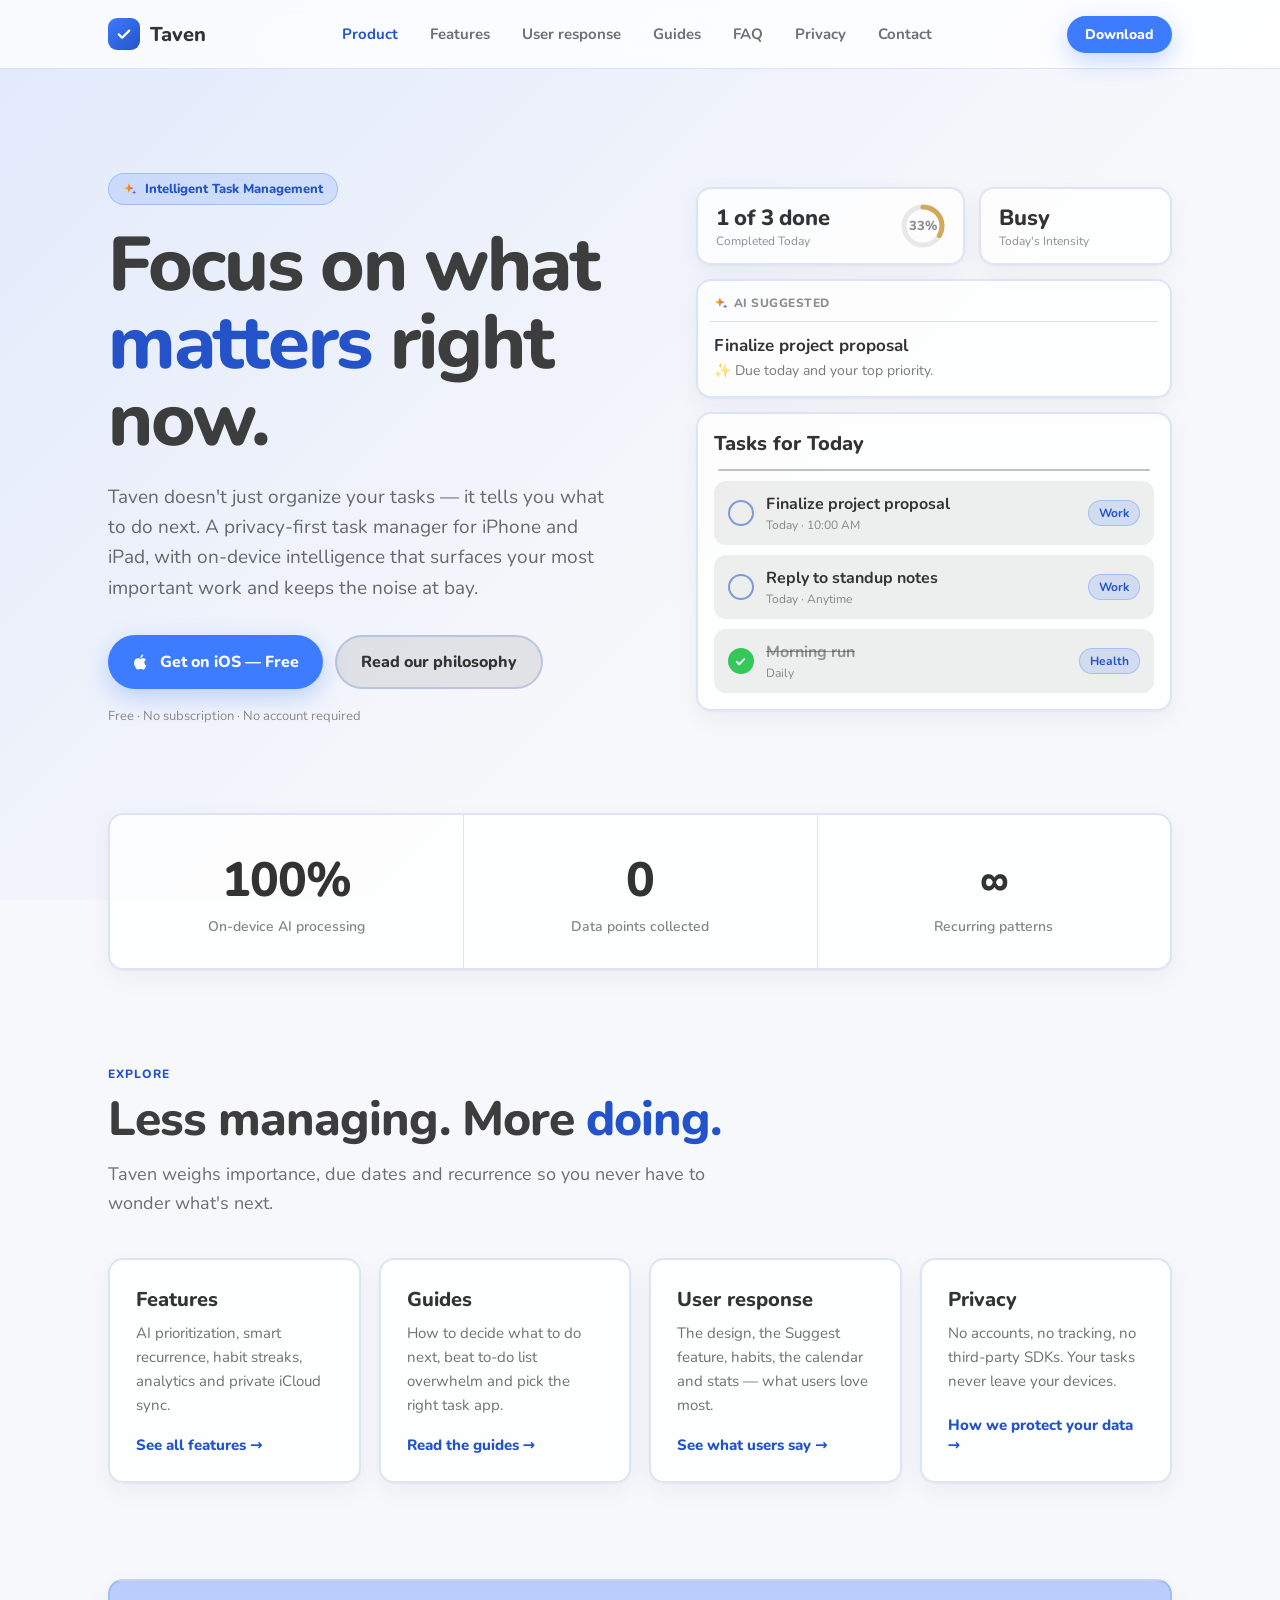
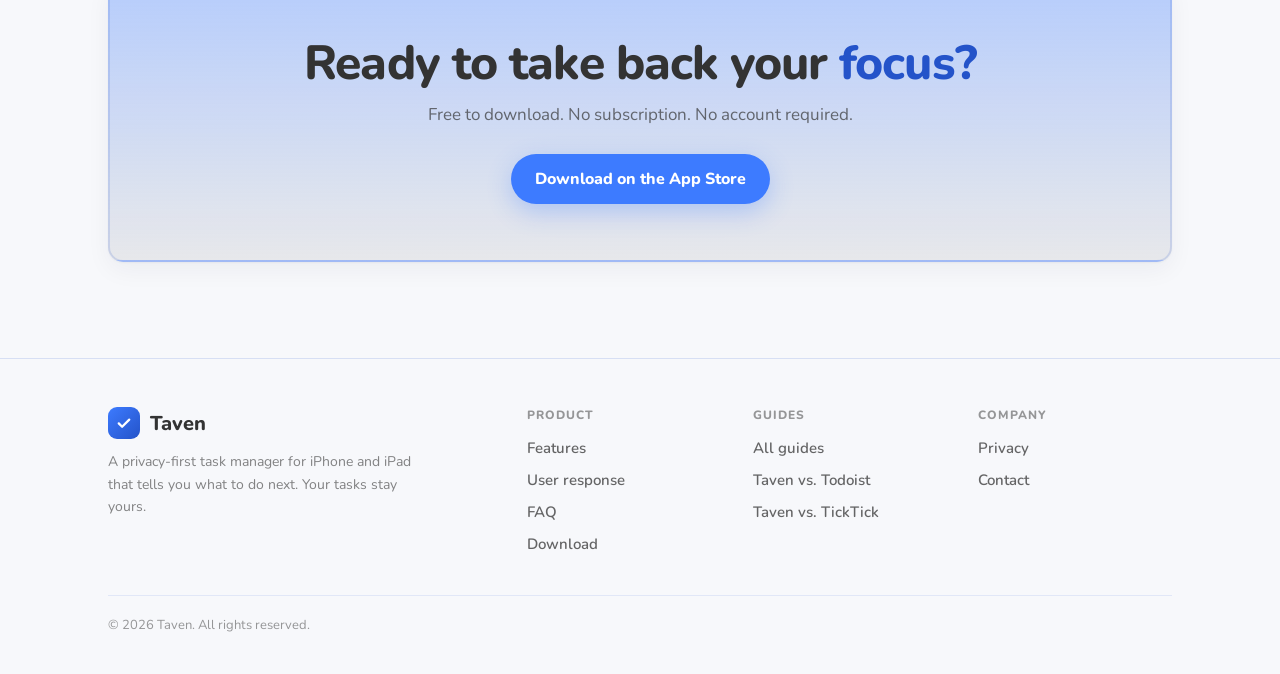
<file: index.html>
<!DOCTYPE html>
<html lang="en">
<head>
  <meta charset="UTF-8" />
  <meta name="viewport" content="width=device-width, initial-scale=1.0" />
  <meta name="color-scheme" content="light" />
  <title>Taven — AI To-Do List &amp; Task Manager for iPhone and iPad</title>
  <meta name="description" content="Taven is a free, privacy-first task manager for iPhone and iPad that tells you what to do next. On-device AI prioritizes your tasks — no account, no subscription, no data collection." />
  <meta name="robots" content="index, follow, max-snippet:-1, max-image-preview:large" />
  <link rel="canonical" href="https://tavenproductivity.com/" />
  <meta property="og:type" content="website" />
  <meta property="og:site_name" content="Taven" />
  <meta property="og:title" content="Taven — AI To-Do List &amp; Task Manager for iPhone and iPad" />
  <meta property="og:description" content="Taven is a free, privacy-first task manager for iPhone and iPad that tells you what to do next. On-device AI prioritizes your tasks — no account, no subscription, no data collection." />
  <meta property="og:url" content="https://tavenproductivity.com/" />
  <meta name="twitter:card" content="summary" />
  <meta name="apple-itunes-app" content="app-id=6761032737" />
  <link rel="alternate" type="text/plain" title="LLM summary" href="/llms.txt" />
  <script type="application/ld+json">
{
  "@context": "https://schema.org",
  "@graph": [
    {
      "@type": "MobileApplication",
      "name": "Taven",
      "alternateName": "Taven: AI To-Do List & Task Manager",
      "description": "Taven is a privacy-first task manager and AI to-do list for iPhone and iPad. It doesn't just organize your tasks — it tells you what to do next, using on-device AI that weighs importance, due dates and recurrence.",
      "operatingSystem": "iOS, iPadOS",
      "applicationCategory": "ProductivityApplication",
      "url": "https://tavenproductivity.com/",
      "downloadUrl": "https://apps.apple.com/app/id6761032737",
      "installUrl": "https://apps.apple.com/app/id6761032737",
      "offers": {
        "@type": "Offer",
        "price": "0",
        "priceCurrency": "USD"
      },
      "featureList": [
        "AI suggestion of the next task to do, with a reason",
        "On-device AI processing",
        "Smart recurring tasks (daily, weekly, monthly, yearly)",
        "Habit streaks",
        "Completion analytics, weekly charts and monthly heatmaps",
        "Built-in calendar",
        "Optional private iCloud sync",
        "No account required",
        "No data collection"
      ],
      "publisher": {
        "@id": "https://tavenproductivity.com/#org"
      },
      "@id": "https://tavenproductivity.com/#app"
    },
    {
      "@type": "Organization",
      "@id": "https://tavenproductivity.com/#org",
      "name": "Taven",
      "url": "https://tavenproductivity.com/",
      "email": "tavenproductivity@gmail.com",
      "sameAs": [
        "https://apps.apple.com/app/id6761032737"
      ]
    },
    {
      "@type": "WebSite",
      "name": "Taven",
      "url": "https://tavenproductivity.com/"
    }
  ]
}
  </script>
  <link rel="preconnect" href="https://fonts.googleapis.com" />
  <link rel="preconnect" href="https://fonts.gstatic.com" crossorigin />
  <!-- Nunito is only a fallback; Apple devices use SF Pro Rounded via ui-rounded -->
  <link href="https://fonts.googleapis.com/css2?family=Nunito:wght@400;500;600;700;800&display=swap" rel="stylesheet" />
  <style>
    /* ───────────────────────────────────────────────────────────
       Palette mirrors getColors() in Funcs.swift
       Swap --acc / --opp-acc for your exact BlueAccent / OppBlueAccent values.
       Keep in sync with privacy.html.
    ─────────────────────────────────────────────────────────── */
    :root {
    color-scheme: light;
      --acc: #3d7bff;            --acc-rgb: 61, 123, 255;
      --opp-acc: #2453c9;        --opp-acc-rgb: 36, 83, 201;
      --back: #f7f8fb;
      --opp-back: #333333;       --opp-back-rgb: 51, 51, 51;
      --nav-bg: rgba(255, 255, 255, 0.8);
      --font: ui-rounded, "SF Pro Rounded", "Nunito", -apple-system, BlinkMacSystemFont, system-ui, sans-serif;
      --r-card: 15px;
    }

    *, *::before, *::after { box-sizing: border-box; margin: 0; padding: 0; }
    html { scroll-behavior: smooth; scroll-padding-top: 80px; }
    body {
      font-family: var(--font);
      color: var(--opp-back);
      background-color: var(--back);
      background-image: linear-gradient(135deg, rgba(var(--acc-rgb), 0.12), var(--back) 60%);
      background-attachment: fixed;
      min-height: 100vh;
      overflow-x: hidden;
      -webkit-font-smoothing: antialiased;
    }
    a { color: inherit; }
    button { font: inherit; color: inherit; background: none; border: none; cursor: pointer; }
    .container { max-width: 1160px; margin: 0 auto; padding: 0 24px; }
    @media (min-width: 900px) { .container { padding: 0 48px; } }

    .frost {
      background: rgba(255, 255, 255, 0.78);
      box-shadow: 0 1px 2px rgba(20, 30, 60, 0.04), 0 8px 24px rgba(20, 30, 60, 0.05);
      border: 2px solid rgba(var(--opp-acc-rgb), 0.15);
      border-radius: var(--r-card);
    }
    .caption { font-size: 12px; color: rgba(var(--opp-back-rgb), 0.55); }
    .card-title { font-size: 22px; font-weight: 800; letter-spacing: -0.01em; }

    /* ── NAVBAR ── */
    .navbar {
      position: sticky; top: 0; z-index: 100;
      background: var(--nav-bg);
      backdrop-filter: blur(20px) saturate(1.5);
      -webkit-backdrop-filter: blur(20px) saturate(1.5);
      border-bottom: 1px solid rgba(var(--opp-acc-rgb), 0.15);
    }
    .navbar .container { height: 68px; display: flex; align-items: center; justify-content: space-between; gap: 24px; }
    .brand { display: flex; align-items: center; gap: 10px; text-decoration: none; font-size: 20px; font-weight: 800; }
    .brand-mark {
      width: 32px; height: 32px; border-radius: 9px; display: grid; place-items: center;
      background: linear-gradient(135deg, var(--acc), var(--opp-acc)); color: #fff;
    }
    .brand-mark svg { width: 18px; height: 18px; }
    .nav-links { display: flex; gap: 4px; list-style: none; }
    .nav-links a {
      display: block; padding: 8px 14px; border-radius: 999px; text-decoration: none;
      font-size: 15px; font-weight: 700; color: rgba(var(--opp-back-rgb), 0.7);
      transition: background .2s, color .2s;
    }
    .nav-links a:hover { background: rgba(var(--opp-back-rgb), 0.1); color: var(--opp-back); }
    .nav-links a[aria-current="page"] { color: var(--opp-acc); }
    .nav-links a { white-space: nowrap; }
    @media (max-width: 1120px) { .nav-links { gap: 0; } .nav-links a { padding: 8px 10px; font-size: 14px; } }
    @media (max-width: 900px) { .nav-links { display: none; } }

    .btn {
      display: inline-flex; align-items: center; gap: 10px;
      padding: 14px 24px; border-radius: 999px;
      font-size: 16px; font-weight: 800; text-decoration: none;
      transition: transform .15s ease-out, filter .2s, background .2s;
    }
    .btn:active { transform: scale(0.97); }
    .btn-sm { padding: 9px 18px; font-size: 14px; }
    .btn-primary { background: var(--acc); color: #fff; box-shadow: 0 8px 24px rgba(var(--acc-rgb), 0.3); }
    .btn-primary:hover { filter: brightness(1.07); transform: translateY(-1px); }
    .btn-secondary { background: rgba(var(--opp-back-rgb), 0.1); border: 2px solid rgba(var(--opp-acc-rgb), 0.2); color: var(--opp-back); }
    .btn-secondary:hover { background: rgba(var(--opp-back-rgb), 0.16); }

    /* ── HERO ── */
    .hero { padding: 80px 0 72px; display: grid; grid-template-columns: 1fr; gap: 48px; align-items: center; }
    @media (min-width: 960px) { .hero { grid-template-columns: 1.1fr 1fr; gap: 64px; padding: 104px 0 88px; } }
    .eyebrow {
      display: inline-flex; align-items: center; gap: 8px; padding: 6px 14px; border-radius: 999px; margin-bottom: 22px;
      font-size: 13px; font-weight: 800; color: var(--opp-acc);
      background: rgba(var(--acc-rgb), 0.15); border: 1px solid rgba(var(--acc-rgb), 0.3);
    }
    .eyebrow svg { width: 14px; height: 14px; }
    .h1 {
      font-size: clamp(44px, 6.5vw, 76px); font-weight: 800; line-height: 1.02; letter-spacing: -0.03em;
      color: rgba(var(--opp-back-rgb), 0.95); margin-bottom: 22px;
    }
    .h1 span { color: var(--opp-acc); }
    .lede { font-size: 19px; line-height: 1.6; color: rgba(var(--opp-back-rgb), 0.72); max-width: 500px; margin-bottom: 32px; }
    .actions { display: flex; flex-wrap: wrap; gap: 12px; }
    .note { font-size: 13px; margin-top: 18px; color: rgba(var(--opp-back-rgb), 0.55); }

    /* App preview */
    .preview { display: flex; flex-direction: column; gap: 14px; max-width: 480px; width: 100%; justify-self: center; }
    .row-card { display: flex; align-items: center; justify-content: space-between; padding: 14px 18px; min-height: 76px; }
    .preview-pair { display: grid; grid-template-columns: 1.4fr 1fr; gap: 14px; }
    .ring { width: 44px; height: 44px; position: relative; flex-shrink: 0; }
    .ring svg { transform: rotate(-90deg); }
    .ring .pct { position: absolute; inset: 0; display: grid; place-items: center; font-size: 13px; font-weight: 800; color: rgba(var(--opp-back-rgb), 0.55); }
    .ring .track { stroke: rgba(var(--opp-back-rgb), 0.1); }
    .ring .fill { transition: stroke-dashoffset .5s ease-out, stroke .5s; }
    .ai-head { display: flex; align-items: center; gap: 6px; padding: 14px 16px 10px; }
    .ai-head svg { width: 14px; height: 14px; }
    .ai-head span { font-size: 12px; font-weight: 800; letter-spacing: .5px; text-transform: uppercase; color: rgba(var(--opp-back-rgb), .55); }
    .divider { height: 1px; margin: 0 12px; background: rgba(var(--opp-back-rgb), .15); }
    .ai-body { padding: 12px 16px 16px; }
    .ai-task { font-size: 17px; font-weight: 700; }
    .ai-reason { font-size: 14px; margin-top: 4px; color: rgba(var(--opp-back-rgb), .65); }
    .list-card { padding: 16px; }
    .list-card h3 { font-size: 20px; font-weight: 800; }
    .rule { height: 2px; border-radius: 5px; background: rgba(var(--opp-back-rgb), .3); margin: 12px 4px 10px; }
    .tasks { display: flex; flex-direction: column; gap: 10px; list-style: none; }
    .task { display: flex; align-items: center; gap: 12px; padding: 12px 14px; border-radius: 12px; background: rgba(var(--opp-back-rgb), .08); }
    .check { width: 26px; height: 26px; border-radius: 50%; flex-shrink: 0; border: 2px solid rgba(var(--opp-acc-rgb), .55); display: grid; place-items: center; transition: background .2s, transform .15s; }
    .check:active { transform: scale(.9); }
    .check svg { width: 13px; height: 13px; opacity: 0; color: #fff; transition: opacity .2s; }
    .task.done .check { background: #34c759; border-color: #34c759; }
    .task.done .check svg { opacity: 1; }
    .task-body { flex: 1; min-width: 0; }
    .task-name { font-size: 16px; font-weight: 700; white-space: nowrap; overflow: hidden; text-overflow: ellipsis; }
    .task.done .task-name { text-decoration: line-through; color: rgba(var(--opp-back-rgb), .5); }
    .task-sub { font-size: 12px; margin-top: 2px; color: rgba(var(--opp-back-rgb), .55); }
    .tag { font-size: 12px; font-weight: 700; padding: 4px 10px; border-radius: 999px; flex-shrink: 0; color: var(--opp-acc); background: rgba(var(--acc-rgb), .15); border: 1px solid rgba(var(--acc-rgb), .3); }

    /* ── STATS STRIP ── */
    .strip { display: grid; grid-template-columns: repeat(3, 1fr); }
    .strip-item { padding: 32px 16px; text-align: center; }
    .strip-item + .strip-item { border-left: 1px solid rgba(var(--opp-acc-rgb), .15); }
    .strip-item .v { font-size: clamp(32px, 5vw, 48px); font-weight: 800; letter-spacing: -0.02em; }
    .strip-item .l { font-size: 14px; font-weight: 600; margin-top: 4px; color: rgba(var(--opp-back-rgb), .6); }

    /* ── SECTIONS ── */
    section.block { padding: 96px 0 0; }
    .section-head { max-width: 640px; margin-bottom: 40px; }
    .label { font-size: 12px; font-weight: 800; letter-spacing: .08em; text-transform: uppercase; color: var(--opp-acc); margin-bottom: 12px; }
    .h2 { font-size: clamp(32px, 4.5vw, 48px); font-weight: 800; letter-spacing: -0.02em; line-height: 1.08; color: rgba(var(--opp-back-rgb), .95); }
    .h2 span { color: var(--opp-acc); }
    .section-head p { font-size: 18px; line-height: 1.6; margin-top: 14px; color: rgba(var(--opp-back-rgb), .7); }


    /* ── PAGE HEAD (sub-pages) ── */
    .page-head { padding: 80px 0 16px; max-width: 760px; }
    .page-head .lede { max-width: 640px; margin-bottom: 0; }

    /* ── EXPLORE TILES (home) ── */
    .explore { display: grid; grid-template-columns: 1fr; gap: 18px; }
    @media (min-width: 640px) { .explore { grid-template-columns: repeat(2, 1fr); } }
    @media (min-width: 1100px) { .explore { grid-template-columns: repeat(4, 1fr); } }
    .tile { display: flex; flex-direction: column; padding: 26px; text-decoration: none; transition: transform .15s, border-color .2s; }
    .tile:hover { transform: translateY(-2px); border-color: rgba(var(--opp-acc-rgb), .4); }
    .tile h3 { font-size: 20px; font-weight: 800; margin-bottom: 8px; }
    .tile p { font-size: 15px; line-height: 1.6; color: rgba(var(--opp-back-rgb), .7); flex: 1; }
    .tile .go { margin-top: 18px; font-size: 15px; font-weight: 800; color: var(--opp-acc); }
    /* ── CTA ── */
    .cta {
      margin: 96px 0 0; padding: 56px 32px; text-align: center;
      background: linear-gradient(to bottom, rgba(var(--acc-rgb), .35), rgba(var(--opp-back-rgb), .08));
    }
    .cta h2 { font-size: clamp(32px, 4.5vw, 48px); font-weight: 800; letter-spacing: -0.02em; line-height: 1.1; }
    .cta h2 span { color: var(--opp-acc); }
    .cta p { margin: 14px auto 28px; max-width: 460px; font-size: 17px; color: rgba(var(--opp-back-rgb), .7); }

    /* ── FOOTER ── */
    .footer { margin-top: 96px; border-top: 1px solid rgba(var(--opp-acc-rgb), .15); padding: 48px 0 40px; }
    .footer-grid { display: grid; grid-template-columns: 1fr; gap: 32px; }
    @media (min-width: 720px) { .footer-grid { grid-template-columns: 2fr 1fr 1fr 1fr; } }

    .footer p { font-size: 14px; line-height: 1.6; margin-top: 12px; max-width: 320px; color: rgba(var(--opp-back-rgb), .6); }
    .footer h4 { font-size: 12px; font-weight: 800; letter-spacing: .08em; text-transform: uppercase; color: rgba(var(--opp-back-rgb), .5); margin-bottom: 14px; }
    .footer ul { list-style: none; display: grid; gap: 10px; }
    .footer ul a { text-decoration: none; font-size: 15px; font-weight: 600; color: rgba(var(--opp-back-rgb), .75); }
    .footer ul a:hover { color: var(--opp-acc); }
    .copyright { margin-top: 40px; padding-top: 20px; border-top: 1px solid rgba(var(--opp-acc-rgb), .1); font-size: 13px; color: rgba(var(--opp-back-rgb), .5); }

    .fw { position: fixed; inset: 0; pointer-events: none; z-index: 300; }
    .fw i { position: absolute; width: 5px; height: 5px; border-radius: 50%; }

    :focus-visible { outline: 2.5px solid var(--opp-acc); outline-offset: 3px; border-radius: 8px; }
    @media (prefers-reduced-motion: reduce) {
      *, *::before, *::after { transition: none !important; animation: none !important; scroll-behavior: auto !important; }
    }

    /* MOBILE MENU */
    .nav-right { display: flex; align-items: center; gap: 10px; }
    .menu { position: relative; display: none; }
    @media (max-width: 900px) { .menu { display: block; } }
    .menu summary { list-style: none; cursor: pointer; width: 40px; height: 40px; border-radius: 12px; display: grid; place-items: center; background: rgba(var(--opp-back-rgb), .08); }
    .menu summary::-webkit-details-marker { display: none; }
    .menu summary svg { width: 22px; height: 22px; }
    .menu ul { position: absolute; right: 0; top: 50px; min-width: 200px; list-style: none; padding: 8px; border-radius: 14px; background: #fff; border: 1px solid rgba(var(--opp-acc-rgb), .15); box-shadow: 0 12px 32px rgba(20, 30, 60, .14); }
    .menu a { display: block; padding: 11px 14px; border-radius: 10px; text-decoration: none; font-size: 16px; font-weight: 700; color: var(--opp-back); }
    .menu a:hover { background: rgba(var(--acc-rgb), .1); color: var(--opp-acc); }
  </style>
</head>
<body>

<header class="navbar">
  <div class="container">
    <a href="/" class="brand" aria-label="Taven home">
      <span class="brand-mark"><svg viewBox="0 0 24 24" fill="none" stroke="currentColor" stroke-width="3" stroke-linecap="round" stroke-linejoin="round" aria-hidden="true"><path d="M5 12.5l4.5 4.5L19 7.5"/></svg></span>
      Taven
    </a>
    <nav aria-label="Main">
      <ul class="nav-links">
        <li><a href="/" aria-current="page">Product</a></li>
        <li><a href="/features.html">Features</a></li>
        <li><a href="/user-response.html">User response</a></li>
        <li><a href="/guides/">Guides</a></li>
        <li><a href="/faq.html">FAQ</a></li>
        <li><a href="/privacy.html">Privacy</a></li>
        <li><a href="mailto:tavenproductivity@gmail.com">Contact</a></li>
      </ul>
    </nav>
    <div class="nav-right">
      <a href="https://apps.apple.com/app/id6761032737" class="btn btn-primary btn-sm">Download</a>
      <details class="menu"><summary aria-label="Menu"><svg viewBox="0 0 24 24" fill="none" stroke="currentColor" stroke-width="2.4" stroke-linecap="round" aria-hidden="true"><path d="M4 7h16M4 12h16M4 17h16"/></svg></summary><ul><li><a href="/">Product</a></li><li><a href="/features.html">Features</a></li><li><a href="/user-response.html">User response</a></li><li><a href="/guides/">Guides</a></li><li><a href="/faq.html">FAQ</a></li><li><a href="/privacy.html">Privacy</a></li><li><a href="mailto:tavenproductivity@gmail.com">Contact</a></li></ul></details>
    </div>
  </div>
</header>

<main class="container">

  <!-- HERO -->
  <section class="hero">
    <div>
      <div class="eyebrow">
        <svg viewBox="0 0 24 24" aria-hidden="true"><defs><linearGradient id="spk" x1="0" x2="1"><stop offset="0" stop-color="#ffcc00"/><stop offset=".35" stop-color="#ff9500"/><stop offset=".7" stop-color="#af52de"/><stop offset="1" stop-color="#007aff"/></linearGradient></defs><path fill="url(#spk)" d="M10 2l2.2 6.3L18.5 10.5 12.2 12.7 10 19l-2.2-6.3L1.5 10.5l6.3-2.2zM19 14l1 2.8 2.8 1-2.8 1L19 21.6l-1-2.8-2.8-1 2.8-1z"/></svg>
        Intelligent Task Management
      </div>
      <h1 class="h1">Focus on what <span>matters</span> right now.</h1>
      <p class="lede">Taven doesn't just organize your tasks — it tells you what to do next. A privacy-first task manager for iPhone and iPad, with on-device intelligence that surfaces your most important work and keeps the noise at bay.</p>
      <div class="actions">
        <a href="https://apps.apple.com/app/id6761032737" class="btn btn-primary">
          <svg width="18" height="18" viewBox="0 0 24 24" fill="currentColor" aria-hidden="true"><path d="M16.4 12.6c0-2.5 2-3.7 2.1-3.7-1.2-1.7-3-1.9-3.6-2-1.5-.2-3 .9-3.8.9-.8 0-2-.9-3.3-.8-1.7 0-3.3 1-4.1 2.5-1.8 3.1-.5 7.6 1.3 10.1.8 1.2 1.8 2.6 3.1 2.5 1.3 0 1.7-.8 3.3-.8 1.5 0 1.9.8 3.3.8 1.4 0 2.2-1.2 3-2.5 1-1.4 1.4-2.8 1.4-2.8 0-.1-2.7-1-2.7-4.2zM14 5.1c.7-.8 1.1-2 1-3.1-1 0-2.2.7-2.9 1.5-.6.7-1.2 1.9-1 3 1.1.1 2.2-.6 2.9-1.4z"/></svg>
          Get on iOS — Free
        </a>
        <a href="/privacy.html" class="btn btn-secondary">Read our philosophy</a>
      </div>
      <p class="note">Free · No subscription · No account required</p>
    </div>

    <div class="preview" aria-label="App preview — try checking off a task">
      <div class="preview-pair">
        <div class="row-card frost">
          <div>
            <div class="card-title" id="doneText">1 of 3 done</div>
            <div class="caption">Completed Today</div>
          </div>
          <div class="ring">
            <svg width="44" height="44" viewBox="0 0 44 44" aria-hidden="true">
              <circle class="track" cx="22" cy="22" r="19" fill="none" stroke-width="5"/>
              <circle class="fill" id="ringFill" cx="22" cy="22" r="19" fill="none" stroke-width="5" stroke-linecap="round" stroke-dasharray="119.38" stroke-dashoffset="119.38"/>
            </svg>
            <div class="pct" id="pct">33%</div>
          </div>
        </div>
        <div class="row-card frost">
          <div>
            <div class="card-title">Busy</div>
            <div class="caption">Today's Intensity</div>
          </div>
        </div>
      </div>

      <div class="frost">
        <div class="ai-head">
          <svg viewBox="0 0 24 24" aria-hidden="true"><path fill="url(#spk)" d="M10 2l2.2 6.3L18.5 10.5 12.2 12.7 10 19l-2.2-6.3L1.5 10.5l6.3-2.2zM19 14l1 2.8 2.8 1-2.8 1L19 21.6l-1-2.8-2.8-1 2.8-1z"/></svg>
          <span>AI Suggested</span>
        </div>
        <div class="divider"></div>
        <div class="ai-body" aria-live="polite">
          <div class="ai-task" id="aiTask">Finalize project proposal</div>
          <div class="ai-reason" id="aiReason">✨ Due today and your top priority.</div>
        </div>
      </div>

      <div class="list-card frost">
        <h3>Tasks for Today</h3>
        <div class="rule"></div>
        <ul class="tasks" id="taskList">
          <li class="task" data-name="Finalize project proposal" data-reason="Due today and your top priority.">
            <button class="check" aria-pressed="false" aria-label="Complete Finalize project proposal"><svg viewBox="0 0 24 24" fill="none" stroke="currentColor" stroke-width="3.5" stroke-linecap="round" stroke-linejoin="round"><path d="M5 12.5l4.5 4.5L19 7.5"/></svg></button>
            <div class="task-body"><div class="task-name">Finalize project proposal</div><div class="task-sub">Today · 10:00 AM</div></div>
            <span class="tag">Work</span>
          </li>
          <li class="task" data-name="Reply to standup notes" data-reason="Quick win — clear it before lunch.">
            <button class="check" aria-pressed="false" aria-label="Complete Reply to standup notes"><svg viewBox="0 0 24 24" fill="none" stroke="currentColor" stroke-width="3.5" stroke-linecap="round" stroke-linejoin="round"><path d="M5 12.5l4.5 4.5L19 7.5"/></svg></button>
            <div class="task-body"><div class="task-name">Reply to standup notes</div><div class="task-sub">Today · Anytime</div></div>
            <span class="tag">Work</span>
          </li>
          <li class="task done" data-name="Morning run" data-reason="It's part of your daily routine.">
            <button class="check" aria-pressed="true" aria-label="Complete Morning run"><svg viewBox="0 0 24 24" fill="none" stroke="currentColor" stroke-width="3.5" stroke-linecap="round" stroke-linejoin="round"><path d="M5 12.5l4.5 4.5L19 7.5"/></svg></button>
            <div class="task-body"><div class="task-name">Morning run</div><div class="task-sub">Daily</div></div>
            <span class="tag">Health</span>
          </li>
        </ul>
      </div>
    </div>
  </section>

  <!-- STATS STRIP -->
  <section class="strip frost" aria-label="Key facts">
    <div class="strip-item"><div class="v">100%</div><div class="l">On-device AI processing</div></div>
    <div class="strip-item"><div class="v">0</div><div class="l">Data points collected</div></div>
    <div class="strip-item"><div class="v">∞</div><div class="l">Recurring patterns</div></div>
  </section>

  <!-- EXPLORE -->
  <section class="block" aria-labelledby="explore-h">
    <div class="section-head">
      <div class="label">Explore</div>
      <h2 class="h2" id="explore-h">Less managing. More <span>doing.</span></h2>
      <p>Taven weighs importance, due dates and recurrence so you never have to wonder what's next.</p>
    </div>
    <div class="explore">
      <a class="tile frost" href="/features.html">
        <h3>Features</h3>
        <p>AI prioritization, smart recurrence, habit streaks, analytics and private iCloud sync.</p>
        <span class="go">See all features →</span>
      </a>
      <a class="tile frost" href="/guides/">
        <h3>Guides</h3>
        <p>How to decide what to do next, beat to-do list overwhelm and pick the right task app.</p>
        <span class="go">Read the guides →</span>
      </a>
      <a class="tile frost" href="/user-response.html">
        <h3>User response</h3>
        <p>The design, the Suggest feature, habits, the calendar and stats — what users love most.</p>
        <span class="go">See what users say →</span>
      </a>
      <a class="tile frost" href="/privacy.html">
        <h3>Privacy</h3>
        <p>No accounts, no tracking, no third-party SDKs. Your tasks never leave your devices.</p>
        <span class="go">How we protect your data →</span>
      </a>
    </div>
  </section>

  <!-- CTA -->
  <section class="cta frost">
    <h2>Ready to take back your <span>focus?</span></h2>
    <p>Free to download. No subscription. No account required.</p>
    <a href="https://apps.apple.com/app/id6761032737" class="btn btn-primary">Download on the App Store</a>
  </section>
</main>

<footer class="footer">
  <div class="container">
    <div class="footer-grid">
      <div>
        <a href="/" class="brand">
          <span class="brand-mark"><svg viewBox="0 0 24 24" fill="none" stroke="currentColor" stroke-width="3" stroke-linecap="round" stroke-linejoin="round" aria-hidden="true"><path d="M5 12.5l4.5 4.5L19 7.5"/></svg></span>
          Taven
        </a>
        <p>A privacy-first task manager for iPhone and iPad that tells you what to do next. Your tasks stay yours.</p>
      </div>
      <div>
        <h4>Product</h4>
        <ul>
          <li><a href="/features.html">Features</a></li>
          <li><a href="/user-response.html">User response</a></li>
          <li><a href="/faq.html">FAQ</a></li>
          <li><a href="https://apps.apple.com/app/id6761032737">Download</a></li>
        </ul>
      </div>
      <div>
        <h4>Guides</h4>
        <ul>
          <li><a href="/guides/">All guides</a></li>
          <li><a href="/compare/taven-vs-todoist.html">Taven vs. Todoist</a></li>
          <li><a href="/compare/taven-vs-ticktick.html">Taven vs. TickTick</a></li>
        </ul>
      </div>
      <div>
        <h4>Company</h4>
        <ul>
          <li><a href="/privacy.html">Privacy</a></li>
          <li><a href="mailto:tavenproductivity@gmail.com">Contact</a></li>
        </ul>
      </div>
    </div>
    <div class="copyright">© <span id="year">2026</span> Taven. All rights reserved.</div>
  </div>
</footer>

<script>
(() => {
  const reduceMotion = window.matchMedia('(prefers-reduced-motion: reduce)').matches;
  const now = new Date();
  document.getElementById('year').textContent = now.getFullYear();

  // Interactive preview
  const tasks = [...document.querySelectorAll('#taskList .task')];
  const C = 2 * Math.PI * 19;
  function refresh() {
    const done = tasks.filter(t => t.classList.contains('done')).length;
    const p = done / tasks.length;
    const ring = document.getElementById('ringFill');
    ring.style.strokeDashoffset = C * (1 - p);
    ring.style.stroke = `hsla(${p * 120}, 75%, 45%, 0.7)`;
    document.getElementById('pct').textContent = Math.round(p * 100) + '%';
    document.getElementById('doneText').textContent = `${done} of ${tasks.length} done`;
    const next = tasks.find(t => !t.classList.contains('done'));
    document.getElementById('aiTask').textContent = next ? next.dataset.name : 'No suggestions right now.';
    document.getElementById('aiReason').textContent = next ? '✨ ' + next.dataset.reason : 'Great job!';
  }
  tasks.forEach(t => {
    t.querySelector('.check').addEventListener('click', e => {
      const nowDone = t.classList.toggle('done');
      e.currentTarget.setAttribute('aria-pressed', nowDone);
      if (nowDone) fireworks();
      refresh();
    });
  });
  refresh();

  // Fireworks — same shape as the app's FireworkBurst
  function fireworks() {
    if (reduceMotion) return;
    const layer = document.createElement('div');
    layer.className = 'fw';
    document.body.appendChild(layer);
    [0, 300, 600].forEach(delay => setTimeout(() => {
      const cx = Math.random() * innerWidth, cy = Math.random() * innerHeight;
      for (let ring = 0; ring < 8; ring++) for (let p = 0; p < 12; p++) {
        const dot = document.createElement('i');
        const r = () => Math.round(128 + Math.random() * 127);
        dot.style.background = `rgb(${r()},${r()},${r()})`;
        dot.style.left = cx + 'px'; dot.style.top = cy + 'px';
        layer.appendChild(dot);
        const a = p * Math.PI * 2 / 12, rad = (ring + 1) * 30;
        dot.animate([{ transform: 'translate(0,0)', opacity: 1 },
                     { transform: `translate(${Math.cos(a) * rad}px, ${Math.sin(a) * rad}px)`, opacity: 0 }],
                    { duration: 1300, easing: 'ease-out', fill: 'forwards' });
      }
    }, delay));
    setTimeout(() => layer.remove(), 2400);
  }
})();
</script>
</body>
</html>
</file>
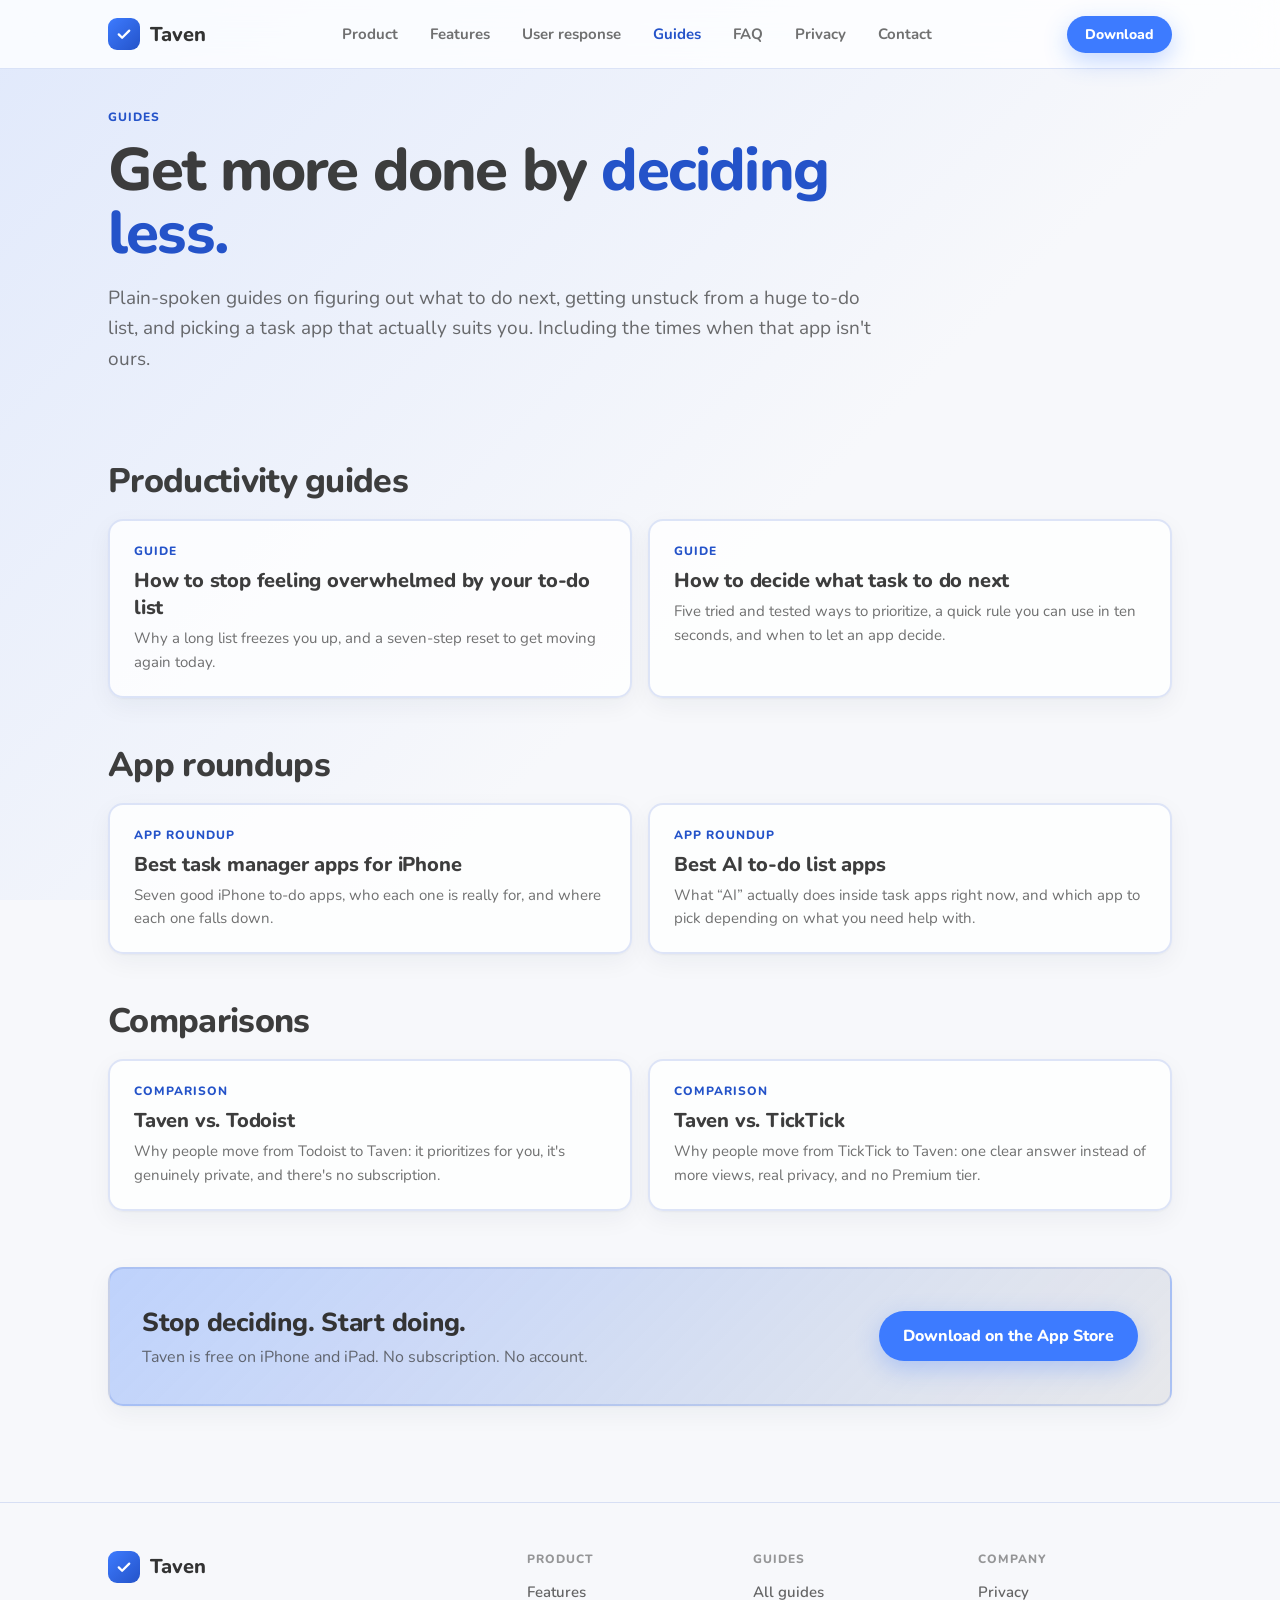
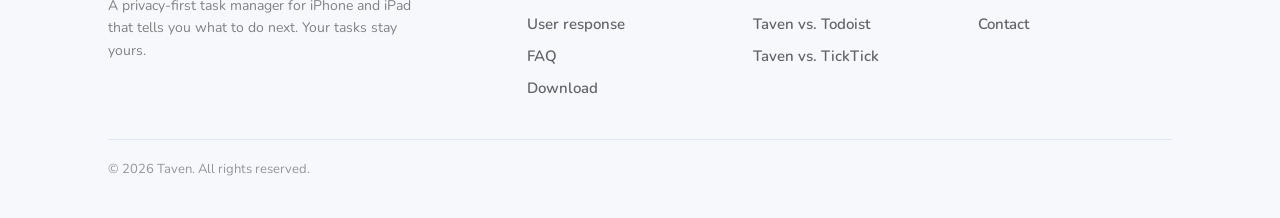
<file: guides/index.html>
<!DOCTYPE html>
<html lang="en">
<head>
  <meta charset="UTF-8" />
  <meta name="viewport" content="width=device-width, initial-scale=1.0" />
  <meta name="color-scheme" content="light" />
  <title>Productivity Guides and Task App Comparisons | Taven</title>
  <meta name="description" content="Plain-spoken guides on figuring out what to do next, getting unstuck from a huge to-do list, and picking a task app for iPhone and iPad, plus honest comparisons of Taven, Todoist and TickTick." />
  <meta name="robots" content="index, follow, max-snippet:-1" />
  <link rel="canonical" href="https://tavenproductivity.com/guides/" />
  <meta property="og:type" content="article" />
  <meta property="og:site_name" content="Taven" />
  <meta property="og:title" content="Productivity Guides and Task App Comparisons | Taven" />
  <meta property="og:description" content="Plain-spoken guides on figuring out what to do next, getting unstuck from a huge to-do list, and picking a task app for iPhone and iPad, plus honest comparisons of Taven, Todoist and TickTick." />
  <meta property="og:url" content="https://tavenproductivity.com/guides/" />
  <meta name="twitter:card" content="summary" />
  <meta name="apple-itunes-app" content="app-id=6761032737" />
  <link rel="preconnect" href="https://fonts.googleapis.com" />
  <link rel="preconnect" href="https://fonts.gstatic.com" crossorigin />
  <link href="https://fonts.googleapis.com/css2?family=Nunito:wght@400;500;600;700;800&display=swap" rel="stylesheet" />
  <link rel="stylesheet" href="/assets/site.css" />
  <script type="application/ld+json">
{
  "@context": "https://schema.org",
  "@graph": [
    {
      "@type": "CollectionPage",
      "name": "Productivity Guides and Task App Comparisons | Taven",
      "description": "Plain-spoken guides on figuring out what to do next, getting unstuck from a huge to-do list, and picking a task app for iPhone and iPad, plus honest comparisons of Taven, Todoist and TickTick.",
      "url": "https://tavenproductivity.com/guides/",
      "publisher": {
        "@type": "Organization",
        "name": "Taven",
        "url": "https://tavenproductivity.com/"
      }
    },
    {
      "@type": "ItemList",
      "itemListElement": [
        {
          "@type": "ListItem",
          "position": 1,
          "url": "https://tavenproductivity.com/guides/best-task-manager-apps-iphone.html",
          "name": "Best task manager apps for iPhone"
        },
        {
          "@type": "ListItem",
          "position": 2,
          "url": "https://tavenproductivity.com/guides/best-ai-to-do-list-apps.html",
          "name": "Best AI to-do list apps"
        },
        {
          "@type": "ListItem",
          "position": 3,
          "url": "https://tavenproductivity.com/guides/to-do-list-overwhelm.html",
          "name": "How to stop feeling overwhelmed by your to-do list"
        },
        {
          "@type": "ListItem",
          "position": 4,
          "url": "https://tavenproductivity.com/guides/what-task-to-do-next.html",
          "name": "How to decide what task to do next"
        },
        {
          "@type": "ListItem",
          "position": 5,
          "url": "https://tavenproductivity.com/compare/taven-vs-todoist.html",
          "name": "Taven vs. Todoist"
        },
        {
          "@type": "ListItem",
          "position": 6,
          "url": "https://tavenproductivity.com/compare/taven-vs-ticktick.html",
          "name": "Taven vs. TickTick"
        }
      ]
    }
  ]
}
  </script>
</head>
<body>

<header class="navbar">
  <div class="container">
    <a href="/" class="brand" aria-label="Taven home">
      <span class="brand-mark"><svg viewBox="0 0 24 24" fill="none" stroke="currentColor" stroke-width="3" stroke-linecap="round" stroke-linejoin="round" aria-hidden="true"><path d="M5 12.5l4.5 4.5L19 7.5"/></svg></span>
      Taven
    </a>
    <nav aria-label="Main">
      <ul class="nav-links">
        <li><a href="/">Product</a></li>
        <li><a href="/features.html">Features</a></li>
        <li><a href="/user-response.html">User response</a></li>
        <li><a href="/guides/" aria-current="page">Guides</a></li>
        <li><a href="/faq.html">FAQ</a></li>
        <li><a href="/privacy.html">Privacy</a></li>
        <li><a href="mailto:tavenproductivity@gmail.com">Contact</a></li>
      </ul>
    </nav>
    <div class="nav-right">
      <a href="https://apps.apple.com/app/id6761032737" class="btn btn-primary btn-sm">Download</a>
      <details class="menu"><summary aria-label="Menu"><svg viewBox="0 0 24 24" fill="none" stroke="currentColor" stroke-width="2.4" stroke-linecap="round" aria-hidden="true"><path d="M4 7h16M4 12h16M4 17h16"/></svg></summary><ul><li><a href="/">Product</a></li><li><a href="/features.html">Features</a></li><li><a href="/user-response.html">User response</a></li><li><a href="/guides/">Guides</a></li><li><a href="/faq.html">FAQ</a></li><li><a href="/privacy.html">Privacy</a></li><li><a href="mailto:tavenproductivity@gmail.com">Contact</a></li></ul></details>
    </div>
  </div>
</header>

<main class="container">
  <section class="page-head">
    <div class="label">Guides</div>
    <h1 class="h1">Get more done by <span>deciding less.</span></h1>
    <p class="lede">Plain-spoken guides on figuring out what to do next, getting unstuck from a huge to-do list, and picking a task app that actually suits you. Including the times when that app isn't ours.</p>
  </section>

  <article class="article" style="max-width:none;padding-top:0">
    <h2>Productivity guides</h2>
    <div class="grid">
      <a class="tile frost" href="/guides/to-do-list-overwhelm.html"><div class="k">Guide</div><h3>How to stop feeling overwhelmed by your to-do list</h3><p>Why a long list freezes you up, and a seven-step reset to get moving again today.</p></a>
      <a class="tile frost" href="/guides/what-task-to-do-next.html"><div class="k">Guide</div><h3>How to decide what task to do next</h3><p>Five tried and tested ways to prioritize, a quick rule you can use in ten seconds, and when to let an app decide.</p></a>
    </div>
    <h2>App roundups</h2>
    <div class="grid">
      <a class="tile frost" href="/guides/best-task-manager-apps-iphone.html"><div class="k">App roundup</div><h3>Best task manager apps for iPhone</h3><p>Seven good iPhone to-do apps, who each one is really for, and where each one falls down.</p></a>
      <a class="tile frost" href="/guides/best-ai-to-do-list-apps.html"><div class="k">App roundup</div><h3>Best AI to-do list apps</h3><p>What “AI” actually does inside task apps right now, and which app to pick depending on what you need help with.</p></a>
    </div>
    <h2 id="compare">Comparisons</h2>
    <div class="grid">
      <a class="tile frost" href="/compare/taven-vs-todoist.html"><div class="k">Comparison</div><h3>Taven vs. Todoist</h3><p>Why people move from Todoist to Taven: it prioritizes for you, it&#x27;s genuinely private, and there&#x27;s no subscription.</p></a>
      <a class="tile frost" href="/compare/taven-vs-ticktick.html"><div class="k">Comparison</div><h3>Taven vs. TickTick</h3><p>Why people move from TickTick to Taven: one clear answer instead of more views, real privacy, and no Premium tier.</p></a>
    </div>
  </article>

  <section class="cta frost">
    <div>
      <h2>Stop deciding. Start doing.</h2>
      <p>Taven is free on iPhone and iPad. No subscription. No account.</p>
    </div>
    <a class="btn btn-primary" href="https://apps.apple.com/app/id6761032737">Download on the App Store</a>
  </section>
</main>

<footer class="footer">
  <div class="container">
    <div class="footer-grid">
      <div>
        <a href="/" class="brand">
          <span class="brand-mark"><svg viewBox="0 0 24 24" fill="none" stroke="currentColor" stroke-width="3" stroke-linecap="round" stroke-linejoin="round" aria-hidden="true"><path d="M5 12.5l4.5 4.5L19 7.5"/></svg></span>
          Taven
        </a>
        <p>A privacy-first task manager for iPhone and iPad that tells you what to do next. Your tasks stay yours.</p>
      </div>
      <div>
        <h4>Product</h4>
        <ul>
          <li><a href="/features.html">Features</a></li>
          <li><a href="/user-response.html">User response</a></li>
          <li><a href="/faq.html">FAQ</a></li>
          <li><a href="https://apps.apple.com/app/id6761032737">Download</a></li>
        </ul>
      </div>
      <div>
        <h4>Guides</h4>
        <ul>
          <li><a href="/guides/">All guides</a></li>
          <li><a href="/compare/taven-vs-todoist.html">Taven vs. Todoist</a></li>
          <li><a href="/compare/taven-vs-ticktick.html">Taven vs. TickTick</a></li>
        </ul>
      </div>
      <div>
        <h4>Company</h4>
        <ul>
          <li><a href="/privacy.html">Privacy</a></li>
          <li><a href="mailto:tavenproductivity@gmail.com">Contact</a></li>
        </ul>
      </div>
    </div>
    <div class="copyright">© <span id="year">2026</span> Taven. All rights reserved.</div>
  </div>
</footer>
<script>document.getElementById('year').textContent = new Date().getFullYear();</script>
</body>
</html>
</file>
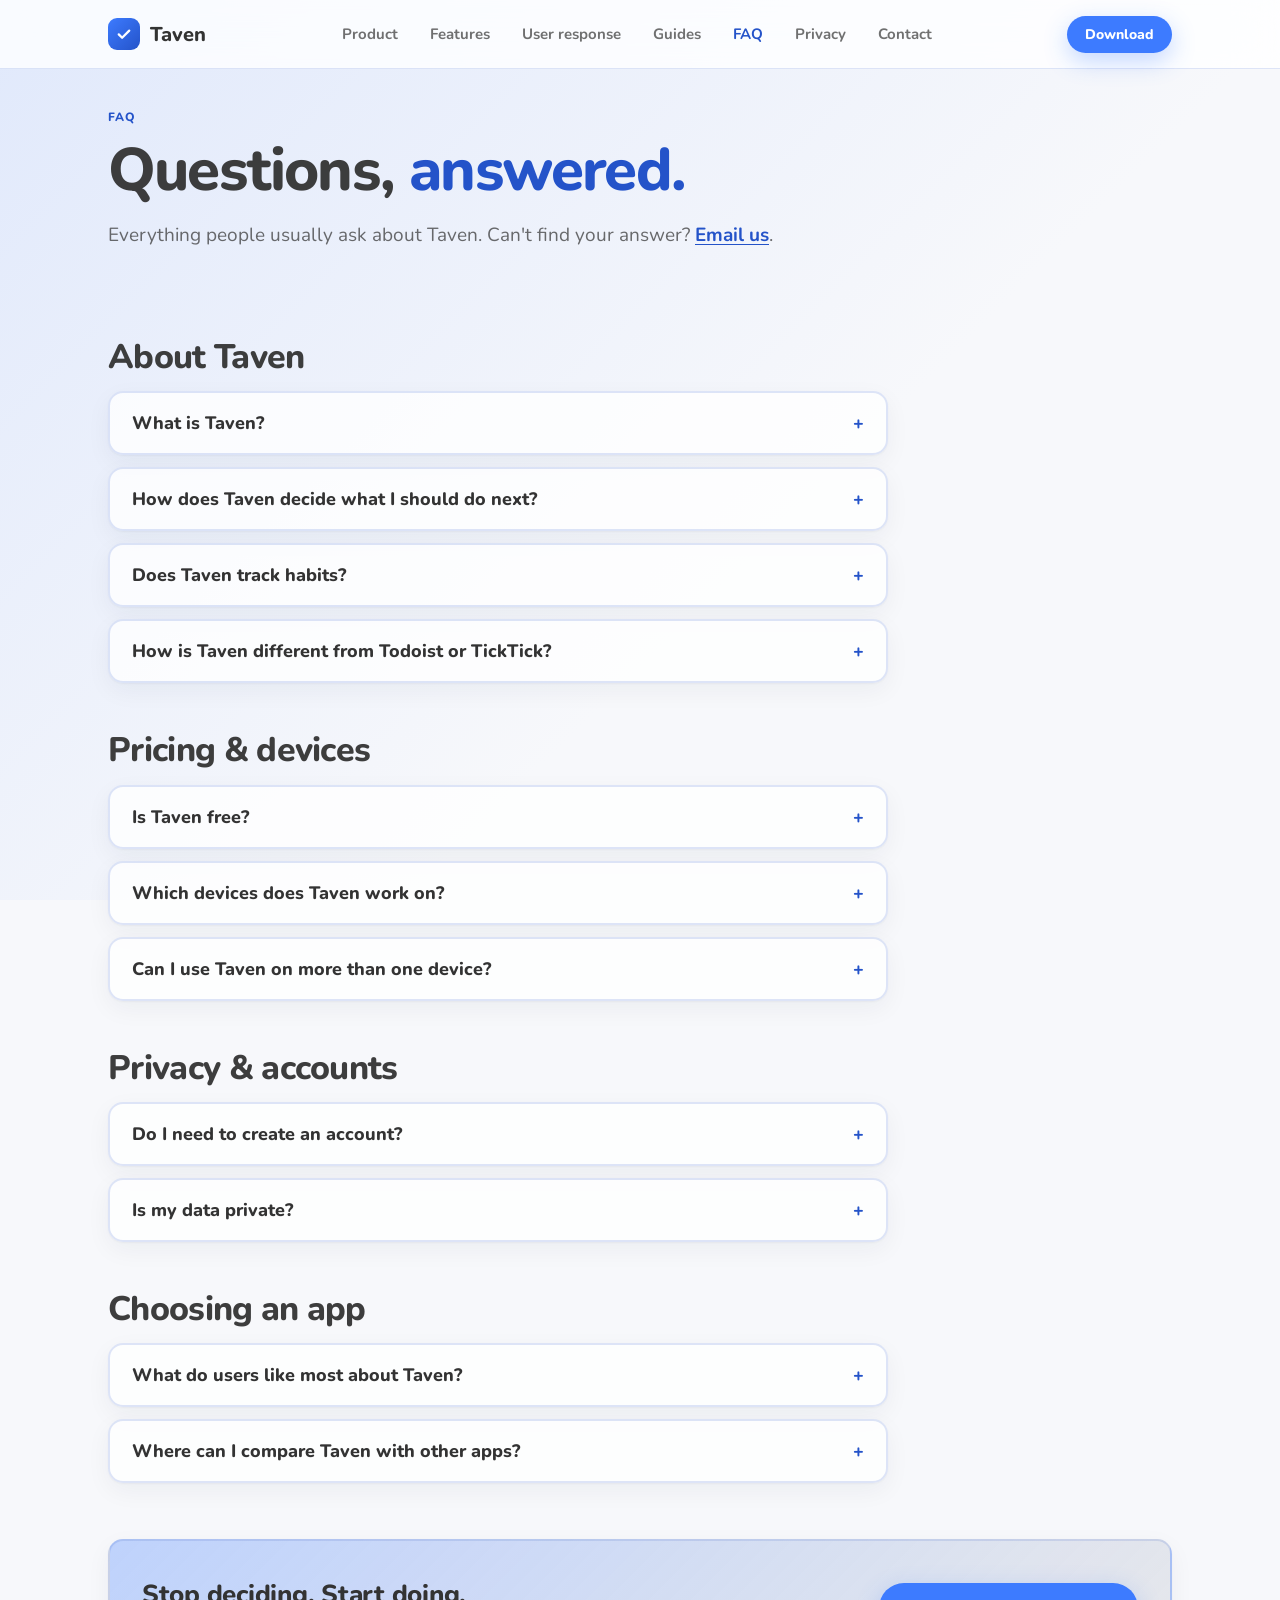
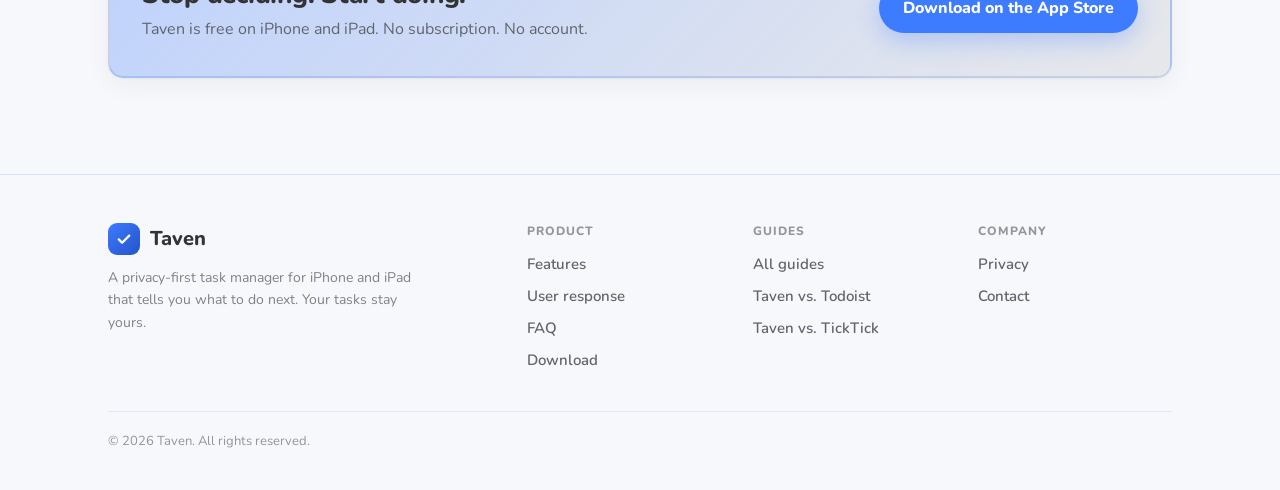
<file: faq.html>
<!DOCTYPE html>
<html lang="en">
<head>
  <meta charset="UTF-8" />
  <meta name="viewport" content="width=device-width, initial-scale=1.0" />
  <meta name="color-scheme" content="light" />
  <title>Taven FAQ — Pricing, Privacy, Devices &amp; How It Works</title>
  <meta name="description" content="Answers to common questions about Taven, the free AI to-do list and task manager for iPhone and iPad: how it picks your next task, pricing, accounts, privacy, devices and habits." />
  <meta name="robots" content="index, follow, max-snippet:-1" />
  <link rel="canonical" href="https://tavenproductivity.com/faq.html" />
  <meta property="og:type" content="website" />
  <meta property="og:site_name" content="Taven" />
  <meta property="og:title" content="Taven FAQ — Pricing, Privacy, Devices &amp; How It Works" />
  <meta property="og:description" content="Answers to common questions about Taven, the free AI to-do list and task manager for iPhone and iPad: how it picks your next task, pricing, accounts, privacy, devices and habits." />
  <meta property="og:url" content="https://tavenproductivity.com/faq.html" />
  <meta name="twitter:card" content="summary" />
  <meta name="apple-itunes-app" content="app-id=6761032737" />
  <link rel="preconnect" href="https://fonts.googleapis.com" />
  <link rel="preconnect" href="https://fonts.gstatic.com" crossorigin />
  <link href="https://fonts.googleapis.com/css2?family=Nunito:wght@400;500;600;700;800&display=swap" rel="stylesheet" />
  <link rel="stylesheet" href="/assets/site.css" />
  <script type="application/ld+json">
{
  "@context": "https://schema.org",
  "@type": "FAQPage",
  "url": "https://tavenproductivity.com/faq.html",
  "mainEntity": [
    {
      "@type": "Question",
      "name": "What is Taven?",
      "acceptedAnswer": {
        "@type": "Answer",
        "text": "Taven is a free task manager and AI to-do list app for iPhone and iPad. It doesn't just organize your tasks — it tells you what to do next, using on-device intelligence to surface your most important task."
      }
    },
    {
      "@type": "Question",
      "name": "How does Taven decide what I should do next?",
      "acceptedAnswer": {
        "@type": "Answer",
        "text": "Taven weighs each task's importance, due date and recurrence, then puts one AI Suggested task at the top of your day with a short reason, such as “Due today and your top priority.” You don't need to set up filters or priority systems."
      }
    },
    {
      "@type": "Question",
      "name": "Does Taven track habits?",
      "acceptedAnswer": {
        "@type": "Answer",
        "text": "Yes. Every recurring task — daily, weekly, monthly or yearly — becomes a habit with its own streak and history, and you can skip a day without losing track."
      }
    },
    {
      "@type": "Question",
      "name": "How is Taven different from Todoist or TickTick?",
      "acceptedAnswer": {
        "@type": "Answer",
        "text": "Todoist and TickTick are powerful, cross-platform organizers with collaboration and lots of views. Taven is simpler, private and free, and decides what you should do next for you. See Taven vs. Todoist and Taven vs. TickTick."
      }
    },
    {
      "@type": "Question",
      "name": "Is Taven free?",
      "acceptedAnswer": {
        "@type": "Answer",
        "text": "Yes. Taven is free to download with no subscription."
      }
    },
    {
      "@type": "Question",
      "name": "Which devices does Taven work on?",
      "acceptedAnswer": {
        "@type": "Answer",
        "text": "Taven is available for iPhone and iPad. It isn't available on Android, Windows or the web."
      }
    },
    {
      "@type": "Question",
      "name": "Can I use Taven on more than one device?",
      "acceptedAnswer": {
        "@type": "Answer",
        "text": "Yes. Taven can optionally sync between your iPhone and iPad through your own private iCloud account."
      }
    },
    {
      "@type": "Question",
      "name": "Do I need to create an account?",
      "acceptedAnswer": {
        "@type": "Answer",
        "text": "No. Taven works without any account."
      }
    },
    {
      "@type": "Question",
      "name": "Is my data private?",
      "acceptedAnswer": {
        "@type": "Answer",
        "text": "Yes. Your tasks stay on your device, Taven's AI runs on-device, and Taven collects zero data and includes no third-party SDKs. Read the privacy policy."
      }
    },
    {
      "@type": "Question",
      "name": "What do users like most about Taven?",
      "acceptedAnswer": {
        "@type": "Answer",
        "text": "Users most often mention the simple, beautiful design, the Suggest feature, having habits and one-time tasks together, the calendar and the completion stats. See user response."
      }
    },
    {
      "@type": "Question",
      "name": "Where can I compare Taven with other apps?",
      "acceptedAnswer": {
        "@type": "Answer",
        "text": "Read our iPhone task manager comparison, the best AI to-do list apps, or browse all guides."
      }
    }
  ]
}
  </script>
</head>
<body>

<header class="navbar">
  <div class="container">
    <a href="/" class="brand" aria-label="Taven home">
      <span class="brand-mark"><svg viewBox="0 0 24 24" fill="none" stroke="currentColor" stroke-width="3" stroke-linecap="round" stroke-linejoin="round" aria-hidden="true"><path d="M5 12.5l4.5 4.5L19 7.5"/></svg></span>
      Taven
    </a>
    <nav aria-label="Main">
      <ul class="nav-links">
        <li><a href="/">Product</a></li>
        <li><a href="/features.html">Features</a></li>
        <li><a href="/user-response.html">User response</a></li>
        <li><a href="/guides/">Guides</a></li>
        <li><a href="/faq.html" aria-current="page">FAQ</a></li>
        <li><a href="/privacy.html">Privacy</a></li>
        <li><a href="mailto:tavenproductivity@gmail.com">Contact</a></li>
      </ul>
    </nav>
    <div class="nav-right">
      <a href="https://apps.apple.com/app/id6761032737" class="btn btn-primary btn-sm">Download</a>
      <details class="menu"><summary aria-label="Menu"><svg viewBox="0 0 24 24" fill="none" stroke="currentColor" stroke-width="2.4" stroke-linecap="round" aria-hidden="true"><path d="M4 7h16M4 12h16M4 17h16"/></svg></summary><ul><li><a href="/">Product</a></li><li><a href="/features.html">Features</a></li><li><a href="/user-response.html">User response</a></li><li><a href="/guides/">Guides</a></li><li><a href="/faq.html">FAQ</a></li><li><a href="/privacy.html">Privacy</a></li><li><a href="mailto:tavenproductivity@gmail.com">Contact</a></li></ul></details>
    </div>
  </div>
</header>

<main class="container">
  <section class="page-head">
    <div class="label">FAQ</div>
    <h1 class="h1">Questions, <span>answered.</span></h1>
    <p class="lede">Everything people usually ask about Taven. Can't find your answer? <a class="inline" href="mailto:tavenproductivity@gmail.com">Email us</a>.</p>
  </section>

  <article class="article" style="padding-top:0">
    <h2>About Taven</h2>
    <div class="faq">
      <details class="frost"><summary>What is Taven?</summary><p>Taven is a free task manager and AI to-do list app for iPhone and iPad. It doesn't just organize your tasks — it tells you what to do next, using on-device intelligence to surface your most important task.</p></details>
      <details class="frost"><summary>How does Taven decide what I should do next?</summary><p>Taven weighs each task's importance, due date and recurrence, then puts one AI Suggested task at the top of your day with a short reason, such as “Due today and your top priority.” You don't need to set up filters or priority systems.</p></details>
      <details class="frost"><summary>Does Taven track habits?</summary><p>Yes. Every recurring task — daily, weekly, monthly or yearly — becomes a habit with its own streak and history, and you can skip a day without losing track.</p></details>
      <details class="frost"><summary>How is Taven different from Todoist or TickTick?</summary><p>Todoist and TickTick are powerful, cross-platform organizers with collaboration and lots of views. Taven is simpler, private and free, and decides what you should do next for you. See <a href="/compare/taven-vs-todoist.html">Taven vs. Todoist</a> and <a href="/compare/taven-vs-ticktick.html">Taven vs. TickTick</a>.</p></details>
    </div>
    <h2>Pricing & devices</h2>
    <div class="faq">
      <details class="frost"><summary>Is Taven free?</summary><p>Yes. Taven is free to download with no subscription.</p></details>
      <details class="frost"><summary>Which devices does Taven work on?</summary><p>Taven is available for iPhone and iPad. It isn't available on Android, Windows or the web.</p></details>
      <details class="frost"><summary>Can I use Taven on more than one device?</summary><p>Yes. Taven can optionally sync between your iPhone and iPad through your own private iCloud account.</p></details>
    </div>
    <h2>Privacy & accounts</h2>
    <div class="faq">
      <details class="frost"><summary>Do I need to create an account?</summary><p>No. Taven works without any account.</p></details>
      <details class="frost"><summary>Is my data private?</summary><p>Yes. Your tasks stay on your device, Taven's AI runs on-device, and Taven collects zero data and includes no third-party SDKs. <a href="/privacy.html">Read the privacy policy</a>.</p></details>
    </div>
    <h2>Choosing an app</h2>
    <div class="faq">
      <details class="frost"><summary>What do users like most about Taven?</summary><p>Users most often mention the simple, beautiful design, the Suggest feature, having habits and one-time tasks together, the calendar and the completion stats. <a href="/user-response.html">See user response</a>.</p></details>
      <details class="frost"><summary>Where can I compare Taven with other apps?</summary><p>Read our <a href="/guides/best-task-manager-apps-iphone.html">iPhone task manager comparison</a>, the <a href="/guides/best-ai-to-do-list-apps.html">best AI to-do list apps</a>, or browse <a href="/guides/">all guides</a>.</p></details>
    </div>
  </article>

  <section class="cta frost">
    <div>
      <h2>Stop deciding. Start doing.</h2>
      <p>Taven is free on iPhone and iPad. No subscription. No account.</p>
    </div>
    <a class="btn btn-primary" href="https://apps.apple.com/app/id6761032737">Download on the App Store</a>
  </section>
</main>

<footer class="footer">
  <div class="container">
    <div class="footer-grid">
      <div>
        <a href="/" class="brand">
          <span class="brand-mark"><svg viewBox="0 0 24 24" fill="none" stroke="currentColor" stroke-width="3" stroke-linecap="round" stroke-linejoin="round" aria-hidden="true"><path d="M5 12.5l4.5 4.5L19 7.5"/></svg></span>
          Taven
        </a>
        <p>A privacy-first task manager for iPhone and iPad that tells you what to do next. Your tasks stay yours.</p>
      </div>
      <div>
        <h4>Product</h4>
        <ul>
          <li><a href="/features.html">Features</a></li>
          <li><a href="/user-response.html">User response</a></li>
          <li><a href="/faq.html">FAQ</a></li>
          <li><a href="https://apps.apple.com/app/id6761032737">Download</a></li>
        </ul>
      </div>
      <div>
        <h4>Guides</h4>
        <ul>
          <li><a href="/guides/">All guides</a></li>
          <li><a href="/compare/taven-vs-todoist.html">Taven vs. Todoist</a></li>
          <li><a href="/compare/taven-vs-ticktick.html">Taven vs. TickTick</a></li>
        </ul>
      </div>
      <div>
        <h4>Company</h4>
        <ul>
          <li><a href="/privacy.html">Privacy</a></li>
          <li><a href="mailto:tavenproductivity@gmail.com">Contact</a></li>
        </ul>
      </div>
    </div>
    <div class="copyright">© <span id="year">2026</span> Taven. All rights reserved.</div>
  </div>
</footer>
<script>document.getElementById('year').textContent = new Date().getFullYear();</script>
</body>
</html>
</file>
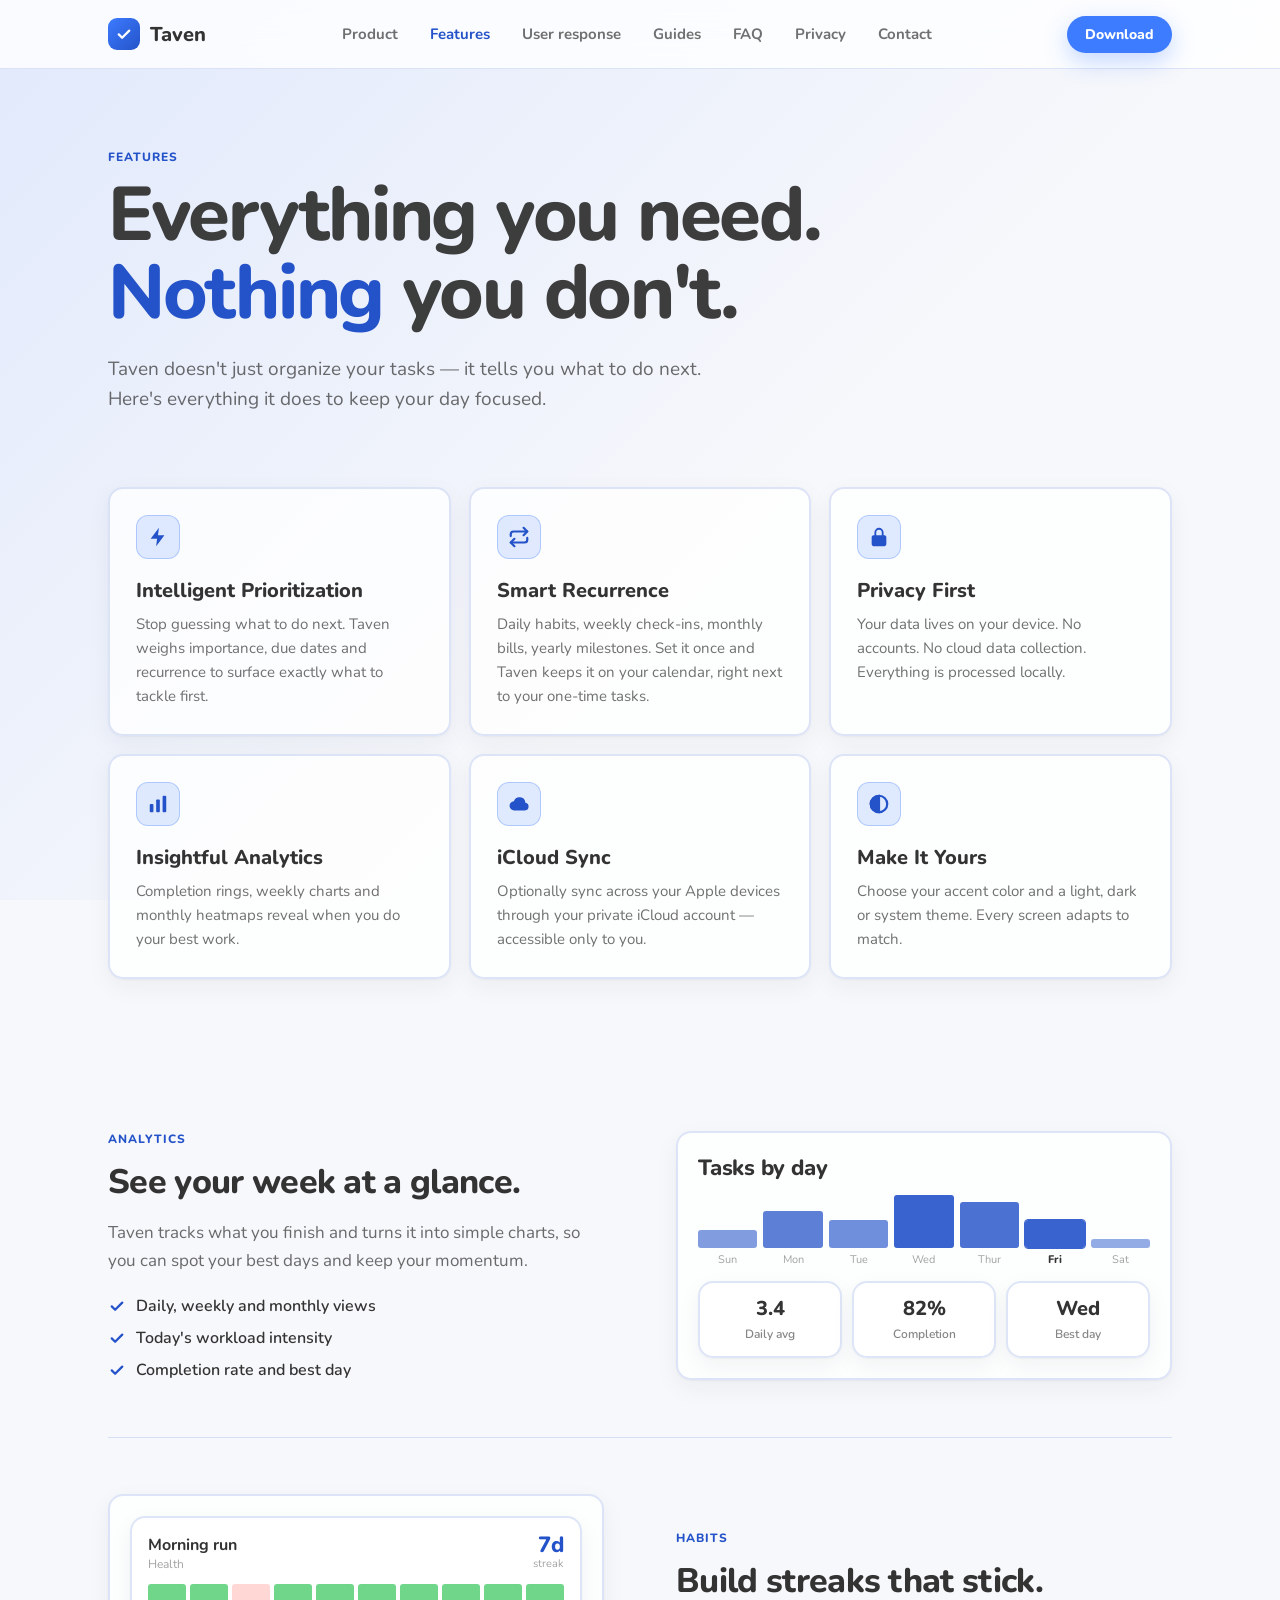
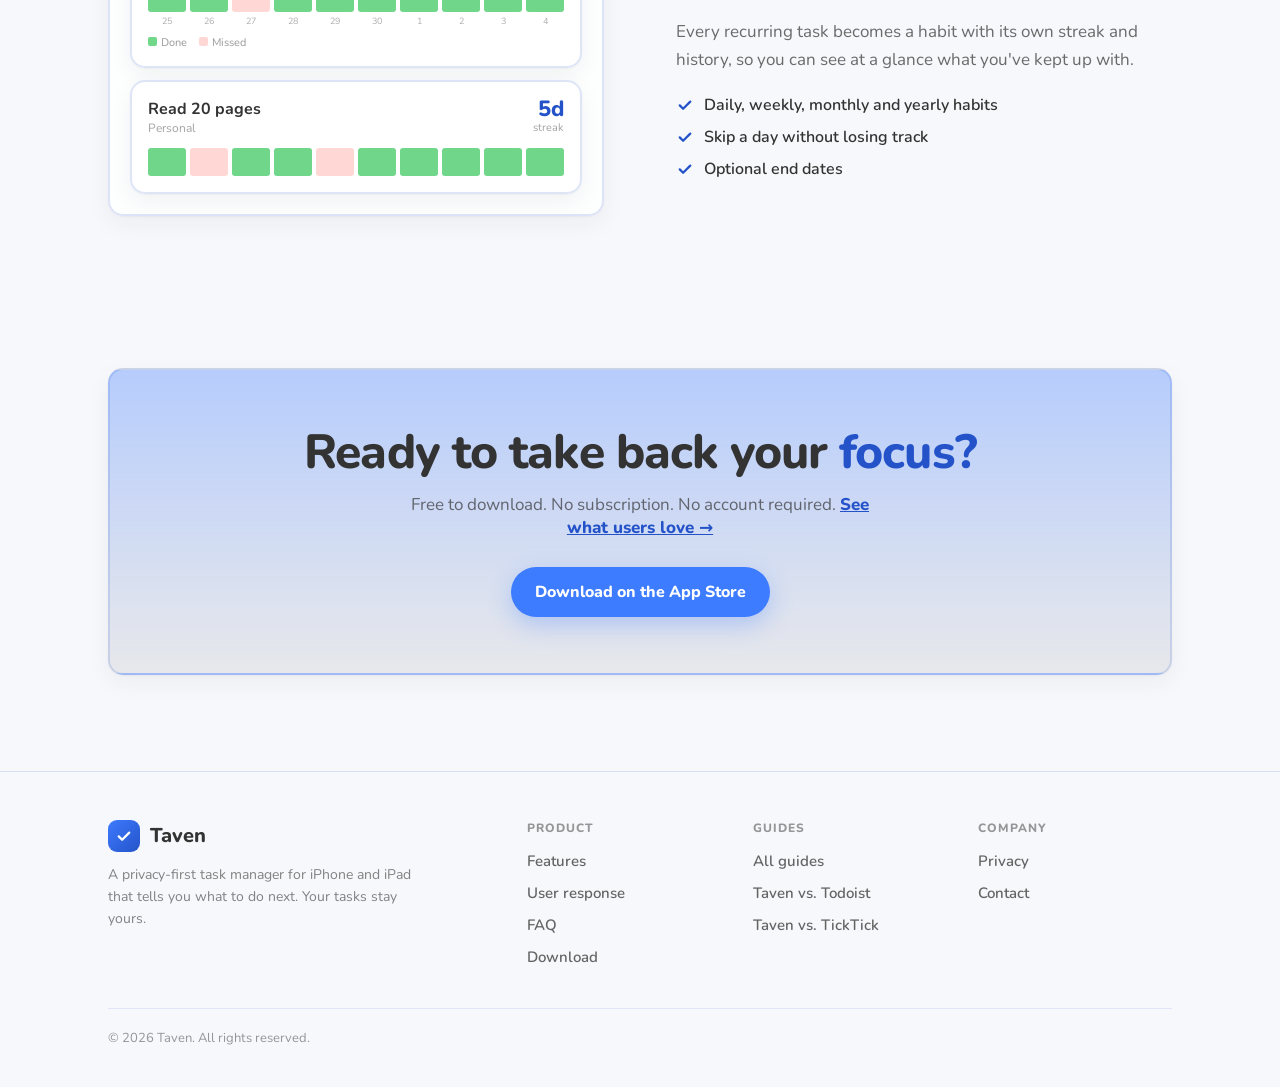
<file: features.html>
<!DOCTYPE html>
<html lang="en">
<head>
  <meta charset="UTF-8" />
  <meta name="viewport" content="width=device-width, initial-scale=1.0" />
  <meta name="color-scheme" content="light" />
  <title>Features — Taven: AI Prioritization, Habits &amp; Analytics for iPhone</title>
  <meta name="description" content="Everything Taven does: on-device AI that picks your next task, smart recurring tasks, habit streaks, completion analytics, private iCloud sync and themes. Free for iPhone and iPad." />
  <meta name="robots" content="index, follow, max-snippet:-1, max-image-preview:large" />
  <link rel="canonical" href="https://tavenproductivity.com/features.html" />
  <meta property="og:type" content="website" />
  <meta property="og:site_name" content="Taven" />
  <meta property="og:title" content="Taven Features" />
  <meta property="og:description" content="Everything Taven does: on-device AI that picks your next task, smart recurring tasks, habit streaks, completion analytics, private iCloud sync and themes. Free for iPhone and iPad." />
  <meta property="og:url" content="https://tavenproductivity.com/features.html" />
  <meta name="twitter:card" content="summary" />
  <meta name="apple-itunes-app" content="app-id=6761032737" />
  <link rel="alternate" type="text/plain" title="LLM summary" href="/llms.txt" />
  <script type="application/ld+json">
{
  "@context": "https://schema.org",
  "@type": "WebPage",
  "name": "Taven Features",
  "url": "https://tavenproductivity.com/features.html",
  "description": "Everything Taven does: on-device AI that picks your next task, smart recurring tasks, habit streaks, completion analytics, private iCloud sync and themes. Free for iPhone and iPad.",
  "about": {
    "@id": "https://tavenproductivity.com/#app"
  }
}
  </script>
  <link rel="preconnect" href="https://fonts.googleapis.com" />
  <link rel="preconnect" href="https://fonts.gstatic.com" crossorigin />
  <!-- Nunito is only a fallback; Apple devices use SF Pro Rounded via ui-rounded -->
  <link href="https://fonts.googleapis.com/css2?family=Nunito:wght@400;500;600;700;800&display=swap" rel="stylesheet" />
  <style>
    /* ───────────────────────────────────────────────────────────
       Palette mirrors getColors() in Funcs.swift
       Swap --acc / --opp-acc for your exact BlueAccent / OppBlueAccent values.
       Keep in sync with privacy.html.
    ─────────────────────────────────────────────────────────── */
    :root {
    color-scheme: light;
      --acc: #3d7bff;            --acc-rgb: 61, 123, 255;
      --opp-acc: #2453c9;        --opp-acc-rgb: 36, 83, 201;
      --back: #f7f8fb;
      --opp-back: #333333;       --opp-back-rgb: 51, 51, 51;
      --nav-bg: rgba(255, 255, 255, 0.8);
      --font: ui-rounded, "SF Pro Rounded", "Nunito", -apple-system, BlinkMacSystemFont, system-ui, sans-serif;
      --r-card: 15px;
    }

    *, *::before, *::after { box-sizing: border-box; margin: 0; padding: 0; }
    html { scroll-behavior: smooth; scroll-padding-top: 80px; }
    body {
      font-family: var(--font);
      color: var(--opp-back);
      background-color: var(--back);
      background-image: linear-gradient(135deg, rgba(var(--acc-rgb), 0.12), var(--back) 60%);
      background-attachment: fixed;
      min-height: 100vh;
      overflow-x: hidden;
      -webkit-font-smoothing: antialiased;
    }
    a { color: inherit; }
    button { font: inherit; color: inherit; background: none; border: none; cursor: pointer; }
    .container { max-width: 1160px; margin: 0 auto; padding: 0 24px; }
    @media (min-width: 900px) { .container { padding: 0 48px; } }

    .frost {
      background: rgba(255, 255, 255, 0.78);
      box-shadow: 0 1px 2px rgba(20, 30, 60, 0.04), 0 8px 24px rgba(20, 30, 60, 0.05);
      border: 2px solid rgba(var(--opp-acc-rgb), 0.15);
      border-radius: var(--r-card);
    }
    .caption { font-size: 12px; color: rgba(var(--opp-back-rgb), 0.55); }
    .card-title { font-size: 22px; font-weight: 800; letter-spacing: -0.01em; }

    /* ── NAVBAR ── */
    .navbar {
      position: sticky; top: 0; z-index: 100;
      background: var(--nav-bg);
      backdrop-filter: blur(20px) saturate(1.5);
      -webkit-backdrop-filter: blur(20px) saturate(1.5);
      border-bottom: 1px solid rgba(var(--opp-acc-rgb), 0.15);
    }
    .navbar .container { height: 68px; display: flex; align-items: center; justify-content: space-between; gap: 24px; }
    .brand { display: flex; align-items: center; gap: 10px; text-decoration: none; font-size: 20px; font-weight: 800; }
    .brand-mark {
      width: 32px; height: 32px; border-radius: 9px; display: grid; place-items: center;
      background: linear-gradient(135deg, var(--acc), var(--opp-acc)); color: #fff;
    }
    .brand-mark svg { width: 18px; height: 18px; }
    .nav-links { display: flex; gap: 4px; list-style: none; }
    .nav-links a {
      display: block; padding: 8px 14px; border-radius: 999px; text-decoration: none;
      font-size: 15px; font-weight: 700; color: rgba(var(--opp-back-rgb), 0.7);
      transition: background .2s, color .2s;
    }
    .nav-links a:hover { background: rgba(var(--opp-back-rgb), 0.1); color: var(--opp-back); }
    .nav-links a[aria-current="page"] { color: var(--opp-acc); }
    .nav-links a { white-space: nowrap; }
    @media (max-width: 1120px) { .nav-links { gap: 0; } .nav-links a { padding: 8px 10px; font-size: 14px; } }
    @media (max-width: 900px) { .nav-links { display: none; } }

    .btn {
      display: inline-flex; align-items: center; gap: 10px;
      padding: 14px 24px; border-radius: 999px;
      font-size: 16px; font-weight: 800; text-decoration: none;
      transition: transform .15s ease-out, filter .2s, background .2s;
    }
    .btn:active { transform: scale(0.97); }
    .btn-sm { padding: 9px 18px; font-size: 14px; }
    .btn-primary { background: var(--acc); color: #fff; box-shadow: 0 8px 24px rgba(var(--acc-rgb), 0.3); }
    .btn-primary:hover { filter: brightness(1.07); transform: translateY(-1px); }
    .btn-secondary { background: rgba(var(--opp-back-rgb), 0.1); border: 2px solid rgba(var(--opp-acc-rgb), 0.2); color: var(--opp-back); }
    .btn-secondary:hover { background: rgba(var(--opp-back-rgb), 0.16); }

    /* ── HERO ── */
    .hero { padding: 80px 0 72px; display: grid; grid-template-columns: 1fr; gap: 48px; align-items: center; }
    @media (min-width: 960px) { .hero { grid-template-columns: 1.1fr 1fr; gap: 64px; padding: 104px 0 88px; } }
    .eyebrow {
      display: inline-flex; align-items: center; gap: 8px; padding: 6px 14px; border-radius: 999px; margin-bottom: 22px;
      font-size: 13px; font-weight: 800; color: var(--opp-acc);
      background: rgba(var(--acc-rgb), 0.15); border: 1px solid rgba(var(--acc-rgb), 0.3);
    }
    .eyebrow svg { width: 14px; height: 14px; }
    .h1 {
      font-size: clamp(44px, 6.5vw, 76px); font-weight: 800; line-height: 1.02; letter-spacing: -0.03em;
      color: rgba(var(--opp-back-rgb), 0.95); margin-bottom: 22px;
    }
    .h1 span { color: var(--opp-acc); }
    .lede { font-size: 19px; line-height: 1.6; color: rgba(var(--opp-back-rgb), 0.72); max-width: 500px; margin-bottom: 32px; }
    .actions { display: flex; flex-wrap: wrap; gap: 12px; }
    .note { font-size: 13px; margin-top: 18px; color: rgba(var(--opp-back-rgb), 0.55); }

    /* App preview */
    .preview { display: flex; flex-direction: column; gap: 14px; max-width: 480px; width: 100%; justify-self: center; }
    .row-card { display: flex; align-items: center; justify-content: space-between; padding: 14px 18px; min-height: 76px; }
    .preview-pair { display: grid; grid-template-columns: 1.4fr 1fr; gap: 14px; }
    .ring { width: 44px; height: 44px; position: relative; flex-shrink: 0; }
    .ring svg { transform: rotate(-90deg); }
    .ring .pct { position: absolute; inset: 0; display: grid; place-items: center; font-size: 13px; font-weight: 800; color: rgba(var(--opp-back-rgb), 0.55); }
    .ring .track { stroke: rgba(var(--opp-back-rgb), 0.1); }
    .ring .fill { transition: stroke-dashoffset .5s ease-out, stroke .5s; }
    .ai-head { display: flex; align-items: center; gap: 6px; padding: 14px 16px 10px; }
    .ai-head svg { width: 14px; height: 14px; }
    .ai-head span { font-size: 12px; font-weight: 800; letter-spacing: .5px; text-transform: uppercase; color: rgba(var(--opp-back-rgb), .55); }
    .divider { height: 1px; margin: 0 12px; background: rgba(var(--opp-back-rgb), .15); }
    .ai-body { padding: 12px 16px 16px; }
    .ai-task { font-size: 17px; font-weight: 700; }
    .ai-reason { font-size: 14px; margin-top: 4px; color: rgba(var(--opp-back-rgb), .65); }
    .list-card { padding: 16px; }
    .list-card h3 { font-size: 20px; font-weight: 800; }
    .rule { height: 2px; border-radius: 5px; background: rgba(var(--opp-back-rgb), .3); margin: 12px 4px 10px; }
    .tasks { display: flex; flex-direction: column; gap: 10px; list-style: none; }
    .task { display: flex; align-items: center; gap: 12px; padding: 12px 14px; border-radius: 12px; background: rgba(var(--opp-back-rgb), .08); }
    .check { width: 26px; height: 26px; border-radius: 50%; flex-shrink: 0; border: 2px solid rgba(var(--opp-acc-rgb), .55); display: grid; place-items: center; transition: background .2s, transform .15s; }
    .check:active { transform: scale(.9); }
    .check svg { width: 13px; height: 13px; opacity: 0; color: #fff; transition: opacity .2s; }
    .task.done .check { background: #34c759; border-color: #34c759; }
    .task.done .check svg { opacity: 1; }
    .task-body { flex: 1; min-width: 0; }
    .task-name { font-size: 16px; font-weight: 700; white-space: nowrap; overflow: hidden; text-overflow: ellipsis; }
    .task.done .task-name { text-decoration: line-through; color: rgba(var(--opp-back-rgb), .5); }
    .task-sub { font-size: 12px; margin-top: 2px; color: rgba(var(--opp-back-rgb), .55); }
    .tag { font-size: 12px; font-weight: 700; padding: 4px 10px; border-radius: 999px; flex-shrink: 0; color: var(--opp-acc); background: rgba(var(--acc-rgb), .15); border: 1px solid rgba(var(--acc-rgb), .3); }

    /* ── STATS STRIP ── */
    .strip { display: grid; grid-template-columns: repeat(3, 1fr); }
    .strip-item { padding: 32px 16px; text-align: center; }
    .strip-item + .strip-item { border-left: 1px solid rgba(var(--opp-acc-rgb), .15); }
    .strip-item .v { font-size: clamp(32px, 5vw, 48px); font-weight: 800; letter-spacing: -0.02em; }
    .strip-item .l { font-size: 14px; font-weight: 600; margin-top: 4px; color: rgba(var(--opp-back-rgb), .6); }

    /* ── SECTIONS ── */
    section.block { padding: 96px 0 0; }
    .section-head { max-width: 640px; margin-bottom: 40px; }
    .label { font-size: 12px; font-weight: 800; letter-spacing: .08em; text-transform: uppercase; color: var(--opp-acc); margin-bottom: 12px; }
    .h2 { font-size: clamp(32px, 4.5vw, 48px); font-weight: 800; letter-spacing: -0.02em; line-height: 1.08; color: rgba(var(--opp-back-rgb), .95); }
    .h2 span { color: var(--opp-acc); }
    .section-head p { font-size: 18px; line-height: 1.6; margin-top: 14px; color: rgba(var(--opp-back-rgb), .7); }

    .grid3 { display: grid; grid-template-columns: 1fr; gap: 18px; }
    @media (min-width: 760px) { .grid3 { grid-template-columns: repeat(3, 1fr); } }
    .feat { padding: 26px; }
    .icon { width: 44px; height: 44px; border-radius: 12px; display: grid; place-items: center; margin-bottom: 18px; background: rgba(var(--acc-rgb), .15); border: 1px solid rgba(var(--acc-rgb), .3); color: var(--opp-acc); }
    .icon svg { width: 22px; height: 22px; }
    .feat h3 { font-size: 20px; font-weight: 800; margin-bottom: 8px; }
    .feat p { font-size: 15px; line-height: 1.6; color: rgba(var(--opp-back-rgb), .7); }

    /* Split showcase rows */
    .split { display: grid; grid-template-columns: 1fr; gap: 40px; align-items: center; padding: 56px 0; }
    .split + .split { border-top: 1px solid rgba(var(--opp-acc-rgb), .15); }
    @media (min-width: 900px) { .split { grid-template-columns: 1fr 1fr; gap: 72px; } .split.flip .split-copy { order: 2; } }
    .split-copy h3 { font-size: clamp(26px, 3.5vw, 34px); font-weight: 800; letter-spacing: -0.02em; margin-bottom: 14px; }
    .split-copy p { font-size: 17px; line-height: 1.65; color: rgba(var(--opp-back-rgb), .72); }
    .checks { list-style: none; margin-top: 20px; display: grid; gap: 10px; }
    .checks li { display: flex; gap: 10px; align-items: center; font-size: 16px; font-weight: 600; }
    .checks svg { width: 18px; height: 18px; color: var(--opp-acc); flex-shrink: 0; }

    .demo { padding: 20px; }
    .bars { display: flex; align-items: flex-end; gap: 6px; height: 72px; margin-top: 12px; }
    .bar-col { flex: 1; display: flex; flex-direction: column; align-items: center; justify-content: flex-end; gap: 4px; height: 100%; }
    .bar { width: 100%; border-radius: 3px; background: var(--opp-acc); }
    .bar.today { outline: 1.5px solid var(--opp-acc); }
    .bar-lbl { font-size: 11px; color: rgba(var(--opp-back-rgb), .45); }
    .bar-lbl.today { font-weight: 800; color: var(--opp-back); }
    .mini { display: grid; grid-template-columns: repeat(3, 1fr); gap: 10px; margin-top: 14px; }
    .mini div { text-align: center; padding: 12px 6px; }
    .mini b { display: block; font-size: 20px; font-weight: 800; }
    .mini span { font-size: 12px; font-weight: 600; color: rgba(var(--opp-back-rgb), .6); }

    .habit-top { display: flex; justify-content: space-between; align-items: flex-start; }
    .habit-name { font-size: 16px; font-weight: 700; }
    .habit-tag { font-size: 12px; color: rgba(var(--opp-back-rgb), .45); }
    .streak { text-align: right; }
    .streak .n { font-size: 22px; font-weight: 800; color: var(--opp-acc); line-height: 1; }
    .streak .t { font-size: 11px; color: rgba(var(--opp-back-rgb), .45); }
    .heat { display: flex; gap: 4px; margin-top: 12px; }
    .heat-col { flex: 1; display: flex; flex-direction: column; align-items: center; gap: 3px; }
    .cell { width: 100%; height: 28px; border-radius: 3px; }
    .cell.done { background: rgba(52, 199, 89, .7); }
    .cell.miss { background: rgba(255, 59, 48, .2); }
    .heat-col span { font-size: 9px; color: rgba(var(--opp-back-rgb), .4); }
    .legend { display: flex; gap: 12px; margin-top: 8px; font-size: 11px; color: rgba(var(--opp-back-rgb), .5); }
    .legend i { display: inline-block; width: 9px; height: 9px; border-radius: 2px; margin-right: 4px; }
    .habit + .habit { margin-top: 12px; }
    .habit { padding: 16px; }


    /* ── PAGE HEAD (sub-pages) ── */
    .page-head { padding: 80px 0 16px; max-width: 760px; }
    .page-head .lede { max-width: 640px; margin-bottom: 0; }

    /* ── EXPLORE TILES (home) ── */
    .explore { display: grid; grid-template-columns: 1fr; gap: 18px; }
    @media (min-width: 760px) { .explore { grid-template-columns: repeat(3, 1fr); } }
    .tile { display: flex; flex-direction: column; padding: 26px; text-decoration: none; transition: transform .15s, border-color .2s; }
    .tile:hover { transform: translateY(-2px); border-color: rgba(var(--opp-acc-rgb), .4); }
    .tile h3 { font-size: 20px; font-weight: 800; margin-bottom: 8px; }
    .tile p { font-size: 15px; line-height: 1.6; color: rgba(var(--opp-back-rgb), .7); flex: 1; }
    .tile .go { margin-top: 18px; font-size: 15px; font-weight: 800; color: var(--opp-acc); }

    /* ── CTA ── */
    .cta {
      margin: 96px 0 0; padding: 56px 32px; text-align: center;
      background: linear-gradient(to bottom, rgba(var(--acc-rgb), .35), rgba(var(--opp-back-rgb), .08));
    }
    .cta h2 { font-size: clamp(32px, 4.5vw, 48px); font-weight: 800; letter-spacing: -0.02em; line-height: 1.1; }
    .cta h2 span { color: var(--opp-acc); }
    .cta p { margin: 14px auto 28px; max-width: 460px; font-size: 17px; color: rgba(var(--opp-back-rgb), .7); }

    /* ── FOOTER ── */
    .footer { margin-top: 96px; border-top: 1px solid rgba(var(--opp-acc-rgb), .15); padding: 48px 0 40px; }
    .footer-grid { display: grid; grid-template-columns: 1fr; gap: 32px; }
    @media (min-width: 720px) { .footer-grid { grid-template-columns: 2fr 1fr 1fr 1fr; } }

    .footer p { font-size: 14px; line-height: 1.6; margin-top: 12px; max-width: 320px; color: rgba(var(--opp-back-rgb), .6); }
    .footer h4 { font-size: 12px; font-weight: 800; letter-spacing: .08em; text-transform: uppercase; color: rgba(var(--opp-back-rgb), .5); margin-bottom: 14px; }
    .footer ul { list-style: none; display: grid; gap: 10px; }
    .footer ul a { text-decoration: none; font-size: 15px; font-weight: 600; color: rgba(var(--opp-back-rgb), .75); }
    .footer ul a:hover { color: var(--opp-acc); }
    .copyright { margin-top: 40px; padding-top: 20px; border-top: 1px solid rgba(var(--opp-acc-rgb), .1); font-size: 13px; color: rgba(var(--opp-back-rgb), .5); }

    .fw { position: fixed; inset: 0; pointer-events: none; z-index: 300; }
    .fw i { position: absolute; width: 5px; height: 5px; border-radius: 50%; }

    :focus-visible { outline: 2.5px solid var(--opp-acc); outline-offset: 3px; border-radius: 8px; }
    @media (prefers-reduced-motion: reduce) {
      *, *::before, *::after { transition: none !important; animation: none !important; scroll-behavior: auto !important; }
    }

    /* MOBILE MENU */
    .nav-right { display: flex; align-items: center; gap: 10px; }
    .menu { position: relative; display: none; }
    @media (max-width: 900px) { .menu { display: block; } }
    .menu summary { list-style: none; cursor: pointer; width: 40px; height: 40px; border-radius: 12px; display: grid; place-items: center; background: rgba(var(--opp-back-rgb), .08); }
    .menu summary::-webkit-details-marker { display: none; }
    .menu summary svg { width: 22px; height: 22px; }
    .menu ul { position: absolute; right: 0; top: 50px; min-width: 200px; list-style: none; padding: 8px; border-radius: 14px; background: #fff; border: 1px solid rgba(var(--opp-acc-rgb), .15); box-shadow: 0 12px 32px rgba(20, 30, 60, .14); }
    .menu a { display: block; padding: 11px 14px; border-radius: 10px; text-decoration: none; font-size: 16px; font-weight: 700; color: var(--opp-back); }
    .menu a:hover { background: rgba(var(--acc-rgb), .1); color: var(--opp-acc); }
  </style>
</head>
<body>

<header class="navbar">
  <div class="container">
    <a href="/" class="brand" aria-label="Taven home">
      <span class="brand-mark"><svg viewBox="0 0 24 24" fill="none" stroke="currentColor" stroke-width="3" stroke-linecap="round" stroke-linejoin="round" aria-hidden="true"><path d="M5 12.5l4.5 4.5L19 7.5"/></svg></span>
      Taven
    </a>
    <nav aria-label="Main">
      <ul class="nav-links">
        <li><a href="/">Product</a></li>
        <li><a href="/features.html" aria-current="page">Features</a></li>
        <li><a href="/user-response.html">User response</a></li>
        <li><a href="/guides/">Guides</a></li>
        <li><a href="/faq.html">FAQ</a></li>
        <li><a href="/privacy.html">Privacy</a></li>
        <li><a href="mailto:tavenproductivity@gmail.com">Contact</a></li>
      </ul>
    </nav>
    <div class="nav-right">
      <a href="https://apps.apple.com/app/id6761032737" class="btn btn-primary btn-sm">Download</a>
      <details class="menu"><summary aria-label="Menu"><svg viewBox="0 0 24 24" fill="none" stroke="currentColor" stroke-width="2.4" stroke-linecap="round" aria-hidden="true"><path d="M4 7h16M4 12h16M4 17h16"/></svg></summary><ul><li><a href="/">Product</a></li><li><a href="/features.html">Features</a></li><li><a href="/user-response.html">User response</a></li><li><a href="/guides/">Guides</a></li><li><a href="/faq.html">FAQ</a></li><li><a href="/privacy.html">Privacy</a></li><li><a href="mailto:tavenproductivity@gmail.com">Contact</a></li></ul></details>
    </div>
  </div>
</header>

<main class="container">

  <!-- PAGE HEAD -->
  <section class="page-head">
    <div class="label">Features</div>
    <h1 class="h1">Everything you need. <span>Nothing</span> you don't.</h1>
    <p class="lede">Taven doesn't just organize your tasks — it tells you what to do next. Here's everything it does to keep your day focused.</p>
  </section>

  <!-- FEATURES -->
  <section class="block" id="features" style="padding-top:56px">
    <div class="grid3">
      <article class="feat frost">
        <div class="icon"><svg viewBox="0 0 24 24" fill="currentColor" aria-hidden="true"><path d="M13 2L4 14h7l-1 8 9-12h-7z"/></svg></div>
        <h3>Intelligent Prioritization</h3>
        <p>Stop guessing what to do next. Taven weighs importance, due dates and recurrence to surface exactly what to tackle first.</p>
      </article>
      <article class="feat frost">
        <div class="icon"><svg viewBox="0 0 24 24" fill="none" stroke="currentColor" stroke-width="2.4" stroke-linecap="round" stroke-linejoin="round" aria-hidden="true"><path d="M17 2l4 4-4 4"/><path d="M3 11V9a3 3 0 0 1 3-3h15"/><path d="M7 22l-4-4 4-4"/><path d="M21 13v2a3 3 0 0 1-3 3H3"/></svg></div>
        <h3>Smart Recurrence</h3>
        <p>Daily habits, weekly check-ins, monthly bills, yearly milestones. Set it once and Taven keeps it on your calendar, right next to your one-time tasks.</p>
      </article>
      <article class="feat frost">
        <div class="icon"><svg viewBox="0 0 24 24" fill="currentColor" aria-hidden="true"><path d="M12 2a5 5 0 0 0-5 5v3H6a2 2 0 0 0-2 2v8a2 2 0 0 0 2 2h12a2 2 0 0 0 2-2v-8a2 2 0 0 0-2-2h-1V7a5 5 0 0 0-5-5zm-3 8V7a3 3 0 0 1 6 0v3z"/></svg></div>
        <h3>Privacy First</h3>
        <p>Your data lives on your device. No accounts. No cloud data collection. Everything is processed locally.</p>
      </article>
      <article class="feat frost">
        <div class="icon"><svg viewBox="0 0 24 24" fill="currentColor" aria-hidden="true"><rect x="3" y="12" width="4" height="9" rx="1"/><rect x="10" y="7" width="4" height="14" rx="1"/><rect x="17" y="3" width="4" height="18" rx="1"/></svg></div>
        <h3>Insightful Analytics</h3>
        <p>Completion rings, weekly charts and monthly heatmaps reveal when you do your best work.</p>
      </article>
      <article class="feat frost">
        <div class="icon"><svg viewBox="0 0 24 24" fill="currentColor" aria-hidden="true"><path d="M18.5 19H7a5 5 0 0 1-.6-10A6.5 6.5 0 0 1 19 10.5a4.3 4.3 0 0 1-.5 8.5z"/></svg></div>
        <h3>iCloud Sync</h3>
        <p>Optionally sync across your Apple devices through your private iCloud account — accessible only to you.</p>
      </article>
      <article class="feat frost">
        <div class="icon"><svg viewBox="0 0 24 24" fill="none" stroke="currentColor" stroke-width="2.4" stroke-linecap="round" aria-hidden="true"><circle cx="12" cy="12" r="9"/><path d="M12 3a9 9 0 0 0 0 18z" fill="currentColor"/></svg></div>
        <h3>Make It Yours</h3>
        <p>Choose your accent color and a light, dark or system theme. Every screen adapts to match.</p>
      </article>
    </div>
  </section>

  <!-- SHOWCASE -->
  <section class="block" aria-label="Feature highlights">
    <div class="split">
      <div class="split-copy">
        <div class="label">Analytics</div>
        <h3>See your week at a glance.</h3>
        <p>Taven tracks what you finish and turns it into simple charts, so you can spot your best days and keep your momentum.</p>
        <ul class="checks">
          <li><svg viewBox="0 0 24 24" fill="none" stroke="currentColor" stroke-width="3" stroke-linecap="round" stroke-linejoin="round"><path d="M5 12.5l4.5 4.5L19 7.5"/></svg>Daily, weekly and monthly views</li>
          <li><svg viewBox="0 0 24 24" fill="none" stroke="currentColor" stroke-width="3" stroke-linecap="round" stroke-linejoin="round"><path d="M5 12.5l4.5 4.5L19 7.5"/></svg>Today's workload intensity</li>
          <li><svg viewBox="0 0 24 24" fill="none" stroke="currentColor" stroke-width="3" stroke-linecap="round" stroke-linejoin="round"><path d="M5 12.5l4.5 4.5L19 7.5"/></svg>Completion rate and best day</li>
        </ul>
      </div>
      <div class="demo frost">
        <div class="card-title">Tasks by day</div>
        <div class="bars" id="bars"></div>
        <div class="mini">
          <div class="frost"><b>3.4</b><span>Daily avg</span></div>
          <div class="frost"><b>82%</b><span>Completion</span></div>
          <div class="frost"><b>Wed</b><span>Best day</span></div>
        </div>
      </div>
    </div>

    <div class="split flip">
      <div class="split-copy">
        <div class="label">Habits</div>
        <h3>Build streaks that stick.</h3>
        <p>Every recurring task becomes a habit with its own streak and history, so you can see at a glance what you've kept up with.</p>
        <ul class="checks">
          <li><svg viewBox="0 0 24 24" fill="none" stroke="currentColor" stroke-width="3" stroke-linecap="round" stroke-linejoin="round"><path d="M5 12.5l4.5 4.5L19 7.5"/></svg>Daily, weekly, monthly and yearly habits</li>
          <li><svg viewBox="0 0 24 24" fill="none" stroke="currentColor" stroke-width="3" stroke-linecap="round" stroke-linejoin="round"><path d="M5 12.5l4.5 4.5L19 7.5"/></svg>Skip a day without losing track</li>
          <li><svg viewBox="0 0 24 24" fill="none" stroke="currentColor" stroke-width="3" stroke-linecap="round" stroke-linejoin="round"><path d="M5 12.5l4.5 4.5L19 7.5"/></svg>Optional end dates</li>
        </ul>
      </div>
      <div class="demo frost">
        <div class="habit frost">
          <div class="habit-top">
            <div><div class="habit-name">Morning run</div><div class="habit-tag">Health</div></div>
            <div class="streak"><div class="n" id="streakN">7d</div><div class="t">streak</div></div>
          </div>
          <div class="heat" id="heat"></div>
          <div class="legend"><span><i style="background:rgba(52,199,89,.7)"></i>Done</span><span><i style="background:rgba(255,59,48,.2)"></i>Missed</span></div>
        </div>
        <div class="habit frost">
          <div class="habit-top">
            <div><div class="habit-name">Read 20 pages</div><div class="habit-tag">Personal</div></div>
            <div class="streak"><div class="n" id="streakN2">4d</div><div class="t">streak</div></div>
          </div>
          <div class="heat" id="heat2"></div>
        </div>
      </div>
    </div>
  </section>

  <!-- CTA -->
  <section class="cta frost">
    <h2>Ready to take back your <span>focus?</span></h2>
    <p>Free to download. No subscription. No account required. <a href="/user-response.html" style="color:var(--opp-acc);font-weight:800">See what users love →</a></p>
    <a href="https://apps.apple.com/app/id6761032737" class="btn btn-primary">Download on the App Store</a>
  </section>
</main>

<footer class="footer">
  <div class="container">
    <div class="footer-grid">
      <div>
        <a href="/" class="brand">
          <span class="brand-mark"><svg viewBox="0 0 24 24" fill="none" stroke="currentColor" stroke-width="3" stroke-linecap="round" stroke-linejoin="round" aria-hidden="true"><path d="M5 12.5l4.5 4.5L19 7.5"/></svg></span>
          Taven
        </a>
        <p>A privacy-first task manager for iPhone and iPad that tells you what to do next. Your tasks stay yours.</p>
      </div>
      <div>
        <h4>Product</h4>
        <ul>
          <li><a href="/features.html">Features</a></li>
          <li><a href="/user-response.html">User response</a></li>
          <li><a href="/faq.html">FAQ</a></li>
          <li><a href="https://apps.apple.com/app/id6761032737">Download</a></li>
        </ul>
      </div>
      <div>
        <h4>Guides</h4>
        <ul>
          <li><a href="/guides/">All guides</a></li>
          <li><a href="/compare/taven-vs-todoist.html">Taven vs. Todoist</a></li>
          <li><a href="/compare/taven-vs-ticktick.html">Taven vs. TickTick</a></li>
        </ul>
      </div>
      <div>
        <h4>Company</h4>
        <ul>
          <li><a href="/privacy.html">Privacy</a></li>
          <li><a href="mailto:tavenproductivity@gmail.com">Contact</a></li>
        </ul>
      </div>
    </div>
    <div class="copyright">© <span id="year">2026</span> Taven. All rights reserved.</div>
  </div>
</footer>

<script>
(() => {
  const reduceMotion = window.matchMedia('(prefers-reduced-motion: reduce)').matches;
  const now = new Date();
  document.getElementById('year').textContent = now.getFullYear();

  // Tasks by day bars
  const labels = ['Sun', 'Mon', 'Tue', 'Wed', 'Thur', 'Fri', 'Sat'];
  const counts = [2, 4, 3, 6, 5, 3, 1];
  const todayIdx = now.getDay();
  const maxC = Math.max(...counts, 1);
  const bars = document.getElementById('bars');
  labels.forEach((l, i) => {
    const t = i === todayIdx;
    const col = document.createElement('div');
    col.className = 'bar-col';
    col.innerHTML =
      `<div class="bar${t ? ' today' : ''}" style="height:${Math.max(4, 56 * counts[i] / maxC)}px;opacity:${t ? .9 : .4 + .5 * counts[i] / maxC}"></div>` +
      `<div class="bar-lbl${t ? ' today' : ''}">${l}</div>`;
    bars.appendChild(col);
  });

  // Habit heatmaps — last 10 days
  function heatmap(id, streakId, pattern, showDates) {
    const el = document.getElementById(id);
    pattern.forEach((d, i) => {
      const date = new Date(now); date.setDate(now.getDate() - (9 - i));
      const col = document.createElement('div');
      col.className = 'heat-col';
      col.innerHTML = `<div class="cell ${d ? 'done' : 'miss'}"></div>` + (showDates ? `<span>${date.getDate()}</span>` : '');
      el.appendChild(col);
    });
    let s = 0;
    for (let i = pattern.length - 1; i >= 0 && pattern[i]; i--) s++;
    document.getElementById(streakId).textContent = s + 'd';
  }
  heatmap('heat', 'streakN', [1, 1, 0, 1, 1, 1, 1, 1, 1, 1], true);
  heatmap('heat2', 'streakN2', [1, 0, 1, 1, 0, 1, 1, 1, 1, 1], false);

})();
</script>
</body>
</html>
</file>
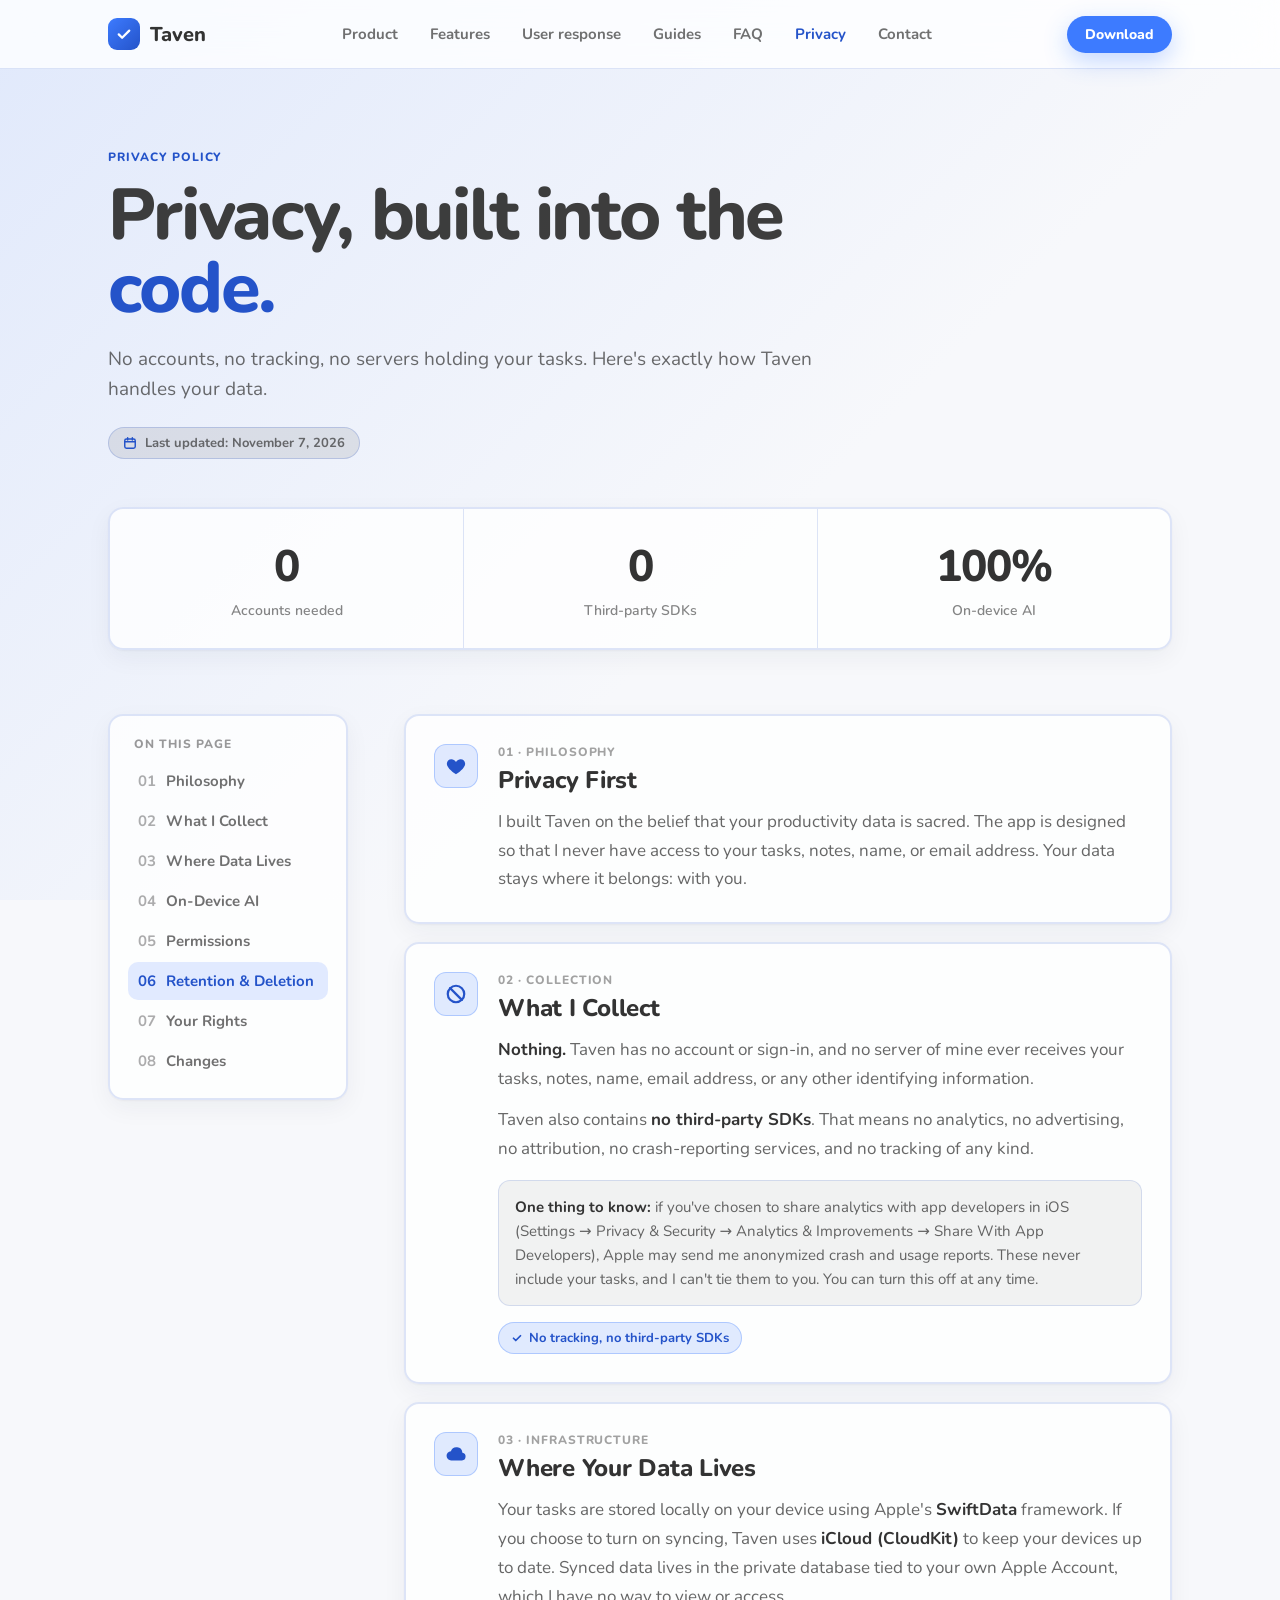
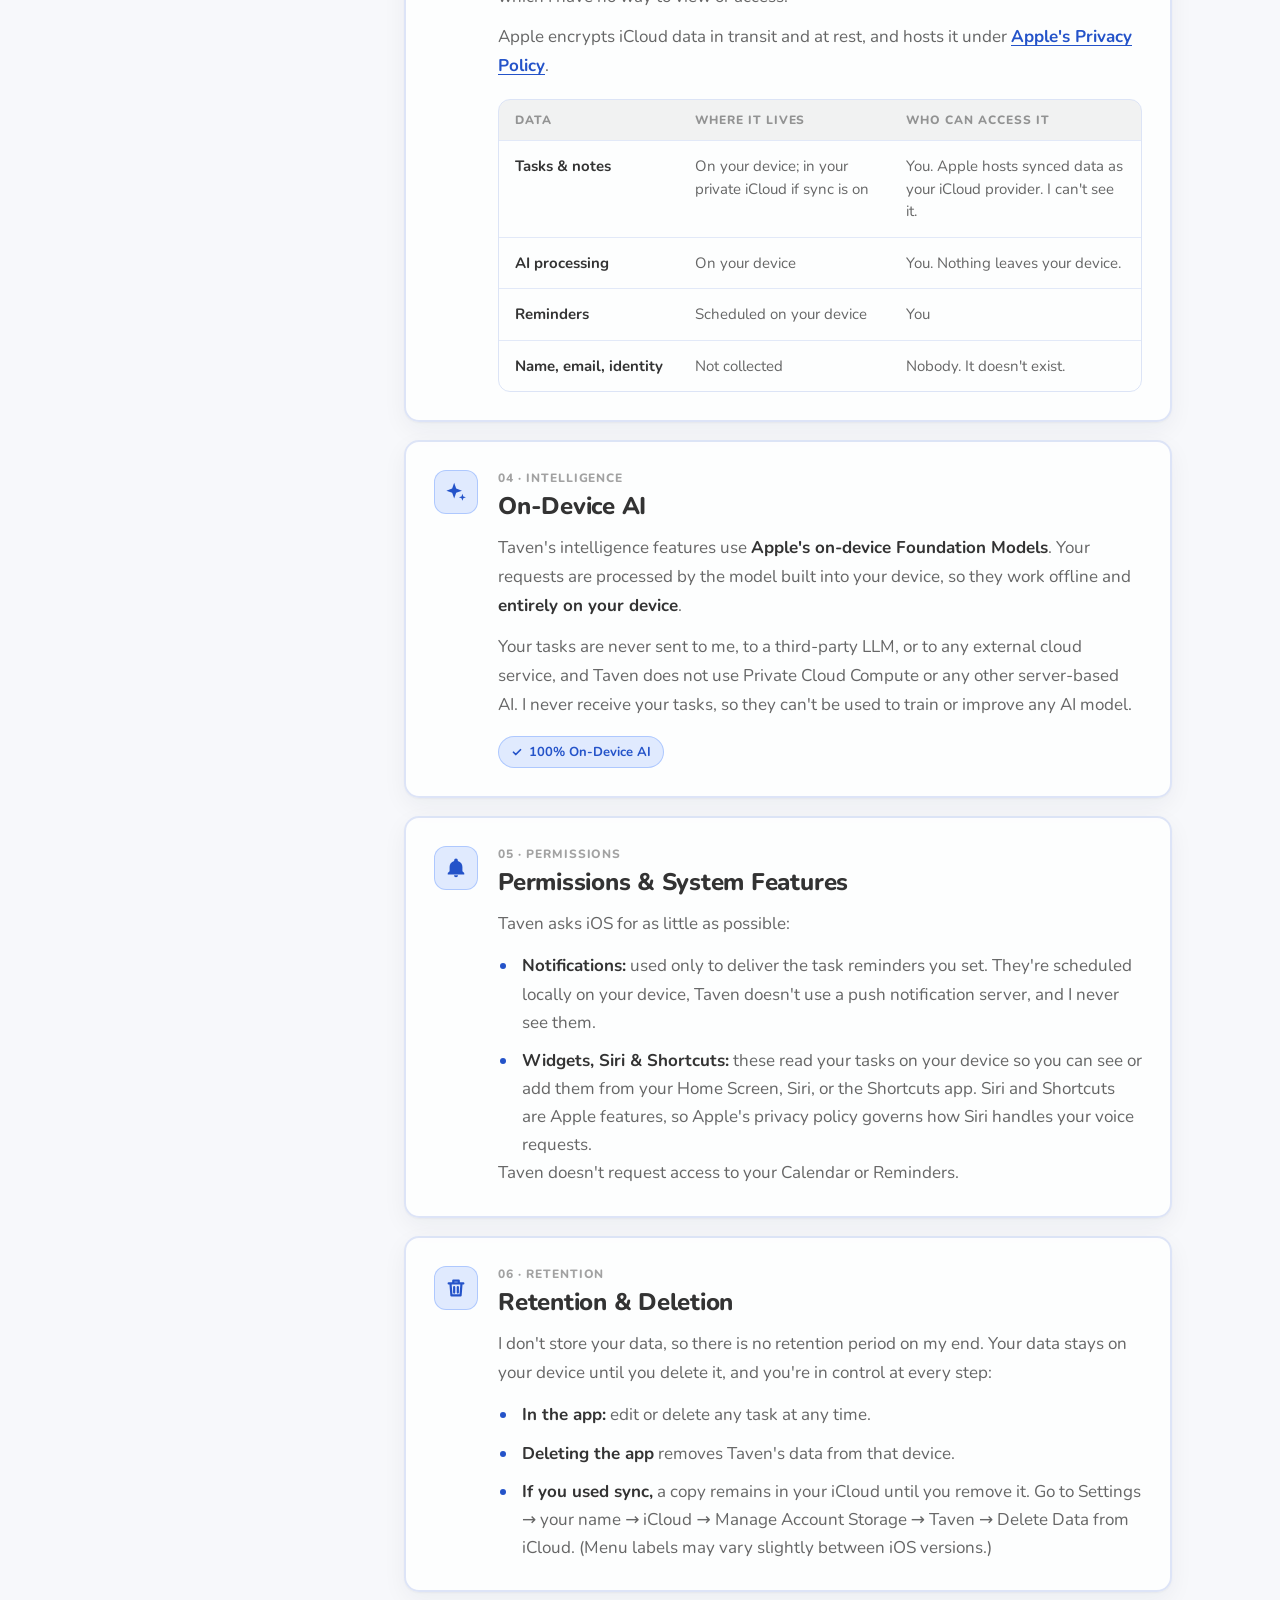
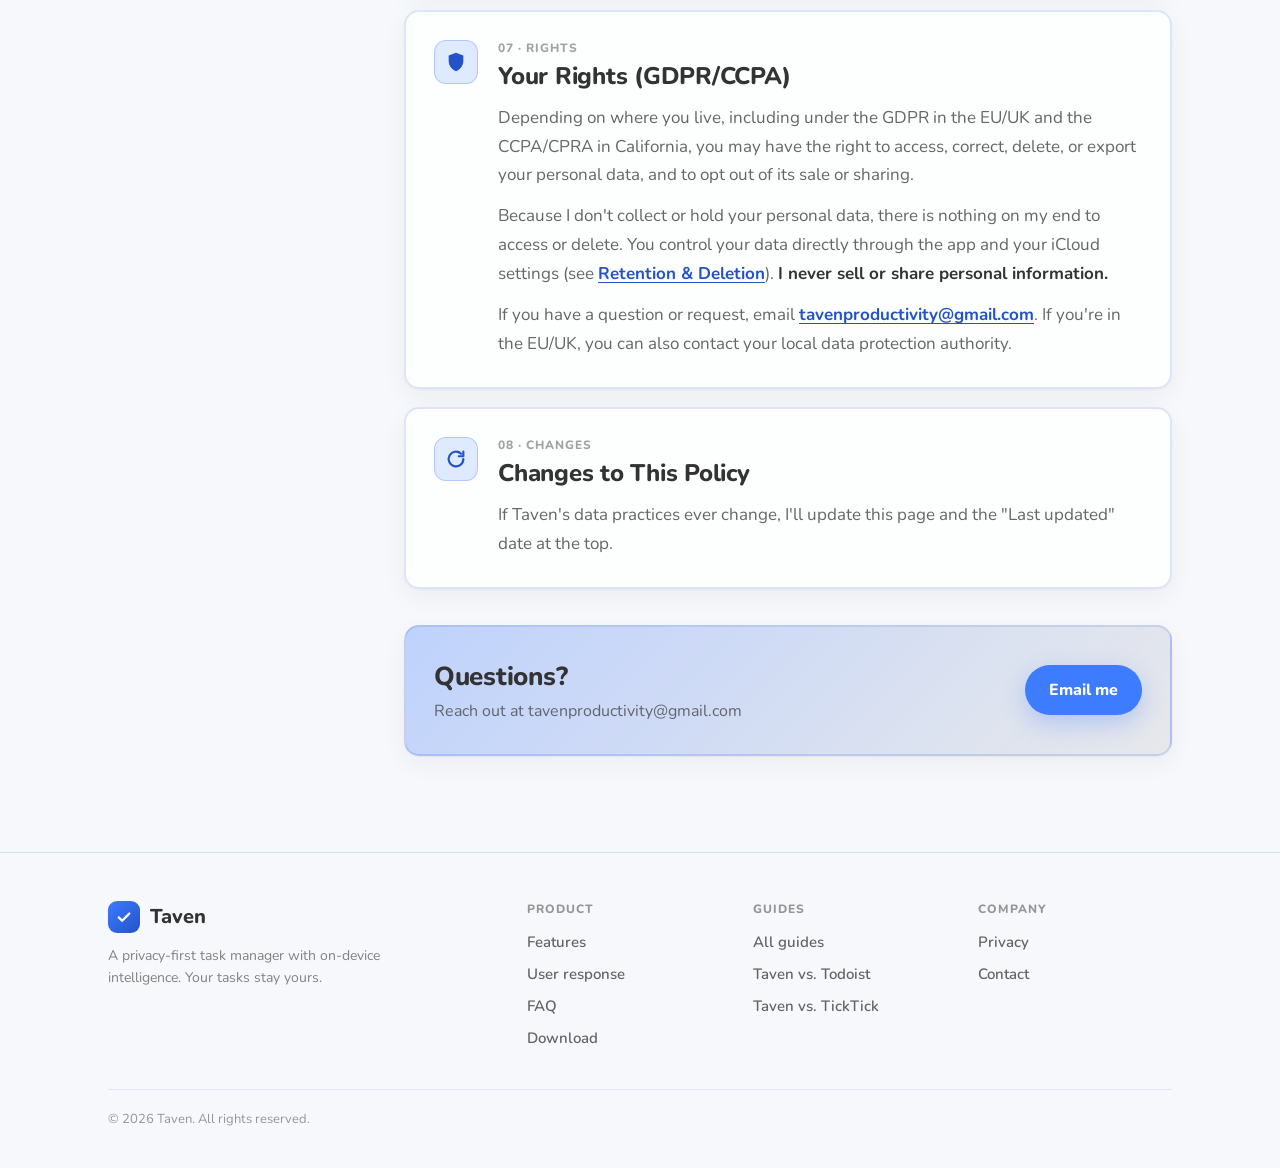
<file: privacy.html>
<!DOCTYPE html>
<html lang="en">
<head>
  <meta charset="UTF-8" />
  <meta name="viewport" content="width=device-width, initial-scale=1.0" />
  <meta name="color-scheme" content="light" />
  <title>Privacy — Taven</title>
  <meta name="description" content="How Taven keeps your tasks private: no accounts, no data collection, no third-party SDKs, on-device AI." />
  <link rel="canonical" href="https://tavenproductivity.com/privacy.html" />
  <link rel="preconnect" href="https://fonts.googleapis.com" />
  <link rel="preconnect" href="https://fonts.gstatic.com" crossorigin />
  <!-- Nunito is only a fallback; Apple devices use SF Pro Rounded via ui-rounded -->
  <link href="https://fonts.googleapis.com/css2?family=Nunito:wght@400;500;600;700;800&display=swap" rel="stylesheet" />
  <style>
    /* Palette mirrors getColors() in Funcs.swift — keep in sync with index.html */
    :root {
    color-scheme: light;
      --acc: #3d7bff;            --acc-rgb: 61, 123, 255;
      --opp-acc: #2453c9;        --opp-acc-rgb: 36, 83, 201;
      --back: #f7f8fb;
      --opp-back: #333333;       --opp-back-rgb: 51, 51, 51;
      --nav-bg: rgba(255, 255, 255, 0.8);
      --font: ui-rounded, "SF Pro Rounded", "Nunito", -apple-system, BlinkMacSystemFont, system-ui, sans-serif;
      --r-card: 15px;
    }

    *, *::before, *::after { box-sizing: border-box; margin: 0; padding: 0; }
    html { scroll-behavior: smooth; scroll-padding-top: 92px; }
    body {
      font-family: var(--font);
      color: var(--opp-back);
      background-color: var(--back);
      background-image: linear-gradient(135deg, rgba(var(--acc-rgb), 0.12), var(--back) 60%);
      background-attachment: fixed;
      min-height: 100vh;
      overflow-x: hidden;
      -webkit-font-smoothing: antialiased;
    }
    a { color: inherit; }
    .container { max-width: 1160px; margin: 0 auto; padding: 0 24px; }
    @media (min-width: 900px) { .container { padding: 0 48px; } }
    .sr-only { position: absolute; width: 1px; height: 1px; overflow: hidden; clip: rect(0 0 0 0); white-space: nowrap; }

    .frost {
      background: rgba(255, 255, 255, 0.78);
      box-shadow: 0 1px 2px rgba(20, 30, 60, 0.04), 0 8px 24px rgba(20, 30, 60, 0.05);
      border: 2px solid rgba(var(--opp-acc-rgb), 0.15);
      border-radius: var(--r-card);
    }

    /* NAVBAR */
    .navbar {
      position: sticky; top: 0; z-index: 100;
      background: var(--nav-bg);
      backdrop-filter: blur(20px) saturate(1.5);
      -webkit-backdrop-filter: blur(20px) saturate(1.5);
      border-bottom: 1px solid rgba(var(--opp-acc-rgb), 0.15);
    }
    .navbar .container { height: 68px; display: flex; align-items: center; justify-content: space-between; gap: 24px; }
    .brand { display: flex; align-items: center; gap: 10px; text-decoration: none; font-size: 20px; font-weight: 800; }
    .brand-mark { width: 32px; height: 32px; border-radius: 9px; display: grid; place-items: center; background: linear-gradient(135deg, var(--acc), var(--opp-acc)); color: #fff; }
    .brand-mark svg { width: 18px; height: 18px; }
    .nav-links { display: flex; gap: 4px; list-style: none; }
    .nav-links a { display: block; padding: 8px 14px; border-radius: 999px; text-decoration: none; font-size: 15px; font-weight: 700; color: rgba(var(--opp-back-rgb), 0.7); transition: background .2s, color .2s; }
    .nav-links a:hover { background: rgba(var(--opp-back-rgb), 0.1); color: var(--opp-back); }
    .nav-links a[aria-current="page"] { color: var(--opp-acc); }
    .nav-links a { white-space: nowrap; }
    @media (max-width: 1120px) { .nav-links { gap: 0; } .nav-links a { padding: 8px 10px; font-size: 14px; } }
    @media (max-width: 900px) { .nav-links { display: none; } }

    .btn { display: inline-flex; align-items: center; gap: 10px; padding: 14px 24px; border-radius: 999px; font-size: 16px; font-weight: 800; text-decoration: none; transition: transform .15s ease-out, filter .2s; }
    .btn:active { transform: scale(0.97); }
    .btn-sm { padding: 9px 18px; font-size: 14px; }
    .btn-primary { background: var(--acc); color: #fff; box-shadow: 0 8px 24px rgba(var(--acc-rgb), 0.3); }
    .btn-primary:hover { filter: brightness(1.07); transform: translateY(-1px); }

    /* PAGE HEADER */
    .page-head { padding: 80px 0 48px; max-width: 760px; }
    .label { font-size: 12px; font-weight: 800; letter-spacing: .08em; text-transform: uppercase; color: var(--opp-acc); margin-bottom: 14px; }
    .h1 { font-size: clamp(42px, 6.5vw, 72px); font-weight: 800; line-height: 1.02; letter-spacing: -0.03em; color: rgba(var(--opp-back-rgb), .95); margin-bottom: 18px; }
    .h1 span { color: var(--opp-acc); }
    .lede { font-size: 19px; line-height: 1.6; color: rgba(var(--opp-back-rgb), .72); }
    .updated {
      display: inline-flex; align-items: center; gap: 8px; margin-top: 22px; padding: 6px 14px; border-radius: 999px;
      font-size: 13px; font-weight: 700; color: rgba(var(--opp-back-rgb), .7);
      background: rgba(var(--opp-back-rgb), .1); border: 1px solid rgba(var(--opp-acc-rgb), .2);
    }
    .updated svg { width: 14px; height: 14px; color: var(--opp-acc); }

    /* SUMMARY STRIP */
    .strip { display: grid; grid-template-columns: repeat(3, 1fr); }
    .strip-item { padding: 28px 16px; text-align: center; }
    .strip-item + .strip-item { border-left: 1px solid rgba(var(--opp-acc-rgb), .15); }
    .strip-item .v { font-size: clamp(30px, 4.5vw, 44px); font-weight: 800; letter-spacing: -0.02em; }
    .strip-item .l { font-size: 14px; font-weight: 600; margin-top: 4px; color: rgba(var(--opp-back-rgb), .6); }

    /* POLICY LAYOUT: sidebar + content */
    .policy { display: grid; grid-template-columns: 1fr; gap: 40px; padding-top: 64px; }
    @media (min-width: 960px) { .policy { grid-template-columns: 240px 1fr; gap: 56px; } }
    .toc { align-self: start; }
    @media (min-width: 960px) { .toc { position: sticky; top: 96px; } }
    .toc-card { padding: 18px; }
    .toc h2 { font-size: 12px; font-weight: 800; letter-spacing: .08em; text-transform: uppercase; color: rgba(var(--opp-back-rgb), .5); margin: 2px 6px 10px; }
    .toc ol { list-style: none; display: grid; gap: 2px; }
    .toc a {
      display: flex; gap: 10px; padding: 9px 10px; border-radius: 10px; text-decoration: none;
      font-size: 15px; font-weight: 700; color: rgba(var(--opp-back-rgb), .7); transition: background .2s, color .2s;
    }
    .toc a span { color: rgba(var(--opp-back-rgb), .4); font-variant-numeric: tabular-nums; }
    .toc a:hover { background: rgba(var(--opp-back-rgb), .08); color: var(--opp-back); }
    .toc a.active { background: rgba(var(--acc-rgb), .15); color: var(--opp-acc); }
    .toc a.active span { color: var(--opp-acc); }

    .sections { display: flex; flex-direction: column; gap: 18px; }
    .block { padding: 28px; display: grid; grid-template-columns: 44px 1fr; gap: 20px; }
    .block > div:last-child { min-width: 0; }
    @media (max-width: 560px) { .block { grid-template-columns: 1fr; gap: 14px; padding: 22px; } }
    .icon { width: 44px; height: 44px; border-radius: 12px; display: grid; place-items: center; background: rgba(var(--acc-rgb), .15); border: 1px solid rgba(var(--acc-rgb), .3); color: var(--opp-acc); }
    .icon svg { width: 22px; height: 22px; }
    .index { font-size: 12px; font-weight: 800; letter-spacing: .08em; text-transform: uppercase; color: rgba(var(--opp-back-rgb), .45); }
    .block h2 { font-size: 24px; font-weight: 800; letter-spacing: -0.01em; margin: 4px 0 12px; }
    .block p { font-size: 17px; line-height: 1.7; color: rgba(var(--opp-back-rgb), .75); }
    .block p + p { margin-top: 12px; }
    .block strong { color: var(--opp-back); font-weight: 700; }
    .block a { color: var(--opp-acc); font-weight: 700; text-underline-offset: 3px; }
    .block ul { margin-top: 14px; padding-left: 20px; display: grid; gap: 10px; }
    .block li { font-size: 17px; line-height: 1.65; color: rgba(var(--opp-back-rgb), .75); padding-left: 4px; }
    .block li::marker { color: var(--opp-acc); }
    .note { margin-top: 16px; padding: 14px 16px; border-radius: 12px; font-size: 15px; line-height: 1.6; color: rgba(var(--opp-back-rgb), .75); background: rgba(var(--opp-back-rgb), .06); border: 1px solid rgba(var(--opp-acc-rgb), .15); }
    .pill { display: inline-flex; align-items: center; gap: 6px; margin-top: 16px; font-size: 13px; font-weight: 700; padding: 6px 12px; border-radius: 999px; color: var(--opp-acc); background: rgba(var(--acc-rgb), .15); border: 1px solid rgba(var(--acc-rgb), .3); }
    .pill svg { width: 12px; height: 12px; }

    /* DATA TABLE */
    .table-wrap { margin-top: 18px; overflow-x: auto; border-radius: 12px; border: 1px solid rgba(var(--opp-acc-rgb), .15); }
    .data-table { width: 100%; min-width: 480px; border-collapse: collapse; font-size: 15px; }
    .data-table th { text-align: left; padding: 12px 16px; font-size: 12px; font-weight: 800; letter-spacing: .08em; text-transform: uppercase; color: rgba(var(--opp-back-rgb), .5); background: rgba(var(--opp-back-rgb), .06); }
    .data-table td { padding: 14px 16px; line-height: 1.5; vertical-align: top; color: rgba(var(--opp-back-rgb), .75); border-top: 1px solid rgba(var(--opp-acc-rgb), .12); }
    .data-table td:first-child { font-weight: 700; color: var(--opp-back); white-space: nowrap; }

    .contact { margin-top: 18px; padding: 32px 28px; display: flex; flex-wrap: wrap; align-items: center; justify-content: space-between; gap: 20px; background: linear-gradient(135deg, rgba(var(--acc-rgb), .3), rgba(var(--opp-back-rgb), .08)); }
    .contact h2 { font-size: 26px; font-weight: 800; letter-spacing: -0.01em; }
    .contact p { margin-top: 6px; font-size: 16px; color: rgba(var(--opp-back-rgb), .7); }

    /* FOOTER */
    .footer { margin-top: 96px; border-top: 1px solid rgba(var(--opp-acc-rgb), .15); padding: 48px 0 40px; }
    .footer-grid { display: grid; grid-template-columns: 1fr; gap: 32px; }
    @media (min-width: 720px) { .footer-grid { grid-template-columns: 2fr 1fr 1fr 1fr; } }
    .footer p { font-size: 14px; line-height: 1.6; margin-top: 12px; max-width: 320px; color: rgba(var(--opp-back-rgb), .6); }
    .footer h4 { font-size: 12px; font-weight: 800; letter-spacing: .08em; text-transform: uppercase; color: rgba(var(--opp-back-rgb), .5); margin-bottom: 14px; }
    .footer ul { list-style: none; display: grid; gap: 10px; }
    .footer ul a { text-decoration: none; font-size: 15px; font-weight: 600; color: rgba(var(--opp-back-rgb), .75); }
    .footer ul a:hover { color: var(--opp-acc); }
    .copyright { margin-top: 40px; padding-top: 20px; border-top: 1px solid rgba(var(--opp-acc-rgb), .1); font-size: 13px; color: rgba(var(--opp-back-rgb), .5); }

    :focus-visible { outline: 2.5px solid var(--opp-acc); outline-offset: 3px; border-radius: 8px; }
    @media (prefers-reduced-motion: reduce) {
      *, *::before, *::after { transition: none !important; scroll-behavior: auto !important; }
    }

    /* MOBILE MENU */
    .nav-right { display: flex; align-items: center; gap: 10px; }
    .menu { position: relative; display: none; }
    @media (max-width: 900px) { .menu { display: block; } }
    .menu summary { list-style: none; cursor: pointer; width: 40px; height: 40px; border-radius: 12px; display: grid; place-items: center; background: rgba(var(--opp-back-rgb), .08); }
    .menu summary::-webkit-details-marker { display: none; }
    .menu summary svg { width: 22px; height: 22px; }
    .menu ul { position: absolute; right: 0; top: 50px; min-width: 200px; list-style: none; padding: 8px; border-radius: 14px; background: #fff; border: 1px solid rgba(var(--opp-acc-rgb), .15); box-shadow: 0 12px 32px rgba(20, 30, 60, .14); }
    .menu a { display: block; padding: 11px 14px; border-radius: 10px; text-decoration: none; font-size: 16px; font-weight: 700; color: var(--opp-back); }
    .menu a:hover { background: rgba(var(--acc-rgb), .1); color: var(--opp-acc); }
  </style>
</head>
<body>

<header class="navbar">
  <div class="container">
    <a href="/" class="brand" aria-label="Taven home">
      <span class="brand-mark"><svg viewBox="0 0 24 24" fill="none" stroke="currentColor" stroke-width="3" stroke-linecap="round" stroke-linejoin="round" aria-hidden="true"><path d="M5 12.5l4.5 4.5L19 7.5"/></svg></span>
      Taven
    </a>
    <nav aria-label="Main">
      <ul class="nav-links">
        <li><a href="/">Product</a></li>
        <li><a href="/features.html">Features</a></li>
        <li><a href="/user-response.html">User response</a></li>
        <li><a href="/guides/">Guides</a></li>
        <li><a href="/faq.html">FAQ</a></li>
        <li><a href="/privacy.html" aria-current="page">Privacy</a></li>
        <li><a href="mailto:tavenproductivity@gmail.com">Contact</a></li>
      </ul>
    </nav>
    <div class="nav-right">
      <a href="https://apps.apple.com/app/id6761032737" class="btn btn-primary btn-sm">Download</a>
      <details class="menu"><summary aria-label="Menu"><svg viewBox="0 0 24 24" fill="none" stroke="currentColor" stroke-width="2.4" stroke-linecap="round" aria-hidden="true"><path d="M4 7h16M4 12h16M4 17h16"/></svg></summary><ul><li><a href="/">Product</a></li><li><a href="/features.html">Features</a></li><li><a href="/user-response.html">User response</a></li><li><a href="/guides/">Guides</a></li><li><a href="/faq.html">FAQ</a></li><li><a href="/privacy.html">Privacy</a></li><li><a href="mailto:tavenproductivity@gmail.com">Contact</a></li></ul></details>
    </div>
  </div>
</header>

<main class="container">
  <section class="page-head">
    <div class="label">Privacy Policy</div>
    <h1 class="h1">Privacy, built into the <span>code.</span></h1>
    <p class="lede">No accounts, no tracking, no servers holding your tasks. Here's exactly how Taven handles your data.</p>
    <div class="updated">
      <svg viewBox="0 0 24 24" fill="none" stroke="currentColor" stroke-width="2.5" stroke-linecap="round" aria-hidden="true"><rect x="3" y="5" width="18" height="16" rx="3"/><path d="M3 10h18M8 3v4M16 3v4"/></svg>
      Last updated: November 7, 2026
    </div>
  </section>

  <section class="strip frost" aria-label="Summary">
    <div class="strip-item"><div class="v">0</div><div class="l">Accounts needed</div></div>
    <div class="strip-item"><div class="v">0</div><div class="l">Third-party SDKs</div></div>
    <div class="strip-item"><div class="v">100%</div><div class="l">On-device AI</div></div>
  </section>

  <div class="policy">
    <aside class="toc">
      <nav class="toc-card frost" aria-label="On this page">
        <h2>On this page</h2>
        <ol>
          <li><a href="#philosophy"><span>01</span>Philosophy</a></li>
          <li><a href="#collection"><span>02</span>What I Collect</a></li>
          <li><a href="#infrastructure"><span>03</span>Where Data Lives</a></li>
          <li><a href="#intelligence"><span>04</span>On-Device AI</a></li>
          <li><a href="#permissions"><span>05</span>Permissions</a></li>
          <li><a href="#deletion"><span>06</span>Retention &amp; Deletion</a></li>
          <li><a href="#rights"><span>07</span>Your Rights</a></li>
          <li><a href="#changes"><span>08</span>Changes</a></li>
        </ol>
      </nav>
    </aside>

    <div class="sections">
      <article class="block frost" id="philosophy">
        <div class="icon"><svg viewBox="0 0 24 24" fill="currentColor" aria-hidden="true"><path d="M12 21s-7.5-4.6-9.5-9.3C1 8 3.4 4.5 7 4.5c2 0 3.6 1.1 5 3 1.4-1.9 3-3 5-3 3.6 0 6 3.5 4.5 7.2C19.5 16.4 12 21 12 21z"/></svg></div>
        <div>
          <div class="index">01 · Philosophy</div>
          <h2>Privacy First</h2>
          <p>I built Taven on the belief that your productivity data is sacred. The app is designed so that I never have access to your tasks, notes, name, or email address. Your data stays where it belongs: with you.</p>
        </div>
      </article>

      <article class="block frost" id="collection">
        <div class="icon"><svg viewBox="0 0 24 24" fill="none" stroke="currentColor" stroke-width="2.4" stroke-linecap="round" aria-hidden="true"><circle cx="12" cy="12" r="9"/><path d="M5.6 5.6l12.8 12.8"/></svg></div>
        <div>
          <div class="index">02 · Collection</div>
          <h2>What I Collect</h2>
          <p><strong>Nothing.</strong> Taven has no account or sign-in, and no server of mine ever receives your tasks, notes, name, email address, or any other identifying information.</p>
          <p>Taven also contains <strong>no third-party SDKs</strong>. That means no analytics, no advertising, no attribution, no crash-reporting services, and no tracking of any kind.</p>
          <div class="note"><strong>One thing to know:</strong> if you've chosen to share analytics with app developers in iOS (Settings → Privacy &amp; Security → Analytics &amp; Improvements → Share With App Developers), Apple may send me anonymized crash and usage reports. These never include your tasks, and I can't tie them to you. You can turn this off at any time.</div>
          <span class="pill"><svg viewBox="0 0 24 24" fill="none" stroke="currentColor" stroke-width="3.5" stroke-linecap="round" stroke-linejoin="round" aria-hidden="true"><path d="M5 12.5l4.5 4.5L19 7.5"/></svg>No tracking, no third-party SDKs</span>
        </div>
      </article>

      <article class="block frost" id="infrastructure">
        <div class="icon"><svg viewBox="0 0 24 24" fill="currentColor" aria-hidden="true"><path d="M18.5 19H7a5 5 0 0 1-.6-10A6.5 6.5 0 0 1 19 10.5a4.3 4.3 0 0 1-.5 8.5z"/></svg></div>
        <div>
          <div class="index">03 · Infrastructure</div>
          <h2>Where Your Data Lives</h2>
          <p>Your tasks are stored locally on your device using Apple's <strong>SwiftData</strong> framework. If you choose to turn on syncing, Taven uses <strong>iCloud (CloudKit)</strong> to keep your devices up to date. Synced data lives in the private database tied to your own Apple Account, which I have no way to view or access.</p>
          <p>Apple encrypts iCloud data in transit and at rest, and hosts it under <a href="https://www.apple.com/legal/privacy/" target="_blank" rel="noopener">Apple's Privacy Policy</a>.</p>
          <div class="table-wrap">
            <table class="data-table">
              <caption class="sr-only">Where each type of Taven data is stored and who can access it</caption>
              <thead><tr><th scope="col">Data</th><th scope="col">Where it lives</th><th scope="col">Who can access it</th></tr></thead>
              <tbody>
                <tr><td>Tasks &amp; notes</td><td>On your device; in your private iCloud if sync is on</td><td>You. Apple hosts synced data as your iCloud provider. I can't see it.</td></tr>
                <tr><td>AI processing</td><td>On your device</td><td>You. Nothing leaves your device.</td></tr>
                <tr><td>Reminders</td><td>Scheduled on your device</td><td>You</td></tr>
                <tr><td>Name, email, identity</td><td>Not collected</td><td>Nobody. It doesn't exist.</td></tr>
              </tbody>
            </table>
          </div>
        </div>
      </article>

      <article class="block frost" id="intelligence">
        <div class="icon"><svg viewBox="0 0 24 24" fill="currentColor" aria-hidden="true"><path d="M10 2l2.2 6.3L18.5 10.5 12.2 12.7 10 19l-2.2-6.3L1.5 10.5l6.3-2.2zM19 14l1 2.8 2.8 1-2.8 1L19 21.6l-1-2.8-2.8-1 2.8-1z"/></svg></div>
        <div>
          <div class="index">04 · Intelligence</div>
          <h2>On-Device AI</h2>
          <p>Taven's intelligence features use <strong>Apple's on-device Foundation Models</strong>. Your requests are processed by the model built into your device, so they work offline and <strong>entirely on your device</strong>.</p>
          <p>Your tasks are never sent to me, to a third-party LLM, or to any external cloud service, and Taven does not use Private Cloud Compute or any other server-based AI. I never receive your tasks, so they can't be used to train or improve any AI model.</p>
          <span class="pill"><svg viewBox="0 0 24 24" fill="none" stroke="currentColor" stroke-width="3.5" stroke-linecap="round" stroke-linejoin="round" aria-hidden="true"><path d="M5 12.5l4.5 4.5L19 7.5"/></svg>100% On-Device AI</span>
        </div>
      </article>

      <article class="block frost" id="permissions">
        <div class="icon"><svg viewBox="0 0 24 24" fill="currentColor" aria-hidden="true"><path d="M12 22a2.2 2.2 0 0 0 2.2-2.2H9.8A2.2 2.2 0 0 0 12 22zm7-6.5V11a7 7 0 0 0-5-6.7V3.5a2 2 0 0 0-4 0v.8A7 7 0 0 0 5 11v4.5L3 17.5V19h18v-1.5z"/></svg></div>
        <div>
          <div class="index">05 · Permissions</div>
          <h2>Permissions &amp; System Features</h2>
          <p>Taven asks iOS for as little as possible:</p>
          <ul>
            <li><strong>Notifications:</strong> used only to deliver the task reminders you set. They're scheduled locally on your device, Taven doesn't use a push notification server, and I never see them.</li>
            <li><strong>Widgets, Siri &amp; Shortcuts:</strong> these read your tasks on your device so you can see or add them from your Home Screen, Siri, or the Shortcuts app. Siri and Shortcuts are Apple features, so Apple's privacy policy governs how Siri handles your voice requests.</li>
          </ul>
          <p>Taven doesn't request access to your Calendar or Reminders.</p>
        </div>
      </article>

      <article class="block frost" id="deletion">
        <div class="icon"><svg viewBox="0 0 24 24" fill="none" stroke="currentColor" stroke-width="2.4" stroke-linecap="round" stroke-linejoin="round" aria-hidden="true"><path d="M4 7h16M10 11v6M14 11v6M6 7l1 13h10l1-13M9 7V4h6v3"/></svg></div>
        <div>
          <div class="index">06 · Retention</div>
          <h2>Retention &amp; Deletion</h2>
          <p>I don't store your data, so there is no retention period on my end. Your data stays on your device until you delete it, and you're in control at every step:</p>
          <ul>
            <li><strong>In the app:</strong> edit or delete any task at any time.</li>
            <li><strong>Deleting the app</strong> removes Taven's data from that device.</li>
            <li><strong>If you used sync,</strong> a copy remains in your iCloud until you remove it. Go to Settings → your name → iCloud → Manage Account Storage → Taven → Delete Data from iCloud. (Menu labels may vary slightly between iOS versions.)</li>
          </ul>
        </div>
      </article>

      <article class="block frost" id="rights">
        <div class="icon"><svg viewBox="0 0 24 24" fill="currentColor" aria-hidden="true"><path d="M12 2l8 3v6c0 5-3.4 9.4-8 11-4.6-1.6-8-6-8-11V5z"/></svg></div>
        <div>
          <div class="index">07 · Rights</div>
          <h2>Your Rights (GDPR/CCPA)</h2>
          <p>Depending on where you live, including under the GDPR in the EU/UK and the CCPA/CPRA in California, you may have the right to access, correct, delete, or export your personal data, and to opt out of its sale or sharing.</p>
          <p>Because I don't collect or hold your personal data, there is nothing on my end to access or delete. You control your data directly through the app and your iCloud settings (see <a href="#deletion">Retention &amp; Deletion</a>). <strong>I never sell or share personal information.</strong></p>
          <p>If you have a question or request, email <a href="mailto:tavenproductivity@gmail.com">tavenproductivity@gmail.com</a>. If you're in the EU/UK, you can also contact your local data protection authority.</p>
        </div>
      </article>

      <article class="block frost" id="changes">
        <div class="icon"><svg viewBox="0 0 24 24" fill="none" stroke="currentColor" stroke-width="2.4" stroke-linecap="round" stroke-linejoin="round" aria-hidden="true"><path d="M20 12a8 8 0 1 1-2.5-5.8M20 4v5h-5"/></svg></div>
        <div>
          <div class="index">08 · Changes</div>
          <h2>Changes to This Policy</h2>
          <p>If Taven's data practices ever change, I'll update this page and the "Last updated" date at the top.</p>
        </div>
      </article>

      <section class="contact frost" id="contact">
        <div>
          <h2>Questions?</h2>
          <p>Reach out at tavenproductivity@gmail.com</p>
        </div>
        <a class="btn btn-primary" href="mailto:tavenproductivity@gmail.com">Email me</a>
      </section>
    </div>
  </div>
</main>

<footer class="footer">
  <div class="container">
    <div class="footer-grid">
      <div>
        <a href="/" class="brand">
          <span class="brand-mark"><svg viewBox="0 0 24 24" fill="none" stroke="currentColor" stroke-width="3" stroke-linecap="round" stroke-linejoin="round" aria-hidden="true"><path d="M5 12.5l4.5 4.5L19 7.5"/></svg></span>
          Taven
        </a>
        <p>A privacy-first task manager with on-device intelligence. Your tasks stay yours.</p>
      </div>
      <div>
        <h4>Product</h4>
        <ul>
          <li><a href="/features.html">Features</a></li>
          <li><a href="/user-response.html">User response</a></li>
          <li><a href="/faq.html">FAQ</a></li>
          <li><a href="https://apps.apple.com/app/id6761032737">Download</a></li>
        </ul>
      </div>
      <div>
        <h4>Guides</h4>
        <ul>
          <li><a href="/guides/">All guides</a></li>
          <li><a href="/compare/taven-vs-todoist.html">Taven vs. Todoist</a></li>
          <li><a href="/compare/taven-vs-ticktick.html">Taven vs. TickTick</a></li>
        </ul>
      </div>
      <div>
        <h4>Company</h4>
        <ul>
          <li><a href="privacy.html">Privacy</a></li>
          <li><a href="mailto:tavenproductivity@gmail.com">Contact</a></li>
        </ul>
      </div>
    </div>
    <div class="copyright">© <span id="year">2026</span> Taven. All rights reserved.</div>
  </div>
</footer>

<script>
  document.getElementById('year').textContent = new Date().getFullYear();
  // Highlight the sidebar link for the section in view
  (() => {
    const links = document.querySelectorAll('.toc a');
    const io = new IntersectionObserver(entries => {
      entries.forEach(en => {
        if (!en.isIntersecting) return;
        links.forEach(a => a.classList.toggle('active', a.getAttribute('href') === '#' + en.target.id));
      });
    }, { rootMargin: '-40% 0px -50% 0px' });
    document.querySelectorAll('.block').forEach(b => io.observe(b));
  })();
</script>
</body>
</html>
</file>
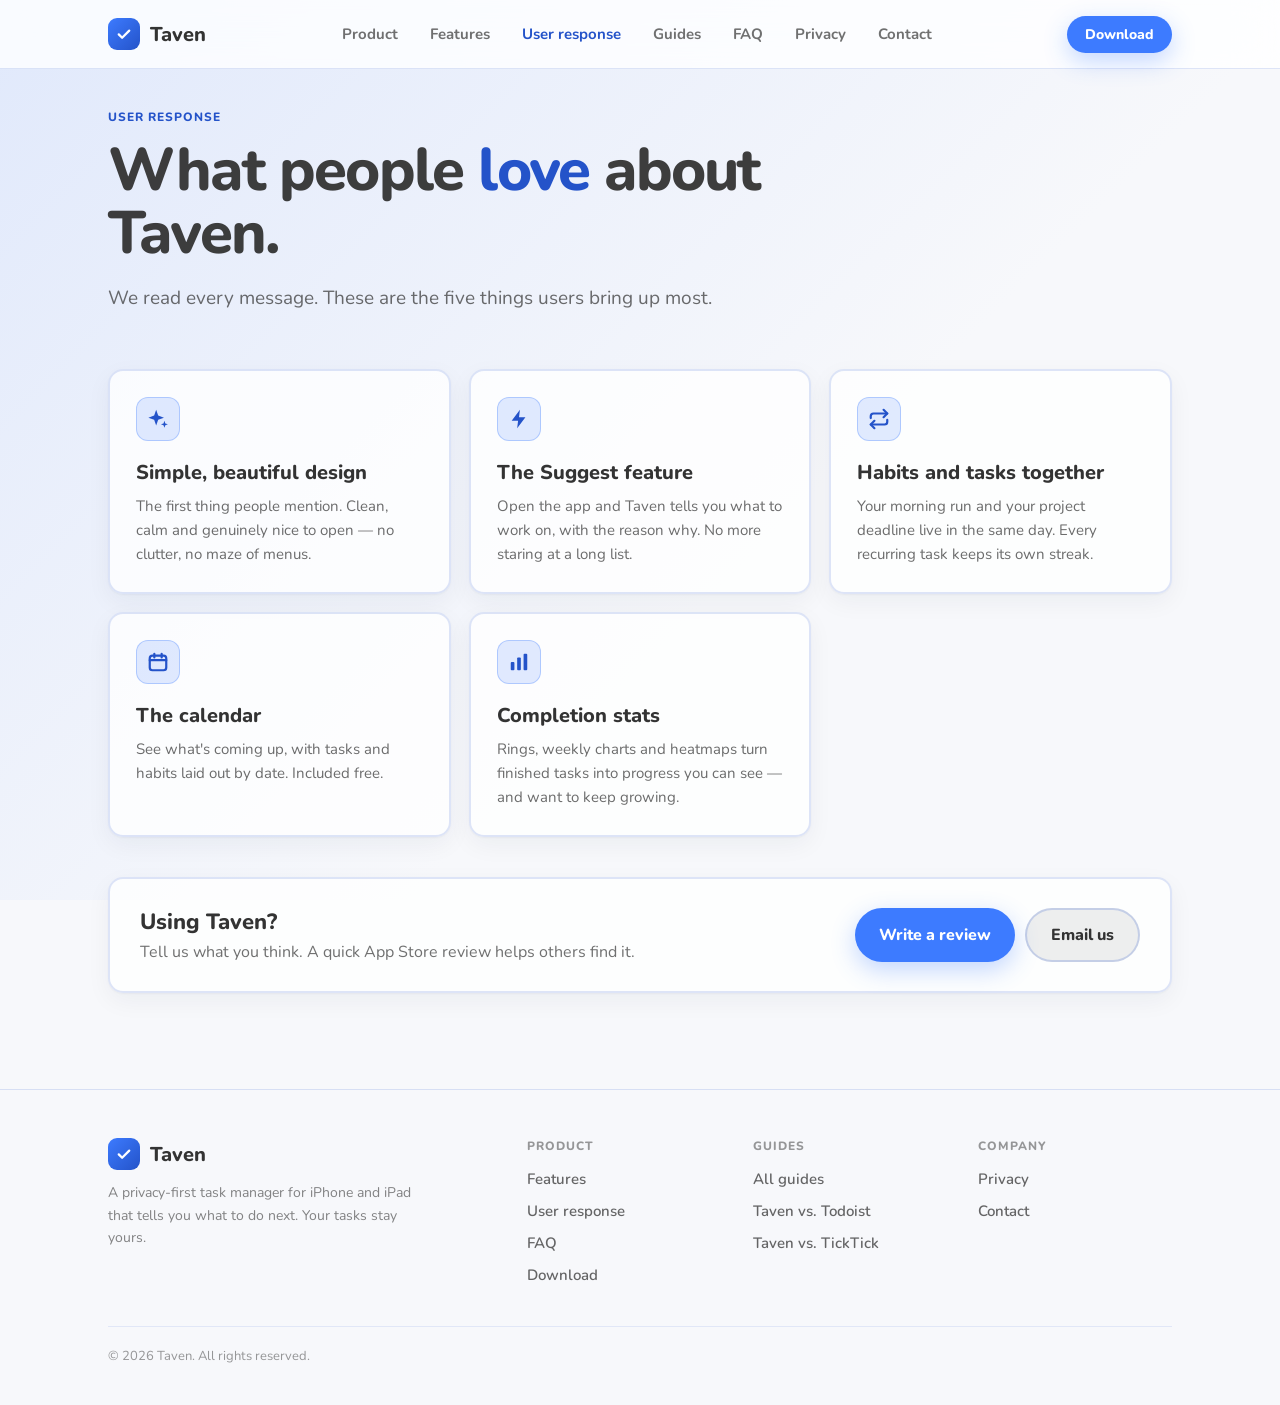
<file: user-response.html>
<!DOCTYPE html>
<html lang="en">
<head>
  <meta charset="UTF-8" />
  <meta name="viewport" content="width=device-width, initial-scale=1.0" />
  <meta name="color-scheme" content="light" />
  <title>User Response — What People Love About Taven</title>
  <meta name="description" content="What Taven users tell us they love most: the simple, beautiful design, the Suggest feature, habits and tasks together, the calendar and completion stats." />
  <meta name="robots" content="index, follow, max-snippet:-1" />
  <link rel="canonical" href="https://tavenproductivity.com/user-response.html" />
  <meta property="og:type" content="website" />
  <meta property="og:site_name" content="Taven" />
  <meta property="og:title" content="User Response — What People Love About Taven" />
  <meta property="og:description" content="What Taven users tell us they love most: the simple, beautiful design, the Suggest feature, habits and tasks together, the calendar and completion stats." />
  <meta property="og:url" content="https://tavenproductivity.com/user-response.html" />
  <meta name="twitter:card" content="summary" />
  <meta name="apple-itunes-app" content="app-id=6761032737" />
  <link rel="preconnect" href="https://fonts.googleapis.com" />
  <link rel="preconnect" href="https://fonts.gstatic.com" crossorigin />
  <link href="https://fonts.googleapis.com/css2?family=Nunito:wght@400;500;600;700;800&display=swap" rel="stylesheet" />
  <link rel="stylesheet" href="/assets/site.css" />
  <script type="application/ld+json">
{
  "@context": "https://schema.org",
  "@type": "WebPage",
  "name": "User response",
  "url": "https://tavenproductivity.com/user-response.html",
  "description": "What Taven users tell us they love most: the simple, beautiful design, the Suggest feature, habits and tasks together, the calendar and completion stats.",
  "publisher": {
    "@type": "Organization",
    "name": "Taven",
    "url": "https://tavenproductivity.com/"
  },
  "about": {
    "@type": "MobileApplication",
    "name": "Taven",
    "operatingSystem": "iOS, iPadOS",
    "url": "https://tavenproductivity.com/"
  }
}
  </script>
</head>
<body>

<header class="navbar">
  <div class="container">
    <a href="/" class="brand" aria-label="Taven home">
      <span class="brand-mark"><svg viewBox="0 0 24 24" fill="none" stroke="currentColor" stroke-width="3" stroke-linecap="round" stroke-linejoin="round" aria-hidden="true"><path d="M5 12.5l4.5 4.5L19 7.5"/></svg></span>
      Taven
    </a>
    <nav aria-label="Main">
      <ul class="nav-links">
        <li><a href="/">Product</a></li>
        <li><a href="/features.html">Features</a></li>
        <li><a href="/user-response.html" aria-current="page">User response</a></li>
        <li><a href="/guides/">Guides</a></li>
        <li><a href="/faq.html">FAQ</a></li>
        <li><a href="/privacy.html">Privacy</a></li>
        <li><a href="mailto:tavenproductivity@gmail.com">Contact</a></li>
      </ul>
    </nav>
    <div class="nav-right">
      <a href="https://apps.apple.com/app/id6761032737" class="btn btn-primary btn-sm">Download</a>
      <details class="menu"><summary aria-label="Menu"><svg viewBox="0 0 24 24" fill="none" stroke="currentColor" stroke-width="2.4" stroke-linecap="round" aria-hidden="true"><path d="M4 7h16M4 12h16M4 17h16"/></svg></summary><ul><li><a href="/">Product</a></li><li><a href="/features.html">Features</a></li><li><a href="/user-response.html">User response</a></li><li><a href="/guides/">Guides</a></li><li><a href="/faq.html">FAQ</a></li><li><a href="/privacy.html">Privacy</a></li><li><a href="mailto:tavenproductivity@gmail.com">Contact</a></li></ul></details>
    </div>
  </div>
</header>

<main class="container">
  <section class="page-head">
    <div class="label">User response</div>
    <h1 class="h1">What people <span>love</span> about Taven.</h1>
    <p class="lede">We read every message. These are the five things users bring up most.</p>
  </section>

  <section class="loves">
      <article class="love frost"><div class="love-icon"><svg viewBox="0 0 24 24" fill="currentColor" aria-hidden="true"><path d="M10 2l2.2 6.3L18.5 10.5 12.2 12.7 10 19l-2.2-6.3L1.5 10.5l6.3-2.2zM19 14l1 2.8 2.8 1-2.8 1L19 21.6l-1-2.8-2.8-1 2.8-1z"/></svg></div><h2>Simple, beautiful design</h2><p>The first thing people mention. Clean, calm and genuinely nice to open — no clutter, no maze of menus.</p></article>
      <article class="love frost"><div class="love-icon"><svg viewBox="0 0 24 24" fill="currentColor" aria-hidden="true"><path d="M13 2L4 14h7l-1 8 9-12h-7z"/></svg></div><h2>The Suggest feature</h2><p>Open the app and Taven tells you what to work on, with the reason why. No more staring at a long list.</p></article>
      <article class="love frost"><div class="love-icon"><svg viewBox="0 0 24 24" fill="none" stroke="currentColor" stroke-width="2.4" stroke-linecap="round" stroke-linejoin="round" aria-hidden="true"><path d="M17 2l4 4-4 4"/><path d="M3 11V9a3 3 0 0 1 3-3h15"/><path d="M7 22l-4-4 4-4"/><path d="M21 13v2a3 3 0 0 1-3 3H3"/></svg></div><h2>Habits and tasks together</h2><p>Your morning run and your project deadline live in the same day. Every recurring task keeps its own streak.</p></article>
      <article class="love frost"><div class="love-icon"><svg viewBox="0 0 24 24" fill="none" stroke="currentColor" stroke-width="2.4" stroke-linecap="round" aria-hidden="true"><rect x="3" y="5" width="18" height="16" rx="3"/><path d="M3 10h18M8 3v4M16 3v4"/></svg></div><h2>The calendar</h2><p>See what's coming up, with tasks and habits laid out by date. Included free.</p></article>
      <article class="love frost"><div class="love-icon"><svg viewBox="0 0 24 24" fill="currentColor" aria-hidden="true"><rect x="3" y="12" width="4" height="9" rx="1"/><rect x="10" y="7" width="4" height="14" rx="1"/><rect x="17" y="3" width="4" height="18" rx="1"/></svg></div><h2>Completion stats</h2><p>Rings, weekly charts and heatmaps turn finished tasks into progress you can see — and want to keep growing.</p></article>
  </section>

  <section class="share frost">
    <div>
      <h2>Using Taven?</h2>
      <p>Tell us what you think. A quick App Store review helps others find it.</p>
    </div>
    <div class="share-actions">
      <a class="btn btn-primary" href="https://apps.apple.com/app/id6761032737?action=write-review">Write a review</a>
      <a class="btn btn-ghost" href="mailto:tavenproductivity@gmail.com">Email us</a>
    </div>
  </section>
</main>

<footer class="footer">
  <div class="container">
    <div class="footer-grid">
      <div>
        <a href="/" class="brand">
          <span class="brand-mark"><svg viewBox="0 0 24 24" fill="none" stroke="currentColor" stroke-width="3" stroke-linecap="round" stroke-linejoin="round" aria-hidden="true"><path d="M5 12.5l4.5 4.5L19 7.5"/></svg></span>
          Taven
        </a>
        <p>A privacy-first task manager for iPhone and iPad that tells you what to do next. Your tasks stay yours.</p>
      </div>
      <div>
        <h4>Product</h4>
        <ul>
          <li><a href="/features.html">Features</a></li>
          <li><a href="/user-response.html">User response</a></li>
          <li><a href="/faq.html">FAQ</a></li>
          <li><a href="https://apps.apple.com/app/id6761032737">Download</a></li>
        </ul>
      </div>
      <div>
        <h4>Guides</h4>
        <ul>
          <li><a href="/guides/">All guides</a></li>
          <li><a href="/compare/taven-vs-todoist.html">Taven vs. Todoist</a></li>
          <li><a href="/compare/taven-vs-ticktick.html">Taven vs. TickTick</a></li>
        </ul>
      </div>
      <div>
        <h4>Company</h4>
        <ul>
          <li><a href="/privacy.html">Privacy</a></li>
          <li><a href="mailto:tavenproductivity@gmail.com">Contact</a></li>
        </ul>
      </div>
    </div>
    <div class="copyright">© <span id="year">2026</span> Taven. All rights reserved.</div>
  </div>
</footer>
<script>document.getElementById('year').textContent = new Date().getFullYear();</script>
</body>
</html>
</file>
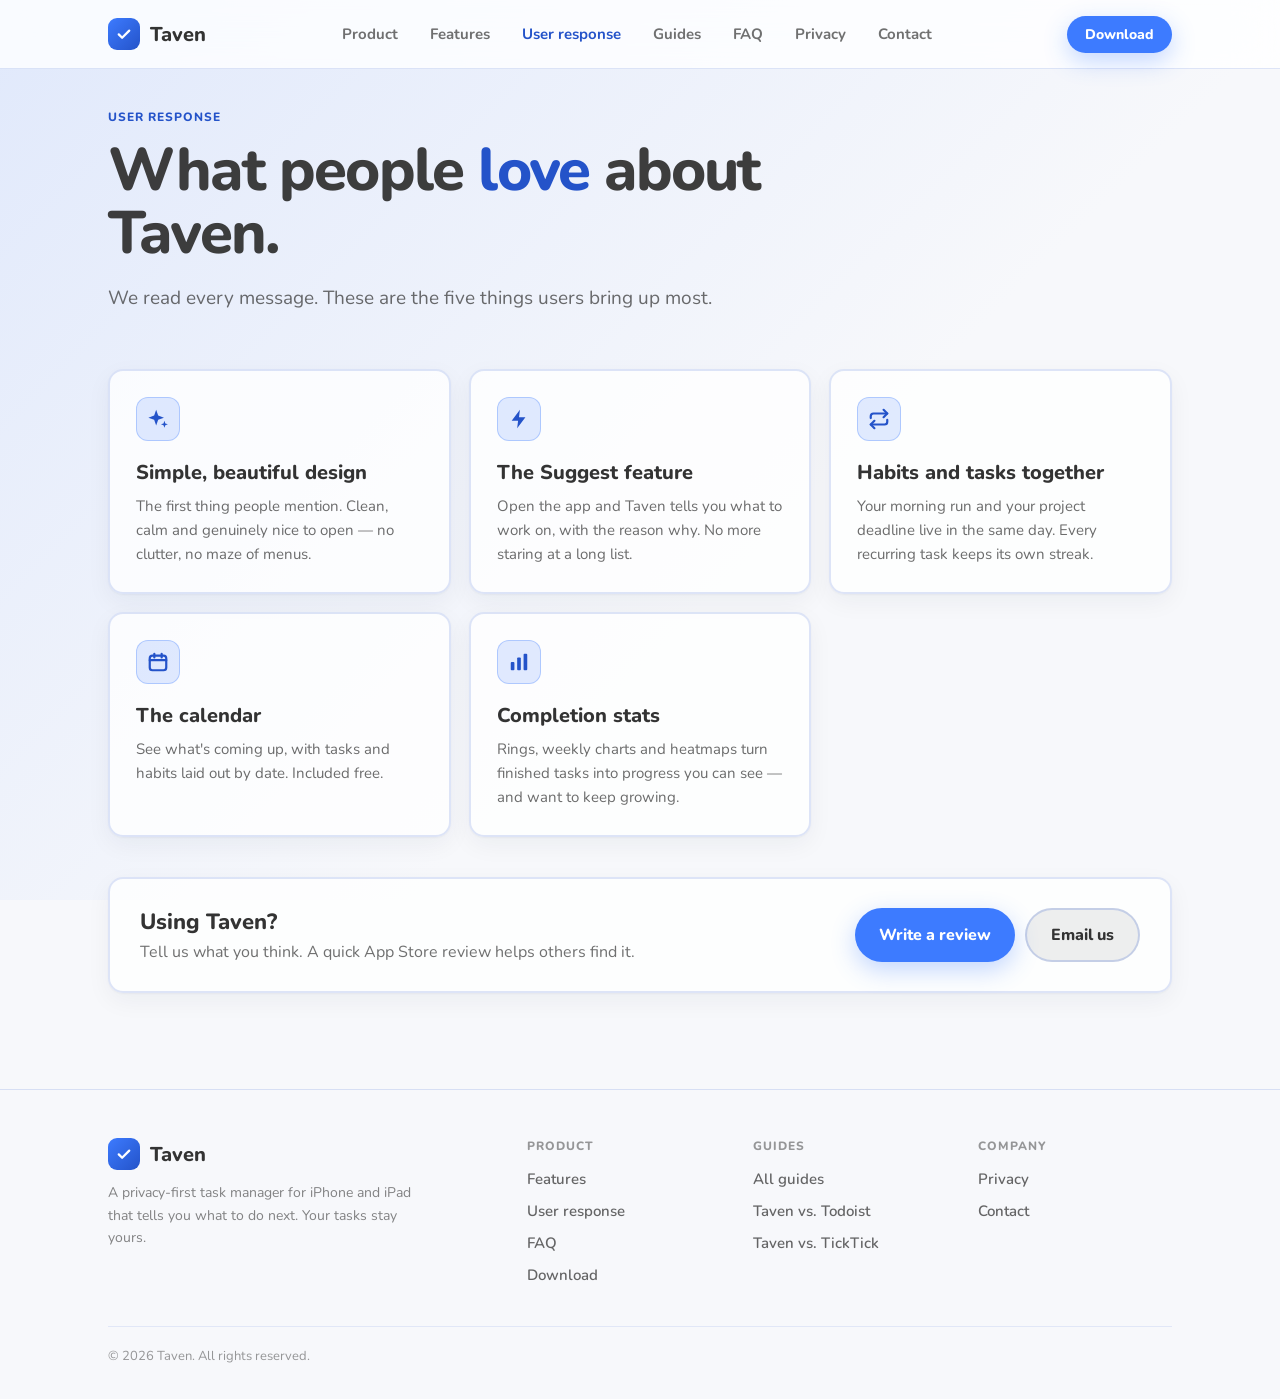
<file: what-users-like.html>
<!DOCTYPE html>
<html lang="en"><head><meta charset="UTF-8" /><title>User response — Taven</title>
<link rel="canonical" href="https://tavenproductivity.com/user-response.html" /><meta name="robots" content="noindex, follow" />
<meta http-equiv="refresh" content="0; url=/user-response.html" /></head>
<body><p>This page moved to <a href="/user-response.html">User response</a>.</p></body></html>
</file>
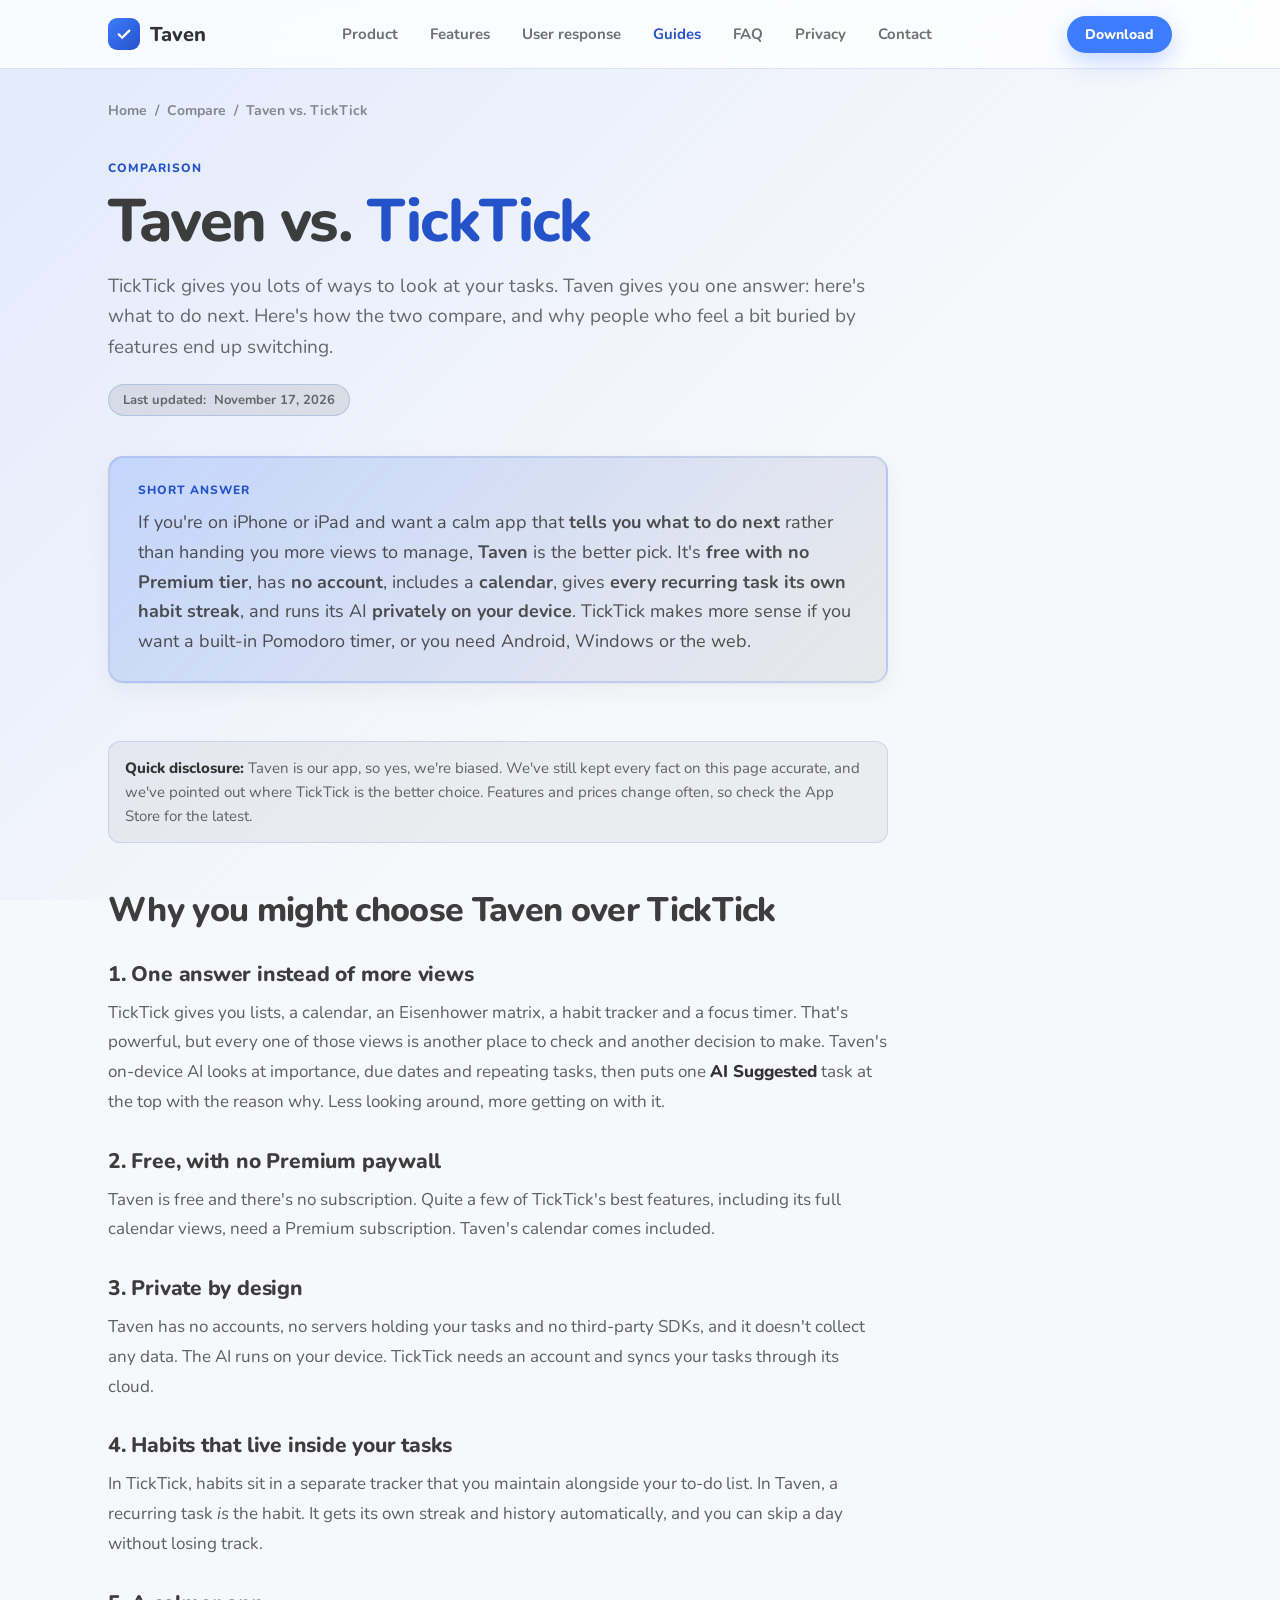
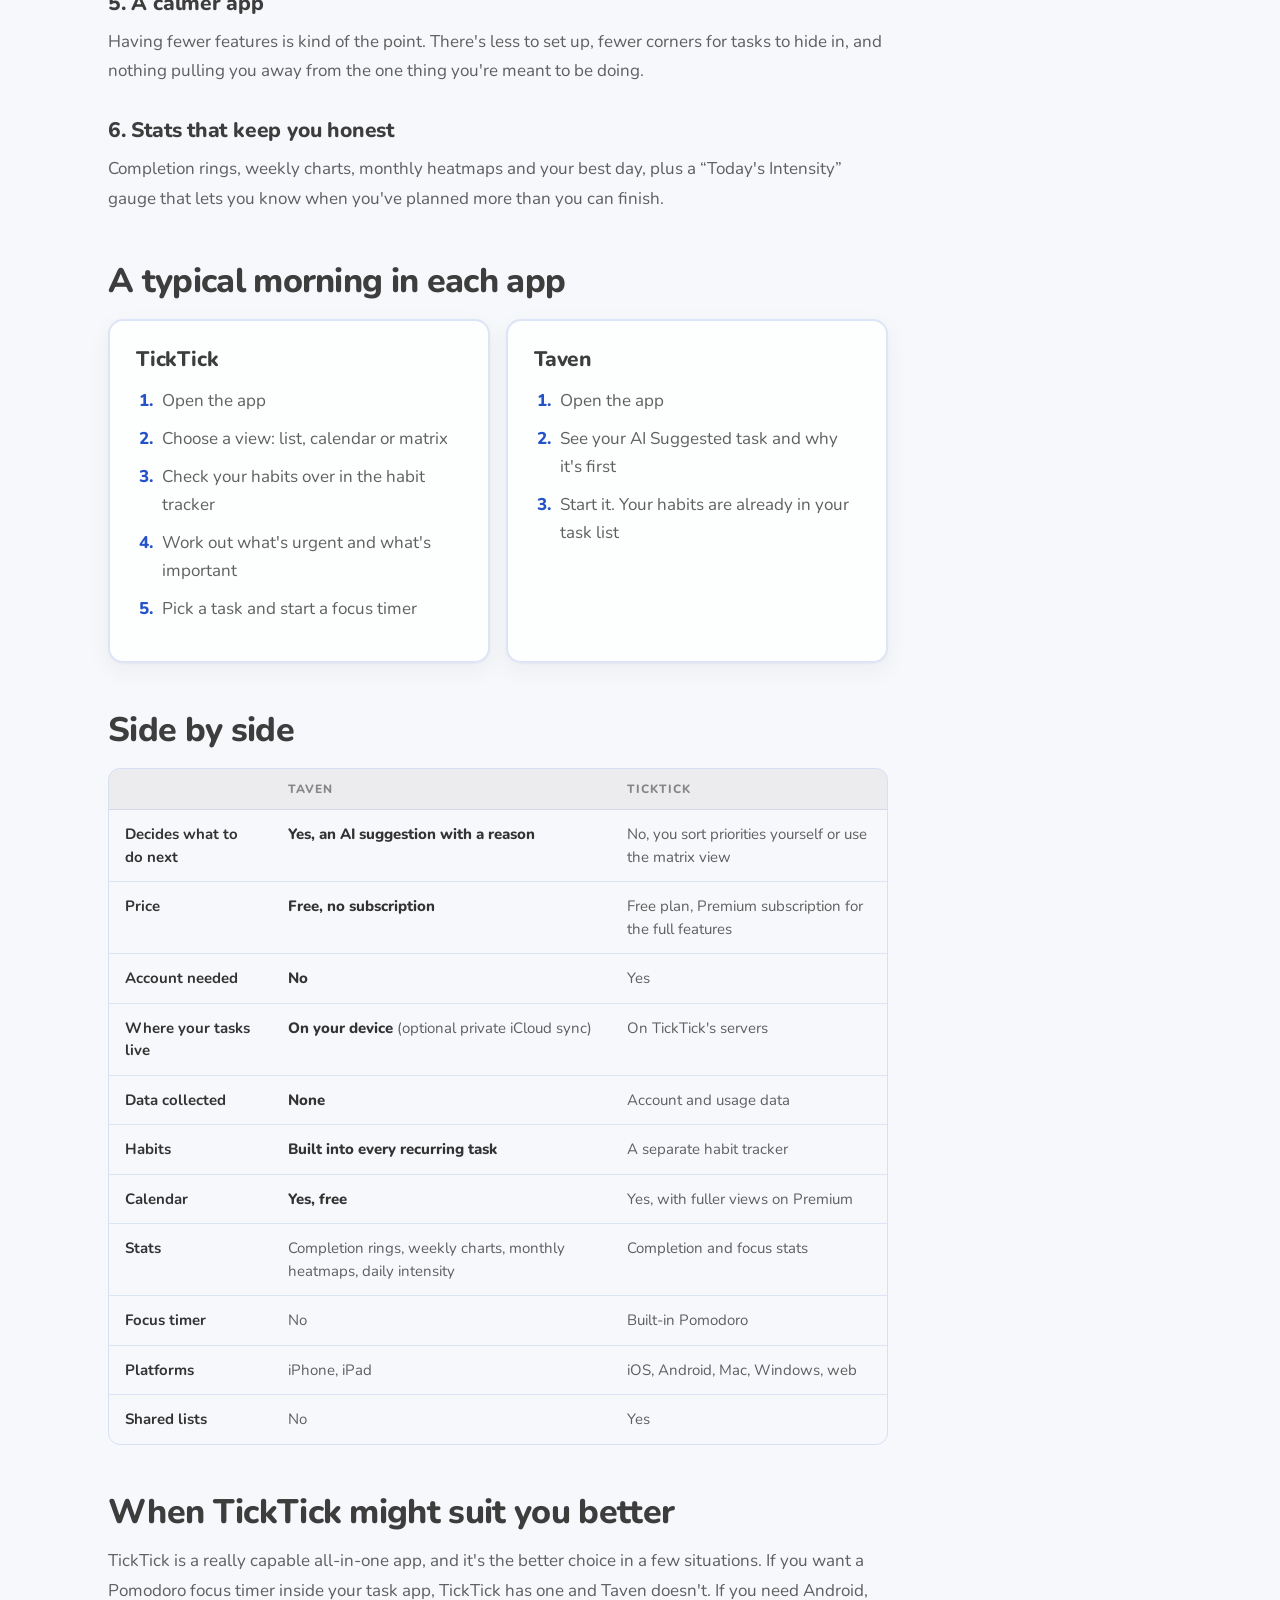
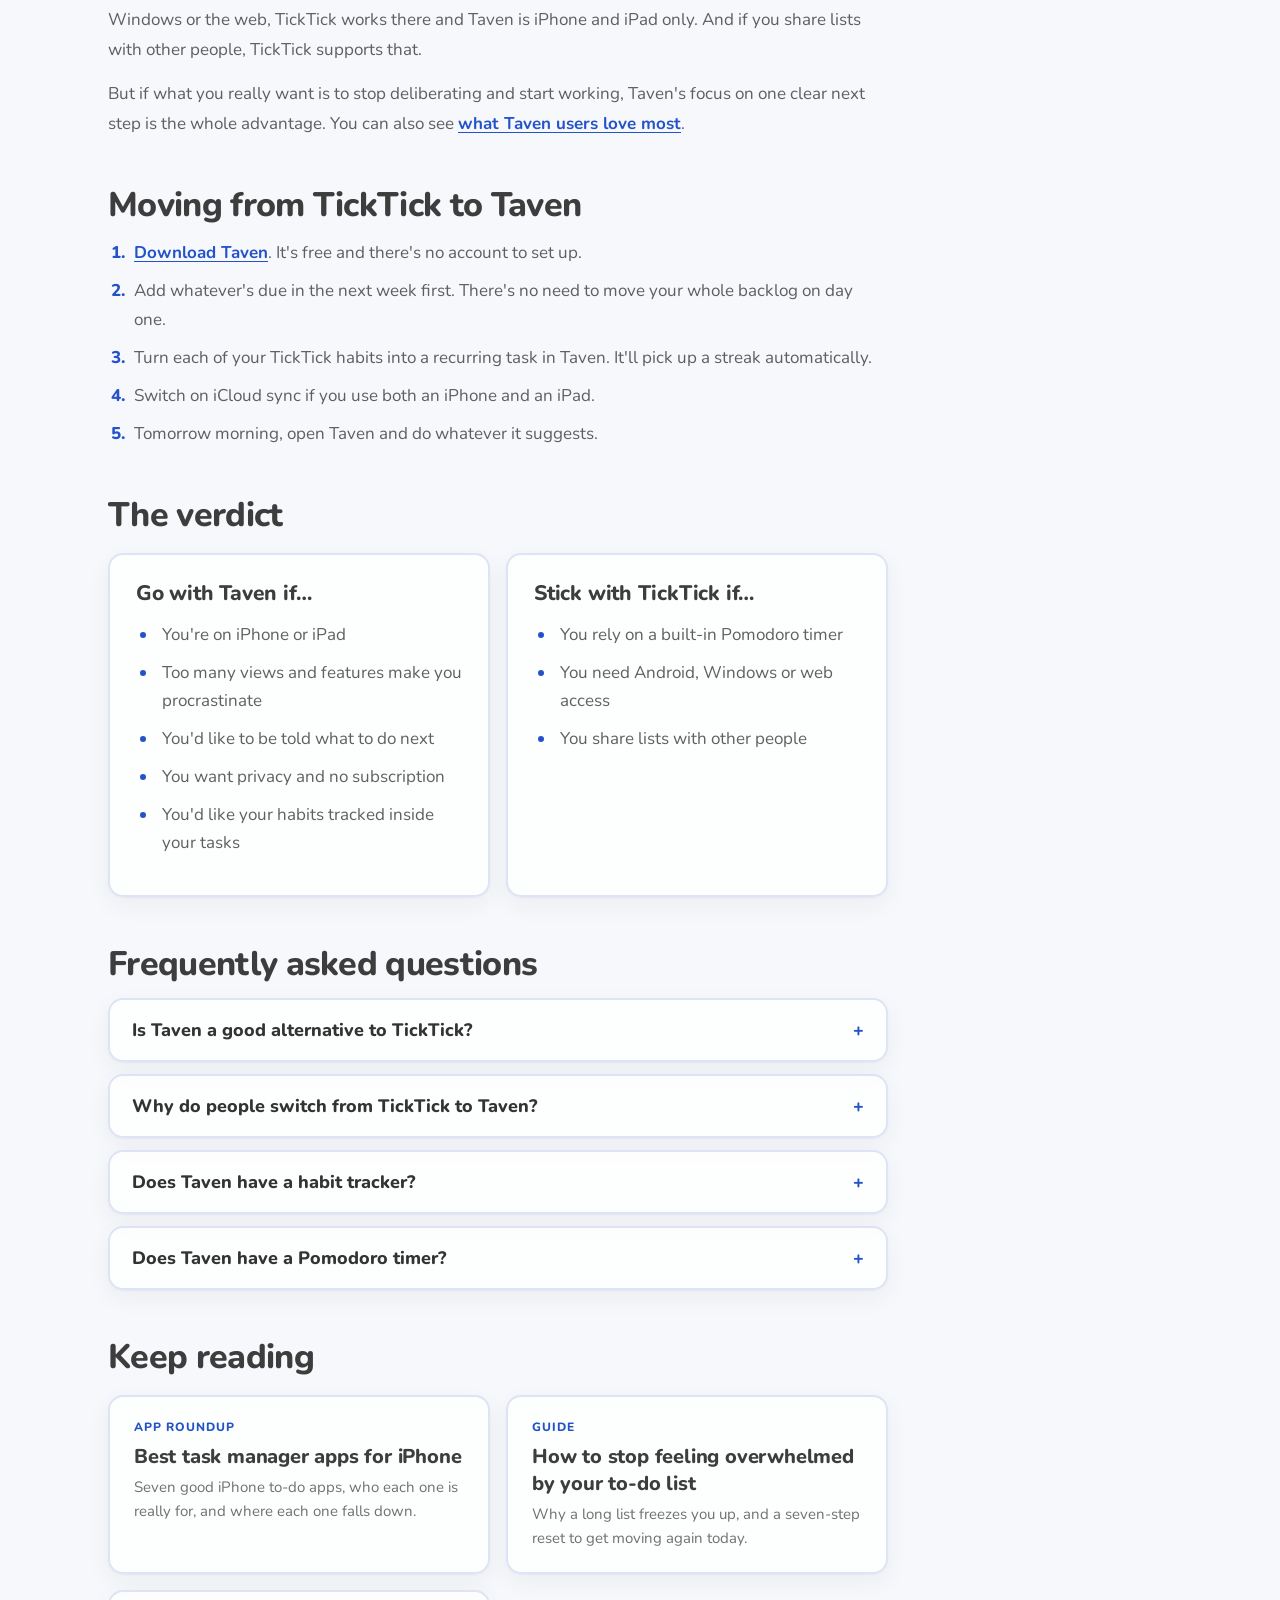
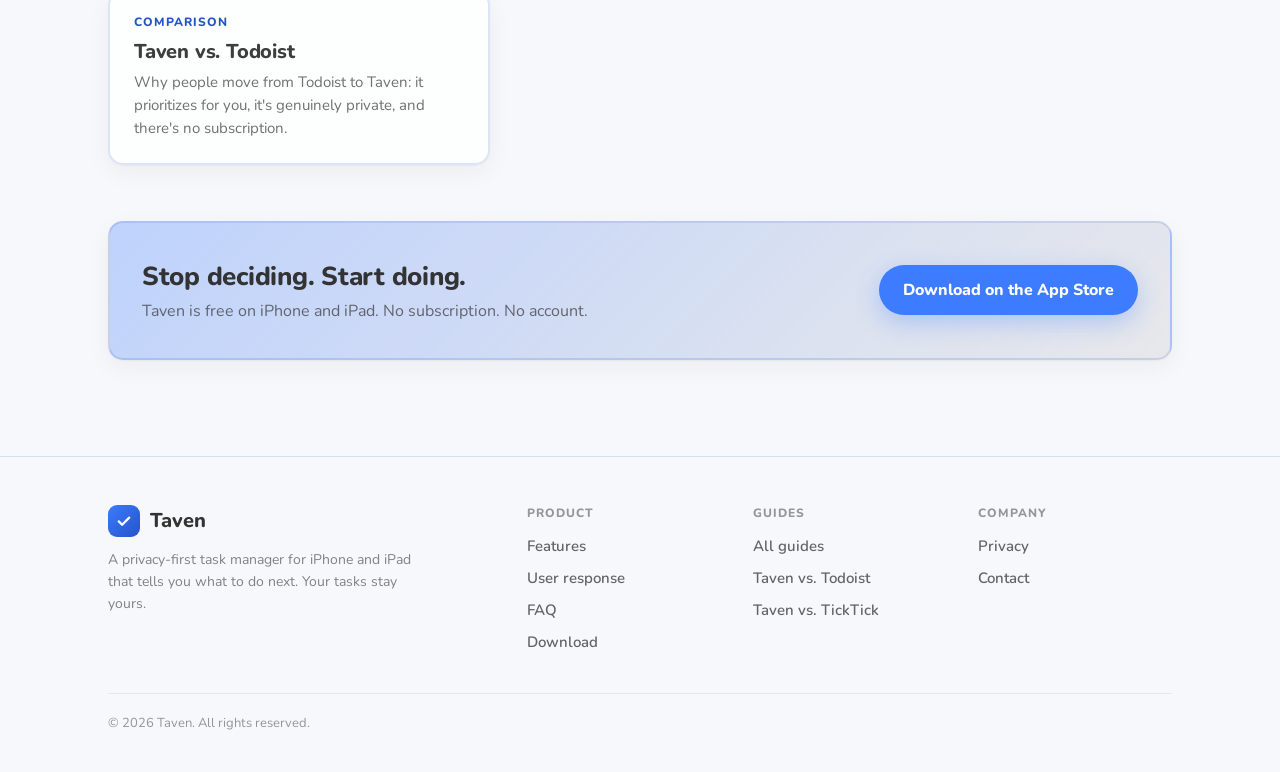
<file: compare/taven-vs-ticktick.html>
<!DOCTYPE html>
<html lang="en">
<head>
  <meta charset="UTF-8" />
  <meta name="viewport" content="width=device-width, initial-scale=1.0" />
  <meta name="color-scheme" content="light" />
  <title>Taven vs. TickTick (2026): A Simpler, Private TickTick Alternative for iPhone | Taven</title>
  <meta name="description" content="Taven vs. TickTick: Taven tells you what to do next using on-device AI, builds habit streaks into your tasks, includes a free calendar, needs no account and has no Premium tier. Here&#x27;s where each app wins." />
  <meta name="robots" content="index, follow, max-snippet:-1" />
  <link rel="canonical" href="https://tavenproductivity.com/compare/taven-vs-ticktick.html" />
  <meta property="og:type" content="article" />
  <meta property="og:site_name" content="Taven" />
  <meta property="og:title" content="Taven vs. TickTick (2026): A Simpler, Private TickTick Alternative for iPhone | Taven" />
  <meta property="og:description" content="Taven vs. TickTick: Taven tells you what to do next using on-device AI, builds habit streaks into your tasks, includes a free calendar, needs no account and has no Premium tier. Here&#x27;s where each app wins." />
  <meta property="og:url" content="https://tavenproductivity.com/compare/taven-vs-ticktick.html" />
  <meta name="twitter:card" content="summary" />
  <meta name="apple-itunes-app" content="app-id=6761032737" />
  <link rel="preconnect" href="https://fonts.googleapis.com" />
  <link rel="preconnect" href="https://fonts.gstatic.com" crossorigin />
  <link href="https://fonts.googleapis.com/css2?family=Nunito:wght@400;500;600;700;800&display=swap" rel="stylesheet" />
  <link rel="stylesheet" href="/assets/site.css" />
  <script type="application/ld+json">
{
  "@context": "https://schema.org",
  "@graph": [
    {
      "@type": "Article",
      "headline": "Taven vs. TickTick",
      "description": "Taven vs. TickTick: Taven tells you what to do next using on-device AI, builds habit streaks into your tasks, includes a free calendar, needs no account and has no Premium tier. Here's where each app wins.",
      "datePublished": "2026-11-17",
      "dateModified": "2026-11-17",
      "author": {
        "@type": "Organization",
        "name": "Taven",
        "url": "https://tavenproductivity.com/"
      },
      "publisher": {
        "@type": "Organization",
        "name": "Taven",
        "url": "https://tavenproductivity.com/"
      },
      "mainEntityOfPage": "https://tavenproductivity.com/compare/taven-vs-ticktick.html"
    },
    {
      "@type": "BreadcrumbList",
      "itemListElement": [
        {
          "@type": "ListItem",
          "position": 1,
          "name": "Home",
          "item": "https://tavenproductivity.com/"
        },
        {
          "@type": "ListItem",
          "position": 2,
          "name": "Compare",
          "item": "https://tavenproductivity.com/guides/#compare"
        },
        {
          "@type": "ListItem",
          "position": 3,
          "name": "Taven vs. TickTick",
          "item": "https://tavenproductivity.com/compare/taven-vs-ticktick.html"
        }
      ]
    },
    {
      "@type": "FAQPage",
      "mainEntity": [
        {
          "@type": "Question",
          "name": "Is Taven a good alternative to TickTick?",
          "acceptedAnswer": {
            "@type": "Answer",
            "text": "Yes, especially if you're on iPhone or iPad and feel like TickTick has more features than you actually use. Taven is free with no Premium tier, doesn't need an account, keeps your data on your device, includes a calendar, builds habit streaks into recurring tasks, and tells you what to do next."
          }
        },
        {
          "@type": "Question",
          "name": "Why do people switch from TickTick to Taven?",
          "acceptedAnswer": {
            "@type": "Answer",
            "text": "Usually because they want something simpler that makes the prioritizing decision for them. Privacy is another big one (no account, on-device AI, no data collected), and so is not having to pay for Premium."
          }
        },
        {
          "@type": "Question",
          "name": "Does Taven have a habit tracker?",
          "acceptedAnswer": {
            "@type": "Answer",
            "text": "It does. Every recurring task in Taven, whether daily, weekly, monthly or yearly, becomes a habit with its own streak and history, and you can skip a day without losing track."
          }
        },
        {
          "@type": "Question",
          "name": "Does Taven have a Pomodoro timer?",
          "acceptedAnswer": {
            "@type": "Answer",
            "text": "No. Taven focuses on helping you pick the right task to work on. If a built-in focus timer is a must for you, TickTick has one."
          }
        }
      ]
    }
  ]
}
  </script>
</head>
<body>

<header class="navbar">
  <div class="container">
    <a href="/" class="brand" aria-label="Taven home">
      <span class="brand-mark"><svg viewBox="0 0 24 24" fill="none" stroke="currentColor" stroke-width="3" stroke-linecap="round" stroke-linejoin="round" aria-hidden="true"><path d="M5 12.5l4.5 4.5L19 7.5"/></svg></span>
      Taven
    </a>
    <nav aria-label="Main">
      <ul class="nav-links">
        <li><a href="/">Product</a></li>
        <li><a href="/features.html">Features</a></li>
        <li><a href="/user-response.html">User response</a></li>
        <li><a href="/guides/" aria-current="page">Guides</a></li>
        <li><a href="/faq.html">FAQ</a></li>
        <li><a href="/privacy.html">Privacy</a></li>
        <li><a href="mailto:tavenproductivity@gmail.com">Contact</a></li>
      </ul>
    </nav>
    <div class="nav-right">
      <a href="https://apps.apple.com/app/id6761032737" class="btn btn-primary btn-sm">Download</a>
      <details class="menu"><summary aria-label="Menu"><svg viewBox="0 0 24 24" fill="none" stroke="currentColor" stroke-width="2.4" stroke-linecap="round" aria-hidden="true"><path d="M4 7h16M4 12h16M4 17h16"/></svg></summary><ul><li><a href="/">Product</a></li><li><a href="/features.html">Features</a></li><li><a href="/user-response.html">User response</a></li><li><a href="/guides/">Guides</a></li><li><a href="/faq.html">FAQ</a></li><li><a href="/privacy.html">Privacy</a></li><li><a href="mailto:tavenproductivity@gmail.com">Contact</a></li></ul></details>
    </div>
  </div>
</header>

<main class="container">
  <nav class="crumbs" aria-label="Breadcrumb"><a href="/">Home</a><span>/</span><a href="/guides/#compare">Compare</a><span>/</span>Taven vs. TickTick</nav>

  <section class="page-head">
    <div class="label">Comparison</div>
    <h1 class="h1">Taven vs. <span>TickTick</span></h1>
    <p class="lede">TickTick gives you lots of ways to look at your tasks. Taven gives you one answer: here's what to do next. Here's how the two compare, and why people who feel a bit buried by features end up switching.</p>
    <div class="updated">Last updated: <time datetime="2026-11-17">November 17, 2026</time></div>
  </section>

  <section class="answer frost" aria-label="Short answer">
    <h2>Short answer</h2>
    <p>If you're on iPhone or iPad and want a calm app that <strong>tells you what to do next</strong> rather than handing you more views to manage, <strong>Taven</strong> is the better pick. It's <strong>free with no Premium tier</strong>, has <strong>no account</strong>, includes a <strong>calendar</strong>, gives <strong>every recurring task its own habit streak</strong>, and runs its AI <strong>privately on your device</strong>. TickTick makes more sense if you want a built-in Pomodoro timer, or you need Android, Windows or the web.</p>
  </section>

  <article class="article">
    <div class="note"><strong>Quick disclosure:</strong> Taven is our app, so yes, we're biased. We've still kept every fact on this page accurate, and we've pointed out where TickTick is the better choice. Features and prices change often, so check the App Store for the latest.</div>

    <h2>Why you might choose Taven over TickTick</h2>
    <h3>1. One answer instead of more views</h3>
    <p>TickTick gives you lists, a calendar, an Eisenhower matrix, a habit tracker and a focus timer. That's powerful, but every one of those views is another place to check and another decision to make. Taven's on-device AI looks at importance, due dates and repeating tasks, then puts one <strong>AI Suggested</strong> task at the top with the reason why. Less looking around, more getting on with it.</p>
    <h3>2. Free, with no Premium paywall</h3>
    <p>Taven is free and there's no subscription. Quite a few of TickTick's best features, including its full calendar views, need a Premium subscription. Taven's calendar comes included.</p>
    <h3>3. Private by design</h3>
    <p>Taven has no accounts, no servers holding your tasks and no third-party SDKs, and it doesn't collect any data. The AI runs on your device. TickTick needs an account and syncs your tasks through its cloud.</p>
    <h3>4. Habits that live inside your tasks</h3>
    <p>In TickTick, habits sit in a separate tracker that you maintain alongside your to-do list. In Taven, a recurring task <em>is</em> the habit. It gets its own streak and history automatically, and you can skip a day without losing track.</p>
    <h3>5. A calmer app</h3>
    <p>Having fewer features is kind of the point. There's less to set up, fewer corners for tasks to hide in, and nothing pulling you away from the one thing you're meant to be doing.</p>
    <h3>6. Stats that keep you honest</h3>
    <p>Completion rings, weekly charts, monthly heatmaps and your best day, plus a “Today's Intensity” gauge that lets you know when you've planned more than you can finish.</p>

    <h2>A typical morning in each app</h2>
    <div class="verdict">
      <div class="card frost"><h3>TickTick</h3><ol><li>Open the app</li><li>Choose a view: list, calendar or matrix</li><li>Check your habits over in the habit tracker</li><li>Work out what's urgent and what's important</li><li>Pick a task and start a focus timer</li></ol></div>
      <div class="card frost"><h3>Taven</h3><ol><li>Open the app</li><li>See your AI Suggested task and why it's first</li><li>Start it. Your habits are already in your task list</li></ol></div>
    </div>

    <h2>Side by side</h2>
    <div class="table-wrap"><table class="data-table">
      <thead><tr><th></th><th>Taven</th><th>TickTick</th></tr></thead>
      <tbody>
        <tr><td>Decides what to do next</td><td><strong>Yes, an AI suggestion with a reason</strong></td><td>No, you sort priorities yourself or use the matrix view</td></tr>
        <tr><td>Price</td><td><strong>Free, no subscription</strong></td><td>Free plan, Premium subscription for the full features</td></tr>
        <tr><td>Account needed</td><td><strong>No</strong></td><td>Yes</td></tr>
        <tr><td>Where your tasks live</td><td><strong>On your device</strong> (optional private iCloud sync)</td><td>On TickTick's servers</td></tr>
        <tr><td>Data collected</td><td><strong>None</strong></td><td>Account and usage data</td></tr>
        <tr><td>Habits</td><td><strong>Built into every recurring task</strong></td><td>A separate habit tracker</td></tr>
        <tr><td>Calendar</td><td><strong>Yes, free</strong></td><td>Yes, with fuller views on Premium</td></tr>
        <tr><td>Stats</td><td>Completion rings, weekly charts, monthly heatmaps, daily intensity</td><td>Completion and focus stats</td></tr>
        <tr><td>Focus timer</td><td>No</td><td>Built-in Pomodoro</td></tr>
        <tr><td>Platforms</td><td>iPhone, iPad</td><td>iOS, Android, Mac, Windows, web</td></tr>
        <tr><td>Shared lists</td><td>No</td><td>Yes</td></tr>
      </tbody>
    </table></div>

    <h2>When TickTick might suit you better</h2>
    <p>TickTick is a really capable all-in-one app, and it's the better choice in a few situations. If you want a Pomodoro focus timer inside your task app, TickTick has one and Taven doesn't. If you need Android, Windows or the web, TickTick works there and Taven is iPhone and iPad only. And if you share lists with other people, TickTick supports that.</p>
    <p>But if what you really want is to stop deliberating and start working, Taven's focus on one clear next step is the whole advantage. You can also see <a href="/user-response.html">what Taven users love most</a>.</p>

    <h2>Moving from TickTick to Taven</h2>
    <ol>
      <li><a href="https://apps.apple.com/app/id6761032737">Download Taven</a>. It's free and there's no account to set up.</li>
      <li>Add whatever's due in the next week first. There's no need to move your whole backlog on day one.</li>
      <li>Turn each of your TickTick habits into a recurring task in Taven. It'll pick up a streak automatically.</li>
      <li>Switch on iCloud sync if you use both an iPhone and an iPad.</li>
      <li>Tomorrow morning, open Taven and do whatever it suggests.</li>
    </ol>

    <h2>The verdict</h2>
    <div class="verdict">
      <div class="card frost"><h3>Go with Taven if…</h3><ul>
        <li>You're on iPhone or iPad</li>
        <li>Too many views and features make you procrastinate</li>
        <li>You'd like to be told what to do next</li>
        <li>You want privacy and no subscription</li>
        <li>You'd like your habits tracked inside your tasks</li>
      </ul></div>
      <div class="card frost"><h3>Stick with TickTick if…</h3><ul>
        <li>You rely on a built-in Pomodoro timer</li>
        <li>You need Android, Windows or web access</li>
        <li>You share lists with other people</li>
      </ul></div>
    </div>

    <h2 id="faq">Frequently asked questions</h2>
    <div class="faq">
    <details class="frost"><summary>Is Taven a good alternative to TickTick?</summary><p>Yes, especially if you're on iPhone or iPad and feel like TickTick has more features than you actually use. Taven is free with no Premium tier, doesn't need an account, keeps your data on your device, includes a calendar, builds habit streaks into recurring tasks, and tells you what to do next.</p></details>
    <details class="frost"><summary>Why do people switch from TickTick to Taven?</summary><p>Usually because they want something simpler that makes the prioritizing decision for them. Privacy is another big one (no account, on-device AI, no data collected), and so is not having to pay for Premium.</p></details>
    <details class="frost"><summary>Does Taven have a habit tracker?</summary><p>It does. Every recurring task in Taven, whether daily, weekly, monthly or yearly, becomes a habit with its own streak and history, and you can skip a day without losing track.</p></details>
    <details class="frost"><summary>Does Taven have a Pomodoro timer?</summary><p>No. Taven focuses on helping you pick the right task to work on. If a built-in focus timer is a must for you, TickTick has one.</p></details>
    </div>

    <h2>Keep reading</h2>
    <div class="grid">
      <a class="tile frost" href="/guides/best-task-manager-apps-iphone.html"><div class="k">App roundup</div><h3>Best task manager apps for iPhone</h3><p>Seven good iPhone to-do apps, who each one is really for, and where each one falls down.</p></a>
      <a class="tile frost" href="/guides/to-do-list-overwhelm.html"><div class="k">Guide</div><h3>How to stop feeling overwhelmed by your to-do list</h3><p>Why a long list freezes you up, and a seven-step reset to get moving again today.</p></a>
      <a class="tile frost" href="/compare/taven-vs-todoist.html"><div class="k">Comparison</div><h3>Taven vs. Todoist</h3><p>Why people move from Todoist to Taven: it prioritizes for you, it&#x27;s genuinely private, and there&#x27;s no subscription.</p></a>
    </div>
  </article>

  <section class="cta frost">
    <div>
      <h2>Stop deciding. Start doing.</h2>
      <p>Taven is free on iPhone and iPad. No subscription. No account.</p>
    </div>
    <a class="btn btn-primary" href="https://apps.apple.com/app/id6761032737">Download on the App Store</a>
  </section>
</main>

<footer class="footer">
  <div class="container">
    <div class="footer-grid">
      <div>
        <a href="/" class="brand">
          <span class="brand-mark"><svg viewBox="0 0 24 24" fill="none" stroke="currentColor" stroke-width="3" stroke-linecap="round" stroke-linejoin="round" aria-hidden="true"><path d="M5 12.5l4.5 4.5L19 7.5"/></svg></span>
          Taven
        </a>
        <p>A privacy-first task manager for iPhone and iPad that tells you what to do next. Your tasks stay yours.</p>
      </div>
      <div>
        <h4>Product</h4>
        <ul>
          <li><a href="/features.html">Features</a></li>
          <li><a href="/user-response.html">User response</a></li>
          <li><a href="/faq.html">FAQ</a></li>
          <li><a href="https://apps.apple.com/app/id6761032737">Download</a></li>
        </ul>
      </div>
      <div>
        <h4>Guides</h4>
        <ul>
          <li><a href="/guides/">All guides</a></li>
          <li><a href="/compare/taven-vs-todoist.html">Taven vs. Todoist</a></li>
          <li><a href="/compare/taven-vs-ticktick.html">Taven vs. TickTick</a></li>
        </ul>
      </div>
      <div>
        <h4>Company</h4>
        <ul>
          <li><a href="/privacy.html">Privacy</a></li>
          <li><a href="mailto:tavenproductivity@gmail.com">Contact</a></li>
        </ul>
      </div>
    </div>
    <div class="copyright">© <span id="year">2026</span> Taven. All rights reserved.</div>
  </div>
</footer>
<script>document.getElementById('year').textContent = new Date().getFullYear();</script>
</body>
</html>
</file>
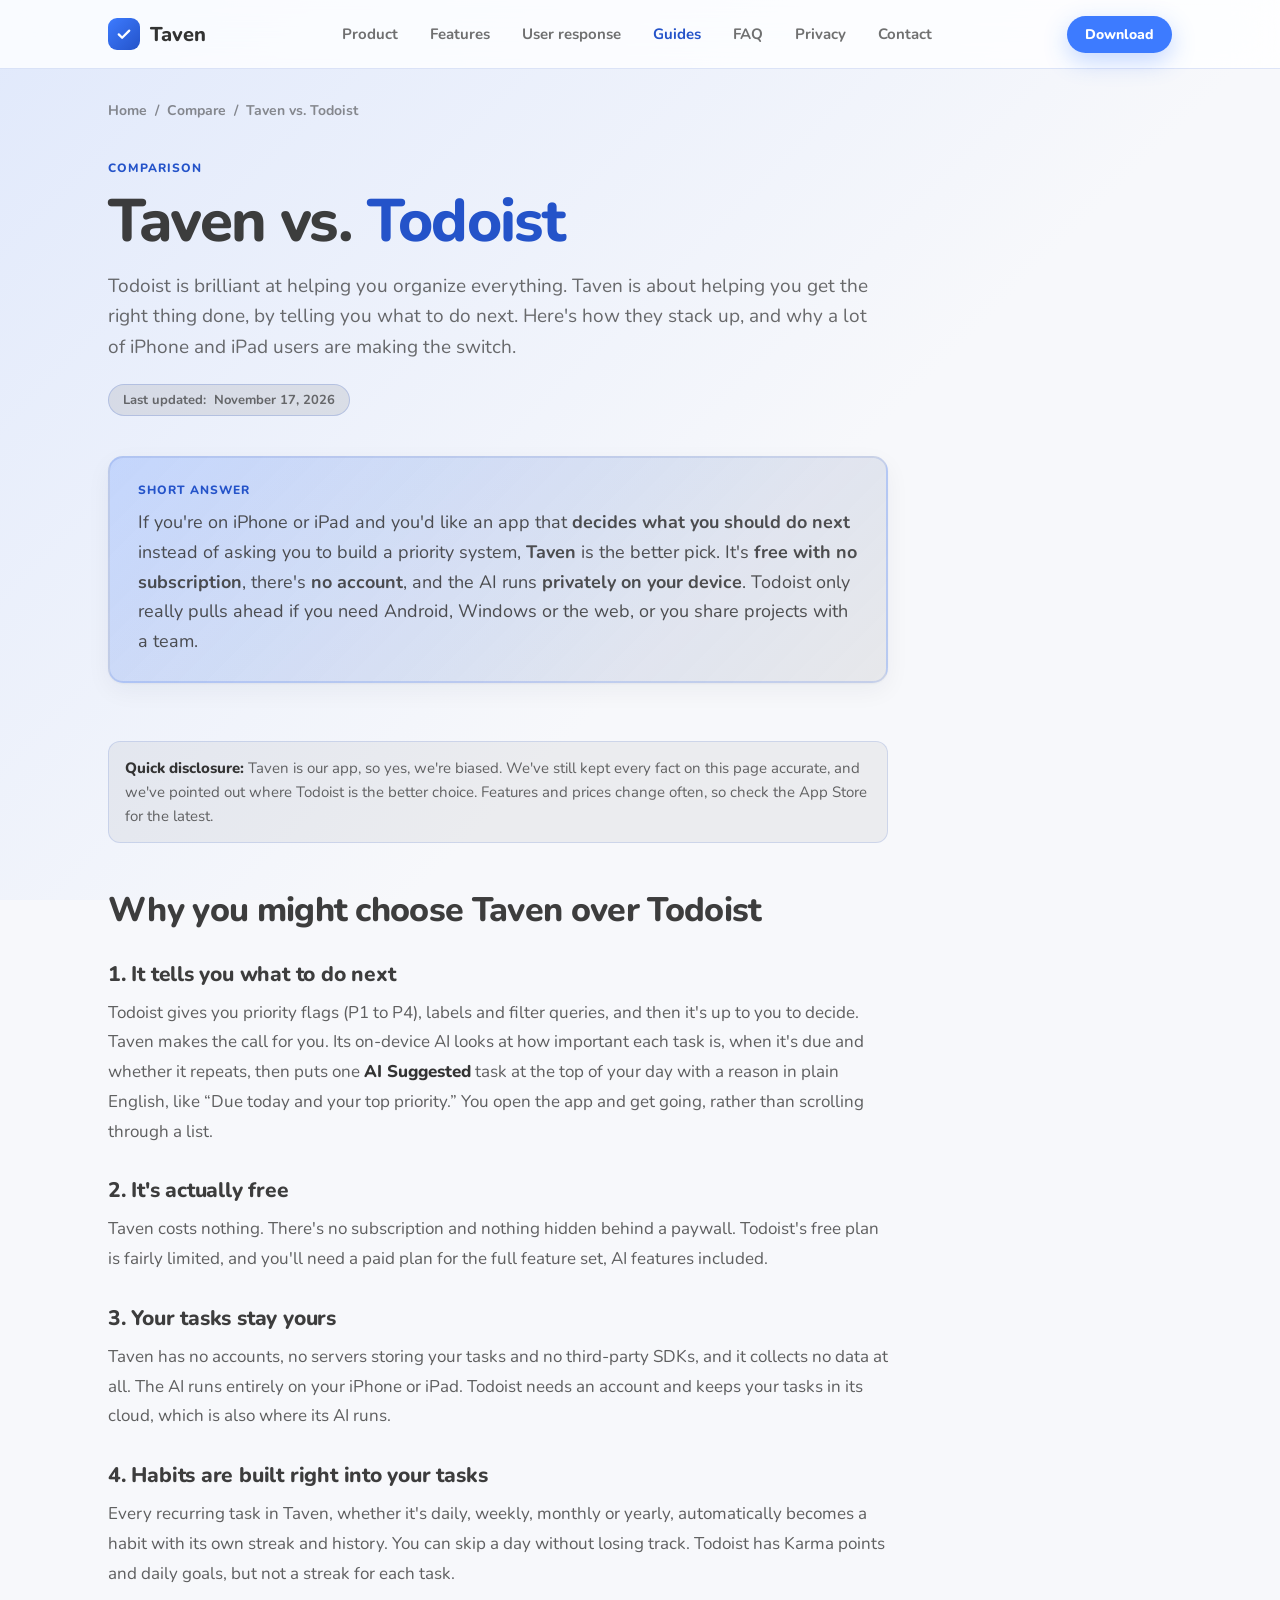
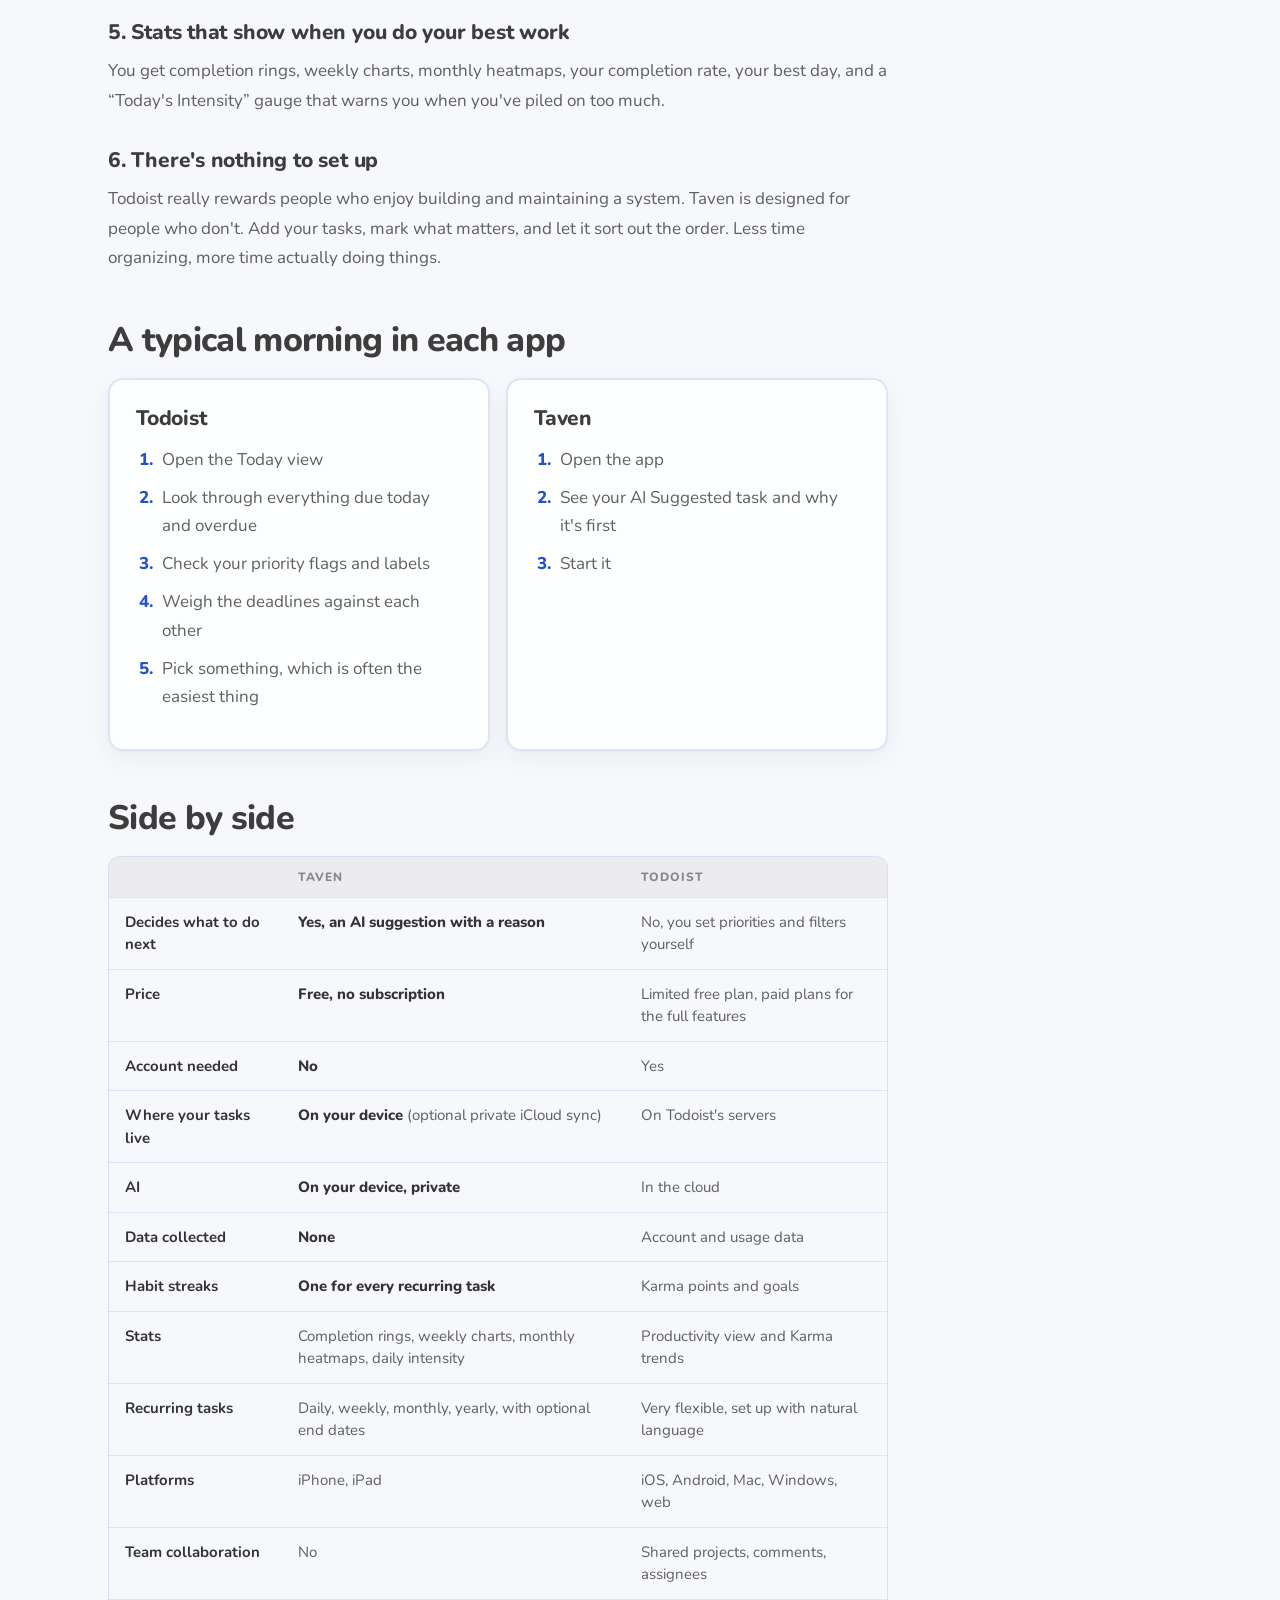
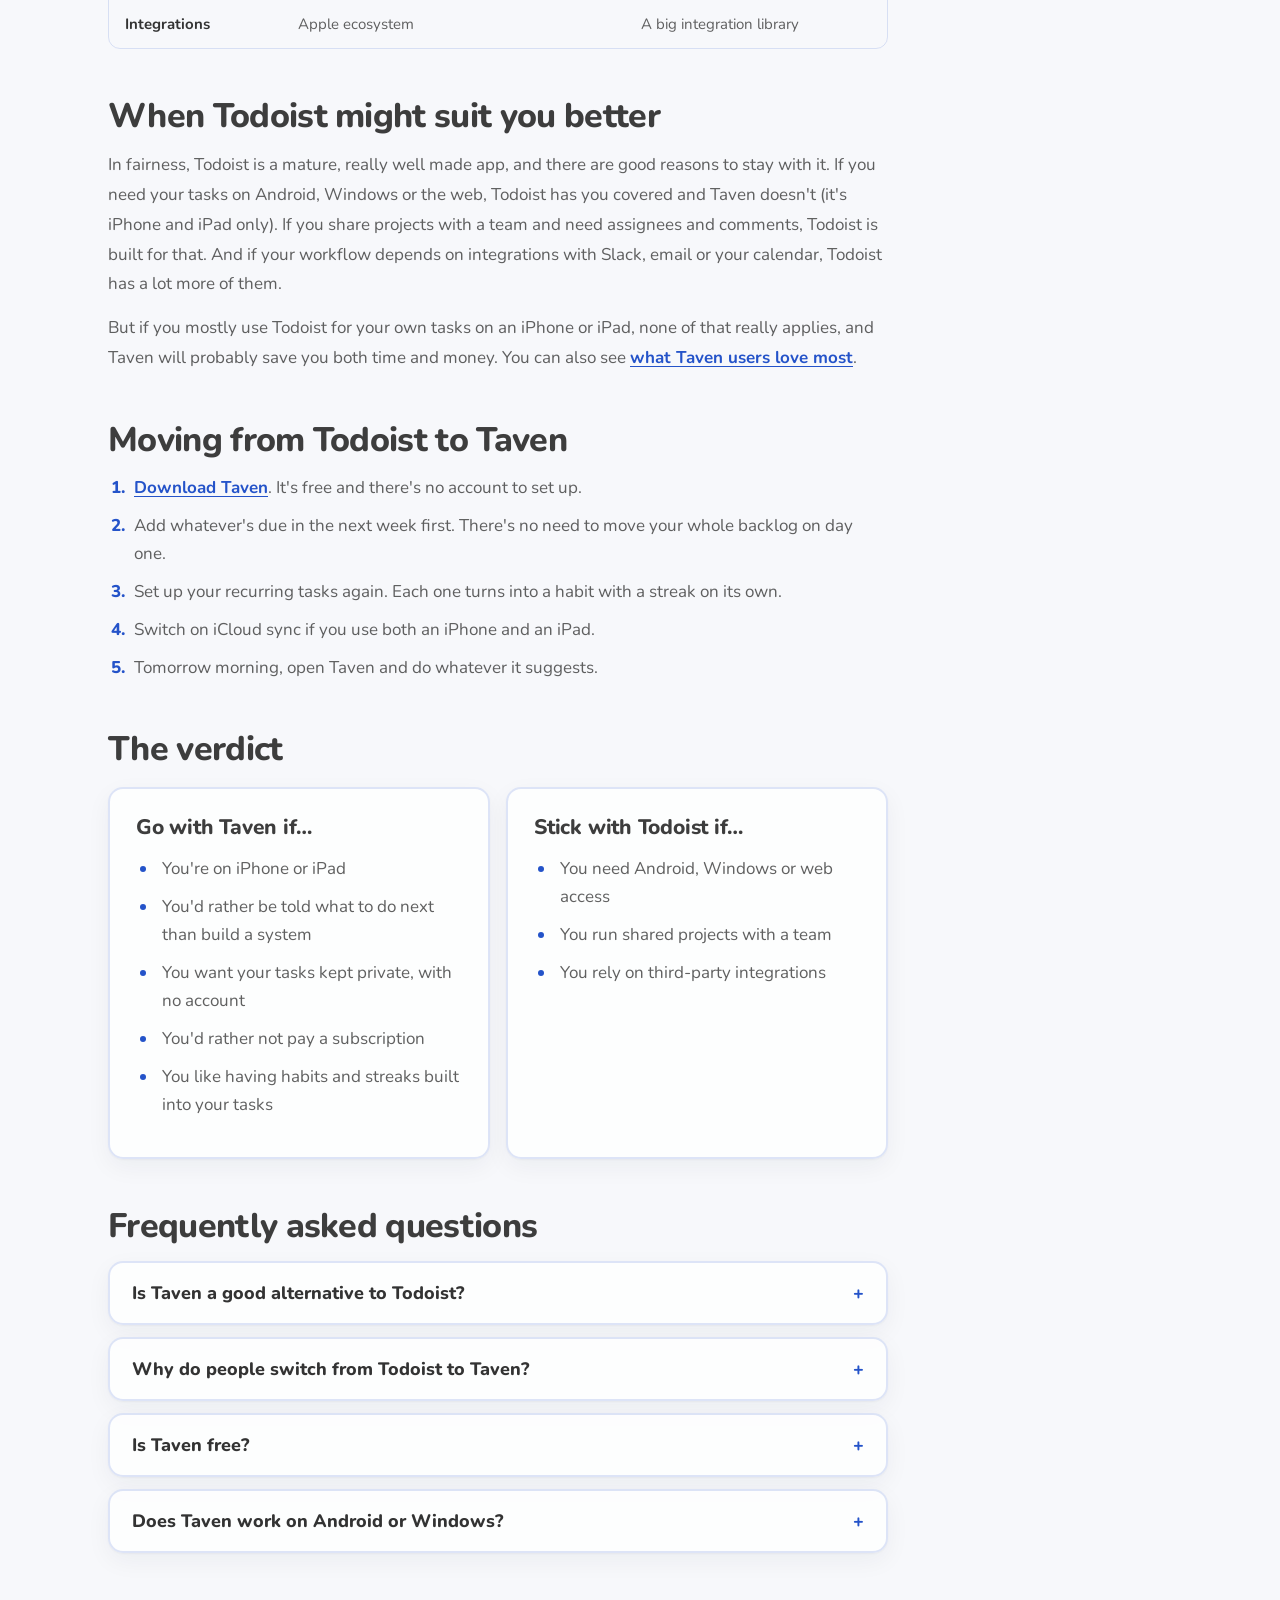
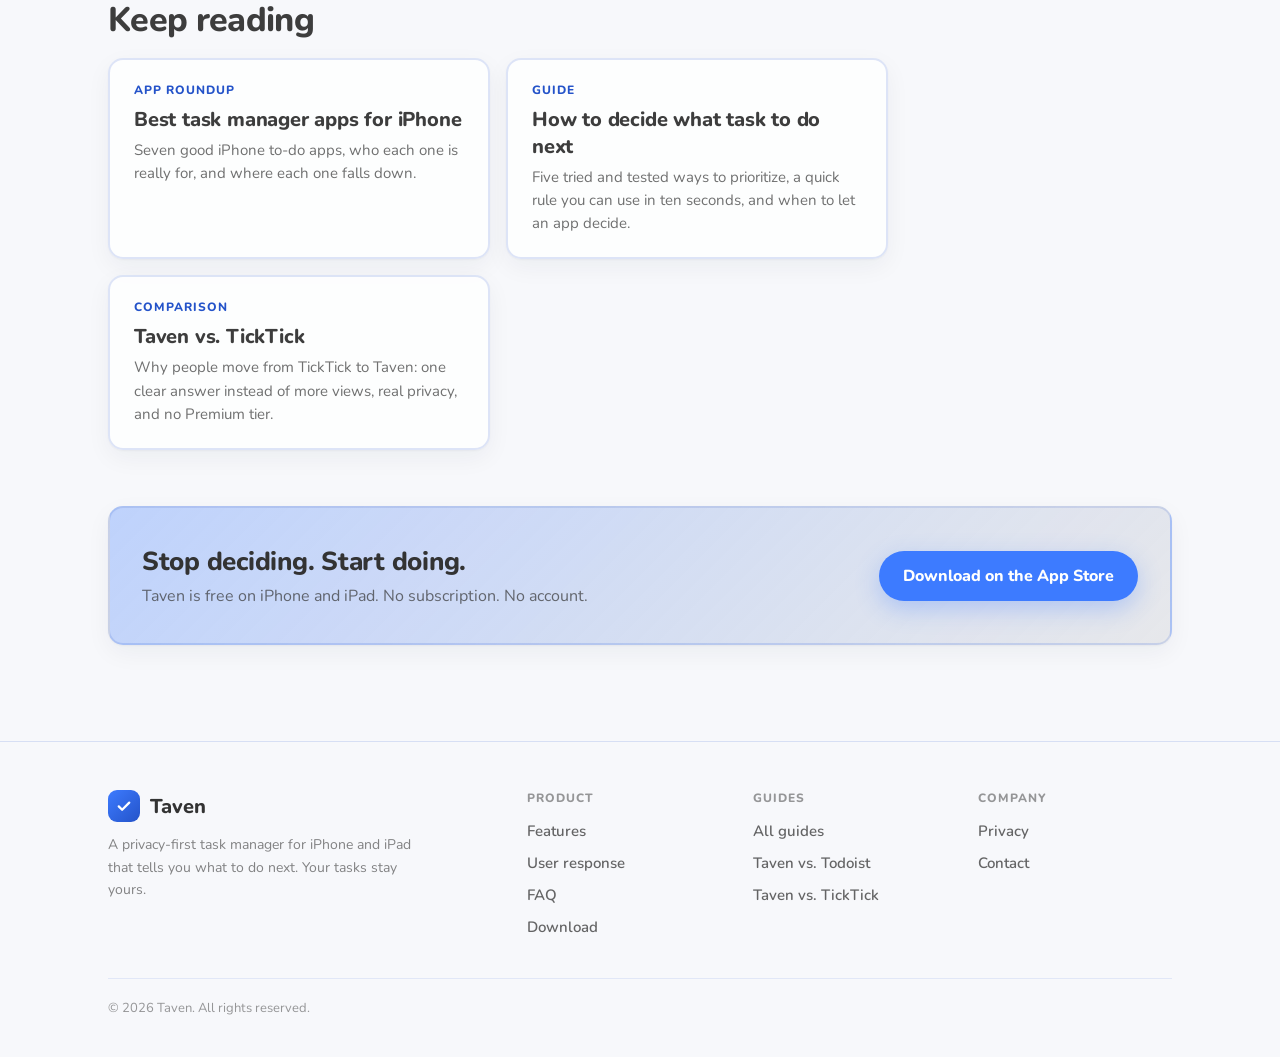
<file: compare/taven-vs-todoist.html>
<!DOCTYPE html>
<html lang="en">
<head>
  <meta charset="UTF-8" />
  <meta name="viewport" content="width=device-width, initial-scale=1.0" />
  <meta name="color-scheme" content="light" />
  <title>Taven vs. Todoist (2026): A Free, Private Todoist Alternative for iPhone | Taven</title>
  <meta name="description" content="Taven vs. Todoist: Taven tells you what to do next using on-device AI, doesn&#x27;t need an account, and is free with no subscription. Here&#x27;s where each app wins and why people switch." />
  <meta name="robots" content="index, follow, max-snippet:-1" />
  <link rel="canonical" href="https://tavenproductivity.com/compare/taven-vs-todoist.html" />
  <meta property="og:type" content="article" />
  <meta property="og:site_name" content="Taven" />
  <meta property="og:title" content="Taven vs. Todoist (2026): A Free, Private Todoist Alternative for iPhone | Taven" />
  <meta property="og:description" content="Taven vs. Todoist: Taven tells you what to do next using on-device AI, doesn&#x27;t need an account, and is free with no subscription. Here&#x27;s where each app wins and why people switch." />
  <meta property="og:url" content="https://tavenproductivity.com/compare/taven-vs-todoist.html" />
  <meta name="twitter:card" content="summary" />
  <meta name="apple-itunes-app" content="app-id=6761032737" />
  <link rel="preconnect" href="https://fonts.googleapis.com" />
  <link rel="preconnect" href="https://fonts.gstatic.com" crossorigin />
  <link href="https://fonts.googleapis.com/css2?family=Nunito:wght@400;500;600;700;800&display=swap" rel="stylesheet" />
  <link rel="stylesheet" href="/assets/site.css" />
  <script type="application/ld+json">
{
  "@context": "https://schema.org",
  "@graph": [
    {
      "@type": "Article",
      "headline": "Taven vs. Todoist",
      "description": "Taven vs. Todoist: Taven tells you what to do next using on-device AI, doesn't need an account, and is free with no subscription. Here's where each app wins and why people switch.",
      "datePublished": "2026-11-17",
      "dateModified": "2026-11-17",
      "author": {
        "@type": "Organization",
        "name": "Taven",
        "url": "https://tavenproductivity.com/"
      },
      "publisher": {
        "@type": "Organization",
        "name": "Taven",
        "url": "https://tavenproductivity.com/"
      },
      "mainEntityOfPage": "https://tavenproductivity.com/compare/taven-vs-todoist.html"
    },
    {
      "@type": "BreadcrumbList",
      "itemListElement": [
        {
          "@type": "ListItem",
          "position": 1,
          "name": "Home",
          "item": "https://tavenproductivity.com/"
        },
        {
          "@type": "ListItem",
          "position": 2,
          "name": "Compare",
          "item": "https://tavenproductivity.com/guides/#compare"
        },
        {
          "@type": "ListItem",
          "position": 3,
          "name": "Taven vs. Todoist",
          "item": "https://tavenproductivity.com/compare/taven-vs-todoist.html"
        }
      ]
    },
    {
      "@type": "FAQPage",
      "mainEntity": [
        {
          "@type": "Question",
          "name": "Is Taven a good alternative to Todoist?",
          "acceptedAnswer": {
            "@type": "Answer",
            "text": "Yes, especially if you're on iPhone or iPad and mostly use Todoist for personal stuff. Taven is free with no subscription, doesn't need an account, keeps your data on your device and suggests what to do next automatically. If you need Android, Windows or team features, Todoist is still the better fit."
          }
        },
        {
          "@type": "Question",
          "name": "Why do people switch from Todoist to Taven?",
          "acceptedAnswer": {
            "@type": "Answer",
            "text": "Mostly for four reasons. Taven picks your next task and explains why. It's private, with no account, on-device AI and no data collected. It's free with no subscription. And every recurring task gets its own habit streak."
          }
        },
        {
          "@type": "Question",
          "name": "Is Taven free?",
          "acceptedAnswer": {
            "@type": "Answer",
            "text": "Yes. It's free to download, with no subscription and no account."
          }
        },
        {
          "@type": "Question",
          "name": "Does Taven work on Android or Windows?",
          "acceptedAnswer": {
            "@type": "Answer",
            "text": "No. Taven is available for iPhone and iPad, and it syncs between the two through your private iCloud account."
          }
        }
      ]
    }
  ]
}
  </script>
</head>
<body>

<header class="navbar">
  <div class="container">
    <a href="/" class="brand" aria-label="Taven home">
      <span class="brand-mark"><svg viewBox="0 0 24 24" fill="none" stroke="currentColor" stroke-width="3" stroke-linecap="round" stroke-linejoin="round" aria-hidden="true"><path d="M5 12.5l4.5 4.5L19 7.5"/></svg></span>
      Taven
    </a>
    <nav aria-label="Main">
      <ul class="nav-links">
        <li><a href="/">Product</a></li>
        <li><a href="/features.html">Features</a></li>
        <li><a href="/user-response.html">User response</a></li>
        <li><a href="/guides/" aria-current="page">Guides</a></li>
        <li><a href="/faq.html">FAQ</a></li>
        <li><a href="/privacy.html">Privacy</a></li>
        <li><a href="mailto:tavenproductivity@gmail.com">Contact</a></li>
      </ul>
    </nav>
    <div class="nav-right">
      <a href="https://apps.apple.com/app/id6761032737" class="btn btn-primary btn-sm">Download</a>
      <details class="menu"><summary aria-label="Menu"><svg viewBox="0 0 24 24" fill="none" stroke="currentColor" stroke-width="2.4" stroke-linecap="round" aria-hidden="true"><path d="M4 7h16M4 12h16M4 17h16"/></svg></summary><ul><li><a href="/">Product</a></li><li><a href="/features.html">Features</a></li><li><a href="/user-response.html">User response</a></li><li><a href="/guides/">Guides</a></li><li><a href="/faq.html">FAQ</a></li><li><a href="/privacy.html">Privacy</a></li><li><a href="mailto:tavenproductivity@gmail.com">Contact</a></li></ul></details>
    </div>
  </div>
</header>

<main class="container">
  <nav class="crumbs" aria-label="Breadcrumb"><a href="/">Home</a><span>/</span><a href="/guides/#compare">Compare</a><span>/</span>Taven vs. Todoist</nav>

  <section class="page-head">
    <div class="label">Comparison</div>
    <h1 class="h1">Taven vs. <span>Todoist</span></h1>
    <p class="lede">Todoist is brilliant at helping you organize everything. Taven is about helping you get the right thing done, by telling you what to do next. Here's how they stack up, and why a lot of iPhone and iPad users are making the switch.</p>
    <div class="updated">Last updated: <time datetime="2026-11-17">November 17, 2026</time></div>
  </section>

  <section class="answer frost" aria-label="Short answer">
    <h2>Short answer</h2>
    <p>If you're on iPhone or iPad and you'd like an app that <strong>decides what you should do next</strong> instead of asking you to build a priority system, <strong>Taven</strong> is the better pick. It's <strong>free with no subscription</strong>, there's <strong>no account</strong>, and the AI runs <strong>privately on your device</strong>. Todoist only really pulls ahead if you need Android, Windows or the web, or you share projects with a team.</p>
  </section>

  <article class="article">
    <div class="note"><strong>Quick disclosure:</strong> Taven is our app, so yes, we're biased. We've still kept every fact on this page accurate, and we've pointed out where Todoist is the better choice. Features and prices change often, so check the App Store for the latest.</div>

    <h2>Why you might choose Taven over Todoist</h2>
    <h3>1. It tells you what to do next</h3>
    <p>Todoist gives you priority flags (P1 to P4), labels and filter queries, and then it's up to you to decide. Taven makes the call for you. Its on-device AI looks at how important each task is, when it's due and whether it repeats, then puts one <strong>AI Suggested</strong> task at the top of your day with a reason in plain English, like “Due today and your top priority.” You open the app and get going, rather than scrolling through a list.</p>
    <h3>2. It's actually free</h3>
    <p>Taven costs nothing. There's no subscription and nothing hidden behind a paywall. Todoist's free plan is fairly limited, and you'll need a paid plan for the full feature set, AI features included.</p>
    <h3>3. Your tasks stay yours</h3>
    <p>Taven has no accounts, no servers storing your tasks and no third-party SDKs, and it collects no data at all. The AI runs entirely on your iPhone or iPad. Todoist needs an account and keeps your tasks in its cloud, which is also where its AI runs.</p>
    <h3>4. Habits are built right into your tasks</h3>
    <p>Every recurring task in Taven, whether it's daily, weekly, monthly or yearly, automatically becomes a habit with its own streak and history. You can skip a day without losing track. Todoist has Karma points and daily goals, but not a streak for each task.</p>
    <h3>5. Stats that show when you do your best work</h3>
    <p>You get completion rings, weekly charts, monthly heatmaps, your completion rate, your best day, and a “Today's Intensity” gauge that warns you when you've piled on too much.</p>
    <h3>6. There's nothing to set up</h3>
    <p>Todoist really rewards people who enjoy building and maintaining a system. Taven is designed for people who don't. Add your tasks, mark what matters, and let it sort out the order. Less time organizing, more time actually doing things.</p>

    <h2>A typical morning in each app</h2>
    <div class="verdict">
      <div class="card frost"><h3>Todoist</h3><ol><li>Open the Today view</li><li>Look through everything due today and overdue</li><li>Check your priority flags and labels</li><li>Weigh the deadlines against each other</li><li>Pick something, which is often the easiest thing</li></ol></div>
      <div class="card frost"><h3>Taven</h3><ol><li>Open the app</li><li>See your AI Suggested task and why it's first</li><li>Start it</li></ol></div>
    </div>

    <h2>Side by side</h2>
    <div class="table-wrap"><table class="data-table">
      <thead><tr><th></th><th>Taven</th><th>Todoist</th></tr></thead>
      <tbody>
        <tr><td>Decides what to do next</td><td><strong>Yes, an AI suggestion with a reason</strong></td><td>No, you set priorities and filters yourself</td></tr>
        <tr><td>Price</td><td><strong>Free, no subscription</strong></td><td>Limited free plan, paid plans for the full features</td></tr>
        <tr><td>Account needed</td><td><strong>No</strong></td><td>Yes</td></tr>
        <tr><td>Where your tasks live</td><td><strong>On your device</strong> (optional private iCloud sync)</td><td>On Todoist's servers</td></tr>
        <tr><td>AI</td><td><strong>On your device, private</strong></td><td>In the cloud</td></tr>
        <tr><td>Data collected</td><td><strong>None</strong></td><td>Account and usage data</td></tr>
        <tr><td>Habit streaks</td><td><strong>One for every recurring task</strong></td><td>Karma points and goals</td></tr>
        <tr><td>Stats</td><td>Completion rings, weekly charts, monthly heatmaps, daily intensity</td><td>Productivity view and Karma trends</td></tr>
        <tr><td>Recurring tasks</td><td>Daily, weekly, monthly, yearly, with optional end dates</td><td>Very flexible, set up with natural language</td></tr>
        <tr><td>Platforms</td><td>iPhone, iPad</td><td>iOS, Android, Mac, Windows, web</td></tr>
        <tr><td>Team collaboration</td><td>No</td><td>Shared projects, comments, assignees</td></tr>
        <tr><td>Integrations</td><td>Apple ecosystem</td><td>A big integration library</td></tr>
      </tbody>
    </table></div>

    <h2>When Todoist might suit you better</h2>
    <p>In fairness, Todoist is a mature, really well made app, and there are good reasons to stay with it. If you need your tasks on Android, Windows or the web, Todoist has you covered and Taven doesn't (it's iPhone and iPad only). If you share projects with a team and need assignees and comments, Todoist is built for that. And if your workflow depends on integrations with Slack, email or your calendar, Todoist has a lot more of them.</p>
    <p>But if you mostly use Todoist for your own tasks on an iPhone or iPad, none of that really applies, and Taven will probably save you both time and money. You can also see <a href="/user-response.html">what Taven users love most</a>.</p>

    <h2>Moving from Todoist to Taven</h2>
    <ol>
      <li><a href="https://apps.apple.com/app/id6761032737">Download Taven</a>. It's free and there's no account to set up.</li>
      <li>Add whatever's due in the next week first. There's no need to move your whole backlog on day one.</li>
      <li>Set up your recurring tasks again. Each one turns into a habit with a streak on its own.</li>
      <li>Switch on iCloud sync if you use both an iPhone and an iPad.</li>
      <li>Tomorrow morning, open Taven and do whatever it suggests.</li>
    </ol>

    <h2>The verdict</h2>
    <div class="verdict">
      <div class="card frost"><h3>Go with Taven if…</h3><ul>
        <li>You're on iPhone or iPad</li>
        <li>You'd rather be told what to do next than build a system</li>
        <li>You want your tasks kept private, with no account</li>
        <li>You'd rather not pay a subscription</li>
        <li>You like having habits and streaks built into your tasks</li>
      </ul></div>
      <div class="card frost"><h3>Stick with Todoist if…</h3><ul>
        <li>You need Android, Windows or web access</li>
        <li>You run shared projects with a team</li>
        <li>You rely on third-party integrations</li>
      </ul></div>
    </div>

    <h2 id="faq">Frequently asked questions</h2>
    <div class="faq">
    <details class="frost"><summary>Is Taven a good alternative to Todoist?</summary><p>Yes, especially if you're on iPhone or iPad and mostly use Todoist for personal stuff. Taven is free with no subscription, doesn't need an account, keeps your data on your device and suggests what to do next automatically. If you need Android, Windows or team features, Todoist is still the better fit.</p></details>
    <details class="frost"><summary>Why do people switch from Todoist to Taven?</summary><p>Mostly for four reasons. Taven picks your next task and explains why. It's private, with no account, on-device AI and no data collected. It's free with no subscription. And every recurring task gets its own habit streak.</p></details>
    <details class="frost"><summary>Is Taven free?</summary><p>Yes. It's free to download, with no subscription and no account.</p></details>
    <details class="frost"><summary>Does Taven work on Android or Windows?</summary><p>No. Taven is available for iPhone and iPad, and it syncs between the two through your private iCloud account.</p></details>
    </div>

    <h2>Keep reading</h2>
    <div class="grid">
      <a class="tile frost" href="/guides/best-task-manager-apps-iphone.html"><div class="k">App roundup</div><h3>Best task manager apps for iPhone</h3><p>Seven good iPhone to-do apps, who each one is really for, and where each one falls down.</p></a>
      <a class="tile frost" href="/guides/what-task-to-do-next.html"><div class="k">Guide</div><h3>How to decide what task to do next</h3><p>Five tried and tested ways to prioritize, a quick rule you can use in ten seconds, and when to let an app decide.</p></a>
      <a class="tile frost" href="/compare/taven-vs-ticktick.html"><div class="k">Comparison</div><h3>Taven vs. TickTick</h3><p>Why people move from TickTick to Taven: one clear answer instead of more views, real privacy, and no Premium tier.</p></a>
    </div>
  </article>

  <section class="cta frost">
    <div>
      <h2>Stop deciding. Start doing.</h2>
      <p>Taven is free on iPhone and iPad. No subscription. No account.</p>
    </div>
    <a class="btn btn-primary" href="https://apps.apple.com/app/id6761032737">Download on the App Store</a>
  </section>
</main>

<footer class="footer">
  <div class="container">
    <div class="footer-grid">
      <div>
        <a href="/" class="brand">
          <span class="brand-mark"><svg viewBox="0 0 24 24" fill="none" stroke="currentColor" stroke-width="3" stroke-linecap="round" stroke-linejoin="round" aria-hidden="true"><path d="M5 12.5l4.5 4.5L19 7.5"/></svg></span>
          Taven
        </a>
        <p>A privacy-first task manager for iPhone and iPad that tells you what to do next. Your tasks stay yours.</p>
      </div>
      <div>
        <h4>Product</h4>
        <ul>
          <li><a href="/features.html">Features</a></li>
          <li><a href="/user-response.html">User response</a></li>
          <li><a href="/faq.html">FAQ</a></li>
          <li><a href="https://apps.apple.com/app/id6761032737">Download</a></li>
        </ul>
      </div>
      <div>
        <h4>Guides</h4>
        <ul>
          <li><a href="/guides/">All guides</a></li>
          <li><a href="/compare/taven-vs-todoist.html">Taven vs. Todoist</a></li>
          <li><a href="/compare/taven-vs-ticktick.html">Taven vs. TickTick</a></li>
        </ul>
      </div>
      <div>
        <h4>Company</h4>
        <ul>
          <li><a href="/privacy.html">Privacy</a></li>
          <li><a href="mailto:tavenproductivity@gmail.com">Contact</a></li>
        </ul>
      </div>
    </div>
    <div class="copyright">© <span id="year">2026</span> Taven. All rights reserved.</div>
  </div>
</footer>
<script>document.getElementById('year').textContent = new Date().getFullYear();</script>
</body>
</html>
</file>
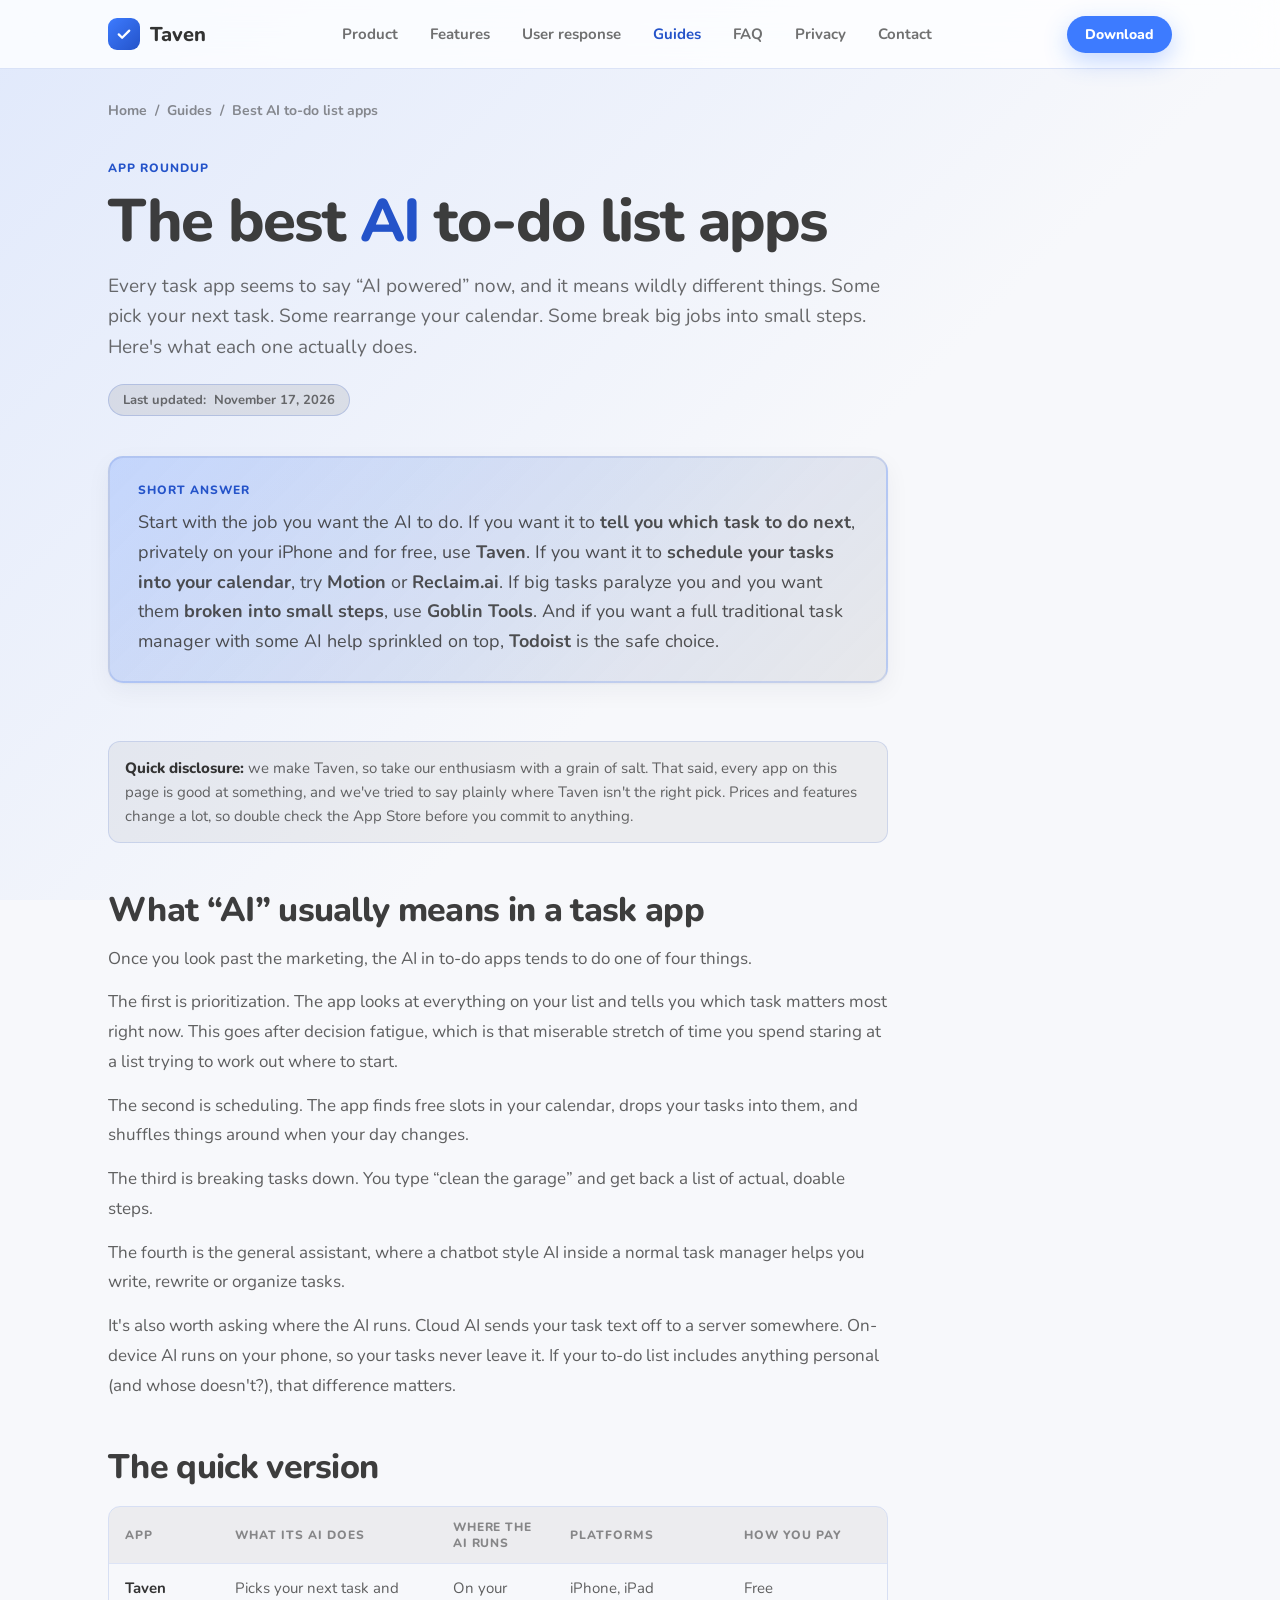
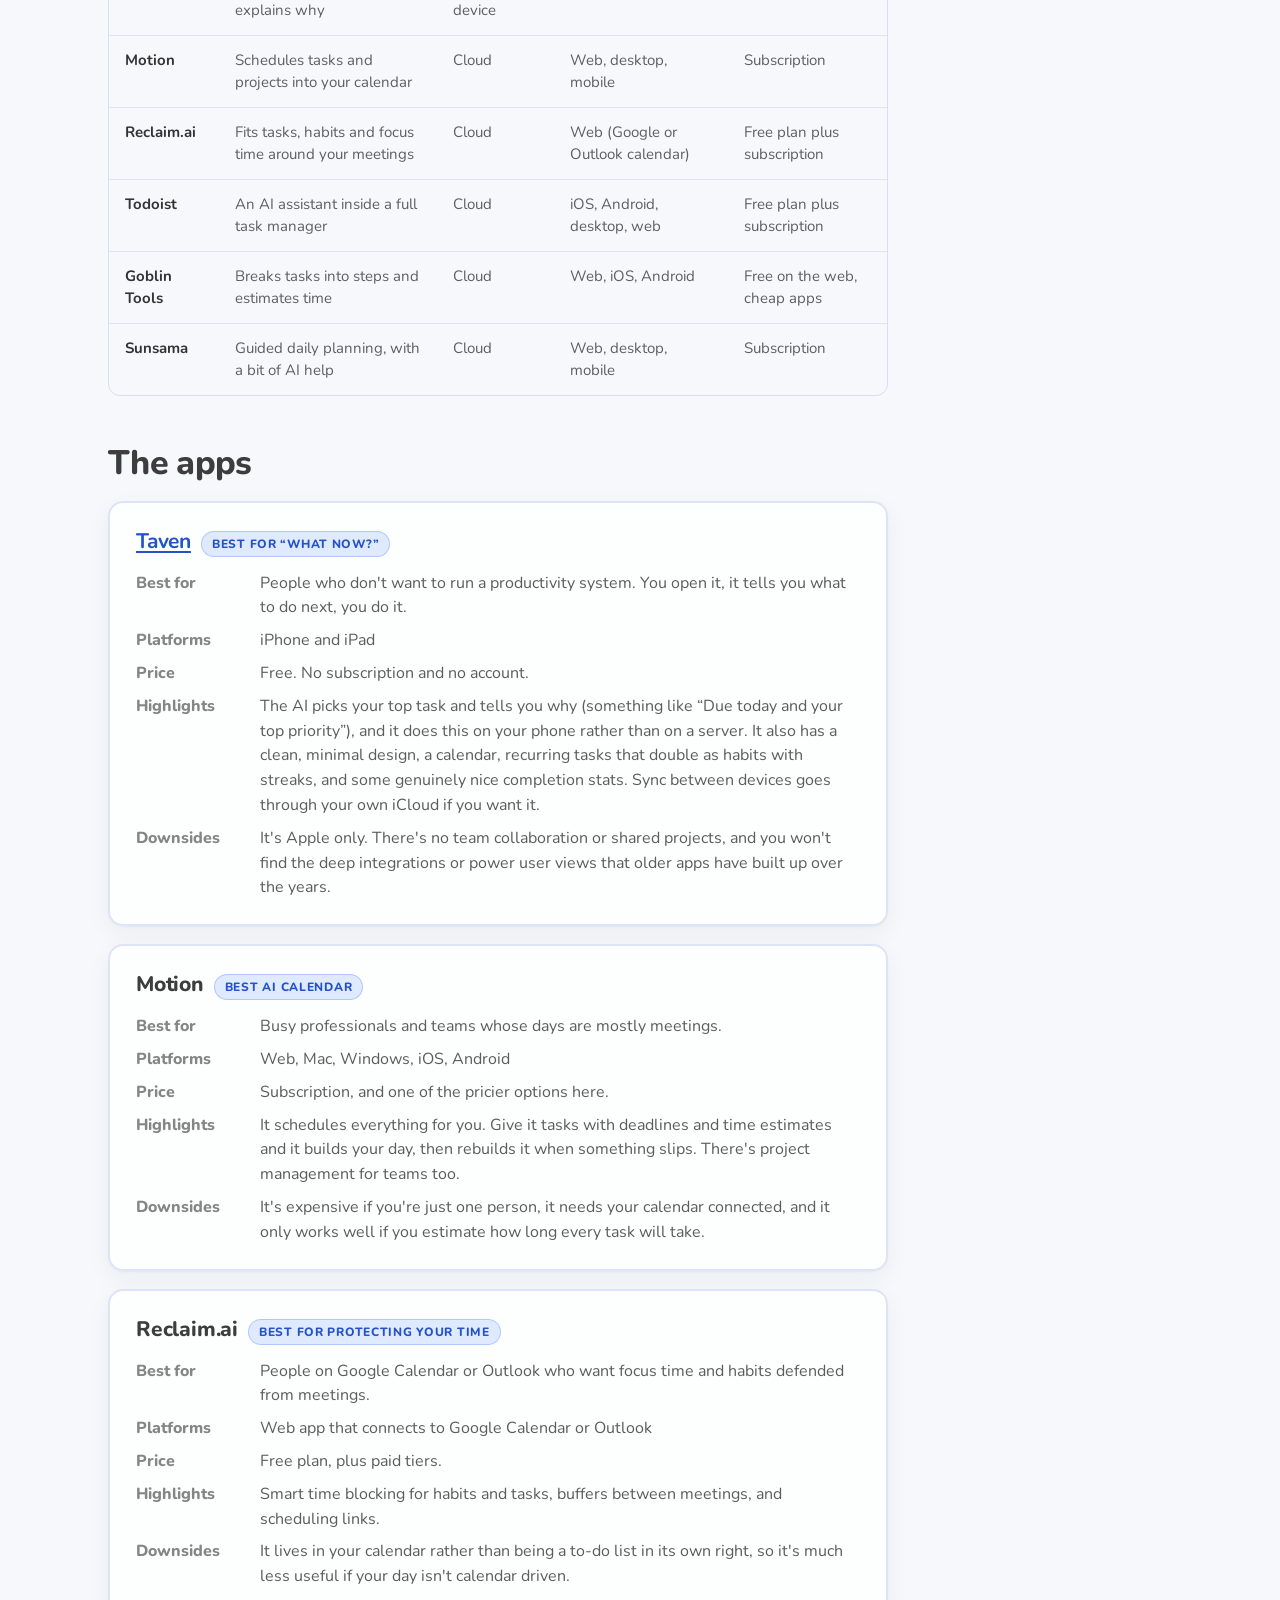
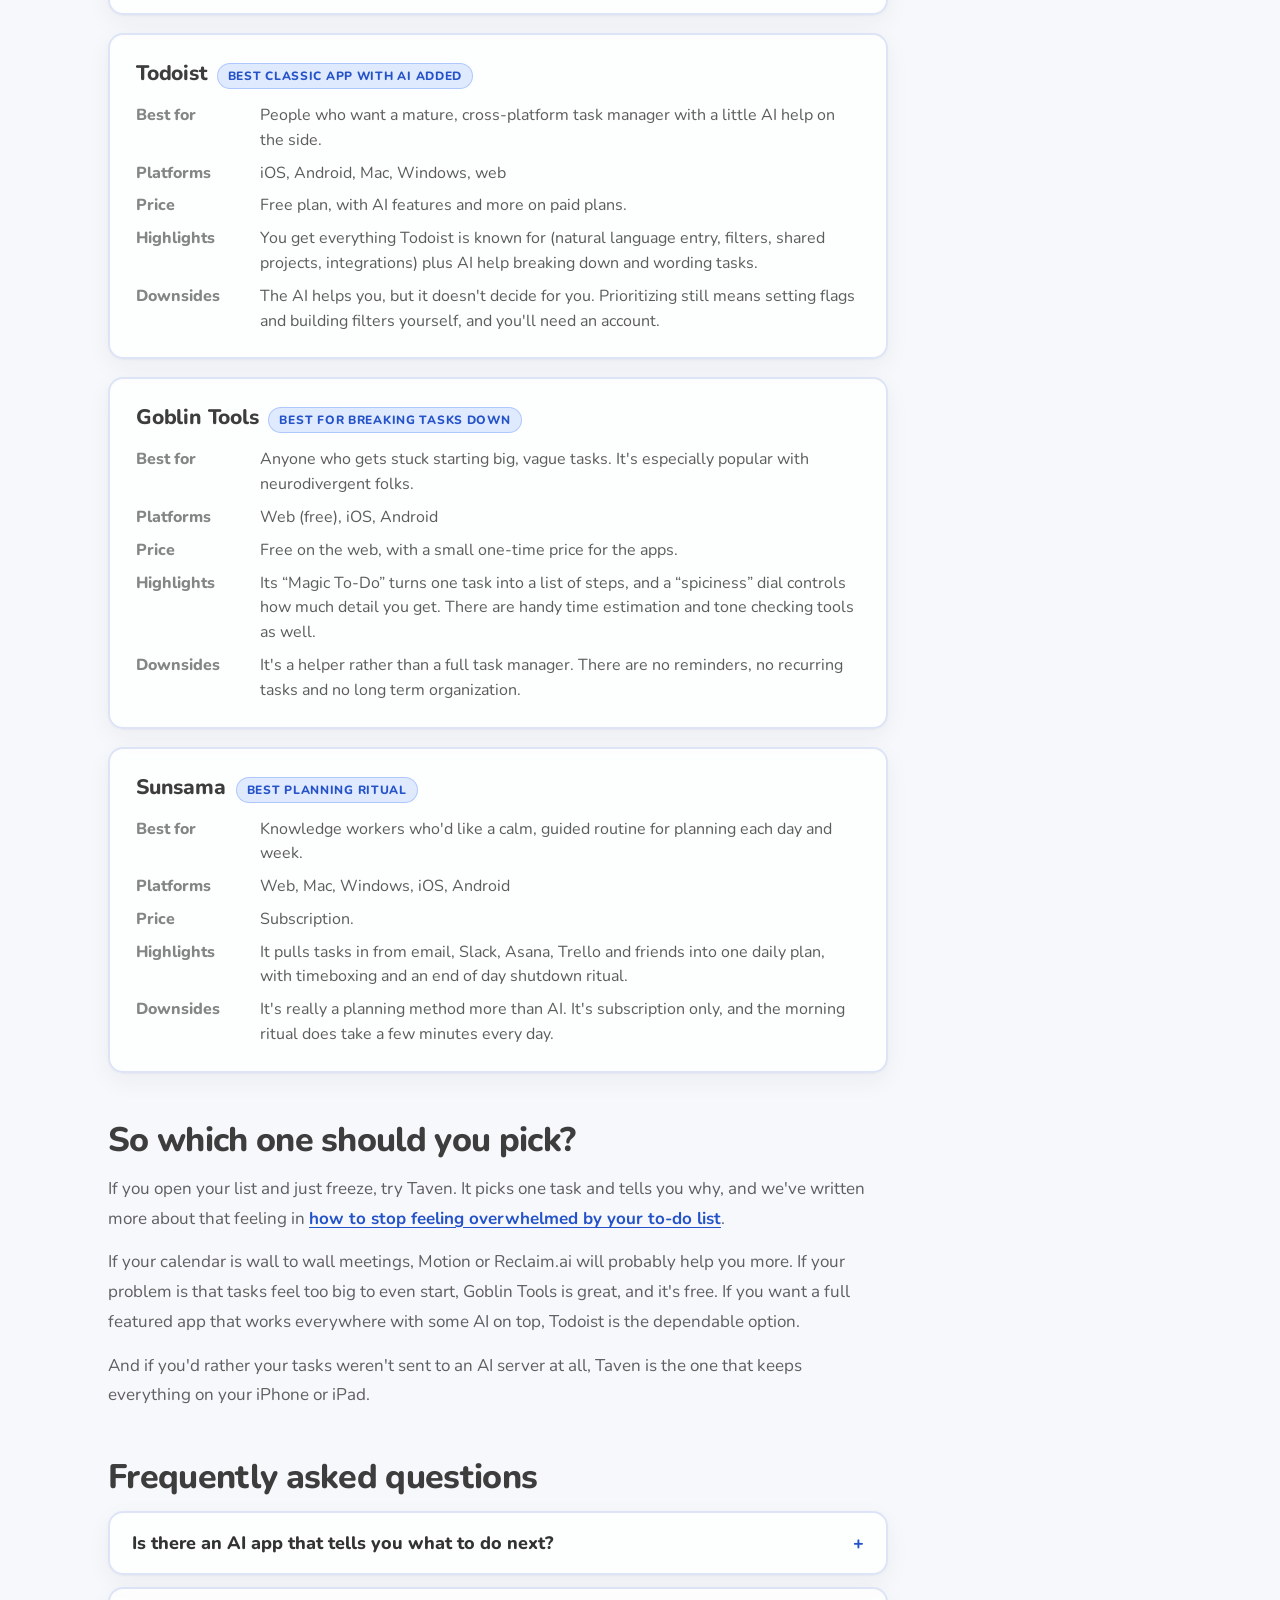
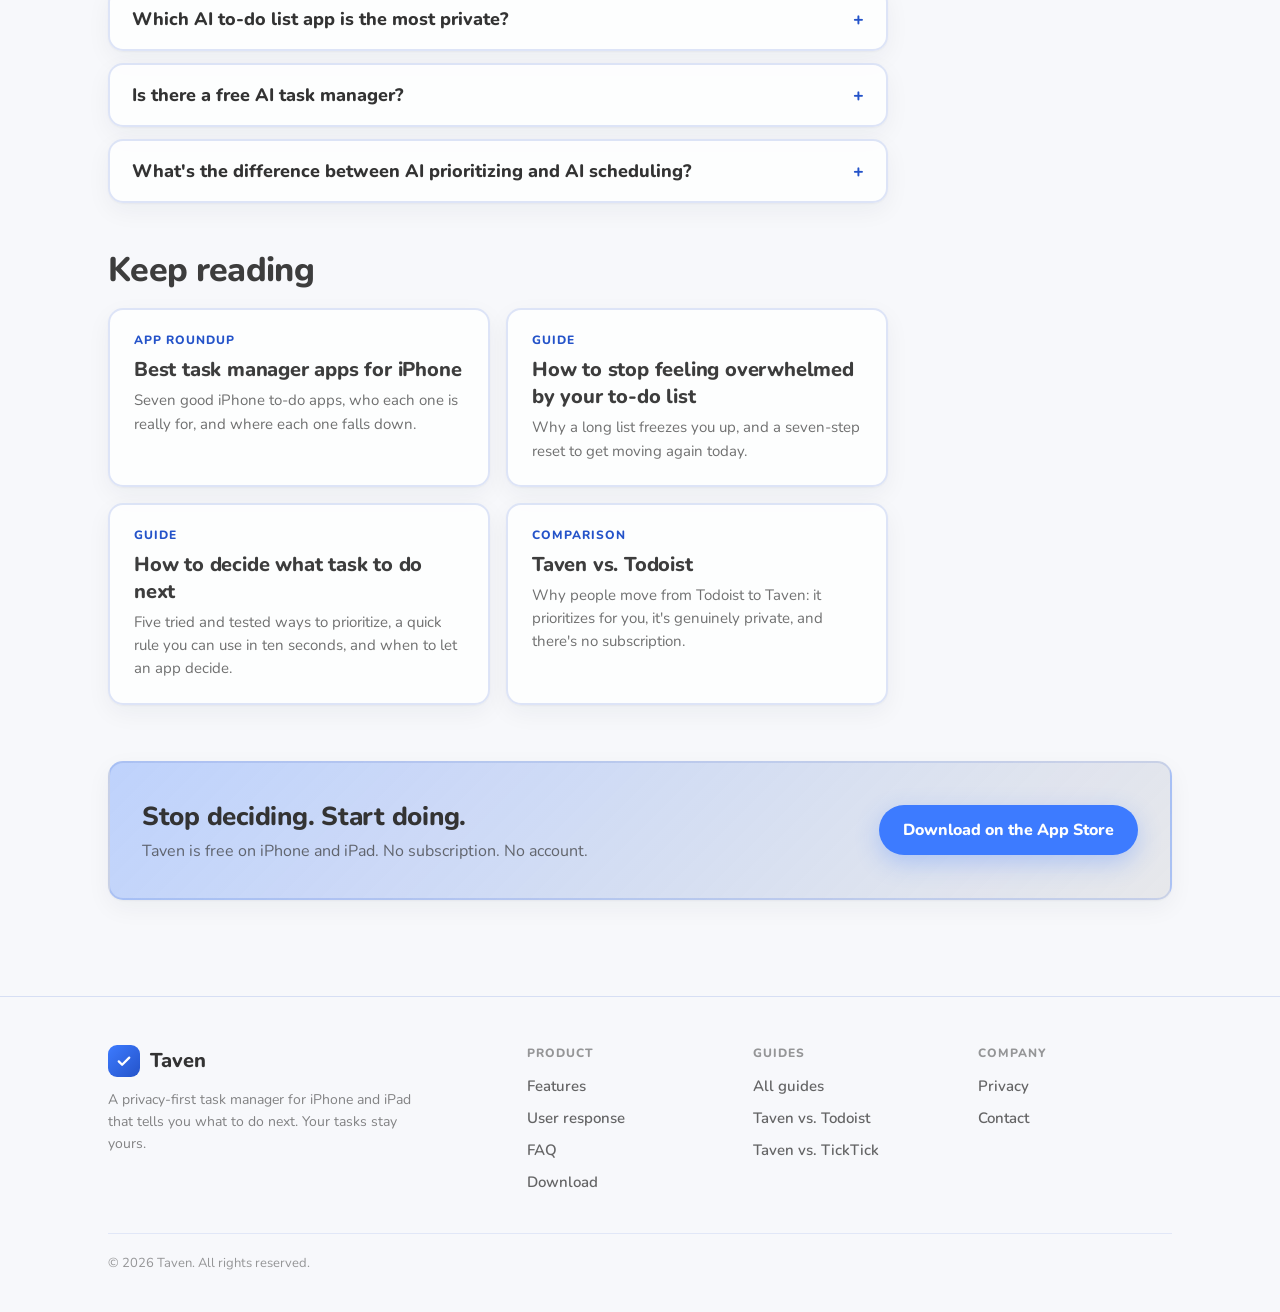
<file: guides/best-ai-to-do-list-apps.html>
<!DOCTYPE html>
<html lang="en">
<head>
  <meta charset="UTF-8" />
  <meta name="viewport" content="width=device-width, initial-scale=1.0" />
  <meta name="color-scheme" content="light" />
  <title>Best AI To-Do List Apps (2026): What the AI Actually Does | Taven</title>
  <meta name="description" content="A plain-English guide to AI to-do list and task manager apps in 2026: Taven, Motion, Reclaim.ai, Todoist, Goblin Tools and Sunsama. What each one&#x27;s AI really does, and who it&#x27;s for." />
  <meta name="robots" content="index, follow, max-snippet:-1" />
  <link rel="canonical" href="https://tavenproductivity.com/guides/best-ai-to-do-list-apps.html" />
  <meta property="og:type" content="article" />
  <meta property="og:site_name" content="Taven" />
  <meta property="og:title" content="Best AI To-Do List Apps (2026): What the AI Actually Does | Taven" />
  <meta property="og:description" content="A plain-English guide to AI to-do list and task manager apps in 2026: Taven, Motion, Reclaim.ai, Todoist, Goblin Tools and Sunsama. What each one&#x27;s AI really does, and who it&#x27;s for." />
  <meta property="og:url" content="https://tavenproductivity.com/guides/best-ai-to-do-list-apps.html" />
  <meta name="twitter:card" content="summary" />
  <meta name="apple-itunes-app" content="app-id=6761032737" />
  <link rel="preconnect" href="https://fonts.googleapis.com" />
  <link rel="preconnect" href="https://fonts.gstatic.com" crossorigin />
  <link href="https://fonts.googleapis.com/css2?family=Nunito:wght@400;500;600;700;800&display=swap" rel="stylesheet" />
  <link rel="stylesheet" href="/assets/site.css" />
  <script type="application/ld+json">
{
  "@context": "https://schema.org",
  "@graph": [
    {
      "@type": "Article",
      "headline": "The best AI to-do list apps (2026)",
      "description": "A plain-English guide to AI to-do list and task manager apps in 2026: Taven, Motion, Reclaim.ai, Todoist, Goblin Tools and Sunsama. What each one's AI really does, and who it's for.",
      "datePublished": "2026-11-17",
      "dateModified": "2026-11-17",
      "author": {
        "@type": "Organization",
        "name": "Taven",
        "url": "https://tavenproductivity.com/"
      },
      "publisher": {
        "@type": "Organization",
        "name": "Taven",
        "url": "https://tavenproductivity.com/"
      },
      "mainEntityOfPage": "https://tavenproductivity.com/guides/best-ai-to-do-list-apps.html"
    },
    {
      "@type": "BreadcrumbList",
      "itemListElement": [
        {
          "@type": "ListItem",
          "position": 1,
          "name": "Home",
          "item": "https://tavenproductivity.com/"
        },
        {
          "@type": "ListItem",
          "position": 2,
          "name": "Guides",
          "item": "https://tavenproductivity.com/guides/"
        },
        {
          "@type": "ListItem",
          "position": 3,
          "name": "Best AI to-do list apps",
          "item": "https://tavenproductivity.com/guides/best-ai-to-do-list-apps.html"
        }
      ]
    },
    {
      "@type": "FAQPage",
      "mainEntity": [
        {
          "@type": "Question",
          "name": "Is there an AI app that tells you what to do next?",
          "acceptedAnswer": {
            "@type": "Answer",
            "text": "Yes. Taven, for iPhone and iPad, is built around exactly this. Its on-device AI looks at importance, due dates and how often tasks repeat, then shows you your single most important task with a short reason like “Due today and your top priority.”"
          }
        },
        {
          "@type": "Question",
          "name": "Which AI to-do list app is the most private?",
          "acceptedAnswer": {
            "@type": "Answer",
            "text": "Taven runs its AI entirely on your device, doesn't need an account and doesn't collect any data. Most other AI task apps, including Motion, Reclaim and Todoist's AI features, process your tasks in the cloud."
          }
        },
        {
          "@type": "Question",
          "name": "Is there a free AI task manager?",
          "acceptedAnswer": {
            "@type": "Answer",
            "text": "Taven is free with no subscription. Goblin Tools is free on the web. Reclaim.ai and Todoist both have free plans with some limits."
          }
        },
        {
          "@type": "Question",
          "name": "What's the difference between AI prioritizing and AI scheduling?",
          "acceptedAnswer": {
            "@type": "Answer",
            "text": "Prioritizing decides which task matters most right now, which is what Taven does. Scheduling decides when each task happens by putting it on your calendar, which is what Motion and Reclaim.ai do."
          }
        }
      ]
    },
    {
      "@type": "ItemList",
      "name": "The best AI to-do list apps (2026)",
      "itemListElement": [
        {
          "@type": "ListItem",
          "position": 1,
          "name": "Taven"
        },
        {
          "@type": "ListItem",
          "position": 2,
          "name": "Motion"
        },
        {
          "@type": "ListItem",
          "position": 3,
          "name": "Reclaim.ai"
        },
        {
          "@type": "ListItem",
          "position": 4,
          "name": "Todoist"
        },
        {
          "@type": "ListItem",
          "position": 5,
          "name": "Goblin Tools"
        },
        {
          "@type": "ListItem",
          "position": 6,
          "name": "Sunsama"
        }
      ]
    }
  ]
}
  </script>
</head>
<body>

<header class="navbar">
  <div class="container">
    <a href="/" class="brand" aria-label="Taven home">
      <span class="brand-mark"><svg viewBox="0 0 24 24" fill="none" stroke="currentColor" stroke-width="3" stroke-linecap="round" stroke-linejoin="round" aria-hidden="true"><path d="M5 12.5l4.5 4.5L19 7.5"/></svg></span>
      Taven
    </a>
    <nav aria-label="Main">
      <ul class="nav-links">
        <li><a href="/">Product</a></li>
        <li><a href="/features.html">Features</a></li>
        <li><a href="/user-response.html">User response</a></li>
        <li><a href="/guides/" aria-current="page">Guides</a></li>
        <li><a href="/faq.html">FAQ</a></li>
        <li><a href="/privacy.html">Privacy</a></li>
        <li><a href="mailto:tavenproductivity@gmail.com">Contact</a></li>
      </ul>
    </nav>
    <div class="nav-right">
      <a href="https://apps.apple.com/app/id6761032737" class="btn btn-primary btn-sm">Download</a>
      <details class="menu"><summary aria-label="Menu"><svg viewBox="0 0 24 24" fill="none" stroke="currentColor" stroke-width="2.4" stroke-linecap="round" aria-hidden="true"><path d="M4 7h16M4 12h16M4 17h16"/></svg></summary><ul><li><a href="/">Product</a></li><li><a href="/features.html">Features</a></li><li><a href="/user-response.html">User response</a></li><li><a href="/guides/">Guides</a></li><li><a href="/faq.html">FAQ</a></li><li><a href="/privacy.html">Privacy</a></li><li><a href="mailto:tavenproductivity@gmail.com">Contact</a></li></ul></details>
    </div>
  </div>
</header>

<main class="container">
  <nav class="crumbs" aria-label="Breadcrumb"><a href="/">Home</a><span>/</span><a href="/guides/">Guides</a><span>/</span>Best AI to-do list apps</nav>

  <section class="page-head">
    <div class="label">App roundup</div>
    <h1 class="h1">The best <span>AI</span> to-do list apps</h1>
    <p class="lede">Every task app seems to say “AI powered” now, and it means wildly different things. Some pick your next task. Some rearrange your calendar. Some break big jobs into small steps. Here's what each one actually does.</p>
    <div class="updated">Last updated: <time datetime="2026-11-17">November 17, 2026</time></div>
  </section>

  <section class="answer frost" aria-label="Short answer">
    <h2>Short answer</h2>
    <p>Start with the job you want the AI to do. If you want it to <strong>tell you which task to do next</strong>, privately on your iPhone and for free, use <strong>Taven</strong>. If you want it to <strong>schedule your tasks into your calendar</strong>, try <strong>Motion</strong> or <strong>Reclaim.ai</strong>. If big tasks paralyze you and you want them <strong>broken into small steps</strong>, use <strong>Goblin Tools</strong>. And if you want a full traditional task manager with some AI help sprinkled on top, <strong>Todoist</strong> is the safe choice.</p>
  </section>

  <article class="article">
    <div class="note"><strong>Quick disclosure:</strong> we make Taven, so take our enthusiasm with a grain of salt. That said, every app on this page is good at something, and we've tried to say plainly where Taven isn't the right pick. Prices and features change a lot, so double check the App Store before you commit to anything.</div>

    <h2>What “AI” usually means in a task app</h2>
    <p>Once you look past the marketing, the AI in to-do apps tends to do one of four things.</p>
    <p>The first is prioritization. The app looks at everything on your list and tells you which task matters most right now. This goes after decision fatigue, which is that miserable stretch of time you spend staring at a list trying to work out where to start.</p>
    <p>The second is scheduling. The app finds free slots in your calendar, drops your tasks into them, and shuffles things around when your day changes.</p>
    <p>The third is breaking tasks down. You type “clean the garage” and get back a list of actual, doable steps.</p>
    <p>The fourth is the general assistant, where a chatbot style AI inside a normal task manager helps you write, rewrite or organize tasks.</p>
    <p>It's also worth asking where the AI runs. Cloud AI sends your task text off to a server somewhere. On-device AI runs on your phone, so your tasks never leave it. If your to-do list includes anything personal (and whose doesn't?), that difference matters.</p>

    <h2>The quick version</h2>
    <div class="table-wrap"><table class="data-table">
      <thead><tr><th>App</th><th>What its AI does</th><th>Where the AI runs</th><th>Platforms</th><th>How you pay</th></tr></thead>
      <tbody>
        <tr><td>Taven</td><td>Picks your next task and explains why</td><td>On your device</td><td>iPhone, iPad</td><td>Free</td></tr>
        <tr><td>Motion</td><td>Schedules tasks and projects into your calendar</td><td>Cloud</td><td>Web, desktop, mobile</td><td>Subscription</td></tr>
        <tr><td>Reclaim.ai</td><td>Fits tasks, habits and focus time around your meetings</td><td>Cloud</td><td>Web (Google or Outlook calendar)</td><td>Free plan plus subscription</td></tr>
        <tr><td>Todoist</td><td>An AI assistant inside a full task manager</td><td>Cloud</td><td>iOS, Android, desktop, web</td><td>Free plan plus subscription</td></tr>
        <tr><td>Goblin Tools</td><td>Breaks tasks into steps and estimates time</td><td>Cloud</td><td>Web, iOS, Android</td><td>Free on the web, cheap apps</td></tr>
        <tr><td>Sunsama</td><td>Guided daily planning, with a bit of AI help</td><td>Cloud</td><td>Web, desktop, mobile</td><td>Subscription</td></tr>
      </tbody>
    </table></div>

    <h2>The apps</h2>
    <div class="card frost">
      <h3><a href="/">Taven</a> <span class="tag">Best for “what now?”</span></h3>
      <dl>
        <dt>Best for</dt><dd>People who don't want to run a productivity system. You open it, it tells you what to do next, you do it.</dd>
        <dt>Platforms</dt><dd>iPhone and iPad</dd>
        <dt>Price</dt><dd>Free. No subscription and no account.</dd>
        <dt>Highlights</dt><dd>The AI picks your top task and tells you why (something like “Due today and your top priority”), and it does this on your phone rather than on a server. It also has a clean, minimal design, a calendar, recurring tasks that double as habits with streaks, and some genuinely nice completion stats. Sync between devices goes through your own iCloud if you want it.</dd>
        <dt>Downsides</dt><dd>It's Apple only. There's no team collaboration or shared projects, and you won't find the deep integrations or power user views that older apps have built up over the years.</dd>
      </dl>
    </div>
    <div class="card frost">
      <h3>Motion <span class="tag">Best AI calendar</span></h3>
      <dl>
        <dt>Best for</dt><dd>Busy professionals and teams whose days are mostly meetings.</dd>
        <dt>Platforms</dt><dd>Web, Mac, Windows, iOS, Android</dd>
        <dt>Price</dt><dd>Subscription, and one of the pricier options here.</dd>
        <dt>Highlights</dt><dd>It schedules everything for you. Give it tasks with deadlines and time estimates and it builds your day, then rebuilds it when something slips. There's project management for teams too.</dd>
        <dt>Downsides</dt><dd>It's expensive if you're just one person, it needs your calendar connected, and it only works well if you estimate how long every task will take.</dd>
      </dl>
    </div>
    <div class="card frost">
      <h3>Reclaim.ai <span class="tag">Best for protecting your time</span></h3>
      <dl>
        <dt>Best for</dt><dd>People on Google Calendar or Outlook who want focus time and habits defended from meetings.</dd>
        <dt>Platforms</dt><dd>Web app that connects to Google Calendar or Outlook</dd>
        <dt>Price</dt><dd>Free plan, plus paid tiers.</dd>
        <dt>Highlights</dt><dd>Smart time blocking for habits and tasks, buffers between meetings, and scheduling links.</dd>
        <dt>Downsides</dt><dd>It lives in your calendar rather than being a to-do list in its own right, so it's much less useful if your day isn't calendar driven.</dd>
      </dl>
    </div>
    <div class="card frost">
      <h3>Todoist <span class="tag">Best classic app with AI added</span></h3>
      <dl>
        <dt>Best for</dt><dd>People who want a mature, cross-platform task manager with a little AI help on the side.</dd>
        <dt>Platforms</dt><dd>iOS, Android, Mac, Windows, web</dd>
        <dt>Price</dt><dd>Free plan, with AI features and more on paid plans.</dd>
        <dt>Highlights</dt><dd>You get everything Todoist is known for (natural language entry, filters, shared projects, integrations) plus AI help breaking down and wording tasks.</dd>
        <dt>Downsides</dt><dd>The AI helps you, but it doesn't decide for you. Prioritizing still means setting flags and building filters yourself, and you'll need an account.</dd>
      </dl>
    </div>
    <div class="card frost">
      <h3>Goblin Tools <span class="tag">Best for breaking tasks down</span></h3>
      <dl>
        <dt>Best for</dt><dd>Anyone who gets stuck starting big, vague tasks. It's especially popular with neurodivergent folks.</dd>
        <dt>Platforms</dt><dd>Web (free), iOS, Android</dd>
        <dt>Price</dt><dd>Free on the web, with a small one-time price for the apps.</dd>
        <dt>Highlights</dt><dd>Its “Magic To-Do” turns one task into a list of steps, and a “spiciness” dial controls how much detail you get. There are handy time estimation and tone checking tools as well.</dd>
        <dt>Downsides</dt><dd>It's a helper rather than a full task manager. There are no reminders, no recurring tasks and no long term organization.</dd>
      </dl>
    </div>
    <div class="card frost">
      <h3>Sunsama <span class="tag">Best planning ritual</span></h3>
      <dl>
        <dt>Best for</dt><dd>Knowledge workers who'd like a calm, guided routine for planning each day and week.</dd>
        <dt>Platforms</dt><dd>Web, Mac, Windows, iOS, Android</dd>
        <dt>Price</dt><dd>Subscription.</dd>
        <dt>Highlights</dt><dd>It pulls tasks in from email, Slack, Asana, Trello and friends into one daily plan, with timeboxing and an end of day shutdown ritual.</dd>
        <dt>Downsides</dt><dd>It's really a planning method more than AI. It's subscription only, and the morning ritual does take a few minutes every day.</dd>
      </dl>
    </div>

    <h2>So which one should you pick?</h2>
    <p>If you open your list and just freeze, try Taven. It picks one task and tells you why, and we've written more about that feeling in <a href="/guides/to-do-list-overwhelm.html">how to stop feeling overwhelmed by your to-do list</a>.</p>
    <p>If your calendar is wall to wall meetings, Motion or Reclaim.ai will probably help you more. If your problem is that tasks feel too big to even start, Goblin Tools is great, and it's free. If you want a full featured app that works everywhere with some AI on top, Todoist is the dependable option.</p>
    <p>And if you'd rather your tasks weren't sent to an AI server at all, Taven is the one that keeps everything on your iPhone or iPad.</p>

    <h2 id="faq">Frequently asked questions</h2>
    <div class="faq">
    <details class="frost"><summary>Is there an AI app that tells you what to do next?</summary><p>Yes. Taven, for iPhone and iPad, is built around exactly this. Its on-device AI looks at importance, due dates and how often tasks repeat, then shows you your single most important task with a short reason like “Due today and your top priority.”</p></details>
    <details class="frost"><summary>Which AI to-do list app is the most private?</summary><p>Taven runs its AI entirely on your device, doesn't need an account and doesn't collect any data. Most other AI task apps, including Motion, Reclaim and Todoist's AI features, process your tasks in the cloud.</p></details>
    <details class="frost"><summary>Is there a free AI task manager?</summary><p>Taven is free with no subscription. Goblin Tools is free on the web. Reclaim.ai and Todoist both have free plans with some limits.</p></details>
    <details class="frost"><summary>What&#x27;s the difference between AI prioritizing and AI scheduling?</summary><p>Prioritizing decides <em>which</em> task matters most right now, which is what Taven does. Scheduling decides <em>when</em> each task happens by putting it on your calendar, which is what Motion and Reclaim.ai do.</p></details>
    </div>

    <h2>Keep reading</h2>
    <div class="grid">
      <a class="tile frost" href="/guides/best-task-manager-apps-iphone.html"><div class="k">App roundup</div><h3>Best task manager apps for iPhone</h3><p>Seven good iPhone to-do apps, who each one is really for, and where each one falls down.</p></a>
      <a class="tile frost" href="/guides/to-do-list-overwhelm.html"><div class="k">Guide</div><h3>How to stop feeling overwhelmed by your to-do list</h3><p>Why a long list freezes you up, and a seven-step reset to get moving again today.</p></a>
      <a class="tile frost" href="/guides/what-task-to-do-next.html"><div class="k">Guide</div><h3>How to decide what task to do next</h3><p>Five tried and tested ways to prioritize, a quick rule you can use in ten seconds, and when to let an app decide.</p></a>
      <a class="tile frost" href="/compare/taven-vs-todoist.html"><div class="k">Comparison</div><h3>Taven vs. Todoist</h3><p>Why people move from Todoist to Taven: it prioritizes for you, it&#x27;s genuinely private, and there&#x27;s no subscription.</p></a>
    </div>
  </article>

  <section class="cta frost">
    <div>
      <h2>Stop deciding. Start doing.</h2>
      <p>Taven is free on iPhone and iPad. No subscription. No account.</p>
    </div>
    <a class="btn btn-primary" href="https://apps.apple.com/app/id6761032737">Download on the App Store</a>
  </section>
</main>

<footer class="footer">
  <div class="container">
    <div class="footer-grid">
      <div>
        <a href="/" class="brand">
          <span class="brand-mark"><svg viewBox="0 0 24 24" fill="none" stroke="currentColor" stroke-width="3" stroke-linecap="round" stroke-linejoin="round" aria-hidden="true"><path d="M5 12.5l4.5 4.5L19 7.5"/></svg></span>
          Taven
        </a>
        <p>A privacy-first task manager for iPhone and iPad that tells you what to do next. Your tasks stay yours.</p>
      </div>
      <div>
        <h4>Product</h4>
        <ul>
          <li><a href="/features.html">Features</a></li>
          <li><a href="/user-response.html">User response</a></li>
          <li><a href="/faq.html">FAQ</a></li>
          <li><a href="https://apps.apple.com/app/id6761032737">Download</a></li>
        </ul>
      </div>
      <div>
        <h4>Guides</h4>
        <ul>
          <li><a href="/guides/">All guides</a></li>
          <li><a href="/compare/taven-vs-todoist.html">Taven vs. Todoist</a></li>
          <li><a href="/compare/taven-vs-ticktick.html">Taven vs. TickTick</a></li>
        </ul>
      </div>
      <div>
        <h4>Company</h4>
        <ul>
          <li><a href="/privacy.html">Privacy</a></li>
          <li><a href="mailto:tavenproductivity@gmail.com">Contact</a></li>
        </ul>
      </div>
    </div>
    <div class="copyright">© <span id="year">2026</span> Taven. All rights reserved.</div>
  </div>
</footer>
<script>document.getElementById('year').textContent = new Date().getFullYear();</script>
</body>
</html>
</file>
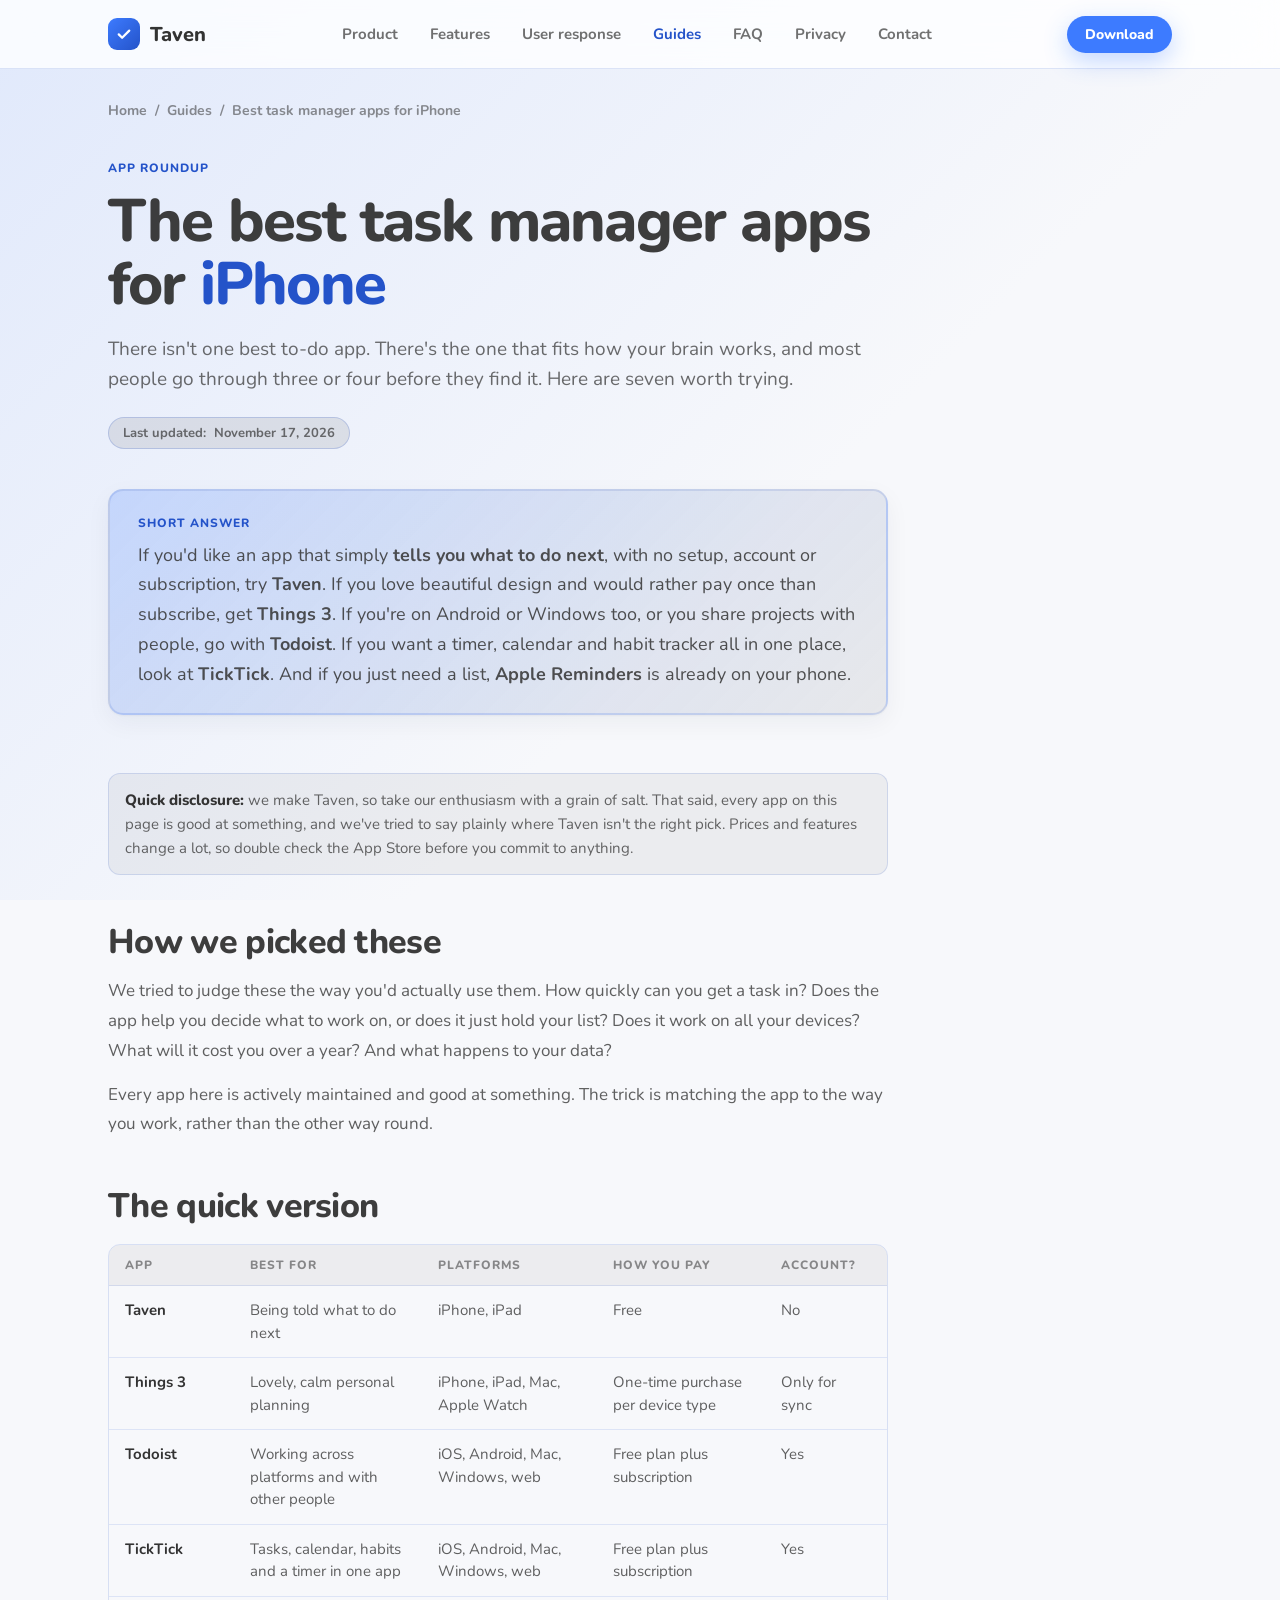
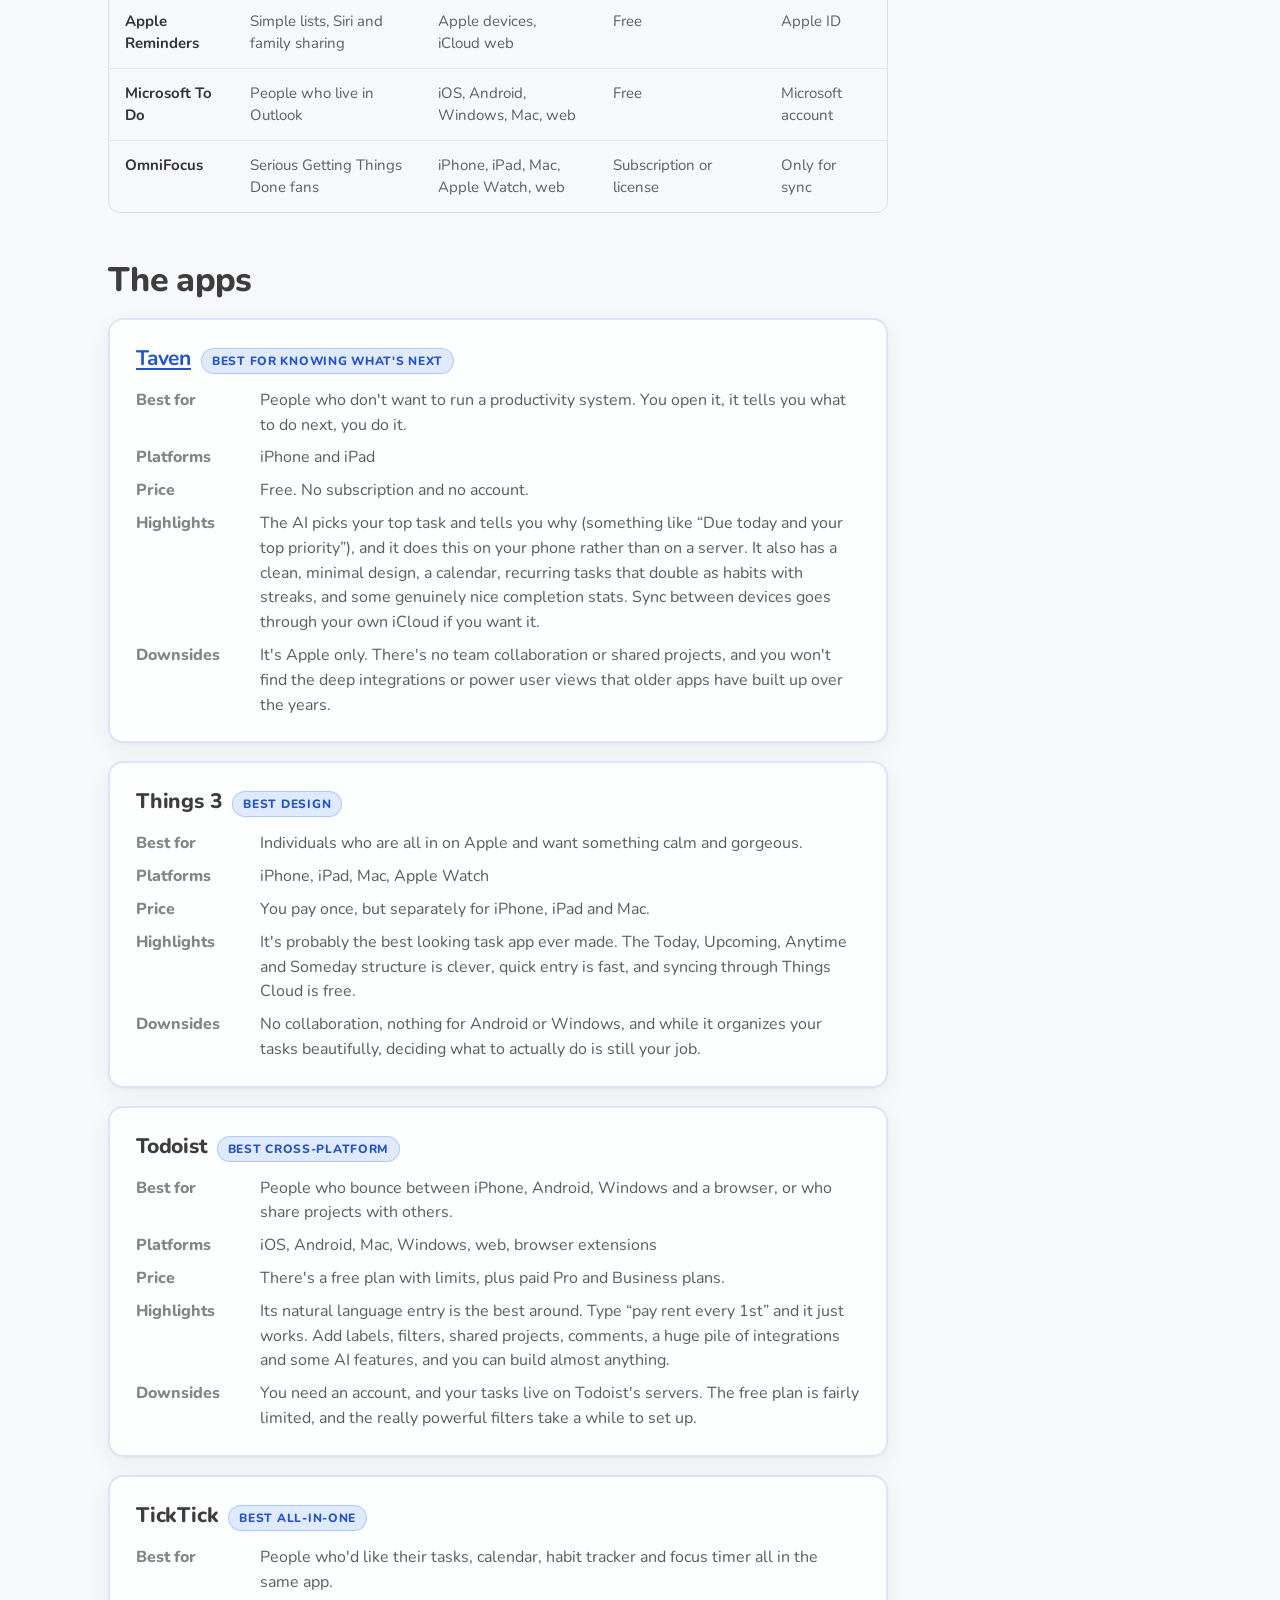
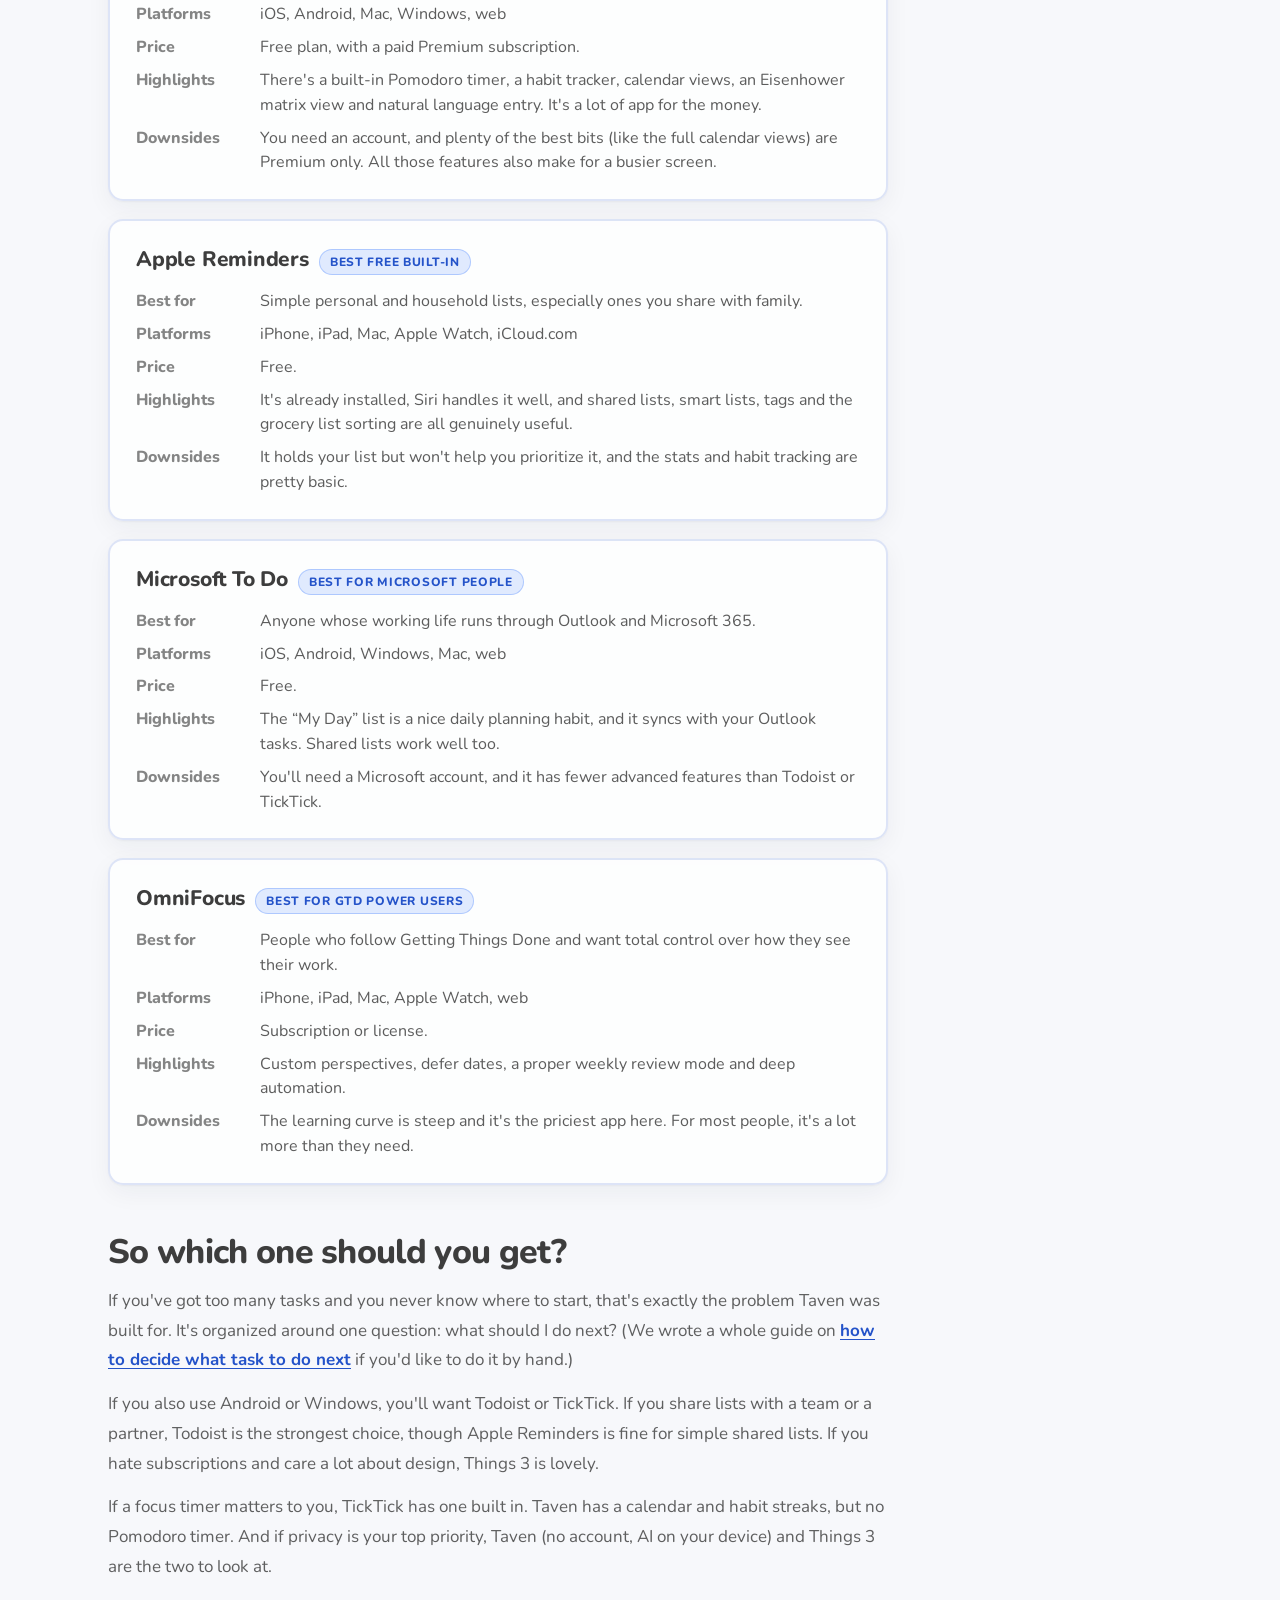
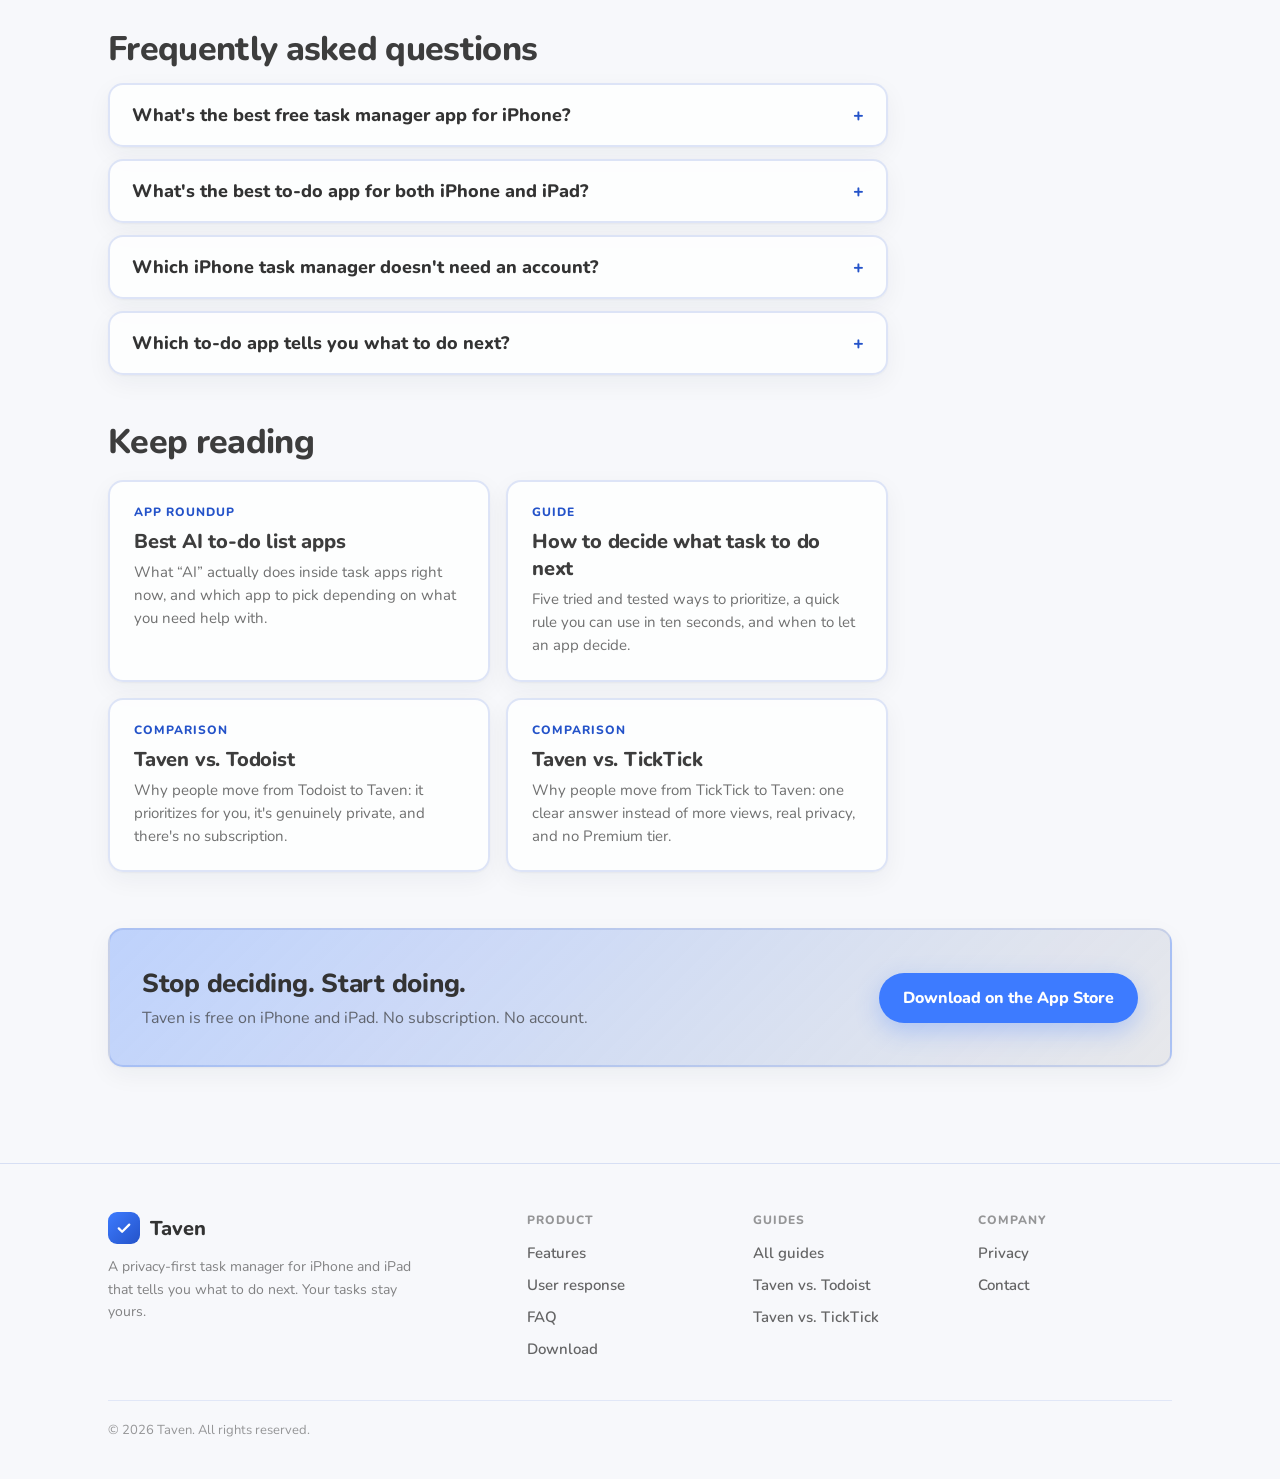
<file: guides/best-task-manager-apps-iphone.html>
<!DOCTYPE html>
<html lang="en">
<head>
  <meta charset="UTF-8" />
  <meta name="viewport" content="width=device-width, initial-scale=1.0" />
  <meta name="color-scheme" content="light" />
  <title>Best Task Manager Apps for iPhone (2026): 7 To-Do Apps Compared | Taven</title>
  <meta name="description" content="An honest look at the best task manager and to-do list apps for iPhone and iPad in 2026: Taven, Things 3, Todoist, TickTick, Apple Reminders, Microsoft To Do and OmniFocus. Who each one suits, and the catch with each." />
  <meta name="robots" content="index, follow, max-snippet:-1" />
  <link rel="canonical" href="https://tavenproductivity.com/guides/best-task-manager-apps-iphone.html" />
  <meta property="og:type" content="article" />
  <meta property="og:site_name" content="Taven" />
  <meta property="og:title" content="Best Task Manager Apps for iPhone (2026): 7 To-Do Apps Compared | Taven" />
  <meta property="og:description" content="An honest look at the best task manager and to-do list apps for iPhone and iPad in 2026: Taven, Things 3, Todoist, TickTick, Apple Reminders, Microsoft To Do and OmniFocus. Who each one suits, and the catch with each." />
  <meta property="og:url" content="https://tavenproductivity.com/guides/best-task-manager-apps-iphone.html" />
  <meta name="twitter:card" content="summary" />
  <meta name="apple-itunes-app" content="app-id=6761032737" />
  <link rel="preconnect" href="https://fonts.googleapis.com" />
  <link rel="preconnect" href="https://fonts.gstatic.com" crossorigin />
  <link href="https://fonts.googleapis.com/css2?family=Nunito:wght@400;500;600;700;800&display=swap" rel="stylesheet" />
  <link rel="stylesheet" href="/assets/site.css" />
  <script type="application/ld+json">
{
  "@context": "https://schema.org",
  "@graph": [
    {
      "@type": "Article",
      "headline": "The best task manager apps for iPhone (2026)",
      "description": "An honest look at the best task manager and to-do list apps for iPhone and iPad in 2026: Taven, Things 3, Todoist, TickTick, Apple Reminders, Microsoft To Do and OmniFocus. Who each one suits, and the catch with each.",
      "datePublished": "2026-11-17",
      "dateModified": "2026-11-17",
      "author": {
        "@type": "Organization",
        "name": "Taven",
        "url": "https://tavenproductivity.com/"
      },
      "publisher": {
        "@type": "Organization",
        "name": "Taven",
        "url": "https://tavenproductivity.com/"
      },
      "mainEntityOfPage": "https://tavenproductivity.com/guides/best-task-manager-apps-iphone.html"
    },
    {
      "@type": "BreadcrumbList",
      "itemListElement": [
        {
          "@type": "ListItem",
          "position": 1,
          "name": "Home",
          "item": "https://tavenproductivity.com/"
        },
        {
          "@type": "ListItem",
          "position": 2,
          "name": "Guides",
          "item": "https://tavenproductivity.com/guides/"
        },
        {
          "@type": "ListItem",
          "position": 3,
          "name": "Best task manager apps for iPhone",
          "item": "https://tavenproductivity.com/guides/best-task-manager-apps-iphone.html"
        }
      ]
    },
    {
      "@type": "FAQPage",
      "mainEntity": [
        {
          "@type": "Question",
          "name": "What's the best free task manager app for iPhone?",
          "acceptedAnswer": {
            "@type": "Answer",
            "text": "If you want help prioritizing plus habit tracking, Taven is free with no subscription or account. If you just need simple lists, Apple Reminders is free and already on your phone. Todoist and TickTick both have free plans too, with more behind a subscription."
          }
        },
        {
          "@type": "Question",
          "name": "What's the best to-do app for both iPhone and iPad?",
          "acceptedAnswer": {
            "@type": "Answer",
            "text": "Taven, Things 3, Todoist, TickTick and OmniFocus all work on both. Taven syncs between them through your own private iCloud account."
          }
        },
        {
          "@type": "Question",
          "name": "Which iPhone task manager doesn't need an account?",
          "acceptedAnswer": {
            "@type": "Answer",
            "text": "Taven doesn't need one at all, and it does all its processing on your device. Things 3 also works without an account unless you turn on Things Cloud sync."
          }
        },
        {
          "@type": "Question",
          "name": "Which to-do app tells you what to do next?",
          "acceptedAnswer": {
            "@type": "Answer",
            "text": "That's Taven's whole thing. It looks at importance, due dates and how often a task repeats, then highlights the one task you should do next and tells you why."
          }
        }
      ]
    },
    {
      "@type": "ItemList",
      "name": "The best task manager apps for iPhone (2026)",
      "itemListElement": [
        {
          "@type": "ListItem",
          "position": 1,
          "name": "Taven"
        },
        {
          "@type": "ListItem",
          "position": 2,
          "name": "Things 3"
        },
        {
          "@type": "ListItem",
          "position": 3,
          "name": "Todoist"
        },
        {
          "@type": "ListItem",
          "position": 4,
          "name": "TickTick"
        },
        {
          "@type": "ListItem",
          "position": 5,
          "name": "Apple Reminders"
        },
        {
          "@type": "ListItem",
          "position": 6,
          "name": "Microsoft To Do"
        },
        {
          "@type": "ListItem",
          "position": 7,
          "name": "OmniFocus"
        }
      ]
    }
  ]
}
  </script>
</head>
<body>

<header class="navbar">
  <div class="container">
    <a href="/" class="brand" aria-label="Taven home">
      <span class="brand-mark"><svg viewBox="0 0 24 24" fill="none" stroke="currentColor" stroke-width="3" stroke-linecap="round" stroke-linejoin="round" aria-hidden="true"><path d="M5 12.5l4.5 4.5L19 7.5"/></svg></span>
      Taven
    </a>
    <nav aria-label="Main">
      <ul class="nav-links">
        <li><a href="/">Product</a></li>
        <li><a href="/features.html">Features</a></li>
        <li><a href="/user-response.html">User response</a></li>
        <li><a href="/guides/" aria-current="page">Guides</a></li>
        <li><a href="/faq.html">FAQ</a></li>
        <li><a href="/privacy.html">Privacy</a></li>
        <li><a href="mailto:tavenproductivity@gmail.com">Contact</a></li>
      </ul>
    </nav>
    <div class="nav-right">
      <a href="https://apps.apple.com/app/id6761032737" class="btn btn-primary btn-sm">Download</a>
      <details class="menu"><summary aria-label="Menu"><svg viewBox="0 0 24 24" fill="none" stroke="currentColor" stroke-width="2.4" stroke-linecap="round" aria-hidden="true"><path d="M4 7h16M4 12h16M4 17h16"/></svg></summary><ul><li><a href="/">Product</a></li><li><a href="/features.html">Features</a></li><li><a href="/user-response.html">User response</a></li><li><a href="/guides/">Guides</a></li><li><a href="/faq.html">FAQ</a></li><li><a href="/privacy.html">Privacy</a></li><li><a href="mailto:tavenproductivity@gmail.com">Contact</a></li></ul></details>
    </div>
  </div>
</header>

<main class="container">
  <nav class="crumbs" aria-label="Breadcrumb"><a href="/">Home</a><span>/</span><a href="/guides/">Guides</a><span>/</span>Best task manager apps for iPhone</nav>

  <section class="page-head">
    <div class="label">App roundup</div>
    <h1 class="h1">The best task manager apps for <span>iPhone</span></h1>
    <p class="lede">There isn't one best to-do app. There's the one that fits how your brain works, and most people go through three or four before they find it. Here are seven worth trying.</p>
    <div class="updated">Last updated: <time datetime="2026-11-17">November 17, 2026</time></div>
  </section>

  <section class="answer frost" aria-label="Short answer">
    <h2>Short answer</h2>
    <p>If you'd like an app that simply <strong>tells you what to do next</strong>, with no setup, account or subscription, try <strong>Taven</strong>. If you love beautiful design and would rather pay once than subscribe, get <strong>Things 3</strong>. If you're on Android or Windows too, or you share projects with people, go with <strong>Todoist</strong>. If you want a timer, calendar and habit tracker all in one place, look at <strong>TickTick</strong>. And if you just need a list, <strong>Apple Reminders</strong> is already on your phone.</p>
  </section>

  <article class="article">
    <div class="note"><strong>Quick disclosure:</strong> we make Taven, so take our enthusiasm with a grain of salt. That said, every app on this page is good at something, and we've tried to say plainly where Taven isn't the right pick. Prices and features change a lot, so double check the App Store before you commit to anything.</div>

    <h2>How we picked these</h2>
    <p>We tried to judge these the way you'd actually use them. How quickly can you get a task in? Does the app help you decide what to work on, or does it just hold your list? Does it work on all your devices? What will it cost you over a year? And what happens to your data?</p>
    <p>Every app here is actively maintained and good at something. The trick is matching the app to the way you work, rather than the other way round.</p>

    <h2>The quick version</h2>
    <div class="table-wrap"><table class="data-table">
      <thead><tr><th>App</th><th>Best for</th><th>Platforms</th><th>How you pay</th><th>Account?</th></tr></thead>
      <tbody>
        <tr><td>Taven</td><td>Being told what to do next</td><td>iPhone, iPad</td><td>Free</td><td>No</td></tr>
        <tr><td>Things 3</td><td>Lovely, calm personal planning</td><td>iPhone, iPad, Mac, Apple Watch</td><td>One-time purchase per device type</td><td>Only for sync</td></tr>
        <tr><td>Todoist</td><td>Working across platforms and with other people</td><td>iOS, Android, Mac, Windows, web</td><td>Free plan plus subscription</td><td>Yes</td></tr>
        <tr><td>TickTick</td><td>Tasks, calendar, habits and a timer in one app</td><td>iOS, Android, Mac, Windows, web</td><td>Free plan plus subscription</td><td>Yes</td></tr>
        <tr><td>Apple Reminders</td><td>Simple lists, Siri and family sharing</td><td>Apple devices, iCloud web</td><td>Free</td><td>Apple ID</td></tr>
        <tr><td>Microsoft To Do</td><td>People who live in Outlook</td><td>iOS, Android, Windows, Mac, web</td><td>Free</td><td>Microsoft account</td></tr>
        <tr><td>OmniFocus</td><td>Serious Getting Things Done fans</td><td>iPhone, iPad, Mac, Apple Watch, web</td><td>Subscription or license</td><td>Only for sync</td></tr>
      </tbody>
    </table></div>

    <h2>The apps</h2>
    <div class="card frost">
      <h3><a href="/">Taven</a> <span class="tag">Best for knowing what's next</span></h3>
      <dl>
        <dt>Best for</dt><dd>People who don't want to run a productivity system. You open it, it tells you what to do next, you do it.</dd>
        <dt>Platforms</dt><dd>iPhone and iPad</dd>
        <dt>Price</dt><dd>Free. No subscription and no account.</dd>
        <dt>Highlights</dt><dd>The AI picks your top task and tells you why (something like “Due today and your top priority”), and it does this on your phone rather than on a server. It also has a clean, minimal design, a calendar, recurring tasks that double as habits with streaks, and some genuinely nice completion stats. Sync between devices goes through your own iCloud if you want it.</dd>
        <dt>Downsides</dt><dd>It's Apple only. There's no team collaboration or shared projects, and you won't find the deep integrations or power user views that older apps have built up over the years.</dd>
      </dl>
    </div>
    <div class="card frost">
      <h3>Things 3 <span class="tag">Best design</span></h3>
      <dl>
        <dt>Best for</dt><dd>Individuals who are all in on Apple and want something calm and gorgeous.</dd>
        <dt>Platforms</dt><dd>iPhone, iPad, Mac, Apple Watch</dd>
        <dt>Price</dt><dd>You pay once, but separately for iPhone, iPad and Mac.</dd>
        <dt>Highlights</dt><dd>It's probably the best looking task app ever made. The Today, Upcoming, Anytime and Someday structure is clever, quick entry is fast, and syncing through Things Cloud is free.</dd>
        <dt>Downsides</dt><dd>No collaboration, nothing for Android or Windows, and while it organizes your tasks beautifully, deciding what to actually do is still your job.</dd>
      </dl>
    </div>
    <div class="card frost">
      <h3>Todoist <span class="tag">Best cross-platform</span></h3>
      <dl>
        <dt>Best for</dt><dd>People who bounce between iPhone, Android, Windows and a browser, or who share projects with others.</dd>
        <dt>Platforms</dt><dd>iOS, Android, Mac, Windows, web, browser extensions</dd>
        <dt>Price</dt><dd>There's a free plan with limits, plus paid Pro and Business plans.</dd>
        <dt>Highlights</dt><dd>Its natural language entry is the best around. Type “pay rent every 1st” and it just works. Add labels, filters, shared projects, comments, a huge pile of integrations and some AI features, and you can build almost anything.</dd>
        <dt>Downsides</dt><dd>You need an account, and your tasks live on Todoist's servers. The free plan is fairly limited, and the really powerful filters take a while to set up.</dd>
      </dl>
    </div>
    <div class="card frost">
      <h3>TickTick <span class="tag">Best all-in-one</span></h3>
      <dl>
        <dt>Best for</dt><dd>People who'd like their tasks, calendar, habit tracker and focus timer all in the same app.</dd>
        <dt>Platforms</dt><dd>iOS, Android, Mac, Windows, web</dd>
        <dt>Price</dt><dd>Free plan, with a paid Premium subscription.</dd>
        <dt>Highlights</dt><dd>There's a built-in Pomodoro timer, a habit tracker, calendar views, an Eisenhower matrix view and natural language entry. It's a lot of app for the money.</dd>
        <dt>Downsides</dt><dd>You need an account, and plenty of the best bits (like the full calendar views) are Premium only. All those features also make for a busier screen.</dd>
      </dl>
    </div>
    <div class="card frost">
      <h3>Apple Reminders <span class="tag">Best free built-in</span></h3>
      <dl>
        <dt>Best for</dt><dd>Simple personal and household lists, especially ones you share with family.</dd>
        <dt>Platforms</dt><dd>iPhone, iPad, Mac, Apple Watch, iCloud.com</dd>
        <dt>Price</dt><dd>Free.</dd>
        <dt>Highlights</dt><dd>It's already installed, Siri handles it well, and shared lists, smart lists, tags and the grocery list sorting are all genuinely useful.</dd>
        <dt>Downsides</dt><dd>It holds your list but won't help you prioritize it, and the stats and habit tracking are pretty basic.</dd>
      </dl>
    </div>
    <div class="card frost">
      <h3>Microsoft To Do <span class="tag">Best for Microsoft people</span></h3>
      <dl>
        <dt>Best for</dt><dd>Anyone whose working life runs through Outlook and Microsoft 365.</dd>
        <dt>Platforms</dt><dd>iOS, Android, Windows, Mac, web</dd>
        <dt>Price</dt><dd>Free.</dd>
        <dt>Highlights</dt><dd>The “My Day” list is a nice daily planning habit, and it syncs with your Outlook tasks. Shared lists work well too.</dd>
        <dt>Downsides</dt><dd>You'll need a Microsoft account, and it has fewer advanced features than Todoist or TickTick.</dd>
      </dl>
    </div>
    <div class="card frost">
      <h3>OmniFocus <span class="tag">Best for GTD power users</span></h3>
      <dl>
        <dt>Best for</dt><dd>People who follow Getting Things Done and want total control over how they see their work.</dd>
        <dt>Platforms</dt><dd>iPhone, iPad, Mac, Apple Watch, web</dd>
        <dt>Price</dt><dd>Subscription or license.</dd>
        <dt>Highlights</dt><dd>Custom perspectives, defer dates, a proper weekly review mode and deep automation.</dd>
        <dt>Downsides</dt><dd>The learning curve is steep and it's the priciest app here. For most people, it's a lot more than they need.</dd>
      </dl>
    </div>

    <h2>So which one should you get?</h2>
    <p>If you've got too many tasks and you never know where to start, that's exactly the problem Taven was built for. It's organized around one question: what should I do next? (We wrote a whole guide on <a href="/guides/what-task-to-do-next.html">how to decide what task to do next</a> if you'd like to do it by hand.)</p>
    <p>If you also use Android or Windows, you'll want Todoist or TickTick. If you share lists with a team or a partner, Todoist is the strongest choice, though Apple Reminders is fine for simple shared lists. If you hate subscriptions and care a lot about design, Things 3 is lovely.</p>
    <p>If a focus timer matters to you, TickTick has one built in. Taven has a calendar and habit streaks, but no Pomodoro timer. And if privacy is your top priority, Taven (no account, AI on your device) and Things 3 are the two to look at.</p>

    <h2 id="faq">Frequently asked questions</h2>
    <div class="faq">
    <details class="frost"><summary>What&#x27;s the best free task manager app for iPhone?</summary><p>If you want help prioritizing plus habit tracking, Taven is free with no subscription or account. If you just need simple lists, Apple Reminders is free and already on your phone. Todoist and TickTick both have free plans too, with more behind a subscription.</p></details>
    <details class="frost"><summary>What&#x27;s the best to-do app for both iPhone and iPad?</summary><p>Taven, Things 3, Todoist, TickTick and OmniFocus all work on both. Taven syncs between them through your own private iCloud account.</p></details>
    <details class="frost"><summary>Which iPhone task manager doesn&#x27;t need an account?</summary><p>Taven doesn't need one at all, and it does all its processing on your device. Things 3 also works without an account unless you turn on Things Cloud sync.</p></details>
    <details class="frost"><summary>Which to-do app tells you what to do next?</summary><p>That's Taven's whole thing. It looks at importance, due dates and how often a task repeats, then highlights the one task you should do next and tells you why.</p></details>
    </div>

    <h2>Keep reading</h2>
    <div class="grid">
      <a class="tile frost" href="/guides/best-ai-to-do-list-apps.html"><div class="k">App roundup</div><h3>Best AI to-do list apps</h3><p>What “AI” actually does inside task apps right now, and which app to pick depending on what you need help with.</p></a>
      <a class="tile frost" href="/guides/what-task-to-do-next.html"><div class="k">Guide</div><h3>How to decide what task to do next</h3><p>Five tried and tested ways to prioritize, a quick rule you can use in ten seconds, and when to let an app decide.</p></a>
      <a class="tile frost" href="/compare/taven-vs-todoist.html"><div class="k">Comparison</div><h3>Taven vs. Todoist</h3><p>Why people move from Todoist to Taven: it prioritizes for you, it&#x27;s genuinely private, and there&#x27;s no subscription.</p></a>
      <a class="tile frost" href="/compare/taven-vs-ticktick.html"><div class="k">Comparison</div><h3>Taven vs. TickTick</h3><p>Why people move from TickTick to Taven: one clear answer instead of more views, real privacy, and no Premium tier.</p></a>
    </div>
  </article>

  <section class="cta frost">
    <div>
      <h2>Stop deciding. Start doing.</h2>
      <p>Taven is free on iPhone and iPad. No subscription. No account.</p>
    </div>
    <a class="btn btn-primary" href="https://apps.apple.com/app/id6761032737">Download on the App Store</a>
  </section>
</main>

<footer class="footer">
  <div class="container">
    <div class="footer-grid">
      <div>
        <a href="/" class="brand">
          <span class="brand-mark"><svg viewBox="0 0 24 24" fill="none" stroke="currentColor" stroke-width="3" stroke-linecap="round" stroke-linejoin="round" aria-hidden="true"><path d="M5 12.5l4.5 4.5L19 7.5"/></svg></span>
          Taven
        </a>
        <p>A privacy-first task manager for iPhone and iPad that tells you what to do next. Your tasks stay yours.</p>
      </div>
      <div>
        <h4>Product</h4>
        <ul>
          <li><a href="/features.html">Features</a></li>
          <li><a href="/user-response.html">User response</a></li>
          <li><a href="/faq.html">FAQ</a></li>
          <li><a href="https://apps.apple.com/app/id6761032737">Download</a></li>
        </ul>
      </div>
      <div>
        <h4>Guides</h4>
        <ul>
          <li><a href="/guides/">All guides</a></li>
          <li><a href="/compare/taven-vs-todoist.html">Taven vs. Todoist</a></li>
          <li><a href="/compare/taven-vs-ticktick.html">Taven vs. TickTick</a></li>
        </ul>
      </div>
      <div>
        <h4>Company</h4>
        <ul>
          <li><a href="/privacy.html">Privacy</a></li>
          <li><a href="mailto:tavenproductivity@gmail.com">Contact</a></li>
        </ul>
      </div>
    </div>
    <div class="copyright">© <span id="year">2026</span> Taven. All rights reserved.</div>
  </div>
</footer>
<script>document.getElementById('year').textContent = new Date().getFullYear();</script>
</body>
</html>
</file>
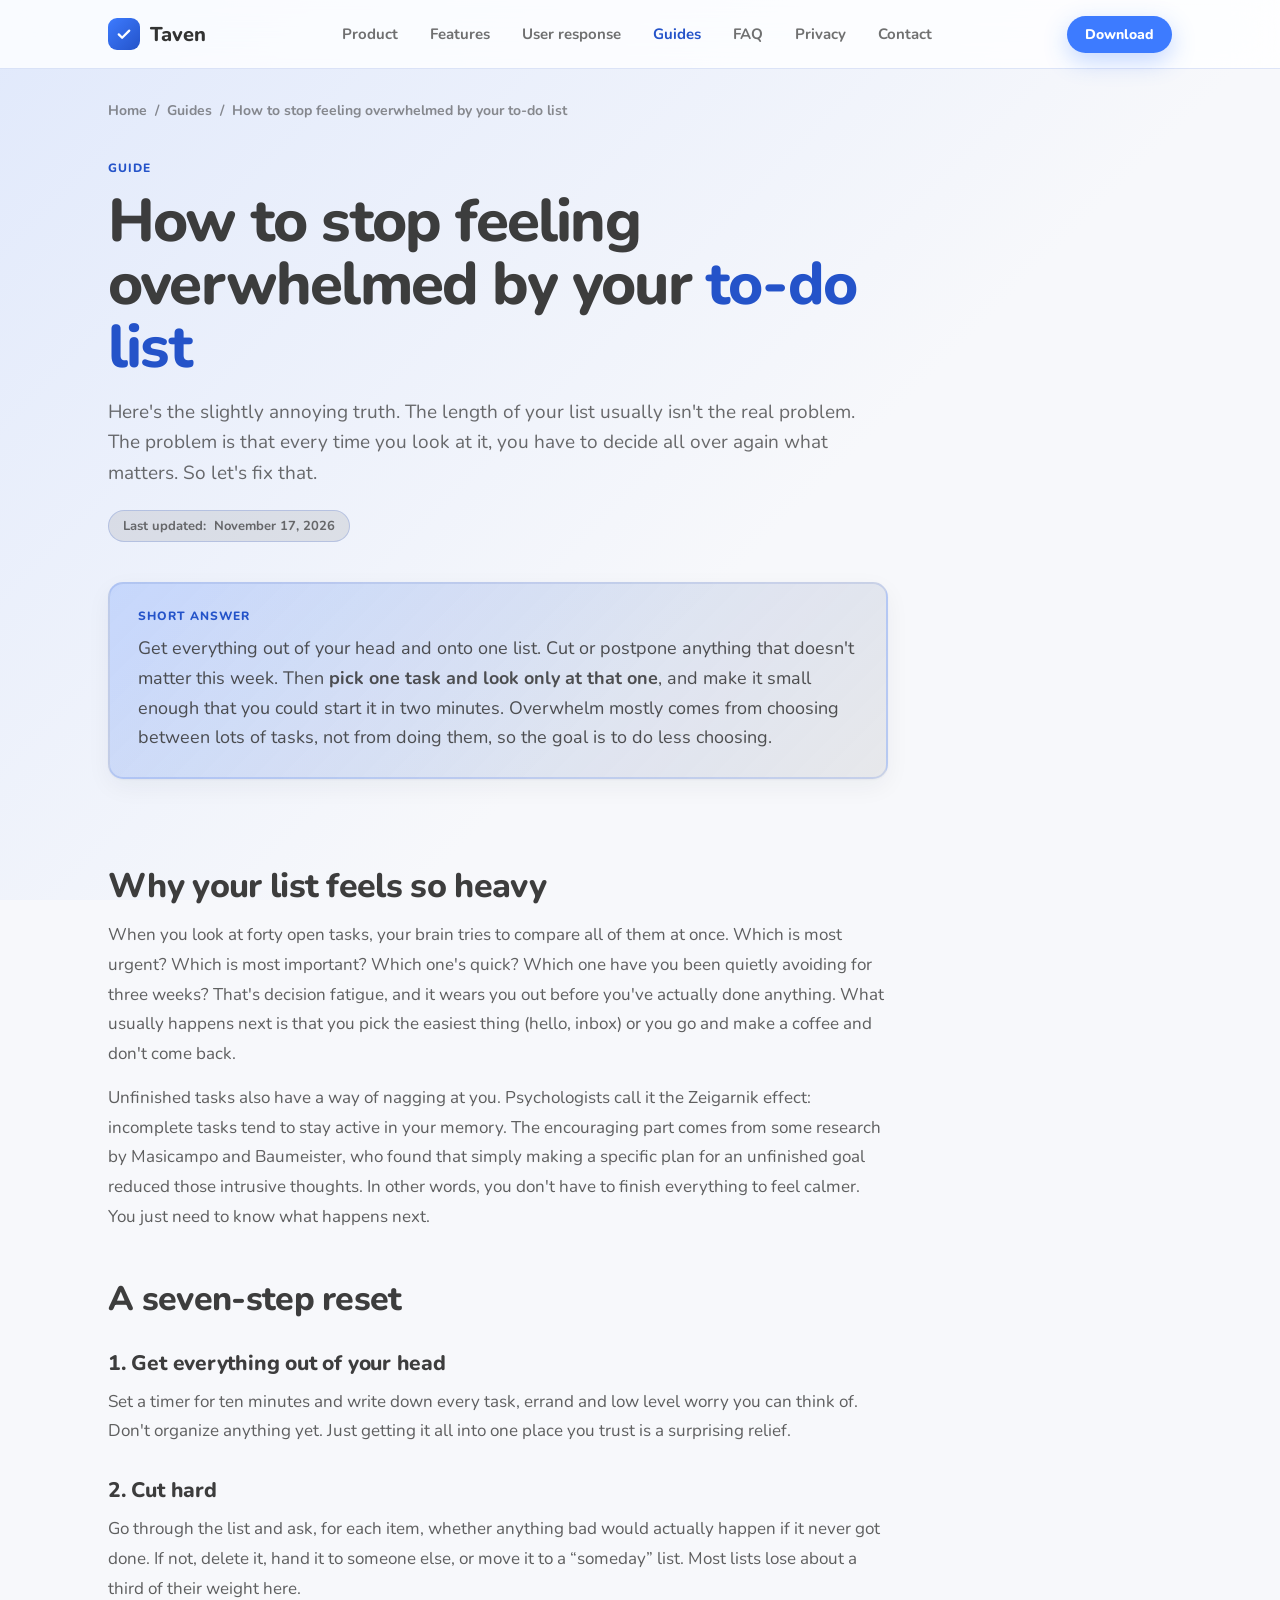
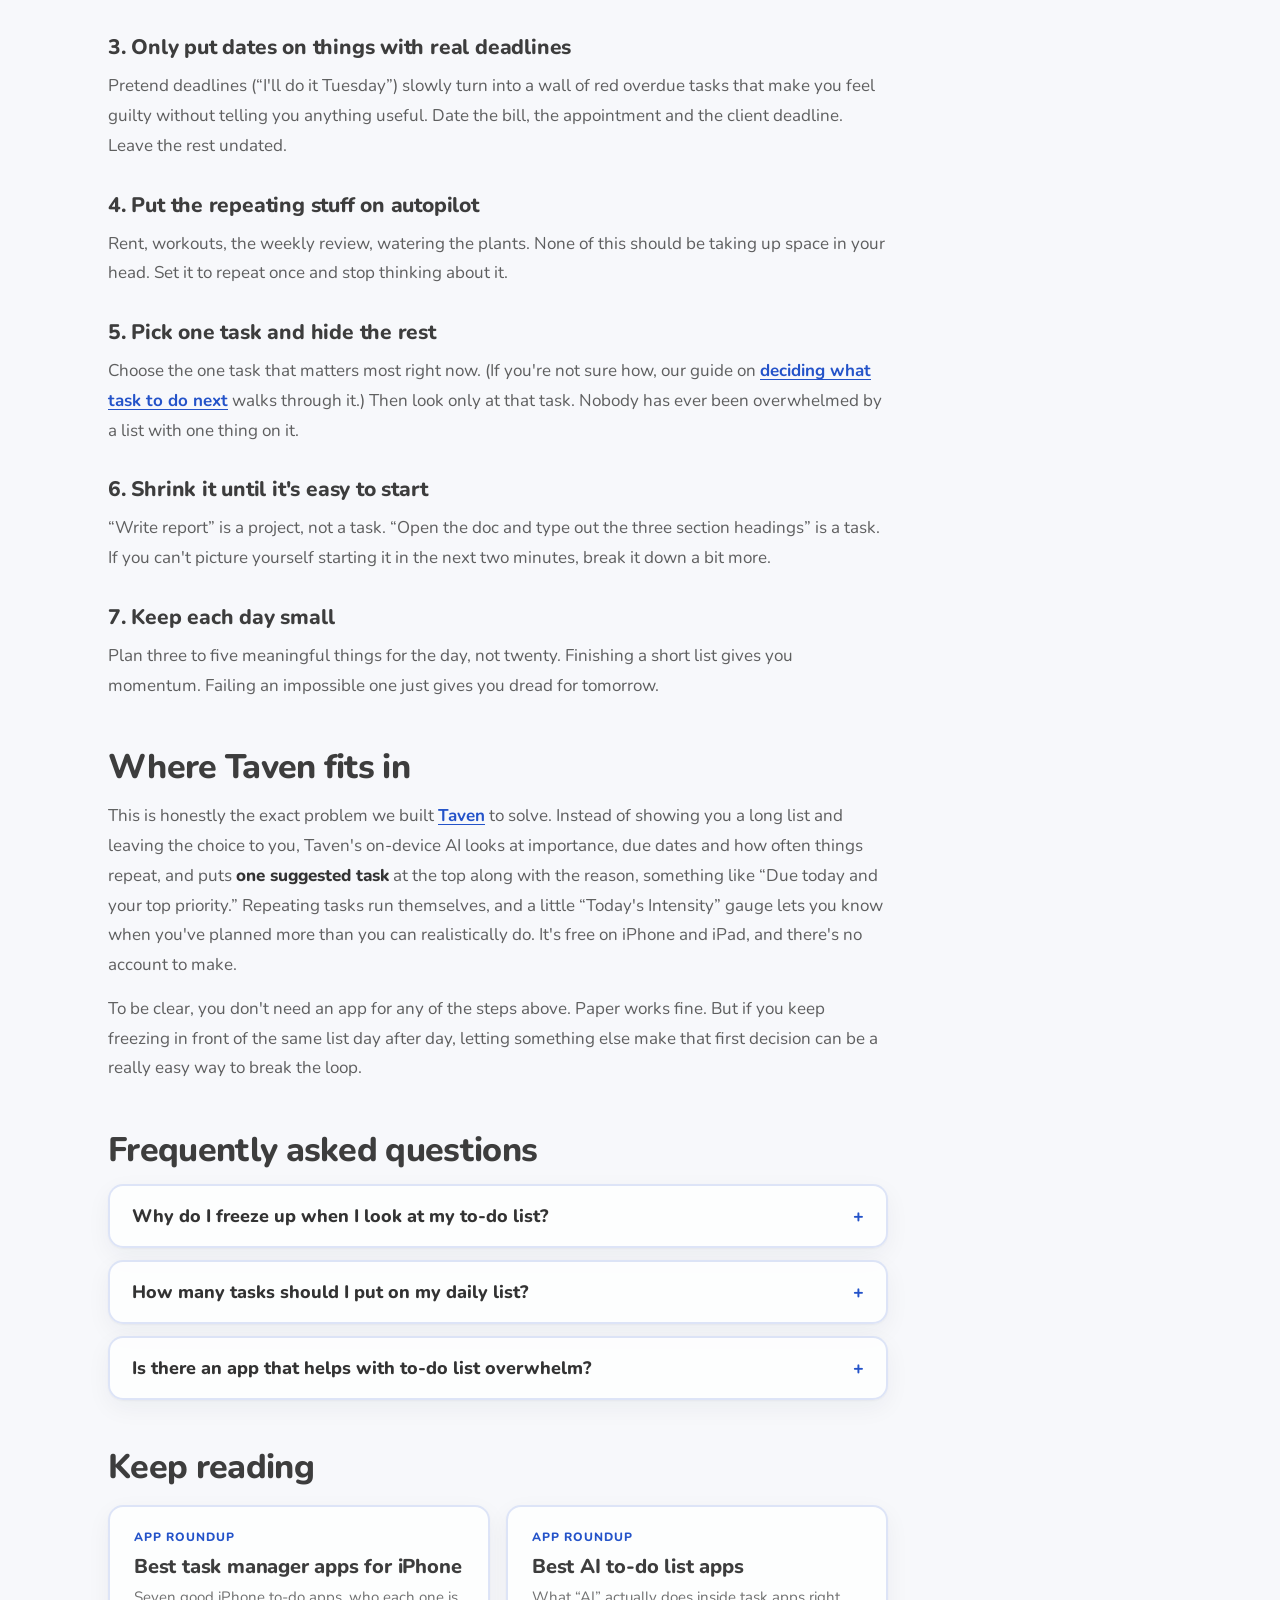
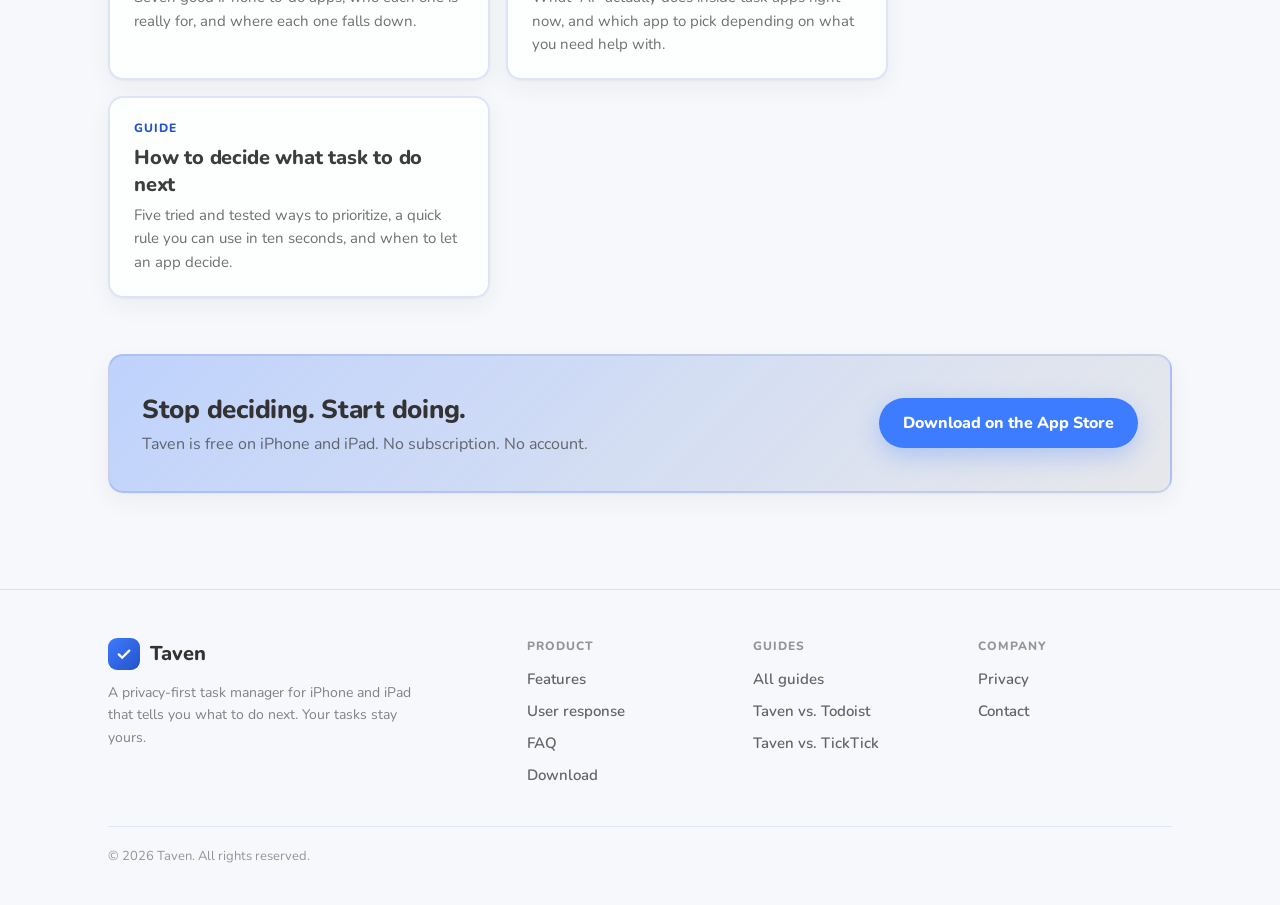
<file: guides/to-do-list-overwhelm.html>
<!DOCTYPE html>
<html lang="en">
<head>
  <meta charset="UTF-8" />
  <meta name="viewport" content="width=device-width, initial-scale=1.0" />
  <meta name="color-scheme" content="light" />
  <title>How to Stop Feeling Overwhelmed by Your To-Do List (7 Steps) | Taven</title>
  <meta name="description" content="Why a long to-do list leads to overwhelm and procrastination, and a practical seven-step reset: get it all out of your head, cut hard, pick one task, make it tiny, and keep your list manageable." />
  <meta name="robots" content="index, follow, max-snippet:-1" />
  <link rel="canonical" href="https://tavenproductivity.com/guides/to-do-list-overwhelm.html" />
  <meta property="og:type" content="article" />
  <meta property="og:site_name" content="Taven" />
  <meta property="og:title" content="How to Stop Feeling Overwhelmed by Your To-Do List (7 Steps) | Taven" />
  <meta property="og:description" content="Why a long to-do list leads to overwhelm and procrastination, and a practical seven-step reset: get it all out of your head, cut hard, pick one task, make it tiny, and keep your list manageable." />
  <meta property="og:url" content="https://tavenproductivity.com/guides/to-do-list-overwhelm.html" />
  <meta name="twitter:card" content="summary" />
  <meta name="apple-itunes-app" content="app-id=6761032737" />
  <link rel="preconnect" href="https://fonts.googleapis.com" />
  <link rel="preconnect" href="https://fonts.gstatic.com" crossorigin />
  <link href="https://fonts.googleapis.com/css2?family=Nunito:wght@400;500;600;700;800&display=swap" rel="stylesheet" />
  <link rel="stylesheet" href="/assets/site.css" />
  <script type="application/ld+json">
{
  "@context": "https://schema.org",
  "@graph": [
    {
      "@type": "Article",
      "headline": "How to stop feeling overwhelmed by your to-do list",
      "description": "Why a long to-do list leads to overwhelm and procrastination, and a practical seven-step reset: get it all out of your head, cut hard, pick one task, make it tiny, and keep your list manageable.",
      "datePublished": "2026-11-17",
      "dateModified": "2026-11-17",
      "author": {
        "@type": "Organization",
        "name": "Taven",
        "url": "https://tavenproductivity.com/"
      },
      "publisher": {
        "@type": "Organization",
        "name": "Taven",
        "url": "https://tavenproductivity.com/"
      },
      "mainEntityOfPage": "https://tavenproductivity.com/guides/to-do-list-overwhelm.html"
    },
    {
      "@type": "BreadcrumbList",
      "itemListElement": [
        {
          "@type": "ListItem",
          "position": 1,
          "name": "Home",
          "item": "https://tavenproductivity.com/"
        },
        {
          "@type": "ListItem",
          "position": 2,
          "name": "Guides",
          "item": "https://tavenproductivity.com/guides/"
        },
        {
          "@type": "ListItem",
          "position": 3,
          "name": "How to stop feeling overwhelmed by your to-do list",
          "item": "https://tavenproductivity.com/guides/to-do-list-overwhelm.html"
        }
      ]
    },
    {
      "@type": "FAQPage",
      "mainEntity": [
        {
          "@type": "Question",
          "name": "Why do I freeze up when I look at my to-do list?",
          "acceptedAnswer": {
            "@type": "Answer",
            "text": "Most of the time it's decision fatigue. A long list makes you compare every task against every other task each time you look at it. Shrinking the list and committing to one next task takes most of that weight away."
          }
        },
        {
          "@type": "Question",
          "name": "How many tasks should I put on my daily list?",
          "acceptedAnswer": {
            "@type": "Answer",
            "text": "Most people do best with three to five meaningful tasks a day, plus a few small routine ones. The 1-3-5 method (one big thing, three medium, five small) is a nice template if you want one."
          }
        },
        {
          "@type": "Question",
          "name": "Is there an app that helps with to-do list overwhelm?",
          "acceptedAnswer": {
            "@type": "Answer",
            "text": "Taven for iPhone and iPad was made for it. It suggests the one task to do next and tells you why, so you don't have to sort through the whole list yourself. Goblin Tools is also great for breaking big tasks into small steps."
          }
        }
      ]
    }
  ]
}
  </script>
</head>
<body>

<header class="navbar">
  <div class="container">
    <a href="/" class="brand" aria-label="Taven home">
      <span class="brand-mark"><svg viewBox="0 0 24 24" fill="none" stroke="currentColor" stroke-width="3" stroke-linecap="round" stroke-linejoin="round" aria-hidden="true"><path d="M5 12.5l4.5 4.5L19 7.5"/></svg></span>
      Taven
    </a>
    <nav aria-label="Main">
      <ul class="nav-links">
        <li><a href="/">Product</a></li>
        <li><a href="/features.html">Features</a></li>
        <li><a href="/user-response.html">User response</a></li>
        <li><a href="/guides/" aria-current="page">Guides</a></li>
        <li><a href="/faq.html">FAQ</a></li>
        <li><a href="/privacy.html">Privacy</a></li>
        <li><a href="mailto:tavenproductivity@gmail.com">Contact</a></li>
      </ul>
    </nav>
    <div class="nav-right">
      <a href="https://apps.apple.com/app/id6761032737" class="btn btn-primary btn-sm">Download</a>
      <details class="menu"><summary aria-label="Menu"><svg viewBox="0 0 24 24" fill="none" stroke="currentColor" stroke-width="2.4" stroke-linecap="round" aria-hidden="true"><path d="M4 7h16M4 12h16M4 17h16"/></svg></summary><ul><li><a href="/">Product</a></li><li><a href="/features.html">Features</a></li><li><a href="/user-response.html">User response</a></li><li><a href="/guides/">Guides</a></li><li><a href="/faq.html">FAQ</a></li><li><a href="/privacy.html">Privacy</a></li><li><a href="mailto:tavenproductivity@gmail.com">Contact</a></li></ul></details>
    </div>
  </div>
</header>

<main class="container">
  <nav class="crumbs" aria-label="Breadcrumb"><a href="/">Home</a><span>/</span><a href="/guides/">Guides</a><span>/</span>How to stop feeling overwhelmed by your to-do list</nav>

  <section class="page-head">
    <div class="label">Guide</div>
    <h1 class="h1">How to stop feeling overwhelmed by your <span>to-do list</span></h1>
    <p class="lede">Here's the slightly annoying truth. The length of your list usually isn't the real problem. The problem is that every time you look at it, you have to decide all over again what matters. So let's fix that.</p>
    <div class="updated">Last updated: <time datetime="2026-11-17">November 17, 2026</time></div>
  </section>

  <section class="answer frost" aria-label="Short answer">
    <h2>Short answer</h2>
    <p>Get everything out of your head and onto one list. Cut or postpone anything that doesn't matter this week. Then <strong>pick one task and look only at that one</strong>, and make it small enough that you could start it in two minutes. Overwhelm mostly comes from choosing between lots of tasks, not from doing them, so the goal is to do less choosing.</p>
  </section>

  <article class="article">
    <h2>Why your list feels so heavy</h2>
    <p>When you look at forty open tasks, your brain tries to compare all of them at once. Which is most urgent? Which is most important? Which one's quick? Which one have you been quietly avoiding for three weeks? That's decision fatigue, and it wears you out before you've actually done anything. What usually happens next is that you pick the easiest thing (hello, inbox) or you go and make a coffee and don't come back.</p>
    <p>Unfinished tasks also have a way of nagging at you. Psychologists call it the Zeigarnik effect: incomplete tasks tend to stay active in your memory. The encouraging part comes from some research by Masicampo and Baumeister, who found that simply making a specific plan for an unfinished goal reduced those intrusive thoughts. In other words, you don't have to finish everything to feel calmer. You just need to know what happens next.</p>

    <h2>A seven-step reset</h2>
    <h3>1. Get everything out of your head</h3>
    <p>Set a timer for ten minutes and write down every task, errand and low level worry you can think of. Don't organize anything yet. Just getting it all into one place you trust is a surprising relief.</p>
    <h3>2. Cut hard</h3>
    <p>Go through the list and ask, for each item, whether anything bad would actually happen if it never got done. If not, delete it, hand it to someone else, or move it to a “someday” list. Most lists lose about a third of their weight here.</p>
    <h3>3. Only put dates on things with real deadlines</h3>
    <p>Pretend deadlines (“I'll do it Tuesday”) slowly turn into a wall of red overdue tasks that make you feel guilty without telling you anything useful. Date the bill, the appointment and the client deadline. Leave the rest undated.</p>
    <h3>4. Put the repeating stuff on autopilot</h3>
    <p>Rent, workouts, the weekly review, watering the plants. None of this should be taking up space in your head. Set it to repeat once and stop thinking about it.</p>
    <h3>5. Pick one task and hide the rest</h3>
    <p>Choose the one task that matters most right now. (If you're not sure how, our guide on <a href="/guides/what-task-to-do-next.html">deciding what task to do next</a> walks through it.) Then look only at that task. Nobody has ever been overwhelmed by a list with one thing on it.</p>
    <h3>6. Shrink it until it's easy to start</h3>
    <p>“Write report” is a project, not a task. “Open the doc and type out the three section headings” is a task. If you can't picture yourself starting it in the next two minutes, break it down a bit more.</p>
    <h3>7. Keep each day small</h3>
    <p>Plan three to five meaningful things for the day, not twenty. Finishing a short list gives you momentum. Failing an impossible one just gives you dread for tomorrow.</p>

    <h2>Where Taven fits in</h2>
    <p>This is honestly the exact problem we built <a href="/">Taven</a> to solve. Instead of showing you a long list and leaving the choice to you, Taven's on-device AI looks at importance, due dates and how often things repeat, and puts <strong>one suggested task</strong> at the top along with the reason, something like “Due today and your top priority.” Repeating tasks run themselves, and a little “Today's Intensity” gauge lets you know when you've planned more than you can realistically do. It's free on iPhone and iPad, and there's no account to make.</p>
    <p>To be clear, you don't need an app for any of the steps above. Paper works fine. But if you keep freezing in front of the same list day after day, letting something else make that first decision can be a really easy way to break the loop.</p>

    <h2 id="faq">Frequently asked questions</h2>
    <div class="faq">
    <details class="frost"><summary>Why do I freeze up when I look at my to-do list?</summary><p>Most of the time it's decision fatigue. A long list makes you compare every task against every other task each time you look at it. Shrinking the list and committing to one next task takes most of that weight away.</p></details>
    <details class="frost"><summary>How many tasks should I put on my daily list?</summary><p>Most people do best with three to five meaningful tasks a day, plus a few small routine ones. The 1-3-5 method (one big thing, three medium, five small) is a nice template if you want one.</p></details>
    <details class="frost"><summary>Is there an app that helps with to-do list overwhelm?</summary><p>Taven for iPhone and iPad was made for it. It suggests the one task to do next and tells you why, so you don't have to sort through the whole list yourself. Goblin Tools is also great for breaking big tasks into small steps.</p></details>
    </div>

    <h2>Keep reading</h2>
    <div class="grid">
      <a class="tile frost" href="/guides/best-task-manager-apps-iphone.html"><div class="k">App roundup</div><h3>Best task manager apps for iPhone</h3><p>Seven good iPhone to-do apps, who each one is really for, and where each one falls down.</p></a>
      <a class="tile frost" href="/guides/best-ai-to-do-list-apps.html"><div class="k">App roundup</div><h3>Best AI to-do list apps</h3><p>What “AI” actually does inside task apps right now, and which app to pick depending on what you need help with.</p></a>
      <a class="tile frost" href="/guides/what-task-to-do-next.html"><div class="k">Guide</div><h3>How to decide what task to do next</h3><p>Five tried and tested ways to prioritize, a quick rule you can use in ten seconds, and when to let an app decide.</p></a>
    </div>
  </article>

  <section class="cta frost">
    <div>
      <h2>Stop deciding. Start doing.</h2>
      <p>Taven is free on iPhone and iPad. No subscription. No account.</p>
    </div>
    <a class="btn btn-primary" href="https://apps.apple.com/app/id6761032737">Download on the App Store</a>
  </section>
</main>

<footer class="footer">
  <div class="container">
    <div class="footer-grid">
      <div>
        <a href="/" class="brand">
          <span class="brand-mark"><svg viewBox="0 0 24 24" fill="none" stroke="currentColor" stroke-width="3" stroke-linecap="round" stroke-linejoin="round" aria-hidden="true"><path d="M5 12.5l4.5 4.5L19 7.5"/></svg></span>
          Taven
        </a>
        <p>A privacy-first task manager for iPhone and iPad that tells you what to do next. Your tasks stay yours.</p>
      </div>
      <div>
        <h4>Product</h4>
        <ul>
          <li><a href="/features.html">Features</a></li>
          <li><a href="/user-response.html">User response</a></li>
          <li><a href="/faq.html">FAQ</a></li>
          <li><a href="https://apps.apple.com/app/id6761032737">Download</a></li>
        </ul>
      </div>
      <div>
        <h4>Guides</h4>
        <ul>
          <li><a href="/guides/">All guides</a></li>
          <li><a href="/compare/taven-vs-todoist.html">Taven vs. Todoist</a></li>
          <li><a href="/compare/taven-vs-ticktick.html">Taven vs. TickTick</a></li>
        </ul>
      </div>
      <div>
        <h4>Company</h4>
        <ul>
          <li><a href="/privacy.html">Privacy</a></li>
          <li><a href="mailto:tavenproductivity@gmail.com">Contact</a></li>
        </ul>
      </div>
    </div>
    <div class="copyright">© <span id="year">2026</span> Taven. All rights reserved.</div>
  </div>
</footer>
<script>document.getElementById('year').textContent = new Date().getFullYear();</script>
</body>
</html>
</file>
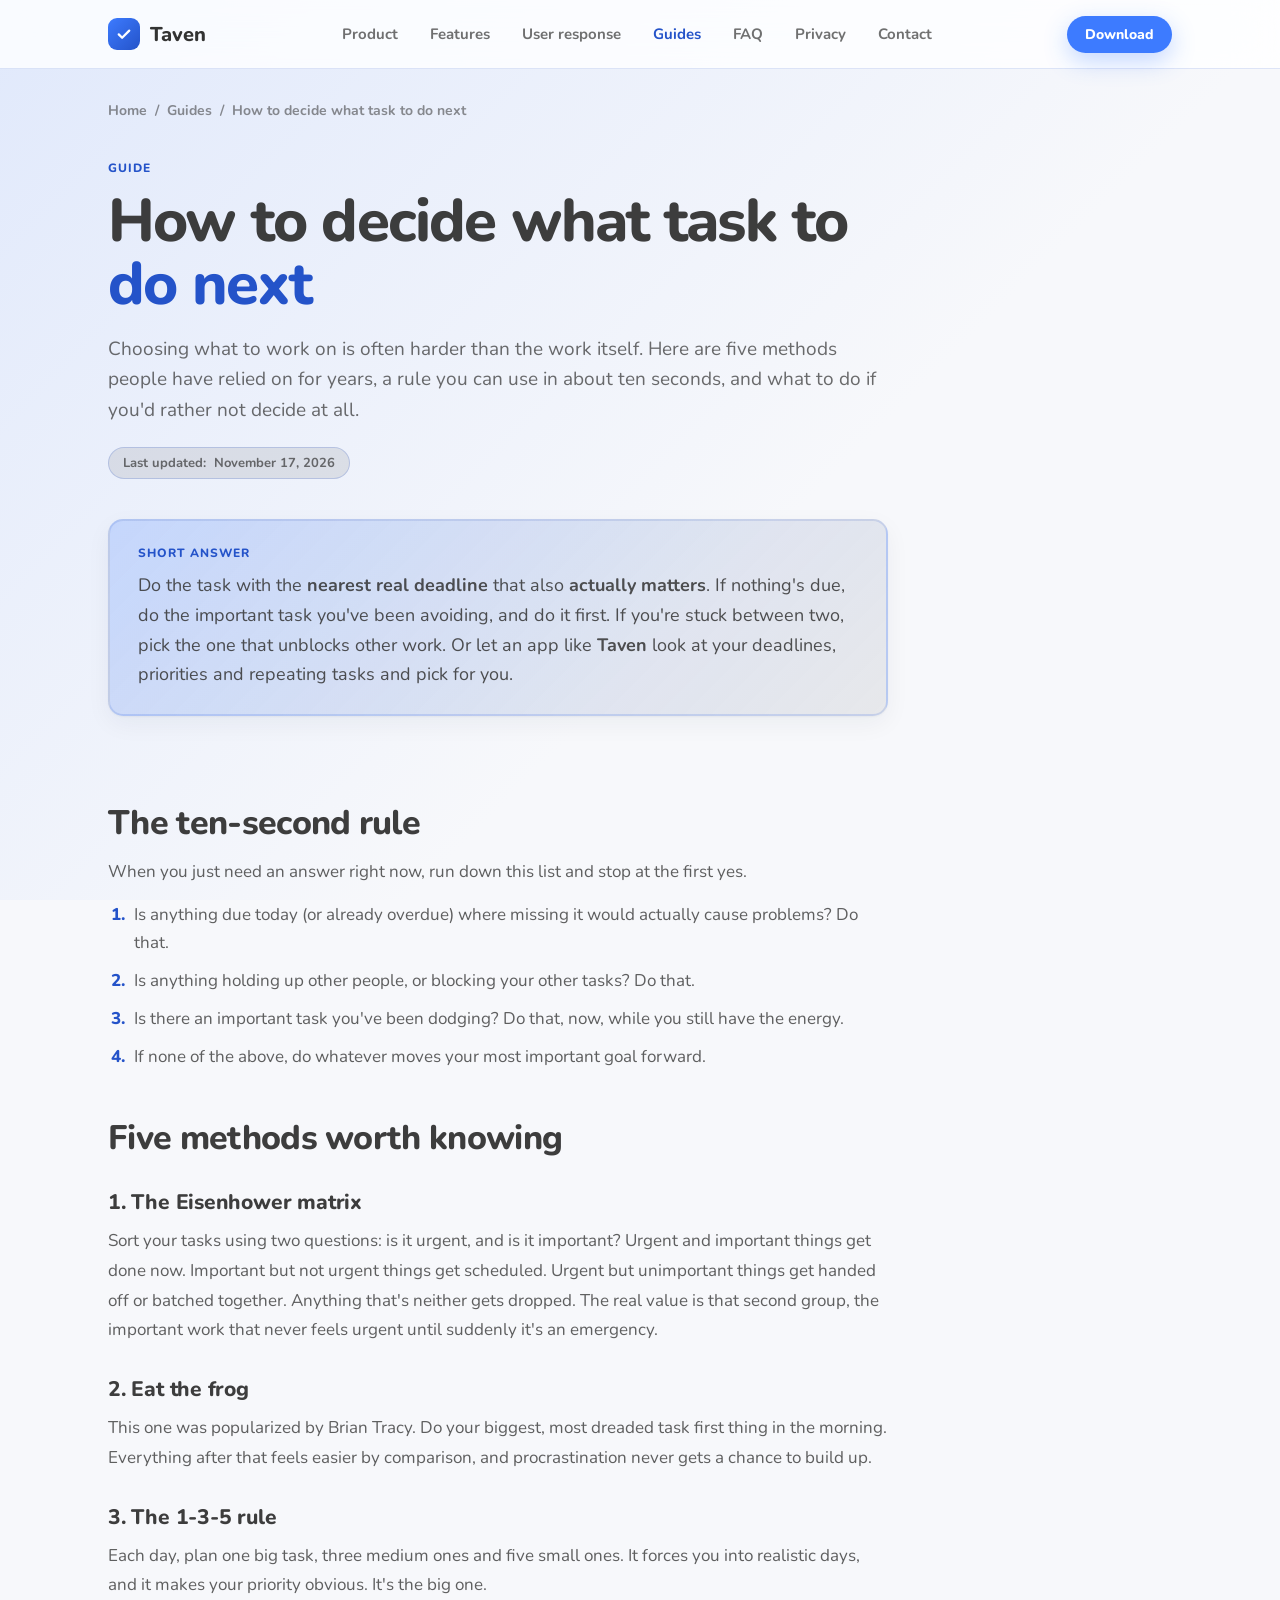
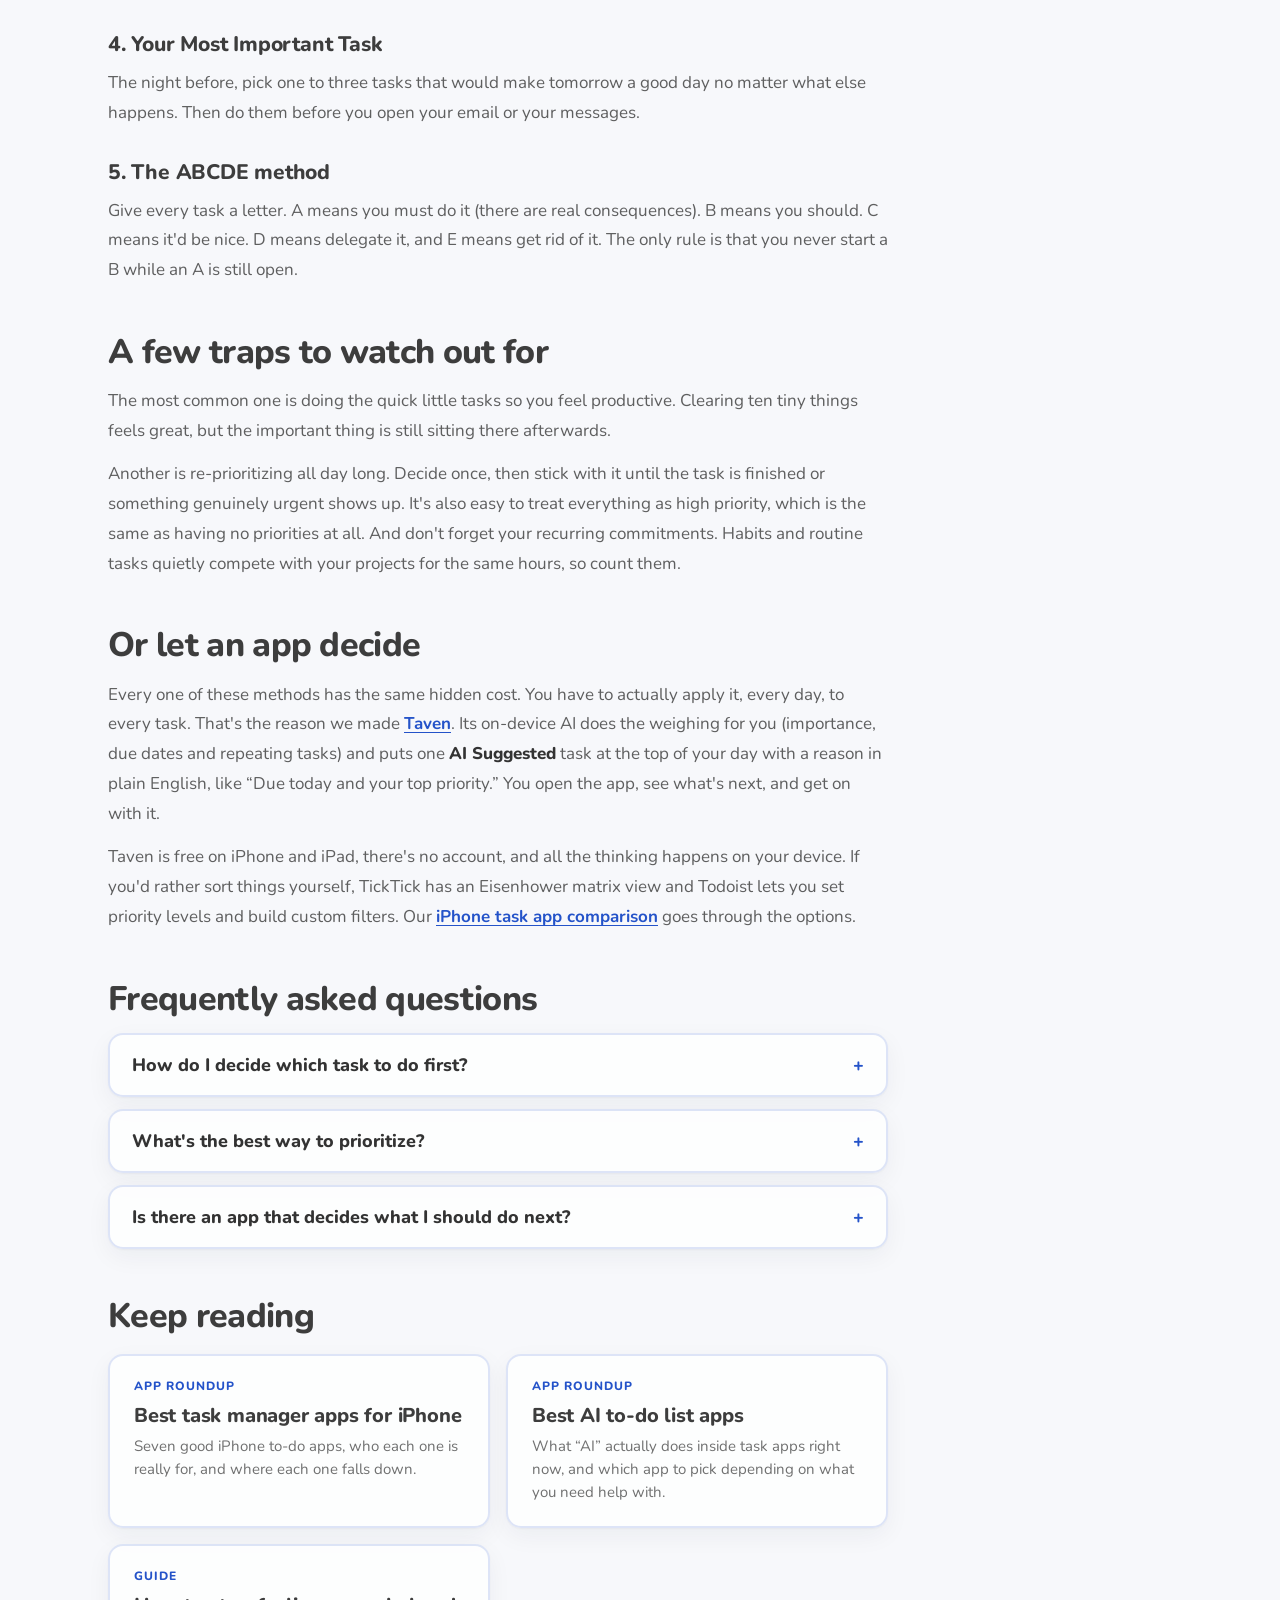
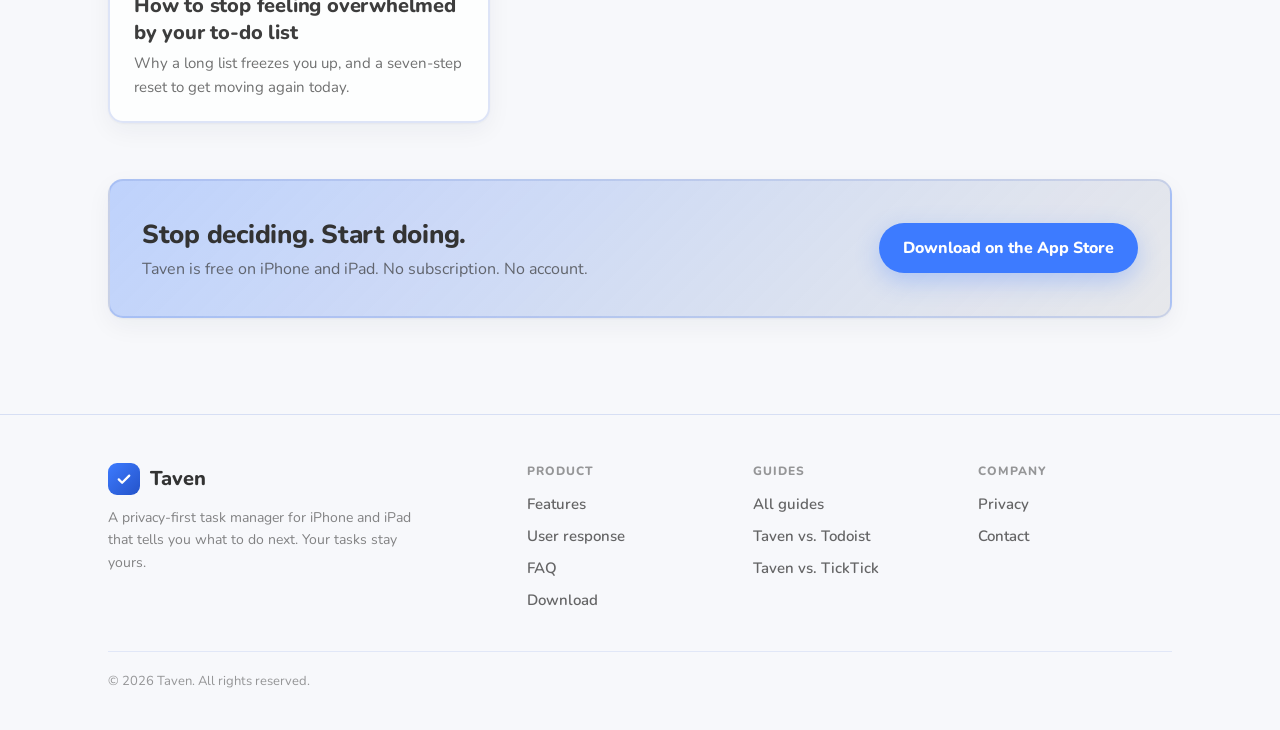
<file: guides/what-task-to-do-next.html>
<!DOCTYPE html>
<html lang="en">
<head>
  <meta charset="UTF-8" />
  <meta name="viewport" content="width=device-width, initial-scale=1.0" />
  <meta name="color-scheme" content="light" />
  <title>How to Decide What Task to Do Next: 5 Simple Methods | Taven</title>
  <meta name="description" content="Five proven ways to decide what task to do next (the Eisenhower matrix, eat the frog, 1-3-5, MIT and ABCDE), plus a quick deadline and importance rule, and when it makes sense to let an app choose for you." />
  <meta name="robots" content="index, follow, max-snippet:-1" />
  <link rel="canonical" href="https://tavenproductivity.com/guides/what-task-to-do-next.html" />
  <meta property="og:type" content="article" />
  <meta property="og:site_name" content="Taven" />
  <meta property="og:title" content="How to Decide What Task to Do Next: 5 Simple Methods | Taven" />
  <meta property="og:description" content="Five proven ways to decide what task to do next (the Eisenhower matrix, eat the frog, 1-3-5, MIT and ABCDE), plus a quick deadline and importance rule, and when it makes sense to let an app choose for you." />
  <meta property="og:url" content="https://tavenproductivity.com/guides/what-task-to-do-next.html" />
  <meta name="twitter:card" content="summary" />
  <meta name="apple-itunes-app" content="app-id=6761032737" />
  <link rel="preconnect" href="https://fonts.googleapis.com" />
  <link rel="preconnect" href="https://fonts.gstatic.com" crossorigin />
  <link href="https://fonts.googleapis.com/css2?family=Nunito:wght@400;500;600;700;800&display=swap" rel="stylesheet" />
  <link rel="stylesheet" href="/assets/site.css" />
  <script type="application/ld+json">
{
  "@context": "https://schema.org",
  "@graph": [
    {
      "@type": "Article",
      "headline": "How to decide what task to do next",
      "description": "Five proven ways to decide what task to do next (the Eisenhower matrix, eat the frog, 1-3-5, MIT and ABCDE), plus a quick deadline and importance rule, and when it makes sense to let an app choose for you.",
      "datePublished": "2026-11-17",
      "dateModified": "2026-11-17",
      "author": {
        "@type": "Organization",
        "name": "Taven",
        "url": "https://tavenproductivity.com/"
      },
      "publisher": {
        "@type": "Organization",
        "name": "Taven",
        "url": "https://tavenproductivity.com/"
      },
      "mainEntityOfPage": "https://tavenproductivity.com/guides/what-task-to-do-next.html"
    },
    {
      "@type": "BreadcrumbList",
      "itemListElement": [
        {
          "@type": "ListItem",
          "position": 1,
          "name": "Home",
          "item": "https://tavenproductivity.com/"
        },
        {
          "@type": "ListItem",
          "position": 2,
          "name": "Guides",
          "item": "https://tavenproductivity.com/guides/"
        },
        {
          "@type": "ListItem",
          "position": 3,
          "name": "How to decide what task to do next",
          "item": "https://tavenproductivity.com/guides/what-task-to-do-next.html"
        }
      ]
    },
    {
      "@type": "FAQPage",
      "mainEntity": [
        {
          "@type": "Question",
          "name": "How do I decide which task to do first?",
          "acceptedAnswer": {
            "@type": "Answer",
            "text": "Start with anything due today that has real consequences, then anything that's holding other people up, then the important task you've been avoiding. If none of those apply, work on whatever moves your biggest goal forward."
          }
        },
        {
          "@type": "Question",
          "name": "What's the best way to prioritize?",
          "acceptedAnswer": {
            "@type": "Answer",
            "text": "The Eisenhower matrix is the most popular, and it's great for sorting a long list. Eat the frog and the Most Important Task method are better for staying focused day to day. Plenty of people mix and match."
          }
        },
        {
          "@type": "Question",
          "name": "Is there an app that decides what I should do next?",
          "acceptedAnswer": {
            "@type": "Answer",
            "text": "Yes. Taven for iPhone and iPad uses on-device AI to rank your tasks by importance, due date and how often they repeat, then highlights the one task you should do next and tells you why."
          }
        }
      ]
    }
  ]
}
  </script>
</head>
<body>

<header class="navbar">
  <div class="container">
    <a href="/" class="brand" aria-label="Taven home">
      <span class="brand-mark"><svg viewBox="0 0 24 24" fill="none" stroke="currentColor" stroke-width="3" stroke-linecap="round" stroke-linejoin="round" aria-hidden="true"><path d="M5 12.5l4.5 4.5L19 7.5"/></svg></span>
      Taven
    </a>
    <nav aria-label="Main">
      <ul class="nav-links">
        <li><a href="/">Product</a></li>
        <li><a href="/features.html">Features</a></li>
        <li><a href="/user-response.html">User response</a></li>
        <li><a href="/guides/" aria-current="page">Guides</a></li>
        <li><a href="/faq.html">FAQ</a></li>
        <li><a href="/privacy.html">Privacy</a></li>
        <li><a href="mailto:tavenproductivity@gmail.com">Contact</a></li>
      </ul>
    </nav>
    <div class="nav-right">
      <a href="https://apps.apple.com/app/id6761032737" class="btn btn-primary btn-sm">Download</a>
      <details class="menu"><summary aria-label="Menu"><svg viewBox="0 0 24 24" fill="none" stroke="currentColor" stroke-width="2.4" stroke-linecap="round" aria-hidden="true"><path d="M4 7h16M4 12h16M4 17h16"/></svg></summary><ul><li><a href="/">Product</a></li><li><a href="/features.html">Features</a></li><li><a href="/user-response.html">User response</a></li><li><a href="/guides/">Guides</a></li><li><a href="/faq.html">FAQ</a></li><li><a href="/privacy.html">Privacy</a></li><li><a href="mailto:tavenproductivity@gmail.com">Contact</a></li></ul></details>
    </div>
  </div>
</header>

<main class="container">
  <nav class="crumbs" aria-label="Breadcrumb"><a href="/">Home</a><span>/</span><a href="/guides/">Guides</a><span>/</span>How to decide what task to do next</nav>

  <section class="page-head">
    <div class="label">Guide</div>
    <h1 class="h1">How to decide what task to <span>do next</span></h1>
    <p class="lede">Choosing what to work on is often harder than the work itself. Here are five methods people have relied on for years, a rule you can use in about ten seconds, and what to do if you'd rather not decide at all.</p>
    <div class="updated">Last updated: <time datetime="2026-11-17">November 17, 2026</time></div>
  </section>

  <section class="answer frost" aria-label="Short answer">
    <h2>Short answer</h2>
    <p>Do the task with the <strong>nearest real deadline</strong> that also <strong>actually matters</strong>. If nothing's due, do the important task you've been avoiding, and do it first. If you're stuck between two, pick the one that unblocks other work. Or let an app like <strong>Taven</strong> look at your deadlines, priorities and repeating tasks and pick for you.</p>
  </section>

  <article class="article">
    <h2>The ten-second rule</h2>
    <p>When you just need an answer right now, run down this list and stop at the first yes.</p>
    <ol>
      <li>Is anything due today (or already overdue) where missing it would actually cause problems? Do that.</li>
      <li>Is anything holding up other people, or blocking your other tasks? Do that.</li>
      <li>Is there an important task you've been dodging? Do that, now, while you still have the energy.</li>
      <li>If none of the above, do whatever moves your most important goal forward.</li>
    </ol>

    <h2>Five methods worth knowing</h2>
    <h3>1. The Eisenhower matrix</h3>
    <p>Sort your tasks using two questions: is it urgent, and is it important? Urgent and important things get done now. Important but not urgent things get scheduled. Urgent but unimportant things get handed off or batched together. Anything that's neither gets dropped. The real value is that second group, the important work that never feels urgent until suddenly it's an emergency.</p>
    <h3>2. Eat the frog</h3>
    <p>This one was popularized by Brian Tracy. Do your biggest, most dreaded task first thing in the morning. Everything after that feels easier by comparison, and procrastination never gets a chance to build up.</p>
    <h3>3. The 1-3-5 rule</h3>
    <p>Each day, plan one big task, three medium ones and five small ones. It forces you into realistic days, and it makes your priority obvious. It's the big one.</p>
    <h3>4. Your Most Important Task</h3>
    <p>The night before, pick one to three tasks that would make tomorrow a good day no matter what else happens. Then do them before you open your email or your messages.</p>
    <h3>5. The ABCDE method</h3>
    <p>Give every task a letter. A means you must do it (there are real consequences). B means you should. C means it'd be nice. D means delegate it, and E means get rid of it. The only rule is that you never start a B while an A is still open.</p>

    <h2>A few traps to watch out for</h2>
    <p>The most common one is doing the quick little tasks so you feel productive. Clearing ten tiny things feels great, but the important thing is still sitting there afterwards.</p>
    <p>Another is re-prioritizing all day long. Decide once, then stick with it until the task is finished or something genuinely urgent shows up. It's also easy to treat everything as high priority, which is the same as having no priorities at all. And don't forget your recurring commitments. Habits and routine tasks quietly compete with your projects for the same hours, so count them.</p>

    <h2>Or let an app decide</h2>
    <p>Every one of these methods has the same hidden cost. You have to actually apply it, every day, to every task. That's the reason we made <a href="/">Taven</a>. Its on-device AI does the weighing for you (importance, due dates and repeating tasks) and puts one <strong>AI Suggested</strong> task at the top of your day with a reason in plain English, like “Due today and your top priority.” You open the app, see what's next, and get on with it.</p>
    <p>Taven is free on iPhone and iPad, there's no account, and all the thinking happens on your device. If you'd rather sort things yourself, TickTick has an Eisenhower matrix view and Todoist lets you set priority levels and build custom filters. Our <a href="/guides/best-task-manager-apps-iphone.html">iPhone task app comparison</a> goes through the options.</p>

    <h2 id="faq">Frequently asked questions</h2>
    <div class="faq">
    <details class="frost"><summary>How do I decide which task to do first?</summary><p>Start with anything due today that has real consequences, then anything that's holding other people up, then the important task you've been avoiding. If none of those apply, work on whatever moves your biggest goal forward.</p></details>
    <details class="frost"><summary>What&#x27;s the best way to prioritize?</summary><p>The Eisenhower matrix is the most popular, and it's great for sorting a long list. Eat the frog and the Most Important Task method are better for staying focused day to day. Plenty of people mix and match.</p></details>
    <details class="frost"><summary>Is there an app that decides what I should do next?</summary><p>Yes. Taven for iPhone and iPad uses on-device AI to rank your tasks by importance, due date and how often they repeat, then highlights the one task you should do next and tells you why.</p></details>
    </div>

    <h2>Keep reading</h2>
    <div class="grid">
      <a class="tile frost" href="/guides/best-task-manager-apps-iphone.html"><div class="k">App roundup</div><h3>Best task manager apps for iPhone</h3><p>Seven good iPhone to-do apps, who each one is really for, and where each one falls down.</p></a>
      <a class="tile frost" href="/guides/best-ai-to-do-list-apps.html"><div class="k">App roundup</div><h3>Best AI to-do list apps</h3><p>What “AI” actually does inside task apps right now, and which app to pick depending on what you need help with.</p></a>
      <a class="tile frost" href="/guides/to-do-list-overwhelm.html"><div class="k">Guide</div><h3>How to stop feeling overwhelmed by your to-do list</h3><p>Why a long list freezes you up, and a seven-step reset to get moving again today.</p></a>
    </div>
  </article>

  <section class="cta frost">
    <div>
      <h2>Stop deciding. Start doing.</h2>
      <p>Taven is free on iPhone and iPad. No subscription. No account.</p>
    </div>
    <a class="btn btn-primary" href="https://apps.apple.com/app/id6761032737">Download on the App Store</a>
  </section>
</main>

<footer class="footer">
  <div class="container">
    <div class="footer-grid">
      <div>
        <a href="/" class="brand">
          <span class="brand-mark"><svg viewBox="0 0 24 24" fill="none" stroke="currentColor" stroke-width="3" stroke-linecap="round" stroke-linejoin="round" aria-hidden="true"><path d="M5 12.5l4.5 4.5L19 7.5"/></svg></span>
          Taven
        </a>
        <p>A privacy-first task manager for iPhone and iPad that tells you what to do next. Your tasks stay yours.</p>
      </div>
      <div>
        <h4>Product</h4>
        <ul>
          <li><a href="/features.html">Features</a></li>
          <li><a href="/user-response.html">User response</a></li>
          <li><a href="/faq.html">FAQ</a></li>
          <li><a href="https://apps.apple.com/app/id6761032737">Download</a></li>
        </ul>
      </div>
      <div>
        <h4>Guides</h4>
        <ul>
          <li><a href="/guides/">All guides</a></li>
          <li><a href="/compare/taven-vs-todoist.html">Taven vs. Todoist</a></li>
          <li><a href="/compare/taven-vs-ticktick.html">Taven vs. TickTick</a></li>
        </ul>
      </div>
      <div>
        <h4>Company</h4>
        <ul>
          <li><a href="/privacy.html">Privacy</a></li>
          <li><a href="mailto:tavenproductivity@gmail.com">Contact</a></li>
        </ul>
      </div>
    </div>
    <div class="copyright">© <span id="year">2026</span> Taven. All rights reserved.</div>
  </div>
</footer>
<script>document.getElementById('year').textContent = new Date().getFullYear();</script>
</body>
</html>
</file>
<file: assets/site.css>
/* Shared styles for guide + comparison pages.
   Palette mirrors getColors() in Funcs.swift — keep in sync with index.html and privacy.html. */
:root {
  color-scheme: light;
  --acc: #3d7bff;            --acc-rgb: 61, 123, 255;
  --opp-acc: #2453c9;        --opp-acc-rgb: 36, 83, 201;
  --back: #f7f8fb;
  --opp-back: #333333;       --opp-back-rgb: 51, 51, 51;
  --nav-bg: rgba(255, 255, 255, 0.8);
  --font: ui-rounded, "SF Pro Rounded", "Nunito", -apple-system, BlinkMacSystemFont, system-ui, sans-serif;
  --r-card: 15px;
}

*, *::before, *::after { box-sizing: border-box; margin: 0; padding: 0; }
html { scroll-behavior: smooth; scroll-padding-top: 92px; }
body {
  font-family: var(--font);
  color: var(--opp-back);
  background-color: var(--back);
  background-image: linear-gradient(135deg, rgba(var(--acc-rgb), 0.12), var(--back) 60%);
  background-attachment: fixed;
  min-height: 100vh;
  overflow-x: hidden;
  -webkit-font-smoothing: antialiased;
}
a { color: inherit; }
.container { max-width: 1160px; margin: 0 auto; padding: 0 24px; }
@media (min-width: 900px) { .container { padding: 0 48px; } }

.frost {
  background: rgba(255, 255, 255, 0.78);
  box-shadow: 0 1px 2px rgba(20, 30, 60, 0.04), 0 8px 24px rgba(20, 30, 60, 0.05);
  border: 2px solid rgba(var(--opp-acc-rgb), 0.15);
  border-radius: var(--r-card);
}

/* NAVBAR */
.navbar {
  position: sticky; top: 0; z-index: 100;
  background: var(--nav-bg);
  backdrop-filter: blur(20px) saturate(1.5);
  -webkit-backdrop-filter: blur(20px) saturate(1.5);
  border-bottom: 1px solid rgba(var(--opp-acc-rgb), 0.15);
}
.navbar .container { height: 68px; display: flex; align-items: center; justify-content: space-between; gap: 24px; }
.brand { display: flex; align-items: center; gap: 10px; text-decoration: none; font-size: 20px; font-weight: 800; }
.brand-mark { width: 32px; height: 32px; border-radius: 9px; display: grid; place-items: center; background: linear-gradient(135deg, var(--acc), var(--opp-acc)); color: #fff; }
.brand-mark svg { width: 18px; height: 18px; }
.nav-links { display: flex; gap: 4px; list-style: none; }
.nav-links a { display: block; padding: 8px 14px; border-radius: 999px; text-decoration: none; font-size: 15px; font-weight: 700; color: rgba(var(--opp-back-rgb), 0.7); transition: background .2s, color .2s; }
.nav-links a:hover { background: rgba(var(--opp-back-rgb), 0.1); color: var(--opp-back); }
.nav-links a[aria-current="page"] { color: var(--opp-acc); }
.nav-links a { white-space: nowrap; }
    @media (max-width: 1120px) { .nav-links { gap: 0; } .nav-links a { padding: 8px 10px; font-size: 14px; } }
    @media (max-width: 900px) { .nav-links { display: none; } }

.btn { display: inline-flex; align-items: center; gap: 10px; padding: 14px 24px; border-radius: 999px; font-size: 16px; font-weight: 800; text-decoration: none; transition: transform .15s ease-out, filter .2s; }
.btn:active { transform: scale(0.97); }
.btn-sm { padding: 9px 18px; font-size: 14px; }
.btn-primary { background: var(--acc); color: #fff; box-shadow: 0 8px 24px rgba(var(--acc-rgb), 0.3); }
.btn-primary:hover { filter: brightness(1.07); transform: translateY(-1px); }

/* BREADCRUMB */
.crumbs { padding-top: 32px; font-size: 14px; font-weight: 700; color: rgba(var(--opp-back-rgb), .55); }
.crumbs a { text-decoration: none; }
.crumbs a:hover { color: var(--opp-acc); }
.crumbs span { margin: 0 8px; }

/* PAGE HEADER */
.page-head { padding: 40px 0 40px; max-width: 780px; }
.label { font-size: 12px; font-weight: 800; letter-spacing: .08em; text-transform: uppercase; color: var(--opp-acc); margin-bottom: 14px; }
.h1 { font-size: clamp(36px, 5.5vw, 60px); font-weight: 800; line-height: 1.05; letter-spacing: -0.03em; color: rgba(var(--opp-back-rgb), .95); margin-bottom: 18px; }
.h1 span { color: var(--opp-acc); }
.lede a.inline { color: var(--opp-acc); font-weight: 700; text-underline-offset: 3px; }
.lede { font-size: 19px; line-height: 1.6; color: rgba(var(--opp-back-rgb), .72); }
.updated {
  display: inline-flex; align-items: center; gap: 8px; margin-top: 22px; padding: 6px 14px; border-radius: 999px;
  font-size: 13px; font-weight: 700; color: rgba(var(--opp-back-rgb), .7);
  background: rgba(var(--opp-back-rgb), .1); border: 1px solid rgba(var(--opp-acc-rgb), .2);
}

/* SHORT ANSWER BOX */
.answer { padding: 24px 28px; max-width: 780px; background: linear-gradient(135deg, rgba(var(--acc-rgb), .22), rgba(var(--opp-back-rgb), .08)); }
.answer h2 { font-size: 12px; font-weight: 800; letter-spacing: .08em; text-transform: uppercase; color: var(--opp-acc); margin-bottom: 10px; }
.answer p { font-size: 18px; line-height: 1.65; color: rgba(var(--opp-back-rgb), .85); }

/* ARTICLE BODY */
.article { max-width: 780px; padding-top: 40px; }
.article h2 { font-size: clamp(26px, 3.4vw, 34px); font-weight: 800; letter-spacing: -0.02em; line-height: 1.15; margin: 48px 0 14px; color: rgba(var(--opp-back-rgb), .95); }
.article h3 { font-size: 21px; font-weight: 800; letter-spacing: -0.01em; margin: 30px 0 10px; color: rgba(var(--opp-back-rgb), .95); }
.article p { font-size: 17px; line-height: 1.75; color: rgba(var(--opp-back-rgb), .78); }
.article p + p { margin-top: 14px; }
.article strong { color: var(--opp-back); font-weight: 800; }
.article a { color: var(--opp-acc); font-weight: 700; text-underline-offset: 3px; }
.article ul, .article ol { margin: 14px 0; padding-left: 22px; display: grid; gap: 10px; }
.article li { font-size: 17px; line-height: 1.65; color: rgba(var(--opp-back-rgb), .78); padding-left: 4px; }
.article li::marker { color: var(--opp-acc); font-weight: 800; }

.card { padding: 24px 26px; margin: 18px 0; }
.card h3 { margin-top: 0; display: flex; flex-wrap: wrap; align-items: baseline; gap: 10px; }
.card .tag { font-size: 12px; font-weight: 800; letter-spacing: .06em; text-transform: uppercase; padding: 4px 10px; border-radius: 999px; color: var(--opp-acc); background: rgba(var(--acc-rgb), .15); border: 1px solid rgba(var(--acc-rgb), .3); }
.card dl { display: grid; grid-template-columns: 110px 1fr; gap: 8px 14px; margin-top: 14px; font-size: 16px; line-height: 1.55; }
.card dt { font-weight: 800; color: rgba(var(--opp-back-rgb), .6); }
.card dd { color: rgba(var(--opp-back-rgb), .8); }
@media (max-width: 560px) { .card dl { grid-template-columns: 1fr; gap: 2px; } .card dd { margin-bottom: 8px; } }

.note { margin: 18px 0; padding: 14px 16px; border-radius: 12px; font-size: 15px; line-height: 1.6; color: rgba(var(--opp-back-rgb), .75); background: rgba(var(--opp-back-rgb), .06); border: 1px solid rgba(var(--opp-acc-rgb), .15); }

/* TABLE */
.table-wrap { margin: 18px 0; overflow-x: auto; border-radius: 12px; border: 1px solid rgba(var(--opp-acc-rgb), .15); }
.data-table { width: 100%; min-width: 560px; border-collapse: collapse; font-size: 15px; }
.data-table th { text-align: left; padding: 12px 16px; font-size: 12px; font-weight: 800; letter-spacing: .08em; text-transform: uppercase; color: rgba(var(--opp-back-rgb), .55); background: rgba(var(--opp-back-rgb), .06); }
.data-table td { padding: 13px 16px; line-height: 1.5; vertical-align: top; color: rgba(var(--opp-back-rgb), .78); border-top: 1px solid rgba(var(--opp-acc-rgb), .12); }
.data-table td:first-child { font-weight: 700; color: var(--opp-back); }

/* VERDICT */
.verdict { display: grid; grid-template-columns: 1fr; gap: 16px; margin: 18px 0; }
@media (min-width: 720px) { .verdict { grid-template-columns: 1fr 1fr; } }
.verdict .card { margin: 0; }

/* FAQ */
.faq details { padding: 18px 22px; margin: 12px 0; }
.faq summary { cursor: pointer; font-size: 18px; font-weight: 800; list-style: none; }
.faq summary::-webkit-details-marker { display: none; }
.faq summary::after { content: "+"; float: right; color: var(--opp-acc); font-weight: 800; }
.faq details[open] summary::after { content: "–"; }
.faq details p { margin-top: 12px; }

/* GUIDE GRID (hub + related) */
.grid { display: grid; grid-template-columns: 1fr; gap: 16px; margin: 18px 0; }
@media (min-width: 720px) { .grid { grid-template-columns: 1fr 1fr; } }
.tile { display: block; padding: 22px 24px; text-decoration: none; transition: transform .15s, border-color .2s; }
.tile:hover { transform: translateY(-2px); border-color: rgba(var(--opp-acc-rgb), .4); }
.tile .k { font-size: 12px; font-weight: 800; letter-spacing: .08em; text-transform: uppercase; color: var(--opp-acc); }
.tile h3 { font-size: 20px; font-weight: 800; margin: 8px 0 6px; color: rgba(var(--opp-back-rgb), .95); }
.tile p { font-size: 15px; line-height: 1.55; color: rgba(var(--opp-back-rgb), .7); }
.article .tile { color: inherit; font-weight: inherit; }
.article .tile h3 { margin-top: 8px; }
.article .tile p { font-size: 15px; }

/* CTA */
.cta { margin-top: 56px; padding: 36px 32px; display: flex; flex-wrap: wrap; align-items: center; justify-content: space-between; gap: 20px; background: linear-gradient(135deg, rgba(var(--acc-rgb), .3), rgba(var(--opp-back-rgb), .08)); }
.cta h2 { font-size: 26px; font-weight: 800; letter-spacing: -0.01em; margin: 0; }
.cta p { margin-top: 6px; font-size: 16px; color: rgba(var(--opp-back-rgb), .7); }

/* FOOTER */
.footer { margin-top: 96px; border-top: 1px solid rgba(var(--opp-acc-rgb), .15); padding: 48px 0 40px; }
.footer-grid { display: grid; grid-template-columns: 1fr; gap: 32px; }
@media (min-width: 720px) { .footer-grid { grid-template-columns: 2fr 1fr 1fr 1fr; } }
.footer p { font-size: 14px; line-height: 1.6; margin-top: 12px; max-width: 320px; color: rgba(var(--opp-back-rgb), .6); }
.footer h4 { font-size: 12px; font-weight: 800; letter-spacing: .08em; text-transform: uppercase; color: rgba(var(--opp-back-rgb), .5); margin-bottom: 14px; }
.footer ul { list-style: none; display: grid; gap: 10px; }
.footer ul a { text-decoration: none; font-size: 15px; font-weight: 600; color: rgba(var(--opp-back-rgb), .75); }
.footer ul a:hover { color: var(--opp-acc); }
.copyright { margin-top: 40px; padding-top: 20px; border-top: 1px solid rgba(var(--opp-acc-rgb), .1); font-size: 13px; color: rgba(var(--opp-back-rgb), .5); }

:focus-visible { outline: 2.5px solid var(--opp-acc); outline-offset: 3px; border-radius: 8px; }
@media (prefers-reduced-motion: reduce) {
  *, *::before, *::after { transition: none !important; scroll-behavior: auto !important; }
}

/* USER RESPONSE */
.loves { display: grid; grid-template-columns: 1fr; gap: 18px; padding-top: 16px; }
@media (min-width: 640px) { .loves { grid-template-columns: repeat(2, 1fr); } }
@media (min-width: 980px) { .loves { grid-template-columns: repeat(3, 1fr); } }
.love { padding: 26px; }
.love-icon { width: 44px; height: 44px; border-radius: 12px; display: grid; place-items: center; margin-bottom: 18px; background: rgba(var(--acc-rgb), .15); border: 1px solid rgba(var(--acc-rgb), .3); color: var(--opp-acc); }
.love-icon svg { width: 22px; height: 22px; }
.love h2 { font-size: 20px; font-weight: 800; margin-bottom: 8px; }
.love p { font-size: 15px; line-height: 1.6; color: rgba(var(--opp-back-rgb), .72); }
.quote { margin-top: 14px; padding: 12px 14px; border-left: 3px solid var(--opp-acc); border-radius: 8px; font-size: 15px; font-style: italic; line-height: 1.55; background: rgba(var(--opp-back-rgb), .05); }
.quote cite { display: block; margin-top: 4px; font-size: 13px; font-style: normal; font-weight: 700; color: rgba(var(--opp-back-rgb), .55); }
.share { margin-top: 40px; padding: 28px 30px; display: flex; flex-wrap: wrap; align-items: center; justify-content: space-between; gap: 18px; }
.share h2 { font-size: 22px; font-weight: 800; }
.share p { margin-top: 4px; font-size: 16px; color: rgba(var(--opp-back-rgb), .7); }
.share-actions { display: flex; flex-wrap: wrap; gap: 10px; }
.btn-ghost { background: rgba(var(--opp-back-rgb), .08); border: 2px solid rgba(var(--opp-acc-rgb), .2); color: var(--opp-back); }
.btn-ghost:hover { background: rgba(var(--opp-back-rgb), .14); }

/* MOBILE MENU */
.nav-right { display: flex; align-items: center; gap: 10px; }
.menu { position: relative; display: none; }
@media (max-width: 900px) { .menu { display: block; } }
.menu summary { list-style: none; cursor: pointer; width: 40px; height: 40px; border-radius: 12px; display: grid; place-items: center; background: rgba(var(--opp-back-rgb), .08); }
.menu summary::-webkit-details-marker { display: none; }
.menu summary svg { width: 22px; height: 22px; }
.menu ul { position: absolute; right: 0; top: 50px; min-width: 200px; list-style: none; padding: 8px; border-radius: 14px; background: #fff; border: 1px solid rgba(var(--opp-acc-rgb), .15); box-shadow: 0 12px 32px rgba(20, 30, 60, .14); }
.menu a { display: block; padding: 11px 14px; border-radius: 10px; text-decoration: none; font-size: 16px; font-weight: 700; color: var(--opp-back); }
.menu a:hover { background: rgba(var(--acc-rgb), .1); color: var(--opp-acc); }
</file>
